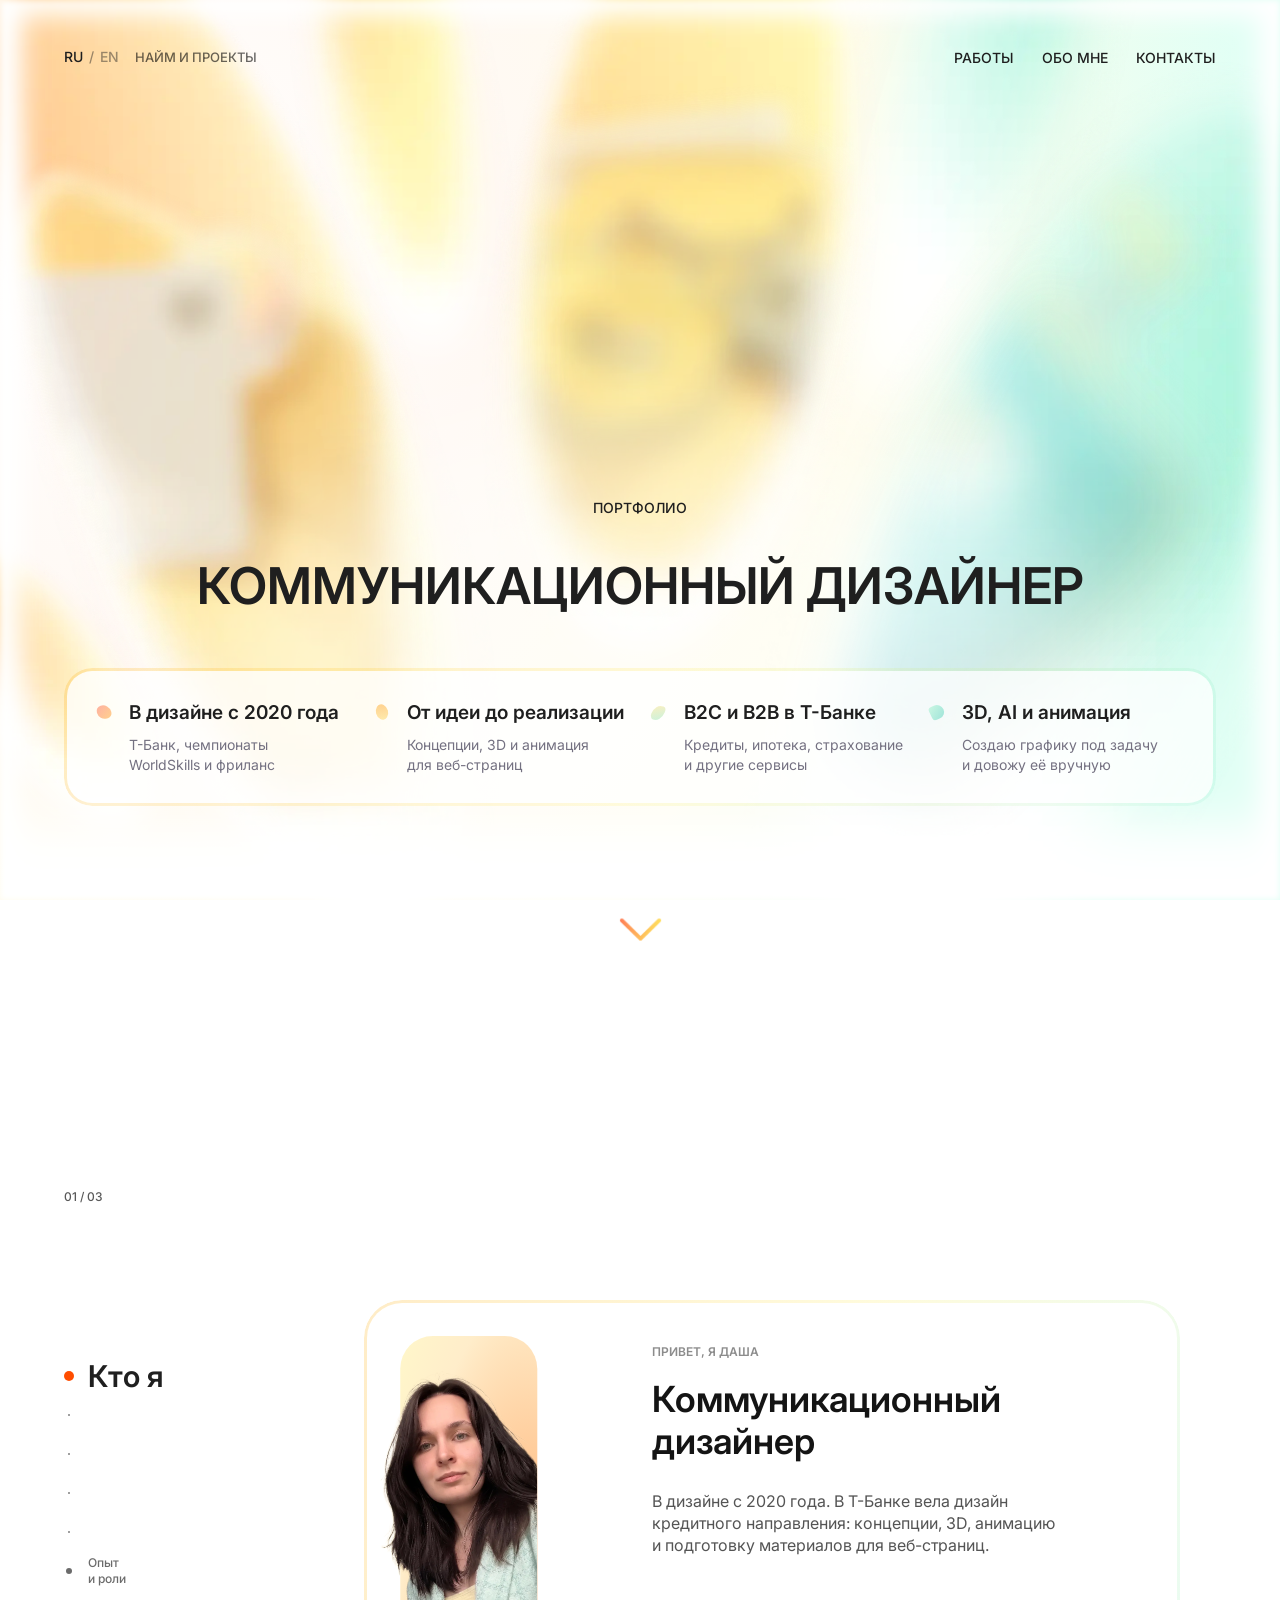
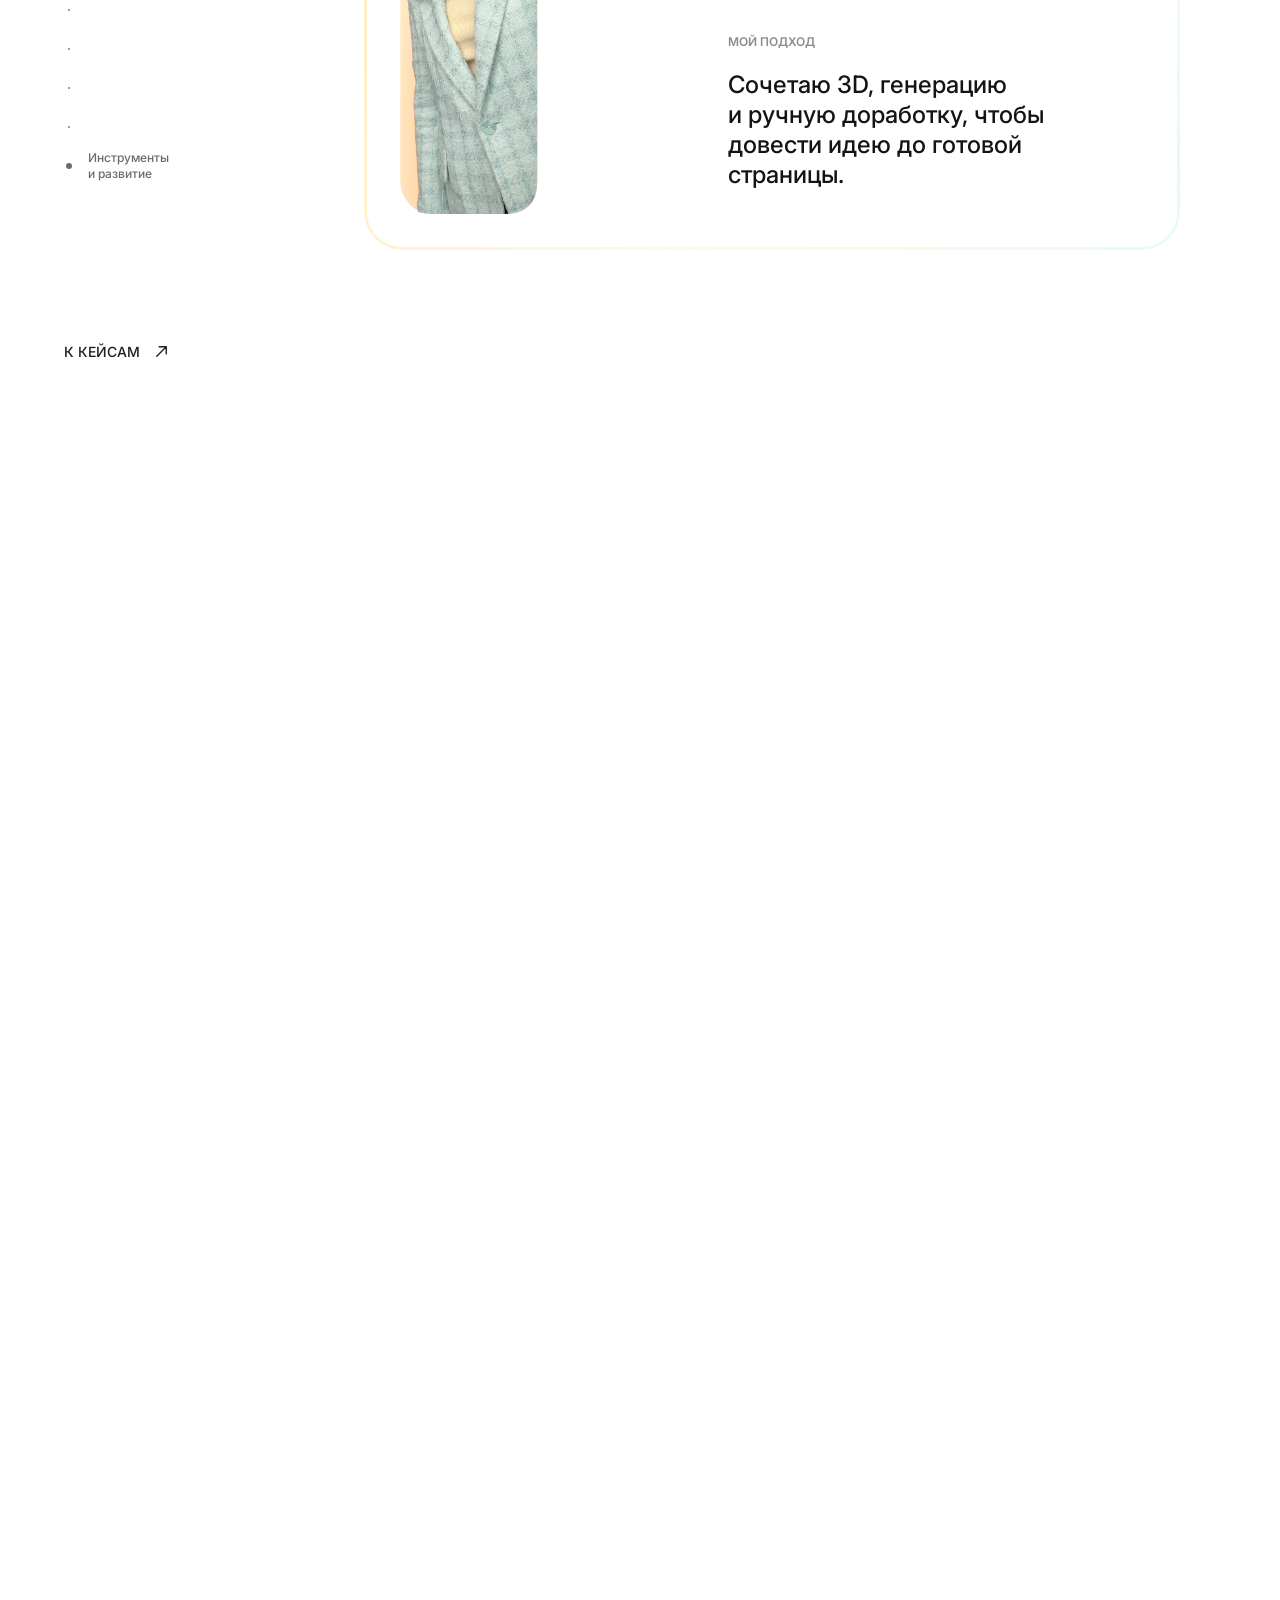
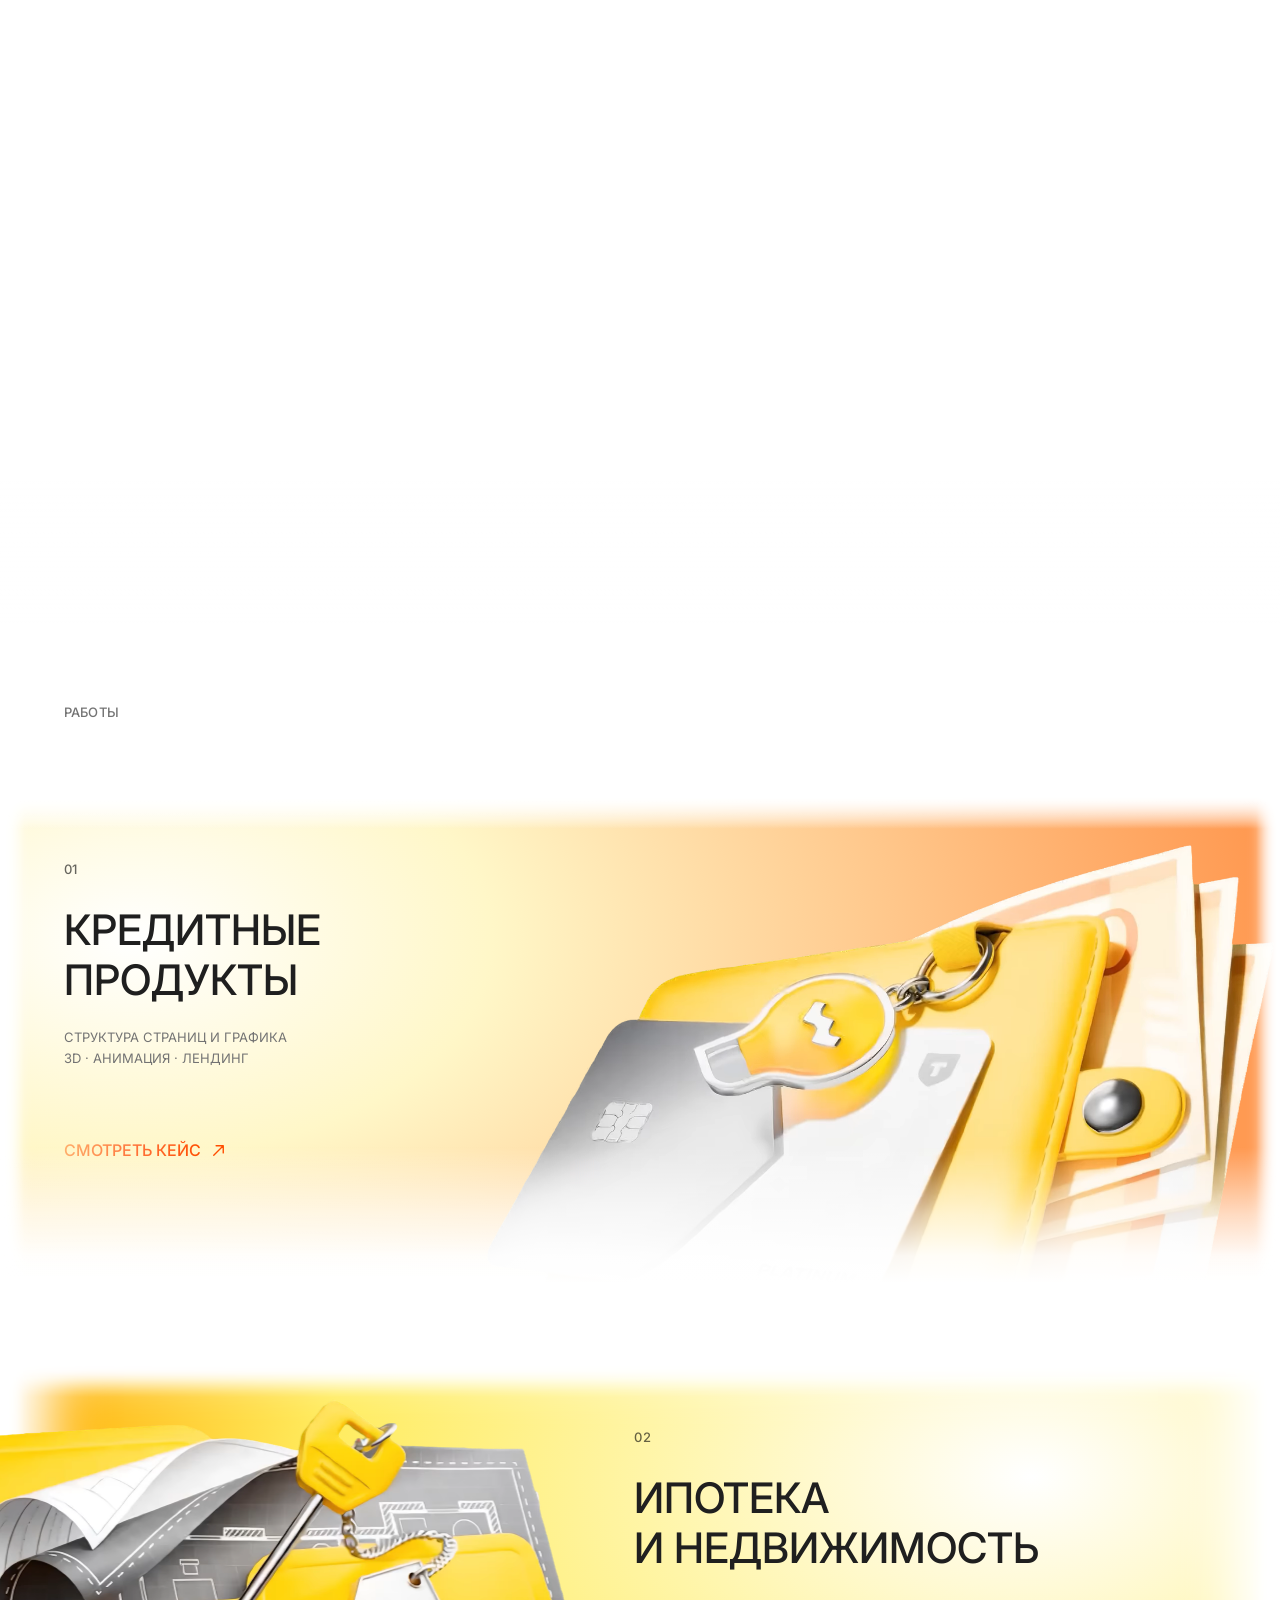
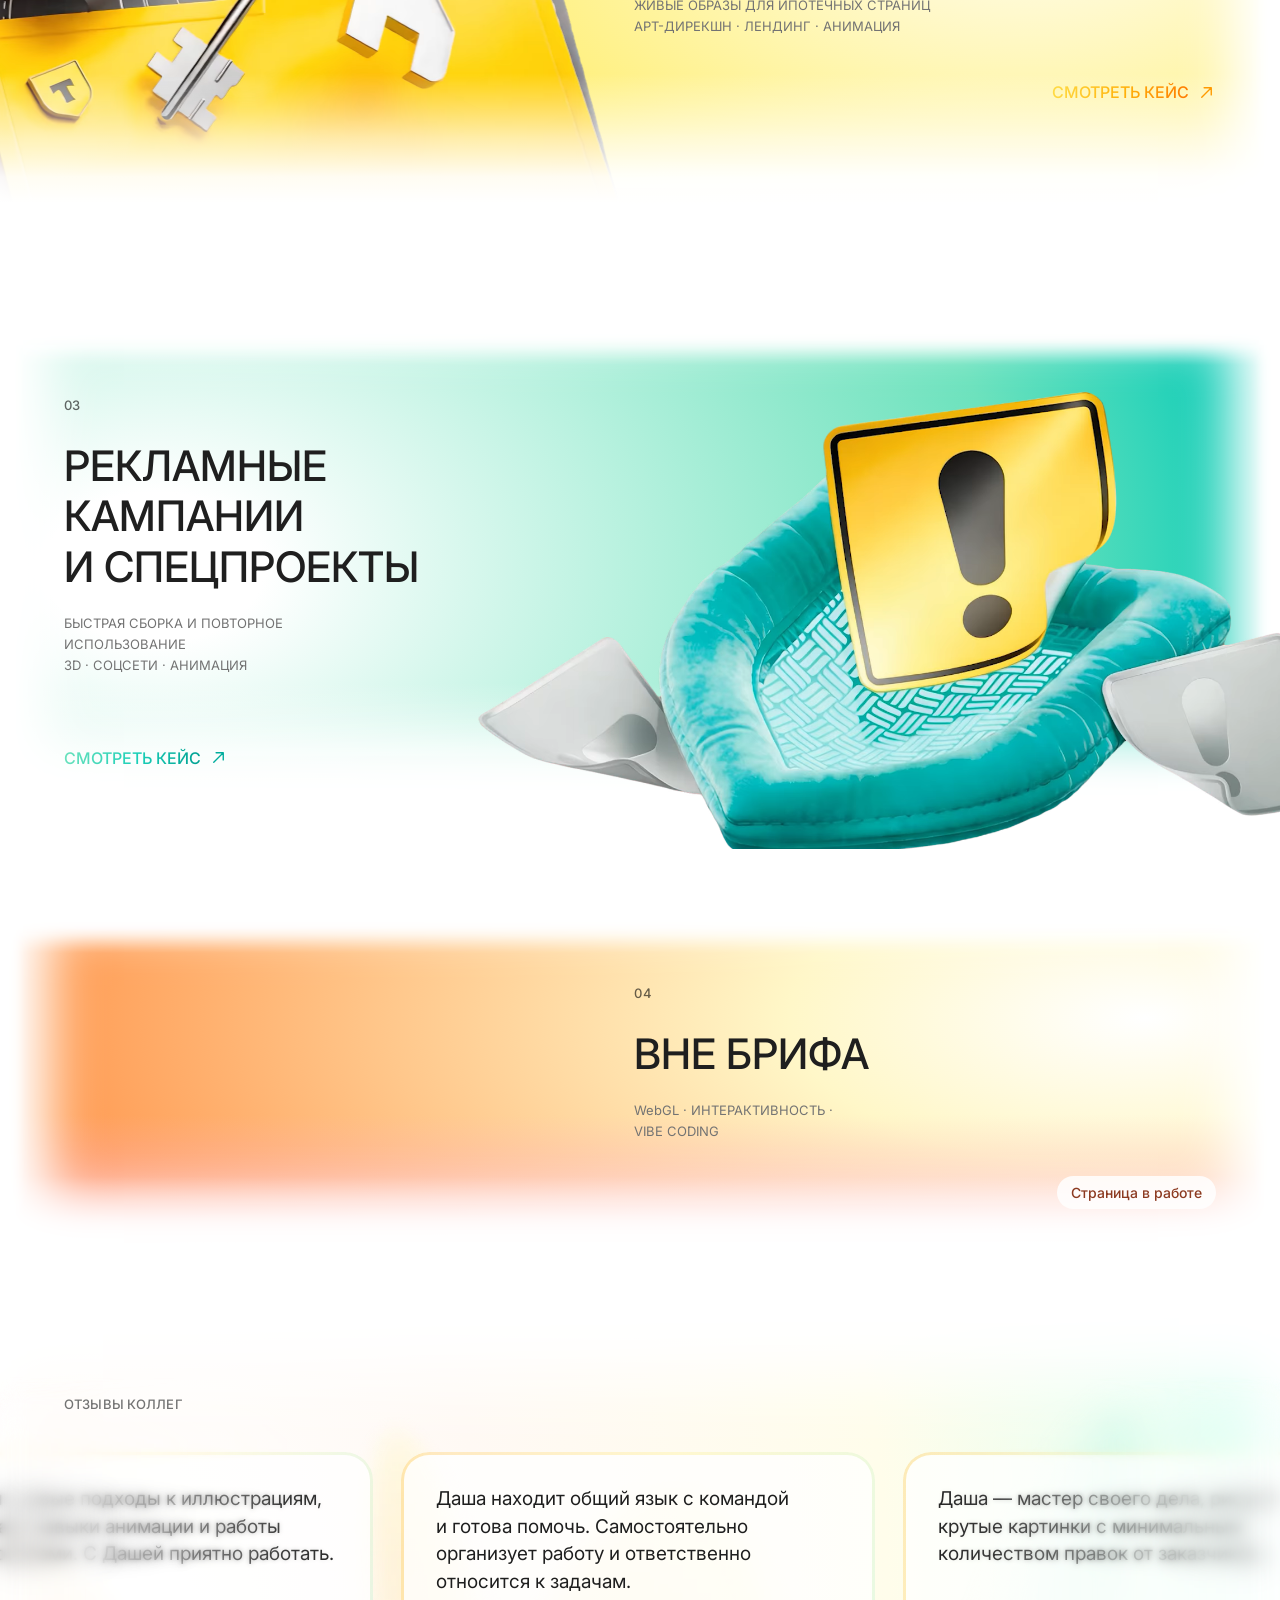
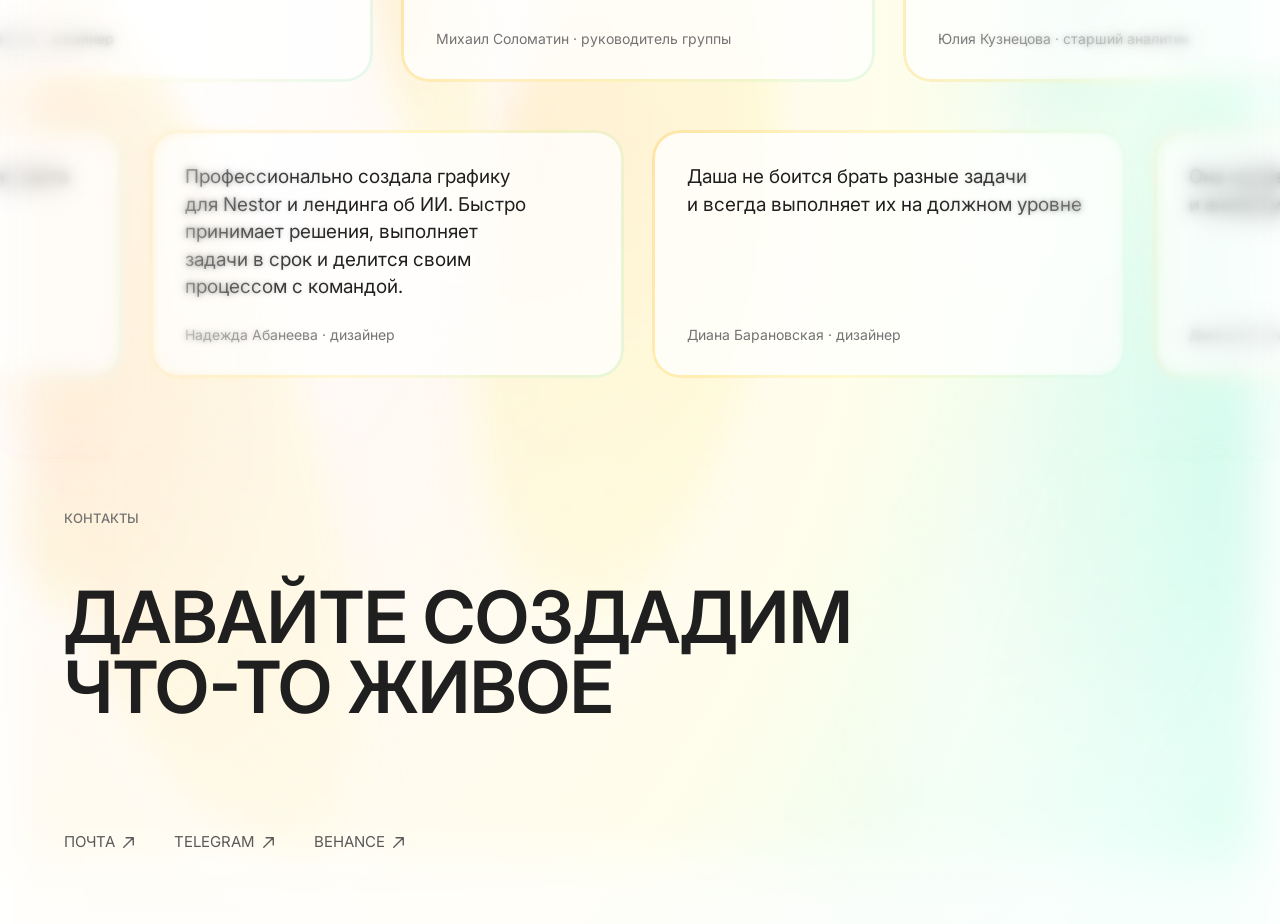
<file: index.html>
<!doctype html>
<html lang="ru">
<head>
  <meta charset="UTF-8">
  <meta name="viewport" content="width=device-width, initial-scale=1.0">
  <meta name="description" content="Дарья — коммуникационный дизайнер. Концепции, 3D и анимация для веб-страниц. Опыт с 2020 года; дизайн кредитного направления Т-Банка.">
  <title>Дарья — коммуникационный и графический дизайнер</title>
  <link rel="preconnect" href="https://fonts.googleapis.com">
  <link rel="preconnect" href="https://fonts.gstatic.com" crossorigin>
  <link href="https://fonts.googleapis.com/css2?family=Inter:wght@400;500;600;700&display=swap" rel="stylesheet">
  <link rel="stylesheet" href="portfolio.css?v=iphone-transparency-2">

</head>
<body class="portal-redesign">
  <svg aria-hidden="true" focusable="false" width="0" height="0" style="position:absolute;width:0;height:0;overflow:hidden">
    <defs>
      <filter id="about-frame-transition-blur" x="-10%" y="-20%" width="120%" height="140%" color-interpolation-filters="sRGB">
        <feGaussianBlur stdDeviation="0 0"></fegaussianblur>
      </filter>
    </defs>
  </svg>

  <main>
    <section class="hero portal-hero" id="top"><div class="portal-art" aria-hidden="true"><div class="portal-stage"><img decoding="async" class="portal-asset" src="assets/portals/full-hero-16-189-lossless.webp?v=portals-6" alt="" style="left:-100.62264251708984px;top:574.0911865234375px;width:310.7425231933594px;height:auto"><img decoding="async" class="portal-asset" src="assets/portals/full-hero-16-187-lossless.webp?v=portals-6" alt="" style="left:290.14019775390625px;top:-290.9948425292969px;width:297.49560546875px;height:auto"><img decoding="async" class="portal-asset" src="assets/portals/full-hero-16-188-lossless.webp?v=portals-6" alt="" style="left:871.2649536132812px;top:-390.8916320800781px;width:457.23284912109375px;height:auto"><img decoding="async" class="portal-asset" src="assets/portals/full-hero-14-114-lossless.webp?v=portals-6" alt="" style="left:-51.294349670410156px;top:-142.499755859375px;width:613.6721801757812px;height:auto"><img decoding="async" class="portal-asset" src="assets/portals/full-hero-14-115-lossless.webp?v=portals-6" alt="" style="left:526.8807373046875px;top:-217.9937286376953px;width:485.7744140625px;height:auto"><img decoding="async" class="portal-asset" src="assets/portals/full-hero-14-116-lossless.webp?v=portals-6" alt="" style="left:821.8921508789062px;top:34.669395446777344px;width:754.0818481445312px;height:auto"><img decoding="async" fetchpriority="high" class="portal-asset" src="assets/portals/full-hero-16-222-lossless.webp?v=portals-6" alt="" style="left:53px;top:314px;width:1333px;height:auto"></div></div><nav class="nav shell" aria-label="Основная навигация"><div class="language-switch" role="group" aria-label="Язык"><button type="button" data-language="ru" aria-pressed="true" lang="ru" aria-label="Русский">RU</button><span aria-hidden="true">/</span><button type="button" data-language="en" aria-pressed="false" lang="en" aria-label="English">EN</button></div><p class="nav__meta">НАЙМ И ПРОЕКТЫ</p><div class="nav__links"><a href="#work">РАБОТЫ</a><a href="#about">ОБО МНЕ</a><a href="#contact">КОНТАКТЫ</a></div></nav><p class="portal-eyebrow">ПОРТФОЛИО</p><h1 class="portal-title">КОММУНИКАЦИОННЫЙ ДИЗАЙНЕР</h1><ul class="hero-highlights" aria-label="Опыт и сильные стороны"><li><strong>В дизайне с 2020 года</strong><span>Т-Банк, чемпионаты WorldSkills и фриланс</span></li><li><strong>От идеи до реализации</strong><span>Концепции, 3D и анимация для веб-страниц</span></li><li><strong>B2C и B2B в Т-Банке</strong><span>Кредиты, ипотека, страхование и другие сервисы</span></li><li><strong>3D, AI и анимация</strong><span>Создаю графику под задачу и довожу её вручную</span></li></ul><a class="portal-down" href="#about" aria-label="Перейти к разделу обо мне"><svg class="portal-down-icon" viewBox="0 0 45 25" width="45" height="25" aria-hidden="true"><defs><linearGradient id="portal-arrow-gradient" x1="0" y1="0" x2="45" y2="16" gradientUnits="userSpaceOnUse"><stop stop-color="#ff7956"/><stop offset="1" stop-color="#ffec5f"/></lineargradient></defs><path d="M3 3 22.5 22 42 3" fill="none" stroke="url(#portal-arrow-gradient)" stroke-width="4" stroke-linecap="round" stroke-linejoin="round"/></svg></a></section>

    <section class="about shell portal-old-about" id="about-original">
      <p class="eyebrow">ABOUT</p>
      <div class="about__content">
        <h1 class="about__statement" aria-label="Я создаю визуальную коммуникацию для цифровых продуктов — от статичных кампаний до анимации, 3D и интерактивных веб-проектов"><span class="about-line">Я создаю визуальную</span><span class="about-line">коммуникацию для цифровых</span><span class="about-line">продуктов — от статичных</span><span class="about-line">кампаний до анимации, 3D</span><span class="about-line">и интерактивных веб-проектов</span></h1>
        <div class="about__experience"><p><strong>2 года 5 месяцев в Т-Банке</strong><br>Лендинги и графика в команде с продуктом, редакторами, SEO и разработкой</p><p>До этого — фриланс: айдентика, веб, презентации и иллюстрации</p><details><summary>Как со мной работали</summary><blockquote><p>Даша анализирует задачу и предлагает несколько вариантов решения, учитывая требования и ограничения</p><cite>Виктория Потапова · редактор интерфейсов</cite></blockquote></details></div>
        <a class="about__work-link" href="#work"><span class="about__work-content"><span class="about__work-label">К РАБОТАМ</span><svg class="about__arrow" viewBox="0 0 24 24" aria-hidden="true"><path d="M6 18 18 6M9 6h9v9"/></svg></span></a>
      </div>
    </section>

    <section class="inspiration shell">
      <p class="eyebrow">TOOLS &amp; CAPABILITIES</p>
      <h2 class="capabilities__title">FOUR DIRECTIONS<br>I WORK IN</h2>
      <div class="capabilities">
        <article tabindex="0"><span>01</span><h3>VISUAL<br>SYSTEMS</h3><p>Мастер-креативы и адаптации: от общего образа кампании до графики для отдельных страниц</p><div class="capability-tools" aria-label="Инструменты: AI, Figma, Adobe Creative Cloud"><img loading="lazy" decoding="async" src="assets/icons/tool-openai-figma.webp" alt="AI"><img loading="lazy" decoding="async" src="assets/icons/tool-figma-figma.webp" alt="Figma"><img loading="lazy" decoding="async" src="assets/icons/tool-cc-figma.webp" alt="Adobe Creative Cloud"></div></article>
        <article tabindex="0"><span>02</span><h3>3D / CGI</h3><p>Предметные и интерьерные сцены: моделирование, материалы, свет и финальная обработка</p><div class="capability-tools" aria-label="Инструменты: Blender, Photoshop, Adobe Creative Cloud"><img loading="lazy" decoding="async" src="assets/icons/tool-blender-figma.webp" alt="Blender"><img loading="lazy" decoding="async" src="assets/icons/tool-photoshop-figma.webp" alt="Photoshop"><img loading="lazy" decoding="async" src="assets/icons/tool-cc-figma.webp" alt="Adobe Creative Cloud"></div></article>
        <article tabindex="0"><span>03</span><h3>АНИМАЦИЯ<br>DESIGN</h3><p>Кинетическая типографика, микроанимация, объясняющие ролики и контент для соцсетей</p><div class="capability-tools" aria-label="Инструменты: Blender, AI, Codex"><img loading="lazy" decoding="async" src="assets/icons/tool-blender-figma.webp" alt="Blender"><img loading="lazy" decoding="async" src="assets/icons/tool-openai-figma.webp" alt="AI"><img loading="lazy" decoding="async" src="assets/icons/tool-codex-figma.webp" alt="Codex"></div></article>
        <article tabindex="0"><span>04</span><h3>INTERACTIVE<br>/ AI</h3><p>Интерактивные веб-прототипы и работа с AI-изображениями — от генерации до ручной доработки</p><div class="capability-tools" aria-label="Инструменты: Codex, AI, Figma"><img loading="lazy" decoding="async" src="assets/icons/tool-codex-figma.webp" alt="Codex"><img loading="lazy" decoding="async" src="assets/icons/tool-openai-figma.webp" alt="AI"><img loading="lazy" decoding="async" src="assets/icons/tool-figma-figma.webp" alt="Figma"></div></article>
      </div>
    </section>


    <section class="resume-desktop portal-resume" id="resume" aria-label="Обо мне">
      <article class="resume-chapter" data-chapter="0">
        <div class="resume-side"><p class="resume-count">01 / 03</p><div class="resume-nav"></div><div class="resume-side-title"><h2>КТО Я</h2><p>КОММУНИКАЦИОННЫЙ<br>ДИЗАЙНЕР</p></div><a class="resume-cases-link" href="#work"><span>К КЕЙСАМ</span><span class="resume-link-arrow">↗</span></a></div>
        <div class="resume-card resume-card--identity"><div class="resume-portrait-group" aria-label="Портрет дизайнера"><div class="resume-portrait resume-portrait--base"><img loading="lazy" decoding="async" src="assets/about-portrait-003-lossless.webp" alt=""></div><div class="resume-portrait resume-portrait--extension" aria-hidden="true"></div></div><p class="resume-kicker">ПРИВЕТ, Я ДАША</p><h3>Коммуникационный<br>дизайнер</h3><p class="resume-body">В дизайне с 2020 года. В Т-Банке вела дизайн кредитного направления: концепции, 3D, анимацию и подготовку материалов для веб-страниц.</p><div class="resume-principle"><p class="resume-principle__label">МОЙ ПОДХОД</p><p class="resume-principle__copy">Сочетаю 3D, генерацию и ручную доработку, чтобы довести идею до готовой страницы.</p></div></div>
      </article>
      <article class="resume-chapter" data-chapter="1">
        <div class="resume-side"><p class="resume-count">02 / 03</p><div class="resume-nav"></div><div class="resume-side-title"><h2>ОПЫТ<br>И РОЛИ</h2></div><a class="resume-cases-link" href="#work"><span>К КЕЙСАМ</span><span class="resume-link-arrow">↗</span></a></div>
        <div class="resume-card resume-card--experience"><svg class="experience-network" viewBox="0 0 816 550" aria-hidden="true" focusable="false"><path d="M256 188 C285 188 280 194 306 194"/><path d="M400 368 C426 368 420 390 446 390"/><path class="experience-network__journey" d="M132 240 C132 310 312 262 312 330"/></svg><h3>Опыт и профессиональный путь</h3><div class="experience-period experience-period--bank"><div class="experience-period__identity"><span class="experience-period__dot"></span><h4>Т‑Банк</h4><p>Май 2024 — сент. 2026</p></div><div class="experience-period__content"><p class="experience-period__summary">Дизайн кредитного направления</p><p class="experience-period__detail">Развивала концепции, создавала 3D и анимацию. Согласовывала решения с продуктом, маркетингом и разработчиками.</p></div></div><div class="experience-period experience-period--championships"><div class="experience-period__identity"><span class="experience-period__dot"></span><h4>WorldSkills</h4><p>Фев. 2023 — май 2024</p></div><div class="experience-period__content"><p class="experience-period__summary">Победительница WorldSkills — 2023</p><p class="experience-period__detail">Всероссийский этап, графический дизайн. Готовила участников, вела лекции по Blender; один стал призёром на городском уровне.</p></div></div><div class="experience-period experience-period--freelance"><div class="experience-period__identity"><span class="experience-period__dot"></span><h4>Фриланс</h4><p>Март 2020 — май 2024</p></div><div class="experience-period__content"><p class="experience-period__summary">Концепции, графика, 3D и анимация</p><p class="experience-period__detail">Разрабатывала концепции и графику по брифам: композицию, типографику, 3D, анимацию, иллюстрации и комиксы.</p></div></div></div>
      </article>

      <article class="resume-chapter" data-chapter="2">
        <div class="resume-side"><p class="resume-count">03 / 03</p><div class="resume-nav"></div><div class="resume-side-title"><h2>ИНСТРУМЕНТЫ<br>И РАЗВИТИЕ</h2></div><a class="resume-cases-link" href="#work"><span>К КЕЙСАМ</span><span class="resume-link-arrow">↗</span></a></div>
        <div class="resume-card resume-card--practice"><div class="practice-tool-column" aria-label="Основные инструменты. Прокручивайте вертикально"><div class="resume-stack"><button data-tool="Figma" data-description="Проектирую структуру страниц, собираю макеты и проверяю сценарии интерфейса"><img loading="lazy" decoding="async" src="assets/icons/tool-figma-figma.webp" alt="Figma"></button><button data-tool="Blender" data-description="Моделирую, настраиваю материалы и свет, подготавливаю сцены и рендеры"><img loading="lazy" decoding="async" src="assets/icons/tool-blender-figma.webp" alt="Blender"></button><button data-tool="Photoshop" data-description="Финализирую 3D-рендеры и AI-изображения: правлю детали, собираю композицию и готовлю графику для веба"><img loading="lazy" decoding="async" src="assets/icons/tool-photoshop-figma.webp" alt="Photoshop"></button><button data-tool="Adobe Creative Cloud" data-description="Создаю и финализирую анимацию в After Effects и Premiere Pro; готовлю видео для веба"><img loading="lazy" decoding="async" src="assets/icons/tool-cc-figma.webp" alt="Adobe Creative Cloud"></button><button data-tool="Codex" data-description="Готовлю и правлю промпты для визуальных генераций и прототипирую интерактивные сцены"><img loading="lazy" decoding="async" src="assets/icons/tool-codex-figma.webp" alt="Codex"></button><button data-tool="Claude Code" data-description="Оптимизирую код и создаю интерактивные сцены на WebGL"><img loading="lazy" decoding="async" src="assets/icons/tool-claude-code-figma.png" alt="Claude Code"></button><button data-tool="AI" data-description="Генерирую изображения в Nano Banana и анимацию в Seedance AI; дорабатываю материалы вручную"><img loading="lazy" decoding="async" src="assets/icons/tool-openai-figma.webp" alt="AI"></button></div></div><div class="practice-main"><p class="practice-overline">ПРАКТИКА И ВЕКТОР</p><h3>Инструменты под задачу</h3><div class="tool-description"><strong>PHOTOSHOP</strong><p>Финализирую 3D-рендеры и AI-изображения: правлю детали, собираю композицию и готовлю графику для веба</p></div></div><div class="practice-next"><p class="next-label">ОСВАИВАЮ ДАЛЬШЕ</p><h4>Интерактивность<br>и процедурная графика</h4><p class="next-copy">Framer — для интерактивных сценариев<br>Houdini — для сложной графики и 3D</p></div></div>
      </article>
    </section>

    <section class="cases" id="work" aria-label="Избранные проекты">
      <p class="eyebrow cases__heading shell">РАБОТЫ</p>
      <article class="case case--shared-fade">
<div class="case__copy"><p class="eyebrow">01</p><h2><span>КРЕДИТНЫЕ</span><span>ПРОДУКТЫ</span></h2><p class="case__meta">СТРУКТУРА СТРАНИЦ И ГРАФИКА<br>3D · АНИМАЦИЯ · ЛЕНДИНГ</p><button class="case__details" type="button" aria-controls="credit-products-case" aria-expanded="false"><span>СМОТРЕТЬ КЕЙС</span><svg class="about__arrow" viewBox="0 0 24 24" aria-hidden="true"><path d="M6 18 18 6M9 6h9v9"/></svg></button></div>
        <div class="case__media media-one"><video class="case__video" muted playsinline preload="none" aria-label="Видео кейса Кредитные продукты"><source src="assets/videos/credit-user-4567-alpha.webm" type="video/webm"></video></div>
      </article>
      <article class="case case--reverse">
        <div class="case__copy"><p class="eyebrow">02</p><h2><span>ИПОТЕКА</span><span>И НЕДВИЖИМОСТЬ</span></h2><p class="case__meta case__meta--mortgage">ЖИВЫЕ ОБРАЗЫ ДЛЯ ИПОТЕЧНЫХ СТРАНИЦ<br>АРТ-ДИРЕКШН · ЛЕНДИНГ · АНИМАЦИЯ</p></div>
        <div class="case__media media-two"><video class="case__video" muted playsinline preload="none" aria-label="Видео кейса Ипотека и недвижимость"><source src="assets/videos/mortgage-user-keyed-1080p.webm" type="video/webm"></video><video class="case__video-fade" muted playsinline preload="none" aria-hidden="true"><source src="assets/videos/mortgage-user-keyed-1080p.webm" type="video/webm"></video></div>
        <button class="case__details case__details--edge" type="button" aria-controls="real-estate-case" aria-expanded="false"><span>СМОТРЕТЬ КЕЙС</span><svg class="about__arrow" viewBox="0 0 24 24" aria-hidden="true"><path d="M6 18 18 6M9 6h9v9"/></svg></button>
      </article>
      <article class="case">
        <div class="case__copy"><p class="eyebrow">03</p><h2><span>РЕКЛАМНЫЕ</span><span>КАМПАНИИ</span><span>И СПЕЦПРОЕКТЫ</span></h2><p class="case__meta">БЫСТРАЯ СБОРКА И ПОВТОРНОЕ ИСПОЛЬЗОВАНИЕ<br>3D · СОЦСЕТИ · АНИМАЦИЯ</p><button class="case__details" type="button" aria-controls="special-projects-case" aria-expanded="false"><span>СМОТРЕТЬ КЕЙС</span><svg class="about__arrow" viewBox="0 0 24 24" aria-hidden="true"><path d="M6 18 18 6M9 6h9v9"/></svg></button></div>
        <div class="case__media media-three"><video class="case__video" muted playsinline preload="none" aria-label="Видео кейса Страхование"><source src="assets/videos/insurance-user-keyed-1080p.webm" type="video/webm"></video></div>
      </article>
      <article class="case case--reverse case--interactive">
        <div class="case__copy">
          <p class="eyebrow">04</p><h2>ВНЕ БРИФА</h2>
          <p class="case__meta">WebGL · ИНТЕРАКТИВНОСТЬ · VIBE CODING</p>
        </div>
        <div class="case__media"><iframe class="case__webgl" allowtransparency="true" src="jl-interactive.html?preview=ios-10" title="WebGL-превью JL Interactive" loading="lazy" tabindex="-1"></iframe></div>
        <span class="case__details case__details--edge case__status">Страница в работе</span>
      </article>
    </section>

    <footer class="contact shell footer-contact" id="contact">
<div class="footer-portals" aria-hidden="true"><img decoding="async" src="assets/portals/full-about-14-114-lossless.webp" alt="" style="left:-10%;top:180px;width:clamp(350px,43vw,620px)" loading="lazy"><img decoding="async" src="assets/portals/full-about-14-115-lossless.webp" alt="" style="left:32%;top:140px;width:clamp(270px,34vw,490px)" loading="lazy"><img decoding="async" src="assets/portals/full-about-14-116-lossless.webp" alt="" style="left:64%;top:290px;width:clamp(390px,53vw,760px)" loading="lazy"><img decoding="async" src="assets/portals/full-about-16-189-lossless.webp" alt="" style="left:-8%;top:700px;width:240px" loading="lazy"><img decoding="async" src="assets/portals/full-about-16-187-lossless.webp" alt="" style="left:25%;top:90px;width:220px" loading="lazy"><img decoding="async" src="assets/portals/full-about-16-188-lossless.webp" alt="" style="left:70%;top:50px;width:300px" loading="lazy"></div><section class="footer-reviews" id="reviews" aria-labelledby="footer-reviews-title"><h2 id="footer-reviews-title" class="footer-reviews__heading">Отзывы коллег</h2><div class="footer-reviews__row" tabindex="0" aria-label="Строка отзывов 1"><div class="footer-reviews__track"><article class="footer-review-card" tabindex="0"><blockquote><p>Даша находит общий язык с командой и готова помочь. Самостоятельно организует работу и ответственно относится к задачам.</p><cite>Михаил Соломатин · руководитель группы</cite></blockquote></article><article class="footer-review-card" tabindex="0"><blockquote><p>Даша — мастер своего дела, рисует крутые картинки с минимальным количеством правок от заказчиков.</p><cite>Юлия Кузнецова · старший аналитик</cite></blockquote></article><article class="footer-review-card" tabindex="0"><blockquote><p>Даша анализирует задачу и предлагает несколько вариантов решения, учитывая требования и ограничения</p><cite>Виктория Потапова · редактор интерфейсов</cite></blockquote></article><article class="footer-review-card" tabindex="0"><blockquote><p>Находит новые подходы к иллюстрациям, развивает навыки анимации и работы с материалами. С Дашей приятно работать.</p><cite>Анна Талапова · дизайнер</cite></blockquote></article></div></div><div class="footer-reviews__row" tabindex="0" aria-label="Строка отзывов 2"><div class="footer-reviews__track"><article class="footer-review-card" tabindex="0"><blockquote><p>Профессионально создала графику для Nestor и лендинга об ИИ. Быстро принимает решения, выполняет задачи в срок и делится своим процессом с командой.</p><cite>Надежда Абанеева · дизайнер</cite></blockquote></article><article class="footer-review-card" tabindex="0"><blockquote><p>Даша не боится брать разные задачи и всегда выполняет их на должном уровне</p><cite>Диана Барановская · дизайнер</cite></blockquote></article><article class="footer-review-card" tabindex="0"><blockquote><p>Она профессионально работает с графикой и анимацией, уделяя внимание деталям</p><cite>Дмитрий Богатырев · дизайнер</cite></blockquote></article><article class="footer-review-card" tabindex="0"><blockquote><p>Создаёт сильные визуалы, которые часто становятся примером для других дизайнеров. Отлично справляется с графическими задачами.</p><cite>Пётр Михайленко · дизайнер</cite></blockquote></article></div></div></section>
      <p class="eyebrow">КОНТАКТЫ</p>
      <h2>ДАВАЙТЕ СОЗДАДИМ<br>ЧТО-ТО ЖИВОЕ</h2>
      <div class="contact__links"><a href="mailto:koteikakarl@gmail.com">ПОЧТА ↗</a><a href="https://t.me/HeygoV" target="_blank" rel="noopener noreferrer">TELEGRAM ↗</a><a href="https://www.behance.net/karlkot" target="_blank" rel="noopener noreferrer">BEHANCE ↗</a></div>
    </footer>
  </main>

  <section class="case-study" id="credit-products-case" role="dialog" aria-modal="true" tabindex="-1" aria-label="Кейс «Кредитные продукты»" hidden>
    <div class="case-study__scroll">
      <header class="case-study__hero case-study__tracked" id="credit-overview">
        <div class="case-study__hero-copy">
          <h1>КРЕДИТНЫЕ<br>ПРОДУКТЫ</h1>
          <p class="case-study__lead">Вела дизайн кредитного направления: развивала концепции, создавала 3D и анимацию для веб-страниц. В автокредитах вместе с редактором обновила структуру.</p>
        </div>
        <div class="case-study__hero-media case__media media-one">
          <video class="case__video" muted playsinline preload="none" aria-label="Видео кейса Кредитные продукты"><source src="assets/videos/credit-user-4567-alpha.webm" type="video/webm"></video>
        </div>
      </header>

      <div class="case-study__body">
        <aside class="case-study__rail">
          <button class="case-study__close" type="button" aria-label="Закрыть кейс"><span>←</span> К КЕЙСАМ</button>
          <nav class="resume-nav case-study__nav" aria-label="Навигация по кейсу">
            <button class="is-active" type="button" data-target="credit-task">Контекст</button>
            <button type="button" data-target="credit-process">Процесс</button>
            <button type="button" data-target="credit-motion">Анимация</button>
            <button type="button" data-target="credit-gallery">Галерея</button>
          </nav>
        </aside>

        <div class="case-study__content">
        <section class="case-study__section case-study__tracked" id="credit-task">
          <div class="case-study__section-copy">
            <div class="case-context"><p><strong>Моя работа</strong> · Концепции, 3D-иллюстрации и анимация для кредитных страниц. Готовила материалы к интеграции и проверяла результат с разработчиками. Участвовала в A/B-тестированиях с продуктовой командой.</p><p><strong>Публикация</strong> · Страницы и материалы опубликованы. У завершённых кампаний контент по текущим ссылкам мог измениться.</p></div>
            <h2>Задача и исходные материалы</h2><ul class="case-highlights"><li><strong>Инициатива в структуре</strong><span>Пересобрала автокредиты вместе с редактором</span></li><li><strong>От макета до страницы</strong><span>Концепция, графика и подготовка к публикации</span></li><li><strong>Опубликованное решение</strong><span>Страница с переходом к форме заявки</span></li></ul>
            <p class="case-study__intro">Создавала собственные и развивала готовые концепции с учётом задачи, фирменного стиля и аудитории. Готовила 3D, анимацию и материалы для страниц; вместе с редактором уточняла структуру.</p>
            <div class="case-task-media" aria-label="Графические композиции для продуктовых страниц">
              <figure class="case-task-media__main"><img loading="lazy" decoding="async" src="assets/cases/credit-overview-main.webp" alt="Композиция со щитом и символами финансовых продуктов"></figure>
              <figure class="case-task-media__detail"><img loading="lazy" decoding="async" src="assets/cases/credit-overview-detail-lossless.webp" alt="Графическая деталь страницы"></figure>
              <figure class="case-task-media__motion"><img loading="lazy" decoding="async" src="assets/cases/credit-overview-motion.webp" alt="Кадр анимационной сцены"></figure>
            </div>
          </div>
        </section>

        <section class="case-study__section case-study__tracked" id="credit-process">
          <div class="case-study__section-copy">
            <h2>От задачи к готовой странице</h2>
              <p class="case-study__intro">В кредитной команде участвовала в A/B-тестированиях совместно с продуктовой командой. Подробности экспериментов защищены NDA.</p>
            <div class="case-process" aria-label="Процесс редизайна">
              <div class="case-process__plate" aria-hidden="true"></div>
              <svg class="case-process__network" aria-hidden="true"></svg>
              <article class="process-card process-card--audit" data-node="audit"><span>АУДИТ</span><h3>Уточнила задачу</h3><p>Контент и ограничения страницы</p></article>
              <article class="process-card process-card--composition" data-node="composition"><span>КОМПОЗИЦИЯ</span><h3>Собрала страницу</h3><p>Порядок блоков и визуальные акценты</p></article>
              <article class="process-card process-card--system" data-node="system"><span>ВИЗУАЛЬНАЯ СИСТЕМА</span><h3>Развила образ</h3><p>От исходного креатива к 3D-сценам</p></article>
              <article class="process-card process-card--implementation" data-node="implementation"><span>ПРОВЕРКА</span><h3>Подготовила анимацию</h3><p>Сценарий движения для страницы</p></article>
              <article class="process-chip process-chip--limits" data-node="limits"><span>ОГРАНИЧЕНИЯ</span><p>Что уже работает</p></article>
              <article class="process-chip process-chip--key" data-node="key"><span>ОБРАЗ КАМПАНИИ</span><p>Образ продукта</p></article>
              <article class="process-chip process-chip--motion" data-node="motion"><span>АНИМАЦИЯ</span><p>Сценарий движения</p></article>
              <span class="case-process__production" data-node="production">МАТЕРИАЛЫ</span>
            </div>
          <div class="case-outcome"><h3>Автокредиты: инициировала обновление структуры</h3><p>Задача началась с обновления графики, но я предложила пересмотреть и структуру страницы. Вместе с редактором убрали повторяющиеся иллюстрации, три неинформативные точки входа и лишние ссылки. Страница стала компактнее и сосредоточилась на подаче заявки.</p><p>Обновлённую страницу опубликовали. Заявку вынесли в отдельную форму продуктовой команды; на странице оставили переход к ней. В структуре чётче разделили виды автокредитов. Весной 2026 года после редизайна вырос переход к полной заявке. Конверсия в заявку по направлению автокредитов от производителей была на 52% выше, чем по остальным видам автокредитов.</p><a href="https://www.tbank.ru/loans/auto-loan/" target="_blank" rel="noopener noreferrer">Открыть страницу ↗</a></div>
</div>
        </section>

        <section class="case-study__section case-study__tracked" id="credit-motion">
          <div class="case-study__section-copy">
            <h2>Анимации для рекламных кампаний</h2><p class="case-study__intro">Создавала графику и анимацию для рекламных кампаний кредитных продуктов, в том числе для hero-секций веб-страниц. A/B-тест 2025 года показал рост конверсии в полную заявку; результат стал основанием для внедрения анимации в другие продукты. Согласовывала форматы с разработчиками и проверяла воспроизведение после интеграции.</p>
            <div class="case-motion" data-motion-slide="0">
              <div class="case-motion__node-backdrop" aria-hidden="true"><img loading="lazy" decoding="async" src="assets/cases/credit-motion-laptop.webp" alt=""></div>
              <div class="case-motion__viewport">
                <video class="case-motion__video is-active" muted loop playsinline preload="none"><source src="assets/videos/credit-case-hero.webm" type="video/webm"></video>
                <video class="case-motion__video" muted loop playsinline preload="none" aria-label="Кредитные карты с животными и светодиодами"><source src="assets/videos/credit-cards-diods.webm" type="video/webm"></video>
              </div>
              <div class="case-motion__controls" aria-label="Переключение анимаций">
                <button class="is-active" type="button" aria-label="Показать первую анимацию" aria-current="true"></button>
                <button type="button" aria-label="Показать карты с животными и светодиодами"></button>
              </div>
            </div>

          <p class="case-motion__caption">Вторая анимация с мерцающими картами использовалась в рекламной кампании на веб-страницах Т-Банка.</p>
          </div>
        </section>

        <section class="case-study__section case-study__section--gallery case-study__tracked" id="credit-gallery">
          <div class="case-study__section-copy">
            <h2>Опубликованные материалы кампаний</h2><p class="gallery-methods">Подбираю технику под задачу: собственное 3D или сочетание 3D и нейросетевой доработки. Летние креативы Platinum созданы для рекламной кампании 2025 года в комбинированной технике. Все работы использовались на веб-страницах Т-Банка, в том числе для рекламных и сезонных кампаний.</p>

            <div class="case-gallery scroll-gallery" style="--gallery-ratio:976/3309.998962" aria-label="Галерея графики кредитных продуктов">
              <div class="case-gallery__plate" aria-hidden="true"></div>
              <figure aria-describedby="gallery-caption-credit-1" class="case-gallery__item" style="--item-x:17.1107%;--item-y:0.000000%;--item-width:79.9403%;--item-ratio:780.217/393.355;--image-x:-11.64035%;--image-y:2.91594%;--image-width:133.03145%;--image-height:202.13242%;--image-rotation:0deg;--image-background:linear-gradient(157deg,#f8f8f8,#e7e7e7)"><img src="assets/cases/credit-gallery-6-figma.webp" alt="Автомобиль под жёлтым покрывалом со знаками процентов" width="780" height="393" loading="lazy" decoding="async"><figcaption class="case-gallery__caption" id="gallery-caption-credit-1">Автокредит</figcaption></figure>
              <figure aria-describedby="gallery-caption-credit-2" class="case-gallery__item" style="--item-x:0.1025%;--item-y:12.759881%;--item-width:62.2622%;--item-ratio:607.679/415;--image-x:0.00000%;--image-y:0.00000%;--image-width:100.00378%;--image-height:102.51108%;--image-rotation:0deg;--image-background:#f6f6f6"><img src="assets/cases/credit-gallery-beach.webp" alt="Кредитная карта в летней сцене" width="608" height="415" loading="lazy" decoding="async"><figcaption class="case-gallery__caption" id="gallery-caption-credit-2">Летняя рекламная кампания Platinum, 2025</figcaption></figure>
              <figure aria-describedby="gallery-caption-credit-3" class="case-gallery__item" style="--item-x:39.5492%;--item-y:26.173810%;--item-width:60.4331%;--item-ratio:589.827/522.023;--image-x:-11.14903%;--image-y:-13.00709%;--image-width:148.16870%;--image-height:128.85773%;--image-rotation:0deg;--image-background:linear-gradient(90deg,#fff29e,#ffdd2d)"><img src="assets/cases/credit-gallery-card-lossless.webp" alt="Композиция с кредитной картой" width="590" height="522" loading="lazy" decoding="async"><figcaption class="case-gallery__caption" id="gallery-caption-credit-3">Кредитная карта Platinum</figcaption></figure>
              <figure aria-describedby="gallery-caption-credit-4" class="case-gallery__item" style="--item-x:17.7254%;--item-y:42.821147%;--item-width:64.4467%;--item-ratio:629/429;--image-x:-20.93800%;--image-y:0.11189%;--image-width:162.31526%;--image-height:133.94662%;--image-rotation:0deg;--image-background:linear-gradient(118deg,#ffde83,#ff7f24)"><img src="assets/cases/credit-gallery-hero-lossless.webp" alt="Hero-композиция кредитной страницы" width="629" height="429" loading="lazy" decoding="async"><figcaption class="case-gallery__caption" id="gallery-caption-credit-4">Кредит наличными</figcaption></figure>
              <figure aria-describedby="gallery-caption-credit-5" class="case-gallery__item" style="--item-x:0.0000%;--item-y:56.658014%;--item-width:72.8484%;--item-ratio:711/456.011;--image-x:-17.29817%;--image-y:-10.10721%;--image-width:134.87159%;--image-height:115.91409%;--image-rotation:0deg;--image-background:linear-gradient(90deg,#ebf5ff,#94c2ff)"><img src="assets/cases/credit-gallery-cats.webp" alt="Иллюстрация платиновых карт" width="711" height="456" loading="lazy" decoding="async"><figcaption class="case-gallery__caption" id="gallery-caption-credit-5">Рекламная кампания Platinum</figcaption></figure>
              <figure aria-describedby="gallery-caption-credit-6" class="case-gallery__item" style="--item-x:35.1434%;--item-y:71.310884%;--item-width:64.0369%;--item-ratio:625/452;--image-x:-5.92000%;--image-y:0.00000%;--image-width:115.68000%;--image-height:111.50442%;--image-rotation:0deg;--image-background:linear-gradient(90deg,#ffedb8,#ff8c3d)"><img src="assets/cases/credit-gallery-water.webp" alt="Графика кредитного продукта у воды" width="625" height="452" loading="lazy" decoding="async"><figcaption class="case-gallery__caption" id="gallery-caption-credit-6">Летняя рекламная кампания Platinum, 2025</figcaption></figure>
              <figure aria-describedby="gallery-caption-credit-7" class="case-gallery__item" style="--item-x:0.1025%;--item-y:85.842641%;--item-width:68.4426%;--item-ratio:668/444.258;--image-x:-1.28892%;--image-y:-28.81434%;--image-width:101.28817%;--image-height:152.30001%;--image-rotation:0deg;--image-background:#f6f6f6"><img src="assets/cases/credit-gallery-phone.webp" alt="Синяя графическая сцена" width="668" height="444" loading="lazy" decoding="async"><figcaption class="case-gallery__caption" id="gallery-caption-credit-7">Заём до зарплаты</figcaption></figure>
              </div>
          </div>
        </section>
<nav class="case-next" aria-label="Другие работы"><h2>Другие работы</h2><div class="case-next__grid"><a class="case-next__link" href="#real-estate-case" data-next-case="real-estate-case"><span class="case-next__image case-next__image--mortgage"><span class="case-next__art"><img src="assets/cases/mortgage-navigation-source.webp" alt="" loading="lazy" decoding="async"></span></span><span class="case-next__caption"><span class="case-next__title">Ипотека и недвижимость</span><span class="case-next__arrow" aria-hidden="true">↗</span></span></a><a class="case-next__link" href="#special-projects-case" data-next-case="special-projects-case"><span class="case-next__image case-next__image--special"><span class="case-next__art"><img src="assets/cases/special-navigation-source.webp" alt="" loading="lazy" decoding="async"></span></span><span class="case-next__caption"><span class="case-next__title">Рекламные кампании и спецпроекты</span><span class="case-next__arrow" aria-hidden="true">↗</span></span></a></div></nav>
        </div>
      </div>
    </div>
  </section>

  <section class="case-study case-study--mortgage" id="real-estate-case" role="dialog" aria-modal="true" tabindex="-1" aria-label="Кейс «Ипотечные продукты и недвижимость»" hidden>
    <div class="case-study__scroll">
      <header class="case-study__hero case-study__tracked" id="mortgage-overview">
        <div class="case-study__hero-copy">
          <h1>ИПОТЕКА<br>И НЕДВИЖИМОСТЬ</h1>
          <p class="case-study__lead">Обновила графику и структуру ипотечных страниц: вместо пластиковых символов предложила живые домашние сцены и выделила приоритетные продукты.</p>
        </div>
        <div class="case-study__hero-media case__media media-two">
          <video class="case__video" muted playsinline preload="none" aria-label="Видео кейса Ипотека и недвижимость"><source src="assets/videos/mortgage-user-keyed-1080p.webm" type="video/webm"></video>
        </div>
      </header>

      <div class="case-study__body">
        <aside class="case-study__rail">
          <button class="case-study__close" type="button" aria-label="Закрыть кейс"><span>←</span> К КЕЙСАМ</button>
          <nav class="resume-nav case-study__nav" aria-label="Навигация по кейсу">
            <button class="is-active" type="button" data-target="mortgage-task">Контекст</button>
            <button type="button" data-target="mortgage-process">Процесс</button>
            <button type="button" data-target="mortgage-motion">Анимация</button>
            <button type="button" data-target="mortgage-gallery">Галерея</button>
          </nav>
        </aside>

        <div class="case-study__content">
          <section class="case-study__section case-study__tracked" id="mortgage-task">
            <div class="case-study__section-copy">
            <div class="case-context"><p><strong>Моя работа</strong> · Визуальное направление, 3D и анимация. Вместе с редактором перестроила блоки разводящей страницы и полностью обновила её графику. Участвовала в A/B-тестированиях с продуктовой командой.</p></div>
              <h2>От символа дома к жилому пространству</h2><ul class="case-highlights"><li><strong>Живые домашние сцены</strong><span>Новый визуальный подход для ипотечных продуктов</span></li><li><strong>Рост заявок</strong><span>После обновления ипотечных страниц</span></li><li><strong>Повторное использование</strong><span>Иллюстрации на ресурсах банка и в гайдах</span></li></ul>
              <p class="case-study__intro">Нужно было уйти от пластиковых 3D-объектов к более живой подаче, ориентированной на людей. Я предложила сцены со знакомыми домашними предметами: они связывали ипотечный продукт с реальным жильём и повседневной жизнью. Впоследствии A/B-тестирование показало значительный рост конверсии обновлённой страницы. Подробности и численные результаты защищены NDA.</p>
              <div class="mortgage-before-after" data-before-after style="--reveal:47.33%" aria-label="Сравнение иллюстраций до и после обновления">
                <img loading="lazy" decoding="async" class="mortgage-after-image" src="assets/cases/mortgage-after.webp" alt="Цельная интерьерная сцена после обновления">
                <div class="mortgage-before-layer" aria-hidden="true"><img loading="lazy" decoding="async" src="assets/cases/mortgage-before.webp" alt=""></div>
                <span class="comparison-handle" aria-hidden="true"><i></i></span>
                <input type="range" min="0" max="100" value="47.33" aria-label="Сравнить иллюстрации до и после">
              </div>
            <div class="case-outcome"><h3>Акценты под приоритеты продукта</h3><p>Вместе с редактором перестроила блоки разводящей страницы: выделили семейную ипотеку и ипотеку на вторичное жильё, дали им больше пространства как приоритетным направлениям продукта.</p><p>После редизайна время изучения страницы и глубина просмотра выросли по сравнению со старой версией. Также выросла конверсия в заявку на семейную ипотеку и вторичное жильё. Это результат обновления страниц в целом; вклад иллюстраций отдельно не измерялся. Иллюстрации повторно использовали на ресурсах банка и включили как примеры во внутренние гайды графики.</p><div class="case-publication-links"><a href="https://www.tbank.ru/mortgage/" target="_blank" rel="noopener noreferrer">После редизайна ↗</a><a href="https://web.archive.org/web/20241011113237/https://www.tbank.ru/mortgage/" target="_blank" rel="noopener noreferrer">До редизайна · архив ↗</a></div></div>
</div>
          </section>

          <section class="case-study__section case-study__tracked" id="mortgage-process">
            <div class="case-study__section-copy">
              <h2>Как развивала визуальное направление</h2>
              <p class="case-study__intro">В кредитной команде участвовала в A/B-тестированиях совместно с продуктовой командой. Подробности экспериментов защищены NDA.</p>
              <div class="case-process" aria-label="Процесс редизайна ипотечных продуктов">
                <div class="case-process__plate" aria-hidden="true"></div>
                <svg class="case-process__network" aria-hidden="true"></svg>
                <article class="process-card process-card--audit" data-node="audit"><span>ЗАДАЧА</span><h3>Выбрала новый подход</h3><p>Живые образы вместо пластиковых символов</p></article>
                <article class="process-card process-card--composition" data-node="composition"><span>КОМПОЗИЦИЯ</span><h3>Выбрала сюжеты</h3><p>Знакомые предметы и бытовые сцены</p></article>
                <article class="process-card process-card--system" data-node="system"><span>ВИЗУАЛЬНАЯ СИСТЕМА</span><h3>Связала продукты</h3><p>Объекты, 3D и единый ритм</p></article>
                <article class="process-card process-card--implementation" data-node="implementation"><span>ПРОВЕРКА</span><h3>Проверила на странице</h3><p>Адаптив, motion и продуктовый контекст</p></article>
                <article class="process-chip process-chip--limits" data-node="limits"><span>УСЛОВИЯ</span><p>Ставки и требования</p></article>
                <article class="process-chip process-chip--key" data-node="key"><span>ОБЪЕКТЫ</span><p>Образ недвижимости</p></article>
                <article class="process-chip process-chip--motion" data-node="motion"><span>АНИМАЦИЯ</span><p>Сценарий переходов</p></article>
                <span class="case-process__production" data-node="production">МАТЕРИАЛЫ</span>
              </div>
            </div>
          </section>

          <section class="case-study__section case-study__tracked" id="mortgage-motion">
            <div class="case-study__section-copy">
              <h2>Анимационный сценарий</h2>
              <div class="case-motion mortgage-motion" data-motion-slide="0" aria-label="Видео ипотечного продукта в макете ноутбука">
                <div class="case-motion__node-backdrop" aria-hidden="true"><img loading="lazy" decoding="async" src="assets/cases/credit-motion-laptop.webp" alt=""></div>
                <div class="case-motion__viewport">
                  <video class="case-motion__video is-active" muted loop playsinline preload="none"><source src="assets/videos/mortgage-motion-shield-alpha.webm" type="video/webm"></video>
                </div>
              </div>
              <p class="case-motion__caption">Анимационный вариант. На момент подготовки кейса его публикация не подтверждена.</p>
            </div>
          </section>

          <section class="case-study__section case-study__section--gallery case-study__tracked" id="mortgage-gallery">
            <div class="case-study__section-copy">
              <h2>Серия для ипотечных продуктов</h2><p class="gallery-methods">Для основной ипотечной страницы, вторичного жилья и новостроек создавала 3D-сцены с нуля: моделировала предметы и собирала композиции. Все работы использовались на веб-страницах Т-Банка.</p>

              <div class="case-gallery scroll-gallery mortgage-gallery" style="--gallery-ratio:976/3504.319947" aria-label="Галерея ипотечных продуктов и недвижимости">
              <div class="case-gallery__plate" aria-hidden="true"></div>
              <figure aria-describedby="gallery-caption-mortgage-1" class="case-gallery__item" style="--item-x:15.1639%;--item-y:0.000000%;--item-width:84.8101%;--item-ratio:827.747/321.031;--image-x:0.00000%;--image-y:0.00000%;--image-width:100.00000%;--image-height:100.00000%;--image-rotation:0deg;--image-background:linear-gradient(145deg,#fff9d8,#ffc928)"><img src="assets/cases/mortgage-gallery-2-lossless.webp" alt="Интерьерная сцена" width="828" height="321" loading="lazy" decoding="async"><figcaption class="case-gallery__caption" id="gallery-caption-mortgage-1">Ипотека</figcaption></figure>
              <figure aria-describedby="gallery-caption-mortgage-2" class="case-gallery__item" style="--item-x:0.0000%;--item-y:10.002366%;--item-width:67.4470%;--item-ratio:658.283/399;--image-x:0.00000%;--image-y:-5.72431%;--image-width:108.19101%;--image-height:122.90351%;--image-rotation:0deg;--image-background:linear-gradient(145deg,#fff,#e7e7e7)"><img src="assets/cases/mortgage-gallery-8.webp" alt="Интерьер и недвижимость" width="658" height="399" loading="lazy" decoding="async"><figcaption class="case-gallery__caption" id="gallery-caption-mortgage-2">Ипотека на вторичное жильё</figcaption></figure>
              <figure aria-describedby="gallery-caption-mortgage-3" class="case-gallery__item" style="--item-x:32.2234%;--item-y:22.230134%;--item-width:67.7766%;--item-ratio:661.5/364;--image-x:-0.04686%;--image-y:-24.68681%;--image-width:97.23341%;--image-height:176.70302%;--image-rotation:0deg;--image-background:linear-gradient(145deg,#fff,#e7e7e7)"><img src="assets/cases/mortgage-gallery-4-lossless.webp" alt="Предметная сцена покупки жилья" width="662" height="364" loading="lazy" decoding="async"><figcaption class="case-gallery__caption" id="gallery-caption-mortgage-3">Эскроу-счёт</figcaption></figure>
              <figure aria-describedby="gallery-caption-mortgage-4" class="case-gallery__item" style="--item-x:13.3197%;--item-y:33.459149%;--item-width:71.4076%;--item-ratio:696.938/405;--image-x:4.23998%;--image-y:-27.08642%;--image-width:91.52751%;--image-height:157.50370%;--image-rotation:0deg;--image-background:linear-gradient(145deg,#fff9d8,#ffc928)"><img src="assets/cases/mortgage-gallery-5.webp" alt="Финансовая иллюстрация" width="697" height="405" loading="lazy" decoding="async"><figcaption class="case-gallery__caption" id="gallery-caption-mortgage-4">Эскроу-счёт</figcaption></figure>
              <figure aria-describedby="gallery-caption-mortgage-5" class="case-gallery__item" style="--item-x:0.0000%;--item-y:45.858124%;--item-width:100.0000%;--item-ratio:976/330.084;--image-x:0.00000%;--image-y:0.00000%;--image-width:100.00000%;--image-height:100.00000%;--image-rotation:0deg;--image-background:linear-gradient(145deg,#fff,#e7e7e7)"><img src="assets/cases/mortgage-gallery-1-lossless.webp" alt="Ипотечная предметная сцена" width="976" height="330" loading="lazy" decoding="async"><figcaption class="case-gallery__caption" id="gallery-caption-mortgage-5">Сделка с недвижимостью</figcaption></figure>
              <figure aria-describedby="gallery-caption-mortgage-6" class="case-gallery__item" style="--item-x:34.8361%;--item-y:56.118105%;--item-width:59.8953%;--item-ratio:584.578/386.525;--image-x:6.21132%;--image-y:-25.31790%;--image-width:118.57939%;--image-height:179.33872%;--image-rotation:-12.82deg;--image-background:linear-gradient(145deg,#fff,#e7e7e7)"><img src="assets/cases/mortgage-gallery-9-lossless.webp" alt="Абстрактная сцена недвижимости" width="585" height="387" loading="lazy" decoding="async"><figcaption class="case-gallery__caption" id="gallery-caption-mortgage-6">Эскроу-счёт</figcaption></figure>
              <figure aria-describedby="gallery-caption-mortgage-7" class="case-gallery__item" style="--item-x:0.0000%;--item-y:67.982393%;--item-width:61.1117%;--item-ratio:596.45/332;--image-x:4.57876%;--image-y:-38.97892%;--image-width:91.08442%;--image-height:163.63645%;--image-rotation:0deg;--image-background:linear-gradient(145deg,#fff,#e7e7e7)"><img src="assets/cases/mortgage-gallery-3-lossless.webp" alt="Иллюстрация недвижимости" width="596" height="332" loading="lazy" decoding="async"><figcaption class="case-gallery__caption" id="gallery-caption-mortgage-7">Направление «Дом»</figcaption></figure>
              <figure aria-describedby="gallery-caption-mortgage-8" class="case-gallery__item" style="--item-x:34.9385%;--item-y:78.298210%;--item-width:63.8684%;--item-ratio:623.356/352;--image-x:0.00000%;--image-y:-6.89773%;--image-width:119.29716%;--image-height:128.26534%;--image-rotation:0deg;--image-background:linear-gradient(145deg,#fff,#e7e7e7)"><img src="assets/cases/mortgage-gallery-6-lossless.webp" alt="Сцена строительства" width="623" height="352" loading="lazy" decoding="async"><figcaption class="case-gallery__caption" id="gallery-caption-mortgage-8">Ипотека на новостройки</figcaption></figure>
              <figure aria-describedby="gallery-caption-mortgage-9" class="case-gallery__item" style="--item-x:14.5492%;--item-y:89.184767%;--item-width:70.8595%;--item-ratio:691.589/354;--image-x:-0.11568%;--image-y:-33.70056%;--image-width:100.23135%;--image-height:195.81610%;--image-rotation:4.63deg;--image-background:linear-gradient(145deg,#fff9d8,#ffc928)"><img src="assets/cases/mortgage-gallery-7.webp" alt="Ипотечная продуктовая сцена" width="692" height="354" loading="lazy" decoding="async"><figcaption class="case-gallery__caption" id="gallery-caption-mortgage-9">Направление «Дом»</figcaption></figure>
              </div>
          </div>
          </section>
<nav class="case-next" aria-label="Другие работы"><h2>Другие работы</h2><div class="case-next__grid"><a class="case-next__link" href="#credit-products-case" data-next-case="credit-products-case"><span class="case-next__image case-next__image--credit"><span class="case-next__art"><img src="assets/cases/credit-navigation-source.webp" alt="" loading="lazy" decoding="async"></span></span><span class="case-next__caption"><span class="case-next__title">Кредитные продукты</span><span class="case-next__arrow" aria-hidden="true">↗</span></span></a><a class="case-next__link" href="#special-projects-case" data-next-case="special-projects-case"><span class="case-next__image case-next__image--special"><span class="case-next__art"><img src="assets/cases/special-navigation-source.webp" alt="" loading="lazy" decoding="async"></span></span><span class="case-next__caption"><span class="case-next__title">Рекламные кампании и спецпроекты</span><span class="case-next__arrow" aria-hidden="true">↗</span></span></a></div></nav>
        </div>
      </div>
    </div>
  </section>

  <section class="case-study case-study--special" id="special-projects-case" role="dialog" aria-modal="true" tabindex="-1" aria-label="Кейс «Кампании и спецпроекты»" hidden>
    <div class="case-study__scroll">
      <header class="case-study__hero case-study__tracked" id="special-overview">
        <div class="case-study__hero-copy">
          <h1><span class="case-advertising-title">РЕКЛАМНЫЕ КАМПАНИИ</span><br>И СПЕЦПРОЕКТЫ</h1>
          <p class="case-study__lead">Графика для рекламных кампаний и спецпроектов: страхование, переводы в Китай и Junior. Креативы использовались на веб‑страницах и в промоматериалах.</p>
        </div>
        <div class="case-study__hero-media case__media media-three">
          <video class="case__video" muted playsinline preload="none" aria-label="Видео кейса Кампании и спецпроекты"><source src="assets/videos/insurance-user-keyed-1080p.webm" type="video/webm"></video>
        </div>
      </header>

      <div class="case-study__body">
        <aside class="case-study__rail">
          <button class="case-study__close" type="button" aria-label="Закрыть кейс"><span>←</span> К КЕЙСАМ</button>
          <nav class="resume-nav case-study__nav" aria-label="Направления спецпроектов">
            <button class="is-active" type="button" data-target="special-context">О проектах</button>
            <button type="button" data-target="special-insurance">Страхование</button>
            <button type="button" data-target="special-china"><span>Переводы<br>в Китай</span></button>
            <button type="button" data-target="special-junior">Junior</button>
          </nav>
        </aside>

        <div class="case-study__content">
          <section class="case-study__section case-study__tracked special-direction special-context" id="special-context">
            <div class="case-study__section-copy">
              <h2>Быстрое погружение в новую задачу</h2>
              <p class="case-study__intro special-context__intro">Подключалась к командам без выделенного дизайнера и брала на себя визуальную часть рекламных кампаний и спецпроектов. Развивала концепции, собирала сцены и адаптировала графику для веб-страниц и промоматериалов. Креативы использовались в рекламных размещениях; готовые материалы повторно применяли в других рекламных и промозадачах.</p>
            </div>
          </section>

          <section class="case-study__section case-study__tracked special-direction" id="special-insurance">
            <div class="case-study__section-copy">
              <h2>Кампания для страховых продуктов</h2><ul class="case-highlights"><li><strong>Концепт с нуля</strong><span>Единая основа для разных стран</span></li><li><strong>5 изображений за 2 дня</strong><span>1,5 дня на мастер-промпт, затем адаптации</span></li><li><strong>Метод для команды</strong><span>Мастер-промпты и подход описаны в гайдах</span></li></ul>
              <p class="case-study__intro">Нужно было создать с нуля универсальный визуальный концепт для страхования, который можно адаптировать под конкретную страну. Я разработала базовую композицию и мастер-промпт: он позволял менять детали под страну и сохранять единый стиль серии. На подготовку мастер-промпта ушло полтора дня. Первая серия из пяти изображений была готова к концу второго дня.</p>
              <div class="insurance-system" data-insurance-slider>
                <div class="insurance-flags" role="group" aria-label="Версии мастер-креатива">
                  <button type="button" aria-label="Кипр" aria-pressed="true" data-slide="assets/cases/insurance-cyprus-restored.webp"><img loading="lazy" decoding="async" src="assets/cases/insurance-flag-cyprus.webp" alt=""></button>
                  <button type="button" aria-label="Япония" aria-pressed="false" data-slide="assets/cases/insurance-frame-japan.webp"><img loading="lazy" decoding="async" src="assets/cases/insurance-flag-japan.webp" alt=""></button>
                  <button type="button" aria-label="Азербайджан" aria-pressed="false" data-slide="assets/cases/insurance-frame-azerbaijan.webp"><img loading="lazy" decoding="async" src="assets/cases/insurance-flag-azerbaijan.webp" alt=""></button>
                  <button type="button" aria-label="ОАЭ" aria-pressed="false" data-slide="assets/cases/insurance-frame-uae.webp"><img loading="lazy" decoding="async" src="assets/cases/insurance-flag-uae.webp" alt=""></button>
                  <button type="button" aria-label="Индонезия" aria-pressed="false" data-slide="assets/cases/insurance-slide-indonesia-web-lossless.webp"><img loading="lazy" decoding="async" src="assets/cases/insurance-flag-indonesia.webp" alt=""></button>
                </div>
                <figure class="insurance-visual"><img loading="lazy" decoding="async" src="assets/cases/insurance-cyprus-restored.webp" alt="Страховой мастер-креатив: Кипр"></figure>
              </div>
          <div class="case-outcome"><h3>Основа для новых адаптаций</h3><p>Первая серия из пяти изображений была подготовлена за два дня. Креативы получили положительную оценку заказчиков и повторно использовались на ресурсах банка. Метод работы с мастер-промптами и адаптацией изображений я описала в гайдах для дизайнеров Т-Банка, чтобы коллеги могли применять его в других задачах.</p><p>Позже другие авторы использовали этот подход для адаптаций под дополнительные страны.</p></div>
</div>
          </section>

          <section class="case-study__section case-study__tracked special-direction" id="special-china">
            <div class="case-study__section-copy">
              <h2>Переводы в Китай</h2><ul class="case-highlights"><li><strong>Визуальный ресерч</strong><span>Выбор образов и цветов под аудиторию</span></li><li><strong>Единая кампания</strong><span>Графика страницы согласована с размещениями</span></li><li><strong>Опубликовано и переиспользовано</strong><span>Материалы для страницы, промо и гайдов</span></li></ul><p class="case-publication">Опубликованная кампания · контент по текущей ссылке мог измениться</p>
              <p class="case-study__intro">Провела визуальный ресерч для страницы, рассчитанной в том числе на китайскую аудиторию. В графике использовала больше красного и золотого вместо привычного жёлтого. Развила направление кампании в материалы для лендинга.</p>
              <div class="china-exploration">
                <p class="special-kicker">Промежуточные направления</p>
                <p>Получив черновой креатив, по своей инициативе предложила альтернативные варианты развития визуальной идеи</p>
                <div class="china-variants">
                  <figure class="china-variant-frame"><img loading="lazy" decoding="async" src="assets/cases/china-variant-source-1-lossless.webp" alt="Первый вариант узла в форме юаня"></figure>
                  <figure class="china-variant-frame"><img loading="lazy" decoding="async" src="assets/cases/china-variant-source-2-lossless.webp" alt="Второй вариант узла в форме юаня"></figure>
                  <figure class="china-variant-frame"><img loading="lazy" decoding="async" src="assets/cases/china-variant-source-3-lossless.webp" alt="Третий вариант узла в форме юаня"></figure>
                </div>
                <p class="special-kicker">Выбранное направление</p>
                <p>Решила развивать лендинг в том же направлении, которое команда готовила для других размещений. Так сохранили единое оформление рекламной кампании; мой вклад — адаптация и развитие графики для страницы.</p>
                <img decoding="async" class="china-selected" loading="lazy" src="assets/cases/china-draft-1.webp" alt="Выбранный образ: красный узел юаня и смартфон">
              </div>
              <p class="special-caption">Итоговые материалы для лендинга</p>
              <div class="china-results">
                <figure><img decoding="async" loading="lazy" src="assets/cases/china-result-highres-1-lossless.webp" alt="Итоговый креатив переводов в Китай"></figure>
                <figure><img decoding="async" loading="lazy" src="assets/cases/china-result-highres-2-lossless.webp" alt="Дополнительная сцена с юанем"></figure>
                  <a class="special-landing" href="https://www.tbank.ru/payments-and-transfers/cross-border/china-transfers/" target="_blank" rel="noopener noreferrer"><span class="special-landing__label">Смотреть на лендинге</span><span class="special-landing__arrow" aria-hidden="true">↗</span></a>
              </div>
            <div class="case-outcome"><h3>Графика для страницы и промоматериалов</h3><p>Подготовила графику страницы и варианты с китайскими надписями. Материалы опубликовали и повторно использовали в других проморазмещениях. Кейс стал основой для гайдов, которые я написала для дизайнеров Т-Банка: передала команде приёмы развития и адаптации графики вместе с подходами из Junior.</p></div>
</div>
          </section>

          <section class="case-study__section case-study__tracked special-direction" id="special-junior">
            <div class="case-study__section-copy">
              <h2>Платёжный брелок Junior</h2><ul class="case-highlights"><li><strong>Из 3 фотографий</strong><span>Полноценная серия с помощью AI и 3D</span></li><li><strong>Повторное использование</strong><span>Промоматериалы, новая страница и статья</span></li><li><strong>Отклик взрослой аудитории</strong><span>Интерес к похожим платёжным шармам</span></li></ul><p class="case-publication">Опубликованная кампания · контент по текущей ссылке мог измениться</p>
              <p class="case-study__intro">Нужно было подготовить графику для Junior в кратчайшие сроки. В распоряжении были только три фотографии платёжных шармов — без готовых иллюстраций, дополнительных ракурсов и сцен. Поэтому я выбрала нейросети и сочетала генерацию, 3D и ручную доработку, чтобы создать недостающие изображения и собрать единую визуальную серию.</p>
              <div class="junior-nodeboard">
                <canvas class="junior-connections" aria-hidden="true"></canvas>
                <div class="junior-references">
                  <button type="button" data-junior-node="ref1" aria-label="Референс: кейс с брелоками"><img decoding="async" loading="lazy" src="assets/cases/junior-draft-2.webp" alt="Кейс с брелоками"></button>
                  <button type="button" data-junior-node="ref2" aria-label="Референс: фотография продукта"><img decoding="async" loading="lazy" src="assets/cases/junior-figma-product.webp" alt="Фотография брелока"></button>
                  <button type="button" data-junior-node="ref3" aria-label="Увеличить третий референс"><img decoding="async" loading="lazy" src="assets/cases/junior-figma-close.webp" alt="Детали брелока"></button>
                </div>
                <div class="junior-nodebranches">
                  <div><article class="junior-node" data-junior-node="generation"><h3>Генерация</h3><p>Добавила детали по фотографиям продукта</p></article><button type="button" class="junior-nodeimage junior-media-node" data-junior-node="case" aria-label="Сгенерированный кейс"><img decoding="async" loading="lazy" src="assets/cases/junior-case-source-a-lossless.webp" alt="Сгенерированный закрытый кейс"></button></div>
                  <div><article class="junior-node" data-junior-node="blender"><h3>Blender</h3><p>Собрала форму, перспективу и композицию сцены</p></article><button type="button" class="junior-nodeimage junior-media-node" data-junior-node="scene" aria-label="Подготовленная 3D-сцена"><img decoding="async" loading="lazy" src="assets/cases/junior-draft-4-lossless.webp" alt="Подготовленная 3D-сцена"></button></div>
                </div>
                <button type="button" class="junior-merged junior-media-node" data-junior-node="merged" aria-label="Детализированный кейс в общей сцене"><img decoding="async" loading="lazy" src="assets/cases/junior-draft-6-lossless.webp" alt="Детализированный кейс в общей сцене"></button>
                <article class="junior-node junior-node--final" data-junior-node="shading"><h3>Финальная обработка</h3><p>Уточнила изображение генерацией и доработала детали в Photoshop</p></article>
              </div>
              <p class="special-kicker junior-comparison-label">От сборки сцены к финальному визуалу</p>

              <div class="junior-before-after" data-before-after style="--reveal:49.1%">
                  <div class="junior-after-layer"><div class="junior-source-window"><div class="junior-source-crop"><img loading="lazy" decoding="async" src="assets/cases/junior-figma-hero-lossless.webp" alt="Финальная версия визуала"></div></div></div>
                  <div class="junior-before-layer"><div class="junior-source-window"><img loading="lazy" decoding="async" src="assets/cases/junior-draft-4-lossless.webp" alt="Промежуточная версия визуала"></div></div>
                  <span class="comparison-handle" aria-hidden="true"><i></i></span>
                  <input type="range" min="0" max="100" value="49.1" aria-label="Сравнить промежуточную и финальную версии визуала">
              </div>
              <div class="junior-process" data-process-slider>
                <div class="junior-process__head">
                  <div><h3>Доработка изображения</h3></div>
                </div>
                <figure class="junior-process__stage">
                  <img decoding="async" loading="lazy" src="assets/cases/junior-draft-8.webp" alt="Сборка сцены">
                  <img decoding="async" loading="lazy" src="assets/cases/junior-draft-9.webp" alt="Свет и детали">
                  <img decoding="async" loading="lazy" src="assets/cases/junior-draft-7-lossless.webp" alt="Финальная обработка">
                </figure>
                <div class="junior-refinement-footer">
                  <div class="junior-refinement-control">
                    <div class="junior-refinement-stops">
                      <button type="button" data-stage="0" aria-label="Сборка"><img loading="lazy" decoding="async" src="assets/cases/thumbs/junior-draft-8.webp" width="160" height="160" alt=""></button>
                      <button type="button" data-stage="1" aria-label="Свет и детали"><img loading="lazy" decoding="async" src="assets/cases/thumbs/junior-draft-9.webp" width="160" height="160" alt=""></button>
                      <button type="button" data-stage="2" aria-label="Финал"><img loading="lazy" decoding="async" src="assets/cases/thumbs/junior-draft-7-lossless.webp" width="160" height="160" alt=""></button>
                    </div>
                    <input type="range" min="0" max="2" step="0.01" value="0" aria-label="Этап доработки изображения">
                  </div>
                  <a class="special-landing" href="https://www.tbank.ru/cards/debit-cards/tinkoff-black/junior/promo/form/present-boxes/" target="_blank" rel="noopener noreferrer"><span class="special-landing__label">Смотреть на лендинге</span><span class="special-landing__arrow" aria-hidden="true">↗</span></a>
                </div>
              </div>
          <div class="case-outcome"><h3>От страницы розыгрыша к другим размещениям</h3><p>Собрала страницу розыгрыша; изображения затем использовали в промоматериалах и на следующей веб-странице. Работу показали в дизайнерском Telegram-канале Т-Банка и посвятили ей отдельную статью. Подход к сборке сцен описала в гайдах для дизайнеров.</p><p>Материалы получили много положительных откликов от коллег. Взрослая аудитория также выражала желание получить похожие платёжные шармы. По моим сведениям, этот интерес стал одной из предпосылок дальнейшей разработки подобной концепции для взрослых.</p><a href="https://t.me/ffdd2d/1662" target="_blank" rel="noopener noreferrer">Статья с моими креативами ↗</a></div>
</div>
          </section>
<nav class="case-next" aria-label="Другие работы"><h2>Другие работы</h2><div class="case-next__grid"><a class="case-next__link" href="#credit-products-case" data-next-case="credit-products-case"><span class="case-next__image case-next__image--credit"><span class="case-next__art"><img src="assets/cases/credit-navigation-source.webp" alt="" loading="lazy" decoding="async"></span></span><span class="case-next__caption"><span class="case-next__title">Кредитные продукты</span><span class="case-next__arrow" aria-hidden="true">↗</span></span></a><a class="case-next__link" href="#real-estate-case" data-next-case="real-estate-case"><span class="case-next__image case-next__image--mortgage"><span class="case-next__art"><img src="assets/cases/mortgage-navigation-source.webp" alt="" loading="lazy" decoding="async"></span></span><span class="case-next__caption"><span class="case-next__title">Ипотека и недвижимость</span><span class="case-next__arrow" aria-hidden="true">↗</span></span></a></div></nav>
        </div>
      </div>
    </div>
  </section>

  <script src="about-photo-mask.js?v=performance-1"></script>
  <script src="responsive.js?v=touch-tools-2"></script>
  <script src="safari-video.js?v=media-loading-1"></script>
  <script src="script.js?v=video-recovery-3"></script>
  <script src="translations.js?v=jl-interactive-36"></script>
  <script src="language.js?v=ru-typography-2"></script>
<script src="portal-masks.js?v=performance-1"></script><script src="portal-layout.js?v=performance-1"></script><script src="case-polish.js?v=comparison-smooth-2"></script><script src="usp-layout.js?v=1"></script><script src="footer-reviews.js?v=performance-1"></script><script src="tools-autoplay.js?v=tools-drag-1"></script><script src="scene-editor.js?v=7" defer></script></body>
</html>
</file>
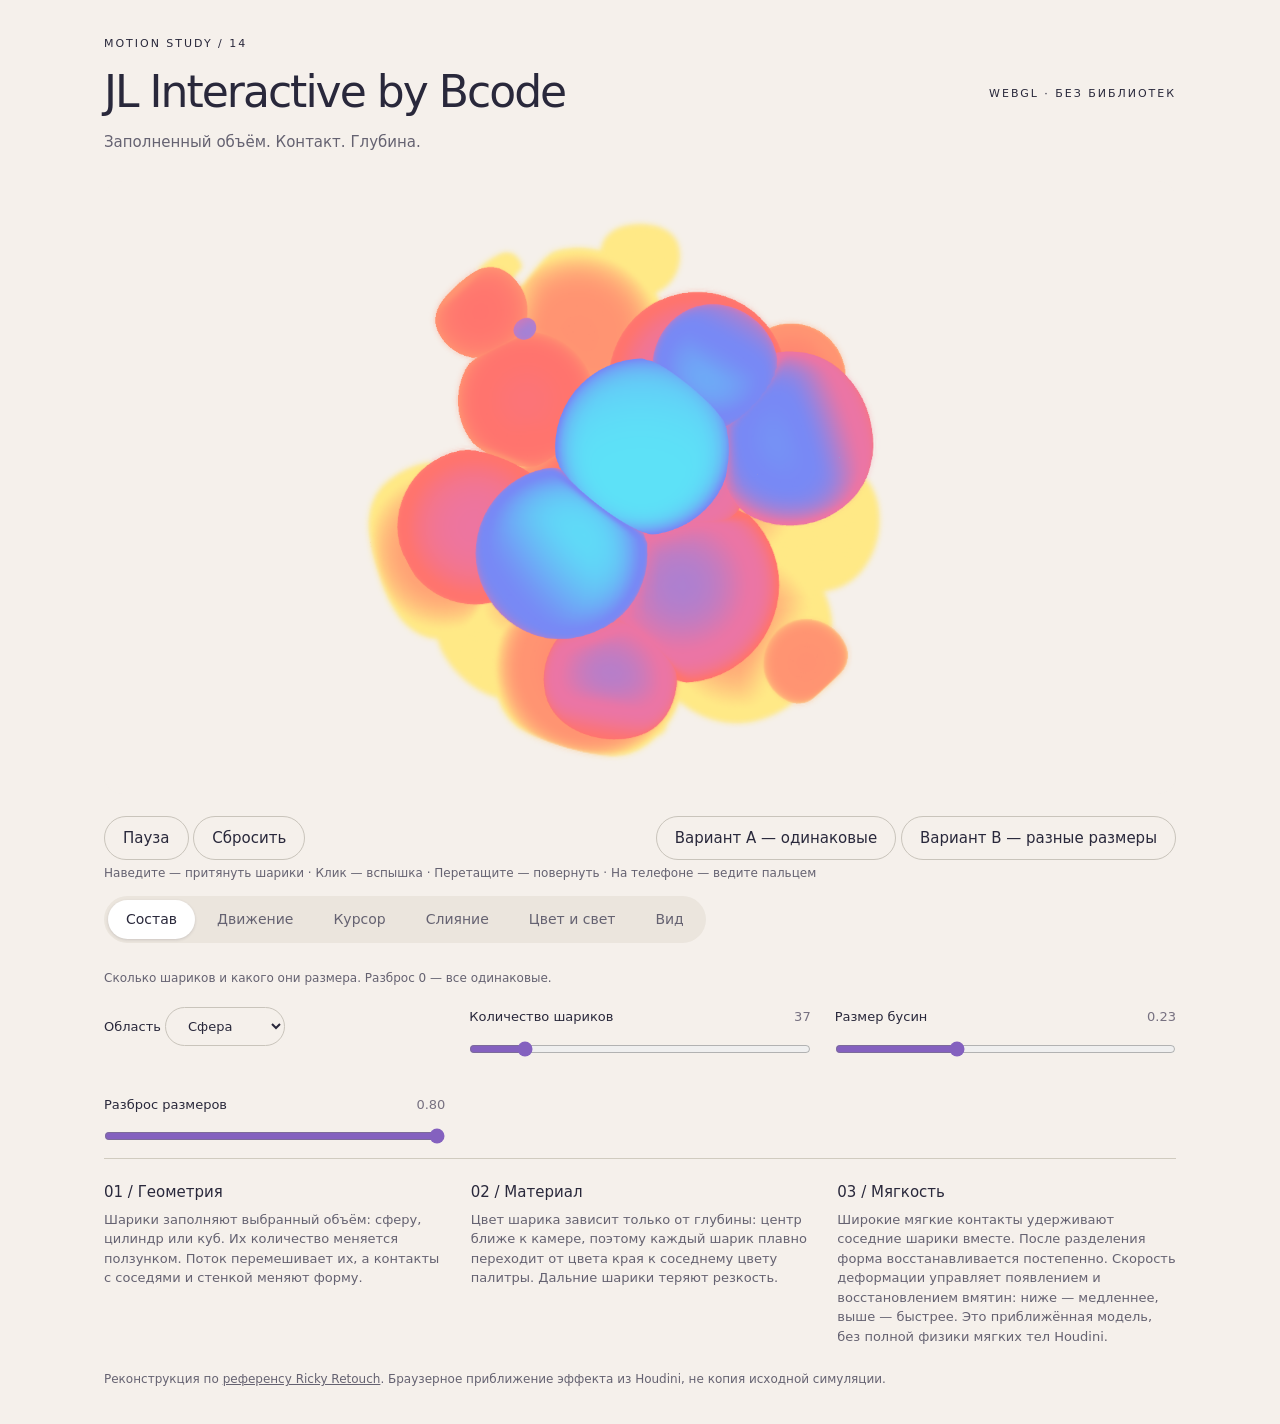
<file: jl-interactive.html>
<!doctype html>
<html lang="ru">
<meta charset="utf-8"><meta name="viewport" content="width=device-width,initial-scale=1">
<title>JL Interactive by Bcode</title>
<script>if(new URLSearchParams(location.search).has('preview'))document.documentElement.classList.add('preview');</script>
<style>
*{box-sizing:border-box}body{margin:0;background:#f5f0eb;color:#29283b;font:15px/1.5 system-ui,sans-serif}main{max-width:1120px;margin:auto;padding:36px 24px}header{display:flex;justify-content:space-between;align-items:center;gap:20px}h1{font-size:clamp(26px,4vw,44px);letter-spacing:-.045em;font-weight:500;margin:6px 0}p{margin:0;color:#656271}.eyebrow{font-size:11px;letter-spacing:.18em;text-transform:uppercase}.stage{position:relative;aspect-ratio:1.75/1;margin:28px 0 22px;overflow:hidden;background:#e6dfcc;border-radius:18px;touch-action:none;cursor:grab}.stage:active{cursor:grabbing}canvas{width:100%;height:100%;display:block}.controls{display:grid;grid-template-columns:repeat(3,1fr);gap:24px}label{display:block;font-size:13px}label span{float:right;color:#777181}input{display:block;width:100%;accent-color:#8461bf;margin:14px 0}button,select{font:inherit;color:inherit;border:1px solid #c9c4bb;background:transparent;border-radius:30px;padding:10px 18px;cursor:pointer}button:focus-visible,select:focus-visible,input:focus-visible{outline:3px solid #8461bf;outline-offset:4px}.row{display:flex;align-items:center;justify-content:space-between;gap:12px;flex-wrap:wrap;margin:24px 0}.hint{font-size:12px}.notes{border-top:1px solid #d0cbbf;padding-top:22px;display:grid;grid-template-columns:repeat(3,1fr);gap:28px}.notes strong{font-weight:500}.notes p{font-size:13px;margin-top:6px}#error{position:absolute;inset:20px;color:#922;display:none}a{color:inherit}@media(max-width:640px){main{padding:20px 16px}.controls{grid-template-columns:repeat(2,1fr);gap:14px}.notes{grid-template-columns:1fr;gap:16px}.stage{aspect-ratio:1.35}header .eyebrow:last-child{display:none}}
input[type="color"]{height:38px;padding:2px;border:1px solid #c9c4bb;border-radius:8px;cursor:pointer}.actions{margin:22px 0 4px}.hint{font-size:12px}.lead{margin:0 0 20px}
.tabs{display:flex;gap:4px;flex-wrap:wrap;margin:14px 0 26px;padding:4px;background:#ebe5dd;border-radius:32px;width:fit-content;max-width:100%}
.tab{border:0;padding:9px 18px;font-size:14px;color:#656271}.tab:hover{color:#29283b}
.tab[aria-selected="true"]{background:#fff;color:#29283b;box-shadow:0 1px 3px rgba(41,40,59,.16)}
.panel[hidden]{display:none}.panel .controls+.row,.panel .row+.controls,.panel .controls+.controls{margin-top:8px}
@media(max-width:640px){.tabs{border-radius:20px}.tab{padding:8px 13px}}
html.preview{background:transparent!important;color-scheme:normal}
.preview body,.preview main{width:100%;height:100vh;margin:0;padding:0;background:transparent}
.preview main > :not(.stage){display:none}
.preview .stage{width:100%;height:100%;aspect-ratio:auto;margin:0;border-radius:0;background:transparent}
#scene{opacity:0;transition:opacity .6s cubic-bezier(.22,.68,.16,1)}#scene.ready{opacity:1}
@media(prefers-reduced-motion:reduce){#scene{transition:none}}
</style>
<main>
<header><div><div class="eyebrow">Motion study / 14</div><h1>JL Interactive by Bcode</h1><p>Заполненный объём. Контакт. Глубина.</p></div><div class="eyebrow">WebGL · без библиотек</div></header>
<div class="stage" aria-label="Объём, заполненный движущимися мягкими шариками. Можно вращать перетаскиванием."><canvas id="scene" role="img" aria-label="Анимация объёмных бусин"></canvas><div id="error" role="alert"></div></div>
<div class="row actions"><div><button id="pause">Пауза</button> <button id="reset">Сбросить</button></div><div><button id="variantA">Вариант A — одинаковые</button> <button id="variantB">Вариант B — разные размеры</button></div></div>
<p class="hint">Наведите — притянуть шарики · Клик — вспышка · Перетащите — повернуть · На телефоне — ведите пальцем</p>
<div class="tabs" role="tablist" aria-label="Группы настроек">
<button class="tab" role="tab" id="tab-mix" data-tab="mix" aria-controls="panel-mix">Состав</button>
<button class="tab" role="tab" id="tab-motion" data-tab="motion" aria-controls="panel-motion">Движение</button>
<button class="tab" role="tab" id="tab-cursor" data-tab="cursor" aria-controls="panel-cursor">Курсор</button>
<button class="tab" role="tab" id="tab-fusion" data-tab="fusion" aria-controls="panel-fusion">Слияние</button>
<button class="tab" role="tab" id="tab-color" data-tab="color" aria-controls="panel-color">Цвет и свет</button>
<button class="tab" role="tab" id="tab-view" data-tab="view" aria-controls="panel-view">Вид</button>
</div>

<section class="panel" role="tabpanel" id="panel-mix" aria-labelledby="tab-mix" hidden>
<p class="lead hint">Сколько шариков и какого они размера. Разброс 0 — все одинаковые.</p>
<div class="controls">
<label>Область <select id="shape"><option value="0">Сфера</option><option value="1">Цилиндр</option><option value="2">Куб</option></select></label>
<label>Количество шариков <span id="countValue"></span><input id="count" type="range" min="16" max="160" value="37" step="1"></label>
<label>Размер бусин <span id="sizeValue"></span><input id="size" type="range" min="0.17" max="0.34" value="0.23" step="0.005"></label>
<label>Разброс размеров <span id="spreadValue"></span><input id="spread" type="range" min="0" max="0.8" value="0.8" step="0.01"></label>
</div>
</section>

<section class="panel" role="tabpanel" id="panel-motion" aria-labelledby="tab-motion" hidden>
<p class="lead hint">Как шарики течут, сминаются и держатся друг за друга.</p>
<div class="controls">
<label>Скорость <span id="speedValue"></span><input id="speed" type="range" min="0" max="2" value="1" step="0.01"></label>
<label>Мягкость <span id="softnessValue"></span><input id="softness" type="range" min="0" max="2" value="1" step="0.01"></label>
<label>Скорость деформации, × <span id="deformationSpeedValue"></span><input id="deformationSpeed" type="range" min="0.1" max="4" step="0.05" value="1"></label>
<label>Сцепление <span id="adhesionValue"></span><input id="adhesion" type="range" min="0" max="1.5" value="0.25" step="0.05"></label>
</div>
</section>

<section class="panel" role="tabpanel" id="panel-cursor" aria-labelledby="tab-cursor" hidden>
<p class="lead hint">Как шарики и свет реагируют на курсор.</p>
<div class="controls">
<label>Влияние курсора <span id="attractionValue"></span><input id="attraction" type="range" min="0" max="3" value="3" step="0.05"></label>
<label>Радиус курсора <span id="cursorRadiusValue"></span><input id="cursorRadius" type="range" min="0.2" max="1.5" value="0.6" step="0.05"></label>
<label>Глубина воздействия <span id="penetrationValue"></span><input id="penetration" type="range" min="0.15" max="3" value="0.55" step="0.05"></label>
<label>Циркуляция при наведении <span id="circulationValue"></span><input id="circulation" type="range" min="0" max="1.5" value="0.45" step="0.05"></label>
<label>Свет у курсора <span id="cursorLightValue"></span><input id="cursorLight" type="range" min="0" max="2" value="0.35" step="0.05"></label>
</div>
</section>

<section class="panel" role="tabpanel" id="panel-fusion" aria-labelledby="tab-fusion" hidden>
<p class="lead hint">Шарики у курсора сливаются в один и снова разделяются. Лимит группы применяется к следующему слиянию, начатое разделение всегда завершается полностью.</p>
<div class="row"><label style="display:flex;align-items:center;gap:10px"><input id="fusion" type="checkbox" checked style="width:auto;margin:0">Слияние у курсора</label></div>
<div class="controls">
<label>Скорость слияния, × <span id="mergeSpeedValue"></span><input id="mergeSpeed" type="range" min="0.25" max="3" step="0.05" value="1"></label>
<label>Скорость разделения, × <span id="splitSpeedValue"></span><input id="splitSpeed" type="range" min="0.25" max="3" step="0.05" value="1"></label>
<label>Толщина перемычки, × <span id="neckThicknessValue"></span><input id="neckThickness" type="range" min="0.25" max="2.5" step="0.05" value="1"></label>
<label>Шариков в группе, максимум <span id="mergeCountValue"></span><input id="mergeCount" type="range" min="2" max="5" step="1" value="5"></label>
</div>
</section>

<section class="panel" role="tabpanel" id="panel-color" aria-labelledby="tab-color" hidden>
<p class="lead hint">Цвет шарика зависит от глубины. Один ползунок «Оттенок» поворачивает весь градиент сразу.</p>
<div class="controls">
<label>Оттенок всего градиента, ° <span id="gradientHueValue"></span><input id="gradientHue" type="range" min="0" max="360" value="0" step="1"></label>
<label>Перелив <span id="hueValue"></span><input id="hue" type="range" min="0" max="1" value="0" step="0.01"></label>
<label>Влияние глубины <span id="depthValue"></span><input id="depth" type="range" min="0" max="1" value="1" step="0.01"></label>
<label>Свечение <span id="glowValue"></span><input id="glow" type="range" min="0" max="1.5" value="0.25" step="0.01"></label>
<label>Фон<input id="background" type="color" value="#f5f0eb"></label>
</div>
<div class="row"><label>Палитра <select id="palette"><option value="ref">Референс: голубой → красный → жёлтый</option><option value="refb">Референс наоборот: жёлтый → красный → голубой</option><option value="aether">Эфир</option><option value="original">Фиолетовый / бирюза</option><option value="orchid">Орхидея</option><option value="ocean">Океан</option><option value="custom">Свой</option></select></label></div>
<div id="gradientPreview" style="height:16px;border-radius:12px;margin-bottom:16px" role="img" aria-label="Текущий цветовой градиент"></div>
<div class="controls"><label>1 · дальние<input id="color0" type="color" value="#f6cd69"></label><label>2<input id="color1" type="color" value="#f78e67"></label><label>3<input id="color2" type="color" value="#f66865"></label><label>4<input id="color3" type="color" value="#ae6daa"></label><label>5<input id="color4" type="color" value="#6678d4"></label><label>6 · ближние<input id="color5" type="color" value="#5bcae1"></label></div>
</section>

<section class="panel" role="tabpanel" id="panel-view" aria-labelledby="tab-view" hidden>
<p class="lead hint">Материал, резкость дальних шариков и разрез объёма.</p>
<div class="controls">
<label>Материал <select id="material"><option value="0">Матовый градиент — как в референсе</option><option value="1">Серый свет</option><option value="2">Нормали — направление поверхности</option><option value="3">Карта глубины</option></select></label>
<label>Расфокус дальних бусин, px <span id="depthBlurValue"></span><input id="depthBlur" type="range" min="0" max="16" value="2.5" step="0.25"></label>
</div>
<div class="row"><label style="display:flex;align-items:center;gap:10px"><input id="cutaway" type="checkbox" style="width:auto;margin:0">Убрать передние шарики — показать заполнение</label></div>
</section>
<div class="notes"><div><strong>01 / Геометрия</strong><p>Шарики заполняют выбранный объём: сферу, цилиндр или куб. Их количество меняется ползунком. Поток перемешивает их, а контакты с соседями и стенкой меняют форму.</p></div><div><strong>02 / Материал</strong><p>Цвет шарика зависит только от глубины: центр ближе к камере, поэтому каждый шарик плавно переходит от цвета края к соседнему цвету палитры. Дальние шарики теряют резкость.</p></div><div><strong>03 / Мягкость</strong><p>Широкие мягкие контакты удерживают соседние шарики вместе. После разделения форма восстанавливается постепенно. Скорость деформации управляет появлением и восстановлением вмятин: ниже — медленнее, выше — быстрее. Это приближённая модель, без полной физики мягких тел Houdini.</p></div></div>
<p class="hint" style="margin-top:24px">Реконструкция по <a href="https://x.com/rickyretouch/status/2116316404622434544" target="_blank" rel="noopener">референсу Ricky Retouch</a>. Браузерное приближение эффекта из Houdini, не копия исходной симуляции.</p>
</main>
<script id="baseSettings" type="application/json">{"speed":1,"size":0.23,"hue":0,"glow":0.25,"softness":1,"depth":1,"material":0,"count":37,"attraction":3,"spread":0.8,"adhesion":0.25,"circulation":0.45,"cursorRadius":0.6,"penetration":0.55,"shape":0,"background":"#f5f0eb","depthBlur":2.5,"mergeSpeed":1,"splitSpeed":1,"neckThickness":1,"mergeCount":5,"deformationSpeed":1,"cursorLight":0.35,"gradientHue":0}</script>
<script>
// Embedded with SoftWorld and Fusion in a Blob: also works from a local file URL.
function physicsWorkerMain(){
 'use strict';
 let world=null,fusion=null,config=null,cursor=null,generation=-1,topology=0;
 let previous=performance.now(),accumulator=0,dirty=false,inFlight=false,steps=0,cost=0;
 const pool=[],capacity=160*36,step=1/60;
 function publish(){
  if(!world||inFlight||!dirty)return;
  const data=pool.pop()||new Float32Array(capacity);
  world.balls.forEach((b,i)=>{const offset=i*36;data.set(b.p,offset);data[offset+3]=b.r;data.set(b.contacts,offset+4);});
  const g=fusion.group;
  const group=g?{id:g.id,amount:g.amount,phase:g.phase,center:g.center,radius:g.radius,neckThickness:g.neckThickness,members:g.members.map(b=>world.balls.indexOf(b))}:null;
  postMessage({data,count:world.balls.length,time:world.time,shape:world.shape,generation,topology,group,steps,cost,paused:config.paused},[data.buffer]);
  inFlight=true;dirty=false;
 }
 onmessage=({data:d})=>{
  if(d.type==='ack'){
   if(d.buffer)pool.push(new Float32Array(d.buffer));
   inFlight=false;return;
  }
  if(d.type!=='input')return;
  const c=d.config;
  if(generation!==d.generation){
   generation=d.generation;world=new SoftWorld(c.count);fusion=new Fusion();config=null;topology++;accumulator=0;
  }
  const was=config;
  if(!was||c.shape!==was.shape){world.setShape(c.shape);fusion.group=null;topology++;}
  world.setCount(c.count,c.size,c.softness);
  if(!was||c.count!==was.count)topology++;
  world.maxRadius=c.maxRadius;world.spread=c.spread;world.adhesion=c.adhesion;world.circulation=c.circulation;world.deformationSpeed=c.deformationSpeed;
  if(!was||c.size!==was.size||c.spread!==was.spread){
   for(const b of world.balls)b.r=world.radius(c.size,b.variation);
   world.solve(c.softness,12);world.contacts();topology++;
  }
  fusion.mergeSpeed=c.mergeSpeed;fusion.splitSpeed=c.splitSpeed;fusion.neckThickness=c.neckThickness;fusion.maxMembers=c.mergeCount;
  cursor=d.cursor;
  const front=world.frontDepth(cursor.point,cursor.axis);cursor.front=front??0;if(front===null)cursor.strength=0;
  // Don't accumulate elapsed time across pause, reset, or a hidden tab.
  if(!was||c.paused!==was.paused){previous=performance.now();accumulator=0;}
  config=c;
  // Keep controls and group validity live while paused, but do not advance time.
  if(fusion.group)fusion.update(world,0,cursor,c.fusion);
  dirty=true;
 };
 function tick(){
  const now=performance.now(),elapsed=Math.max(0,Math.min(.05,(now-previous)/1000));previous=now;
  if(world&&config){
   const started=performance.now();
   if(!config.paused){
    accumulator=Math.min(accumulator+elapsed*config.speed,step*4);
    while(accumulator>=step){world.step(step,config.size,config.softness,cursor);fusion.update(world,step,cursor,config.fusion);accumulator-=step;steps++;dirty=true;}
   }
   cost=performance.now()-started;publish();
  }
  setTimeout(tick,Math.max(1,1000/60-(performance.now()-now)));
 }
 tick();
}

</script>
<script>
// A smooth implicit surface, meshed only for the small group under the cursor.
class LiquidSurface {
 static field(group,world){
  const t=group.amount*group.amount*(3-2*group.amount),parts=[];
  for(const b of group.members)if(t<.99999)parts.push({p:b.p.map((x,k)=>x*(1-t)+group.center[k]*t),r:b.r*Math.cbrt(1-t)});
  if(t>0)parts.push({p:group.center,r:group.radius*Math.cbrt(t)});
  const wave=t>0&&t<1?Math.sin(Math.PI*t):0;
  const blend=.10*Math.pow(wave,.7);
  const neck=group.radius*.18*(group.neckThickness??1)*Math.pow(wave,.8);
  const capsules=parts.map(b=>{const a=group.center,v=b.p.map((x,k)=>x-a[k]);return{a,v,len:v.reduce((s,x)=>s+x*x,0)};}).filter(c=>c.len>1e-6);
  const smooth=(a,b)=>{if(blend<1e-5)return Math.min(a,b);const h=Math.max(blend-Math.abs(a-b),0)/blend;return Math.min(a,b)-h*h*blend*.25;};
  const sdf=(x,y,z)=>{
   let d=10;
   for(const b of parts){const dx=x-b.p[0],dy=y-b.p[1],dz=z-b.p[2];d=smooth(d,Math.sqrt(dx*dx+dy*dy+dz*dz)-b.r);}
   if(neck>.002)for(const {a,v,len} of capsules){
    const h=Math.max(0,Math.min(1,((x-a[0])*v[0]+(y-a[1])*v[1]+(z-a[2])*v[2])/len));
    // A thinner middle forms a liquid neck before the two lobes separate.
    const radius=neck*(.55+.45*Math.abs(2*h-1));
    const dx=x-a[0]-v[0]*h,dy=y-a[1]-v[1]*h,dz=z-a[2]-v[2]*h;d=smooth(d,Math.sqrt(dx*dx+dy*dy+dz*dz)-radius);
   }
   const e=world.extent();
   const boundary=world.shape===0?Math.hypot(x,y,z)-e:world.shape===1?Math.max(Math.hypot(x,z)-e,Math.abs(y)-e):Math.max(Math.abs(x),Math.abs(y),Math.abs(z))-e;
   return Math.max(d,boundary);
  };
  return {parts,sdf,blend,neck};
 }
 static mesh(group,world){
  const {parts,sdf,blend}=this.field(group,world),lo=[0,1,2].map(k=>Math.min(...parts.map(b=>b.p[k]-b.r))-blend-.04),hi=[0,1,2].map(k=>Math.max(...parts.map(b=>b.p[k]+b.r))+blend+.04);
  const step=Math.max(.025,Math.max(...hi.map((x,k)=>x-lo[k]))/25),size=hi.map((x,k)=>Math.ceil((x-lo[k])/step)+1);
  const [nx,ny,nz]=size,index=(x,y,z)=>x+nx*(y+ny*z),values=new Float32Array(nx*ny*nz),out=[];
  for(let z=0;z<nz;z++)for(let y=0;y<ny;y++)for(let x=0;x<nx;x++)values[index(x,y,z)]=sdf(lo[0]+x*step,lo[1]+y*step,lo[2]+z*step);
  const corners=[[0,0,0],[1,0,0],[1,1,0],[0,1,0],[0,0,1],[1,0,1],[1,1,1],[0,1,1]],tetra=[[0,5,1,6],[0,1,2,6],[0,2,3,6],[0,3,7,6],[0,7,4,6],[0,4,5,6]];
  const edgeCache=new Map();
  const normal=p=>{if(p.normal)return p.normal;const e=.002,n=[sdf(p[0]+e,p[1],p[2])-sdf(p[0]-e,p[1],p[2]),sdf(p[0],p[1]+e,p[2])-sdf(p[0],p[1]-e,p[2]),sdf(p[0],p[1],p[2]+e)-sdf(p[0],p[1],p[2]-e)],len=Math.hypot(...n)||1;return p.normal=n.map(x=>x/len);};
  function triangle(a,b,c){
   const na=normal(a),nb=normal(b),nc=normal(c),u=b.map((x,k)=>x-a[k]),v=c.map((x,k)=>x-a[k]),cross=[u[1]*v[2]-u[2]*v[1],u[2]*v[0]-u[0]*v[2],u[0]*v[1]-u[1]*v[0]];
   if(cross.reduce((s,x,k)=>s+x*(na[k]+nb[k]+nc[k]),0)<0){[b,c]=[c,b];out.push(...a,...na,...b,...nc,...c,...nb);}else out.push(...a,...na,...b,...nb,...c,...nc);
  }
  for(let z=0;z<nz-1;z++)for(let y=0;y<ny-1;y++)for(let x=0;x<nx-1;x++){
   const val=corners.map(c=>values[index(x+c[0],y+c[1],z+c[2])]);if(val.every(v=>v>0)||val.every(v=>v<=0))continue;
   const p=corners.map(c=>[lo[0]+(x+c[0])*step,lo[1]+(y+c[1])*step,lo[2]+(z+c[2])*step]);
   const ids=corners.map(c=>index(x+c[0],y+c[1],z+c[2]));
   const cut=(a,b)=>{const key=Math.min(ids[a],ids[b])*values.length+Math.max(ids[a],ids[b]);if(edgeCache.has(key))return edgeCache.get(key);const t=val[a]/(val[a]-val[b]),point=p[a].map((v,k)=>v+(p[b][k]-v)*t);edgeCache.set(key,point);return point;};
   for(const tet of tetra){const inside=tet.filter(i=>val[i]<=0),outside=tet.filter(i=>val[i]>0);
    if(inside.length===1)triangle(...outside.map(i=>cut(inside[0],i)));
    else if(inside.length===3)triangle(...inside.map(i=>cut(outside[0],i)));
    else if(inside.length===2){const a=cut(inside[0],outside[0]),b=cut(inside[0],outside[1]),c=cut(inside[1],outside[0]),d=cut(inside[1],outside[1]);triangle(a,b,c);triangle(b,d,c);}
   }
  }
  return new Float32Array(out);
 }
}
if(typeof module!=='undefined'&&module.exports)module.exports=LiquidSurface;

</script>
<script>
(() => {
'use strict';
// Position-based particles with compliant contacts; the mesh is deformed separately.
class SoftWorld {
 constructor(count=92){this.R=1.22;this.shape=0;this.time=0;this.seed=27183;this.balls=[];this.spread=.35;this.adhesion=.65;this.circulation=.8;this.deformationSpeed=1;
  for(let i=0;i<count;i++){
   let p;do{p=[this.rand()*2-1,this.rand()*2-1,this.rand()*2-1];}while(Math.hypot(...p)>.98);
   const variation=this.rand()*2-1;
   this.balls.push({p,v:[0,0,0],r:.23*(1+this.spread*variation),variation,contacts:new Float32Array(32)});
  }
  for(let i=0;i<160;i++)this.solve(.65,5);
  this.contacts(1);
 }
 rand(){this.seed=(1664525*this.seed+1013904223)>>>0;return this.seed/4294967296;}
 extent(){return this.R*[1,.874,.806][this.shape];}
 reach(p){const n=Math.hypot(...p);if(n<1e-8)return this.extent();return this.extent()*n/(this.shape===0?n:this.shape===1?Math.max(Math.hypot(p[0],p[2]),Math.abs(p[1])):Math.max(...p.map(Math.abs)));}
 inside(p){const e=this.extent();return this.shape===0?Math.hypot(...p)<=e:this.shape===1?Math.hypot(p[0],p[2])<=e&&Math.abs(p[1])<=e:p.every(x=>Math.abs(x)<=e);}
 radius(size,variation){return Math.min(size*(1+this.spread*variation),this.maxRadius??Infinity);}
 setShape(shape){if(shape===this.shape)return;const previous=this.balls.map(b=>this.reach(b.p));this.shape=shape;this.balls.forEach((b,i)=>{const scale=this.reach(b.p)/previous[i];b.p=b.p.map(x=>x*scale);b.memory=[];});this.solve(.65,16);this.contacts(1);}
 frontDepth(point,axis){
  const at=t=>point.map((x,k)=>x+t*axis[k]);let outside=2.2*this.R;
  for(let i=1;i<=96;i++){const t=2.2*this.R-i*4.4*this.R/96;if(this.inside(at(t))){let lo=t,hi=outside;for(let j=0;j<16;j++){const mid=(lo+hi)/2;if(this.inside(at(mid)))lo=mid;else hi=mid;}return lo;}outside=t;}return null;
 }
 cursorWeight(p,attractor){
  const delta=attractor.point.map((x,k)=>x-p[k]),along=delta.reduce((s,x,k)=>s+x*attractor.axis[k],0);
  const distance2=Math.max(0,delta.reduce((s,x)=>s+x*x,0)-along*along);
  const radius=attractor.radius??Math.sqrt(.52),plane=Math.exp(-distance2/(radius*radius));
  const depth=Math.max(0,(attractor.front??0)+along),penetration=attractor.penetration??1;
  return plane*Math.exp(-depth*depth/(penetration*penetration));
 }
 setCount(count,size=.23,softness=.65){
  count=Math.max(16,Math.min(160,Math.round(count)));
  if(count===this.balls.length)return;
  this.balls.length=Math.min(count,this.balls.length);
  while(this.balls.length<count){
   let p;do{p=[this.rand()*2-1,this.rand()*2-1,this.rand()*2-1];}while(Math.hypot(...p)>.95);
   const variation=this.rand()*2-1;
   this.balls.push({p,v:[0,0,0],r:this.radius(size,variation),variation,contacts:new Float32Array(32)});
  }
  this.solve(softness,18);this.contacts();
 }
 solve(softness,iterations=4){
  softness=Math.max(0,Math.min(2,softness));
  const a=this.balls;
  for(let iter=0;iter<iterations;iter++){
   for(let i=0;i<a.length;i++)for(let j=i+1;j<a.length;j++){
    const b=a[i],c=a[j],dx=c.p[0]-b.p[0],dy=c.p[1]-b.p[1],dz=c.p[2]-b.p[2];
    const target=(b.r+c.r)*(1-.24*softness);
    const distance2=dx*dx+dy*dy+dz*dz;if(distance2>=target*target)continue;const len=Math.sqrt(distance2)||1e-7;
    if(len<target){const move=(target-len)*.46/len;b.p[0]-=dx*move;b.p[1]-=dy*move;b.p[2]-=dz*move;c.p[0]+=dx*move;c.p[1]+=dy*move;c.p[2]+=dz*move;}
   }
   for(const b of a){const limit=this.extent()-b.r*(1-.22*softness);if(this.shape===0){const len=Math.hypot(...b.p);if(len>limit)for(let k=0;k<3;k++)b.p[k]*=limit/len;}else if(this.shape===1){const len=Math.hypot(b.p[0],b.p[2]);if(len>limit){b.p[0]*=limit/len;b.p[2]*=limit/len;}b.p[1]=Math.max(-limit,Math.min(limit,b.p[1]));}else{for(let k=0;k<3;k++)b.p[k]=Math.max(-limit,Math.min(limit,b.p[k]));}}
  }
 }
 step(dt,size,softness,attractor=null){
  this.time+=dt;const t=this.time;
  for(const b of this.balls){b.previous??=[0,0,0];for(let k=0;k<3;k++)b.previous[k]=b.p[k];}
  // Short-range cohesive force: neighbouring patches stay together but can release.
  for(let i=0;i<this.balls.length;i++)for(let j=i+1;j<this.balls.length;j++){
   const b=this.balls[i],c=this.balls[j],dx=c.p[0]-b.p[0],dy=c.p[1]-b.p[1],dz=c.p[2]-b.p[2],sum=b.r+c.r,distance2=dx*dx+dy*dy+dz*dz;
   if(distance2<1e-12||distance2>(sum*1.12)**2)continue;
   const len=Math.sqrt(distance2),d=[dx,dy,dz];
   const band=Math.max(0,1-Math.abs(len-sum*.97)/(sum*.15));
   const tension=Math.max(0,len-sum*.88)*this.adhesion*5*band;
   for(let k=0;k<3;k++){
    const force=d[k]/len*tension+(c.v[k]-b.v[k])*this.adhesion*.35*band;
    b.v[k]+=force*dt;c.v[k]-=force*dt;
   }
  }
  this.balls.forEach((b,i)=>{
   b.r+=(this.radius(size,b.variation)-b.r)*Math.min(1,dt*9);
   const [x,y,z]=b.p;
   // A circulating flow plus individual forcing continuously rearranges neighbours.
   const flow=[.20*z+.11*Math.sin(t*.45+i*2.13+y*2),.11*Math.sin(t*.37+i*1.77+x*2),-.20*x+.11*Math.cos(t*.41+i*1.31+y*2)];
   if(attractor&&attractor.strength>0){
    // Pull toward the cursor ray in the view plane, without pushing toward the camera.
    const delta=attractor.point.map((v,k)=>v-b.p[k]);
    const along=delta.reduce((sum,v,k)=>sum+v*attractor.axis[k],0);
    for(let k=0;k<3;k++)delta[k]-=along*attractor.axis[k];
    const distance2=delta.reduce((sum,v)=>sum+v*v,0);
    // Local capture, periodic release and outward circulation prevent a frozen clump.
    const local=this.cursorWeight(b.p,attractor);
    const cycle=Math.max(.12,1-.85*this.circulation*(.5+.5*Math.sin(t*.65+i*2.399)));
    const pull=attractor.strength*3.8*local*cycle;
    for(let k=0;k<3;k++)flow[k]+=delta[k]*pull;
    const radius=Math.hypot(x,y,z)||.001,weak=1-local*cycle;
    const desiredRadius=this.reach(b.p)*(.52+.34*(.5+.5*Math.sin(i*1.618)));
    const radial=(desiredRadius-radius)*1.1;
    const axis=attractor.axis,swirl=[axis[1]*z-axis[2]*y,axis[2]*x-axis[0]*z,axis[0]*y-axis[1]*x];
    const depthWeight=this.cursorWeight(b.p,{...attractor,radius:10});
    const strength=this.circulation*weak*Math.min(1,attractor.strength)*depthWeight;
    for(let k=0;k<3;k++)flow[k]+=strength*(b.p[k]/radius*radial+swirl[k]*.48+axis[k]*.12*Math.sin(t*.6+i*1.9));
   }
   for(let k=0;k<3;k++){const acceleration=Math.max(-1.2,Math.min(1.2,(flow[k]-b.v[k])*1.5));b.v[k]+=acceleration*dt;b.p[k]+=b.v[k]*dt;}
  });
  this.solve(softness);
  this.balls.forEach(b=>{for(let k=0;k<3;k++){const corrected=Math.max(-1,Math.min(1,(b.p[k]-b.previous[k])/dt));b.v[k]+=(corrected-b.v[k])*(1-Math.exp(-dt*10));}});
  this.contacts(dt);
 }
 contacts(dt=0){
  dt*=Math.max(.1,Math.min(4,this.deformationSpeed));
  for(const b of this.balls){
   const targets=b.targets??(b.targets=new Map());targets.clear();
   for(const c of this.balls){if(b===c)continue;const dx=c.p[0]-b.p[0],dy=c.p[1]-b.p[1],dz=c.p[2]-b.p[2],sum=b.r+c.r,distance2=dx*dx+dy*dy+dz*dz;if(distance2>=sum*sum||distance2<1e-12)continue;const len=Math.sqrt(distance2);
    // Both contact planes meet halfway through the overlap (no carved-out gap).
    const overlap=sum-len;targets.set(c,{dir:[dx/len,dy/len,dz/len],amplitude:Math.min(.45,overlap*.49/b.r)});
   }
   const wall=(key,dir,overlap)=>{if(overlap>0)targets.set(key,{dir,amplitude:Math.min(.38,overlap*.9/b.r)});};
   const extent=this.extent();
   if(this.shape===0){const radius=Math.hypot(...b.p);if(radius>1e-6)wall('wall',b.p.map(x=>x/radius),radius+b.r-extent);}
   else if(this.shape===1){const radial=Math.hypot(b.p[0],b.p[2]);if(radial>1e-6)wall('side',[b.p[0]/radial,0,b.p[2]/radial],radial+b.r-extent);wall('cap',[0,Math.sign(b.p[1]),0],Math.abs(b.p[1])+b.r-extent);}
   else for(let k=0;k<3;k++){const dir=[0,0,0];dir[k]=Math.sign(b.p[k]);wall('wall'+k,dir,Math.abs(b.p[k])+b.r-extent);}
   // Stable slots retain dents after separation instead of changing direction when sorted.
   b.memory??=[];
   for(const m of b.memory){
    const target=targets.get(m.key),amplitude=target?.amplitude||0;
    const tau=amplitude>m.amplitude ? .13 : 1.15;
    m.amplitude+=(amplitude-m.amplitude)*(1-Math.exp(-dt/tau));
    if(target){const blend=1-Math.exp(-dt/.12);for(let k=0;k<3;k++)m.dir[k]+=(target.dir[k]-m.dir[k])*blend;const norm=Math.hypot(...m.dir)||1;for(let k=0;k<3;k++)m.dir[k]/=norm;}
   }
   b.memory=b.memory.filter(m=>targets.has(m.key)||m.amplitude>.001);
   const candidates=[...targets.entries()].filter(([key])=>!b.memory.some(m=>m.key===key)).sort((a,b)=>b[1].amplitude-a[1].amplitude);
   for(const [key,target] of candidates){
    if(b.memory.length>=8)break;
    b.memory.push({key,dir:target.dir.slice(),amplitude:target.amplitude*(1-Math.exp(-dt/.13))});
   }
   b.contacts.fill(0);b.memory.forEach((m,i)=>b.contacts.set([...m.dir,m.amplitude],i*4));
  }
 }
}
class Fusion {
 constructor(){this.group=null;this.serial=0;this.empty=new Float32Array(32);this.mergeSpeed=1;this.splitSpeed=1;this.neckThickness=1;this.maxMembers=5;}
 update(world,dt,cursor,enabled=true){
  if(this.group&&!this.group.members.every(b=>world.balls.includes(b)))this.group=null;
  if(!this.group&&enabled&&cursor?.strength>.15){
   const candidates=world.balls.map(b=>({b,w:world.cursorWeight(b.p,cursor)})).filter(x=>x.w>.075).sort((a,b)=>b.w-a.w);
   if(candidates.length>1){
    const seed=candidates[0].b,members=[seed];
    for(const {b} of candidates.slice(1)){if(members.length>=Math.max(2,Math.min(5,this.maxMembers)))break;if(members.some(c=>Math.hypot(...b.p.map((x,k)=>x-c.p[k]))<(b.r+c.r)*1.65))members.push(b);}
    if(members.length>1)this.group={id:++this.serial,members,amount:0,phase:'merging'};
   }
  }
  const g=this.group;if(!g)return;
  const influence=cursor?g.members.reduce((sum,b)=>sum+world.cursorWeight(b.p,cursor),0)/g.members.length:0;
  const active=enabled&&cursor?.strength>.12&&influence>.035;
  if(!active)g.phase='splitting';
  const splitting=g.phase==='splitting';
  g.neckThickness=this.neckThickness;
  g.amount=Math.max(0,Math.min(1,g.amount+dt*(splitting?-this.splitSpeed/3.4:this.mergeSpeed/2.4)));
  if(g.amount===0&&splitting){this.group=null;return;}
  const volume=g.members.reduce((s,b)=>s+b.r**3,0);
  g.center=[0,1,2].map(k=>g.members.reduce((s,b)=>s+b.p[k]*b.r**3,0)/volume);
  g.radius=Math.cbrt(volume);
  // Keep the resulting large bead inside the selected volume, including at its edges.
  const limit=Math.max(.05,world.extent()-g.radius);
  if(world.shape===0){const d=Math.hypot(...g.center);if(d>limit)g.center=g.center.map(x=>x*limit/d);}
  else if(world.shape===1){const d=Math.hypot(g.center[0],g.center[2]);if(d>limit){g.center[0]*=limit/d;g.center[2]*=limit/d;}g.center[1]=Math.max(-limit,Math.min(limit,g.center[1]));}
  else g.center=g.center.map(x=>Math.max(-limit,Math.min(limit,x)));
  // A growing collision proxy keeps unrelated beads out of the merged volume.
  const t=g.amount*g.amount*(3-2*g.amount),radius=g.radius*Math.cbrt(t);
  for(const b of world.balls){if(g.members.includes(b))continue;const d=b.p.map((x,k)=>x-g.center[k]),length=Math.hypot(...d)||.001;
   const overlap=radius+b.r*.85-length;if(overlap>0){const shift=Math.min(overlap,dt*.8);for(let k=0;k<3;k++)b.p[k]+=d[k]/length*shift;}
   const edge=world.extent()-b.r*.8;if(world.shape===0){const distance=Math.hypot(...b.p);if(distance>edge)b.p=b.p.map(x=>x*edge/distance);}else if(world.shape===1){const distance=Math.hypot(b.p[0],b.p[2]);if(distance>edge){b.p[0]*=edge/distance;b.p[2]*=edge/distance;}b.p[1]=Math.max(-edge,Math.min(edge,b.p[1]));}else b.p=b.p.map(x=>Math.max(-edge,Math.min(edge,x)));
  }
 }
 bodies(world){
  const g=this.group;if(!g||!g.center)return world.balls;
  const t=g.amount*g.amount*(3-2*g.amount),result=world.balls.filter(b=>!g.members.includes(b));
  // Cubic radii partition the source volume throughout the morph.
  if(t<1)for(const b of g.members)result.push({p:b.p.map((x,k)=>x*(1-t)+g.center[k]*t),r:b.r*Math.cbrt(1-t),contacts:b.contacts});
  if(t>0)result.push({p:g.center,r:g.radius*Math.cbrt(t),contacts:this.empty});
  return result;
 }
}
if(typeof module!=='undefined'&&module.exports){SoftWorld.Fusion=Fusion;module.exports=SoftWorld;return;}
const $=id=>document.getElementById(id),canvas=$('scene'),stage=canvas.parentElement;
const preview=document.documentElement.classList.contains('preview');
const VIEW_SCALE=[1.34,1.52,1.62]; // camera half-height per volume; the reference cluster fills ~85% of the frame
const DEFAULTS=JSON.parse($('baseSettings').textContent);
function fail(message){$('error').style.display='block';$('error').textContent=message;}
window.addEventListener('error',e=>fail('Ошибка: '+e.message));
// WebGL2 gives multisampled render targets (smooth bead edges); WebGL1 remains a fallback.
const contextOptions={alpha:preview,premultipliedAlpha:true,antialias:false,depth:false,stencil:false,powerPreference:'high-performance'};
const gl2=canvas.getContext('webgl2',contextOptions);
const gl=gl2||canvas.getContext('webgl',contextOptions);
if(!gl){fail('WebGL недоступен. Откройте пример в браузере с поддержкой WebGL.');return;}
const samples=gl2?Math.min(4,gl.getParameter(gl.MAX_SAMPLES)||0):0;
const maxSize=Math.min(gl.getParameter(gl.MAX_TEXTURE_SIZE),gl.getParameter(gl.MAX_RENDERBUFFER_SIZE),gl.getParameter(gl.MAX_VIEWPORT_DIMS)[0]);

// ───────── Cached UI state: nothing reads the DOM inside the frame loop ─────────
const hex=h=>[1,3,5].map(k=>parseInt(h.slice(k,k+2),16)/255);
const physicsIds=['speed','size','softness','deformationSpeed','count','spread','adhesion','circulation','mergeSpeed','splitSpeed','neckThickness','mergeCount','shape'];
const S={config:{},material:0,hue:0,depth:1,glow:0,blur:0,gradientHue:0,cursorRadius:.6,penetration:.55,attraction:3,cutaway:false,fusion:true,bg:[0,0,0],colors:[[0,0,0],[0,0,0],[0,0,0],[0,0,0],[0,0,0],[0,0,0]],cursorLight:.35};
function readState(){
 for(const id of physicsIds)S.config[id]=Number($(id).value);
 S.material=Number($('material').value);S.hue=Number($('hue').value);S.depth=Number($('depth').value);
 S.glow=Number($('glow').value);S.blur=Number($('depthBlur').value);S.gradientHue=Number($('gradientHue').value)*Math.PI/180;
 S.cursorRadius=Number($('cursorRadius').value);S.penetration=Number($('penetration').value);S.attraction=Number($('attraction').value);
 S.cutaway=$('cutaway').checked;S.fusion=$('fusion').checked;
 S.bg=hex($('background').value);stage.style.background=preview?'transparent':$('background').value;
 for(let i=0;i<6;i++)S.colors[i]=hex($('color'+i).value);
 S.cursorLight=Number($('cursorLight').value);
}

// ───────── Shaders ─────────
const vs=`
precision highp float;
attribute vec3 aPosition;
attribute vec3 aNormal;
uniform vec3 uCenter;
uniform vec4 uContacts[8];
uniform float uRadius,uBoundary,uAspect,uYaw,uPitch,uShape,uViewScale,uLiquid,uPressure,uActive;
varying vec3 vNormal,vPosition;
mat3 ry(float a){float c=cos(a),s=sin(a);return mat3(c,0.,-s,0.,1.,0.,s,0.,c);}
mat3 rx(float a){float c=cos(a),s=sin(a);return mat3(1.,0.,0.,0.,c,s,0.,-s,c);}
vec3 surface(vec3 n){
 float radial=1.+min(.065,uPressure*.035);
 for(int i=0;i<8;i++){
  if(float(i)>=uActive)break;
  float amplitude=uContacts[i].w;
  float facing=dot(n,uContacts[i].xyz);
  if(amplitude>.0001&&facing>.05){
   float plane=(1.-amplitude)/facing;
   // Rounded plane clipping creates a broad cushion, not a concave dent.
   float width=.08*smoothstep(0.,.06,amplitude);
   float blend=max(width-abs(radial-plane),0.)/max(width,.0001);
   radial=min(radial,plane)-blend*blend*width*.25;
  }
 }
 vec3 p=uCenter+n*uRadius*radial;
 // Clip against the same volume used by the collision solver.
 if(uShape<.5){float d=length(p);float blend=max(.09-abs(d-uBoundary),0.)/.09;float clipped=min(d,uBoundary)-blend*blend*.09*.25;p*=clipped/max(d,.001);}
 else if(uShape<1.5){float d=length(p.xz);float blend=max(.06-abs(d-uBoundary),0.)/.06;p.xz*=(min(d,uBoundary)-blend*blend*.015)/max(d,.001);p.y=clamp(p.y,-uBoundary,uBoundary);}
 else p=clamp(p,vec3(-uBoundary),vec3(uBoundary));
 return p;
}
void main(){
 mat3 rot=rx(uPitch)*ry(uYaw);
 float hh=uAspect<1.?uViewScale/uAspect:uViewScale;
 vec3 pos;
 if(uLiquid>.5){
  vNormal=normalize(rot*aNormal);pos=aPosition;
 }else{
  vec3 n=normalize(aPosition);
  if(uActive<.5){
   // Free bead: a plain sphere, no finite-difference normals needed.
   vNormal=normalize(rot*n);pos=uCenter+n*uRadius;
  }else{
   vec3 tangent=normalize(cross(n,abs(n.y)<.9?vec3(0.,1.,0.):vec3(1.,0.,0.)));
   vec3 bitangent=cross(n,tangent);
   vec3 du=surface(normalize(n+tangent*.012))-surface(normalize(n-tangent*.012));
   vec3 dv=surface(normalize(n+bitangent*.012))-surface(normalize(n-bitangent*.012));
   vNormal=normalize(rot*cross(du,dv));
   pos=surface(n);
  }
 }
 vPosition=rot*pos;
 gl_Position=vec4(vPosition.x/(hh*uAspect),vPosition.y/hh,-vPosition.z*.3,1.);
}`;
const fs=`
#ifdef GL_FRAGMENT_PRECISION_HIGH
precision highp float;
#else
precision mediump float;
#endif
uniform float uHue,uPaletteHue,uDepth,uMaterial,uLightAmt,uLightRadius,uEncodeDepth;
uniform vec3 uColor0,uColor1,uColor2,uColor3,uColor4,uColor5,uLightPos;
varying vec3 vNormal,vPosition;
// Six evenly spaced stops, far -> near. Eased between stops so each colour holds its plateau.
vec3 ramp(float t){
 t=clamp(t,0.,1.)*5.;
 float f=fract(t);f=f*f*(3.-2.*f);
 if(t<1.)return mix(uColor0,uColor1,f);
 if(t<2.)return mix(uColor1,uColor2,f);
 if(t<3.)return mix(uColor2,uColor3,f);
 if(t<4.)return mix(uColor3,uColor4,f);
 return mix(uColor4,uColor5,t>=5.?1.:f);
}
// Rotates the hue of a colour around the grey axis: one control turns the whole gradient.
vec3 hueRotate(vec3 c,float a){const vec3 k=vec3(.57735);float ca=cos(a);return clamp(c*ca+cross(k,c)*sin(a)+k*dot(k,c)*(1.-ca),0.,1.);}
void main(){
 if(uMaterial>3.5){gl_FragColor=vec4(1.);return;} // coverage pass: antialiased silhouette for the transparent preview
 vec3 n=normalize(vNormal);
 float depth=clamp((vPosition.z+1.22)/2.44,0.,1.);
 float outA=mix(1.,.04+.96*depth,uEncodeDepth);   // alpha carries depth for the focus pass
 float facing=clamp(n.z,0.,1.);
 float visibility=mix(1.,.3+.7*pow(depth,1.3),uDepth);
 if(uMaterial>2.5){gl_FragColor=vec4(vec3(depth),outA);return;}
 if(uMaterial>1.5){gl_FragColor=vec4(n*.5+.5,outA);return;}
 if(uMaterial>.5){float l=.93+.07*max(dot(n,normalize(vec3(-.35,.6,1.4))),0.);gl_FragColor=vec4(vec3((.32+.68*facing)*visibility*l),outA);return;}
 // Matte reference look: colour is a pure function of the surface depth, so every bead
 // is a soft disc that turns from its rim colour to the next colour at its centre.
 float t=mix(.5,clamp((vPosition.z+.05)/1.25,0.,1.),uDepth);
 if(uHue>.001)t=fract(t*.999+uHue);
 vec3 col=hueRotate(ramp(t),uPaletteHue);
 // light that follows the cursor
 vec3 toL=uLightPos-vPosition;
 float fall=exp(-dot(toL,toL)/(uLightRadius*uLightRadius))*uLightAmt;
 float lam=.35+.65*max(dot(n,normalize(toL)),0.);
 col=mix(col,vec3(1.),clamp(fall*lam*.4,0.,.5));
 gl_FragColor=vec4(col,outA);
}`;
// Shaders are compiled once per source (the fullscreen vertex shader is shared) and checked lazily:
// reading COMPILE_STATUS right away would force each compile to finish before the next one starts.
const shaderCache=new Map();
function shader(type,source){const key=type+source;if(!shaderCache.has(key)){const s=gl.createShader(type);gl.shaderSource(s,source);gl.compileShader(s);shaderCache.set(key,s);}return shaderCache.get(key);}
function makeProgram(vsrc,fsrc,attribs,names){
 const p=gl.createProgram(),parts=[shader(gl.VERTEX_SHADER,vsrc),shader(gl.FRAGMENT_SHADER,fsrc)];
 parts.forEach(s=>gl.attachShader(p,s));
 attribs.forEach((a,i)=>gl.bindAttribLocation(p,i,a));
 gl.linkProgram(p);p.parts=parts;p.names=names;return p;
}
function finishProgram(p){
 if(!gl.getProgramParameter(p,gl.LINK_STATUS))throw Error(p.parts.map(s=>gl.getShaderInfoLog(s)).filter(Boolean).join(' ')||gl.getProgramInfoLog(p));
 p.u={};for(const n of p.names)p.u[n]=gl.getUniformLocation(p,n);
}
const QV='attribute vec2 aQuad;varying vec2 uv;void main(){uv=aQuad*.5+.5;gl_Position=vec4(aQuad,0.,1.);}';
const brightFs=`precision mediump float;varying vec2 uv;uniform sampler2D uSrc;uniform vec2 uTexel;uniform vec3 uBg;
vec3 s(vec2 o){return max(texture2D(uSrc,uv+o*uTexel).rgb-uBg,0.);}
void main(){vec3 c=(s(vec2(-.5,-.5))+s(vec2(.5,-.5))+s(vec2(-.5,.5))+s(vec2(.5,.5)))*.25;float m=max(max(c.r,c.g),c.b);gl_FragColor=vec4(c*smoothstep(.25,.7,m),1.);}`;
const blurFs=`precision mediump float;varying vec2 uv;uniform sampler2D uSrc;uniform vec2 uStep;
void main(){vec3 c=texture2D(uSrc,uv).rgb*.2270270270;
c+=(texture2D(uSrc,uv+uStep*1.3846153846).rgb+texture2D(uSrc,uv-uStep*1.3846153846).rgb)*.3162162162;
c+=(texture2D(uSrc,uv+uStep*3.2307692308).rgb+texture2D(uSrc,uv-uStep*3.2307692308).rgb)*.0702702703;
gl_FragColor=vec4(c,1.);}`;
const downFs=`precision mediump float;varying vec2 uv;uniform sampler2D uSrc;uniform vec2 uTexel;
void main(){gl_FragColor=(texture2D(uSrc,uv+uTexel*vec2(-1.,-1.))+texture2D(uSrc,uv+uTexel*vec2(1.,-1.))+texture2D(uSrc,uv+uTexel*vec2(-1.,1.))+texture2D(uSrc,uv+uTexel*vec2(1.,1.)))*.25;}`;
// Scatter-as-gather focus blur. Every sample spreads by ITS OWN blur radius (from its depth in alpha),
// so a defocused bead glows softly outward onto the empty background, while an in-focus bead (radius ~0)
// leaks nothing. Taps are about one texel apart (stride 1.4-1.5 with bilinear filtering): sparser taps print
// copies of the edge ("stairs") on contrasty backgrounds.
const dofSource=(N,step,maxSigma)=>`precision highp float;varying vec2 uv;uniform sampler2D uSource;uniform vec2 uDirection;uniform float uBlur;
float sig(float a){return max(min(uBlur*(1.-smoothstep(.42,.62,a)),${maxSigma.toFixed(1)}),.4);}
void main(){vec4 center=texture2D(uSource,uv);vec3 color=vec3(0.);float total=0.;
for(int i=-${N};i<=${N};i++){float d=float(i)*${step.toFixed(2)};vec4 s=texture2D(uSource,uv+uDirection*d);float g=sig(s.a);float w=exp(-d*d/(2.*g*g))/g;color+=s.rgb*w;total+=w;}
gl_FragColor=vec4(color/max(total,.0001),center.a);}`;
const compFs=`precision highp float;varying vec2 uv;uniform sampler2D uScene,uSoft,uSoftQ,uB0,uB1,uB2,uCov;uniform float uGlow,uDof,uAmount,uCovOn;uniform vec3 uBg;
void main(){
 vec4 sharp=texture2D(uScene,uv);vec3 c=sharp.rgb;float depthA=sharp.a;
 // Multisampled coverage: edge pixels are a mix of bead and the clear colour, so un-mix them
 // and hand the coverage to the page as alpha (no jagged cut-out silhouette).
 float cov=uCovOn>.5?texture2D(uCov,uv).r:step(.001,sharp.a);
 if(uCovOn>.5&&cov>.002){c=clamp((c-(1.-cov)*uBg)/cov,0.,1.);depthA=sharp.a/cov;}
 if(uDof>.5){float radius=uAmount*(1.-smoothstep(.42,.62,depthA));
  // small radii come from the half-resolution layer, large ones from the quarter-resolution layer
  c=mix(mix(c,texture2D(uSoft,uv).rgb,smoothstep(.3,1.5,radius)),texture2D(uSoftQ,uv).rgb,smoothstep(5.,11.,radius));}
 vec3 bl=texture2D(uB0,uv).rgb*.55+texture2D(uB1,uv).rgb*.85+texture2D(uB2,uv).rgb*1.1;
 c=1.-(1.-c)*(1.-clamp(bl*uGlow,0.,1.));
 // dither hides 8-bit banding in the soft gradients
 float n=fract(sin(dot(gl_FragCoord.xy,vec2(12.9898,78.233)))*43758.5453);
 gl_FragColor=vec4((c+(n-.5)/255.)*${preview ? "cov" : "1."},${preview ? "cov" : "1."});
}`;
let main,bright,blur,comp,down,dofH,dofQ;
try{
 // All programs are queued before any status is read, so the driver can compile them in parallel.
 main=makeProgram(vs,fs,['aPosition','aNormal'],['uCenter','uContacts[0]','uRadius','uBoundary','uAspect','uYaw','uPitch','uShape','uViewScale','uLiquid','uPressure','uActive','uHue','uPaletteHue','uDepth','uMaterial','uLightAmt','uLightRadius','uEncodeDepth','uColor0','uColor1','uColor2','uColor3','uColor4','uColor5','uLightPos']);
 bright=makeProgram(QV,brightFs,['aQuad'],['uSrc','uTexel','uBg']);
 blur=makeProgram(QV,blurFs,['aQuad'],['uSrc','uStep']);
 comp=makeProgram(QV,compFs,['aQuad'],['uScene','uSoft','uSoftQ','uB0','uB1','uB2','uCov','uGlow','uDof','uAmount','uCovOn','uBg']);
 down=makeProgram(QV,downFs,['aQuad'],['uSrc','uTexel']);
 dofH=makeProgram(QV,dofSource(10,1.4,4.5),['aQuad'],['uSource','uDirection','uBlur']);
 dofQ=makeProgram(QV,dofSource(16,1.5,1000),['aQuad'],['uSource','uDirection','uBlur']);
 [main,bright,blur,comp,down,dofH,dofQ].forEach(finishProgram);
}catch(e){fail('Не удалось запустить материал: '+e.message);return;}

// ───────── Geometry ─────────
const vertices=[],indices=[],stacks=28,segments=48;
for(let i=0;i<=stacks;i++)for(let j=0;j<=segments;j++){const a=i*Math.PI/stacks,b=j*2*Math.PI/segments;vertices.push(Math.sin(a)*Math.cos(b),Math.cos(a),Math.sin(a)*Math.sin(b));}
for(let i=0;i<stacks;i++)for(let j=0;j<segments;j++){const a=i*(segments+1)+j,b=(i+1)*(segments+1)+j;indices.push(a,b,a+1,a+1,b,b+1);}
const indexBuffer=gl.createBuffer();gl.bindBuffer(gl.ELEMENT_ARRAY_BUFFER,indexBuffer);gl.bufferData(gl.ELEMENT_ARRAY_BUFFER,new Uint16Array(indices),gl.STATIC_DRAW);
const sphereBuffer=gl.createBuffer();gl.bindBuffer(gl.ARRAY_BUFFER,sphereBuffer);gl.bufferData(gl.ARRAY_BUFFER,new Float32Array(vertices),gl.STATIC_DRAW);
const quad=gl.createBuffer();gl.bindBuffer(gl.ARRAY_BUFFER,quad);gl.bufferData(gl.ARRAY_BUFFER,new Float32Array([-1,-1,1,-1,-1,1,-1,1,1,-1,1,1]),gl.STATIC_DRAW);
const liquidBuffer=gl.createBuffer();let liquidVertices=new Float32Array(),meshStamp=-1,meshGroup=null;
let liquidCapacity=1024*1024;gl.bindBuffer(gl.ARRAY_BUFFER,liquidBuffer);gl.bufferData(gl.ARRAY_BUFFER,liquidCapacity,gl.DYNAMIC_DRAW);
let meshWorker=null,meshPending=false,meshDirty=false;
try{const source=LiquidSurface.toString()+';onmessage=e=>{const d=e.data;const vertices=LiquidSurface.mesh(d.group,{shape:d.shape,extent:()=>d.extent});postMessage(vertices,[vertices.buffer]);};';const url=URL.createObjectURL(new Blob([source],{type:'text/javascript'}));meshWorker=new Worker(url);URL.revokeObjectURL(url);}catch(e){meshWorker=null;}

// ───────── Render targets: scene + a 3-level bloom pyramid, all inside GL ─────────
function makeTarget(depth){
 const t={tex:gl.createTexture(),fbo:gl.createFramebuffer(),rb:depth?gl.createRenderbuffer():null,w:1,h:1};
 gl.bindTexture(gl.TEXTURE_2D,t.tex);
 gl.texParameteri(gl.TEXTURE_2D,gl.TEXTURE_MIN_FILTER,gl.LINEAR);gl.texParameteri(gl.TEXTURE_2D,gl.TEXTURE_MAG_FILTER,gl.LINEAR);
 gl.texParameteri(gl.TEXTURE_2D,gl.TEXTURE_WRAP_S,gl.CLAMP_TO_EDGE);gl.texParameteri(gl.TEXTURE_2D,gl.TEXTURE_WRAP_T,gl.CLAMP_TO_EDGE);
 return t;
}
function sizeTarget(t,w,h){
 t.w=Math.max(1,w|0);t.h=Math.max(1,h|0);
 gl.bindTexture(gl.TEXTURE_2D,t.tex);gl.texImage2D(gl.TEXTURE_2D,0,gl.RGBA,t.w,t.h,0,gl.RGBA,gl.UNSIGNED_BYTE,null);
 gl.bindFramebuffer(gl.FRAMEBUFFER,t.fbo);gl.framebufferTexture2D(gl.FRAMEBUFFER,gl.COLOR_ATTACHMENT0,gl.TEXTURE_2D,t.tex,0);
 if(t.rb){gl.bindRenderbuffer(gl.RENDERBUFFER,t.rb);gl.renderbufferStorage(gl.RENDERBUFFER,gl.DEPTH_COMPONENT16,t.w,t.h);gl.framebufferRenderbuffer(gl.FRAMEBUFFER,gl.DEPTH_ATTACHMENT,gl.RENDERBUFFER,t.rb);}
 if(gl.checkFramebufferStatus(gl.FRAMEBUFFER)!==gl.FRAMEBUFFER_COMPLETE)throw Error('Недоступен буфер кадра');
 gl.bindFramebuffer(gl.FRAMEBUFFER,null);
}
// WebGL2: the scene is drawn into 4× multisampled renderbuffers and resolved into sceneT,
// so the beads get true geometric antialiasing before the focus and glow passes.
function makeMsaa(depth){return{fbo:gl.createFramebuffer(),color:gl.createRenderbuffer(),depth:depth?gl.createRenderbuffer():null,w:1,h:1};}
function sizeMsaa(t,w,h){
 t.w=w;t.h=h;
 gl.bindRenderbuffer(gl.RENDERBUFFER,t.color);gl.renderbufferStorageMultisample(gl.RENDERBUFFER,samples,gl.RGBA8,w,h);
 gl.bindFramebuffer(gl.FRAMEBUFFER,t.fbo);gl.framebufferRenderbuffer(gl.FRAMEBUFFER,gl.COLOR_ATTACHMENT0,gl.RENDERBUFFER,t.color);
 if(t.depth){gl.bindRenderbuffer(gl.RENDERBUFFER,t.depth);gl.renderbufferStorageMultisample(gl.RENDERBUFFER,samples,gl.DEPTH_COMPONENT24,w,h);gl.framebufferRenderbuffer(gl.FRAMEBUFFER,gl.DEPTH_ATTACHMENT,gl.RENDERBUFFER,t.depth);}
 if(gl.checkFramebufferStatus(gl.FRAMEBUFFER)!==gl.FRAMEBUFFER_COMPLETE)throw Error('msaa');
 gl.bindFramebuffer(gl.FRAMEBUFFER,null);
}
let msaa=samples>1?makeMsaa(true):null,msaaCov=samples>1&&preview?makeMsaa(false):null;
const hA=makeTarget(),hB=makeTarget(),dofA=makeTarget(),dofB=makeTarget(),sceneT=makeTarget(!msaa),covT=makeTarget(),A=[makeTarget(),makeTarget(),makeTarget()],B=[makeTarget(),makeTarget(),makeTarget()];
function allocate(w,h){
 try{
  sizeTarget(sceneT,w,h);sizeTarget(hA,w/2,h/2);sizeTarget(hB,w/2,h/2);sizeTarget(dofA,w/4,h/4);sizeTarget(dofB,w/4,h/4);
  for(let i=0;i<3;i++){const d=2<<i;sizeTarget(A[i],w/d,h/d);sizeTarget(B[i],w/d,h/d);}
 }catch(e){fail(e.message);}
 if(msaa)try{sizeMsaa(msaa,w,h);if(msaaCov){sizeTarget(covT,w,h);sizeMsaa(msaaCov,w,h);}}catch(e){
  // Multisampling unavailable at this size: fall back to the plain single-sample path.
  msaa=null;msaaCov=null;sceneT.rb=gl.createRenderbuffer();sizeTarget(sceneT,w,h);
 }
}

// ───────── Layout, quality, input ─────────
let cssW=Math.max(1,stage.clientWidth),cssH=Math.max(1,stage.clientHeight);
new ResizeObserver(es=>{const r=es[0].contentRect;cssW=Math.max(1,r.width);cssH=Math.max(1,r.height);}).observe(stage);
// Render at the real number of device pixels the canvas covers. On the home page the iframe is
// enlarged with a CSS transform, so its own devicePixelRatio alone would leave the picture upscaled and soft.
const PIXEL_BUDGET=preview?4.5e6:6e6;
function targetScale(){
 let s=devicePixelRatio||1;
 if(preview&&window.frameElement){try{const f=window.frameElement,r=f.getBoundingClientRect();if(f.offsetWidth>0&&r.width>0)s*=r.width/f.offsetWidth;}catch(e){}}
 if(!preview)s=Math.max(s,1.5); // light supersampling on 1× screens
 return Math.max(.5,Math.min(s,Math.sqrt(PIXEL_BUDGET/(cssW*cssH)),maxSize/Math.max(cssW,cssH)));
}
// quality: share of the target resolution the GPU sustains; it only backs off, never creeps above a failed level.
let quality=1,qualityCap=1,scale=targetScale(),frameAvg=16.7,frameCount=0;

// Rendering owns only a lightweight view of worker snapshots, never a solver.
let world=Object.assign(Object.create(SoftWorld.prototype),{R:1.22,shape:DEFAULTS.shape,time:0,balls:[]}),fusion=new Fusion(),last=0,yaw=0,pitch=.13,drag=null,autoYaw=0,tiltX=0,tiltY=0,pulse=0;
let paused=matchMedia('(prefers-reduced-motion: reduce)').matches;
const pointer={active:false,x:0,y:0,nx:0,ny:0,sx:0,sy:0,weight:0};
const controlIds=['speed','size','hue','glow','softness','deformationSpeed','depth','count','attraction','spread','adhesion','circulation','cursorRadius','penetration','depthBlur','mergeSpeed','splitSpeed','neckThickness','mergeCount','cursorLight','gradientHue'];
let physicsWorker,generation=0,previousSnapshot=null,currentSnapshot=null,receivedAt=0,snapshotInterval=1000/60,ackPending=false,recycleBuffer=null,inputStamp=-Infinity;
let currentAttractor={point:[0,0,0],axis:[0,0,1],strength:0,radius:DEFAULTS.cursorRadius,penetration:DEFAULTS.penetration};
function sendPhysicsInput(force=false){
 const now=performance.now();if(!physicsWorker||(!force&&now-inputStamp<1000/60))return;inputStamp=now;
 physicsWorker.postMessage({type:'input',generation,config:Object.assign({},S.config,{paused:paused||document.hidden||!inView,fusion:S.fusion,maxRadius:preview ? .46 : undefined}),cursor:currentAttractor});
}
function receivePhysics({data:s}){
 if(s.generation!==generation){physicsWorker.postMessage({type:'ack',buffer:s.data.buffer},[s.data.buffer]);return;}
 // One outstanding snapshot bounds the queue even when rendering temporarily stalls.
 recycleBuffer=previousSnapshot?.data.buffer||null;
 previousSnapshot=currentSnapshot;currentSnapshot=s;
 const now=performance.now();
 // A smoothed interval keeps interpolation steady when snapshots arrive unevenly.
 snapshotInterval+=(Math.max(8,Math.min(50,now-receivedAt))-snapshotInterval)*.15;receivedAt=now;ackPending=true;
 canvas.dataset.physics='worker';canvas.dataset.physicsSteps=String(s.steps);canvas.dataset.physicsMs=s.cost.toFixed(2);canvas.dataset.physicsPaused=String(s.paused);
}
function interpolatePhysics(now){
 if(ackPending){const message={type:'ack',buffer:recycleBuffer};physicsWorker.postMessage(message,recycleBuffer?[recycleBuffer]:[]);recycleBuffer=null;ackPending=false;}
 const b=currentSnapshot;if(!b)return;
 const a=previousSnapshot,compatible=a&&a.generation===b.generation&&a.topology===b.topology;
 const t=compatible&&!paused?Math.min(1,Math.max(0,(now-receivedAt)/snapshotInterval)):1;
 const lerp=(x,y)=>x+(y-x)*t;
 world.shape=b.shape;world.time=compatible?lerp(a.time,b.time):b.time;
 world.balls.length=Math.min(world.balls.length,b.count);
 while(world.balls.length<b.count)world.balls.push({p:[0,0,0],r:0,contacts:new Float32Array(32)});
 for(let i=0;i<b.count;i++){
  const bead=world.balls[i],offset=i*36;
  for(let k=0;k<3;k++)bead.p[k]=compatible?lerp(a.data[offset+k],b.data[offset+k]):b.data[offset+k];
  bead.r=compatible?lerp(a.data[offset+3],b.data[offset+3]):b.data[offset+3];
  for(let k=0;k<32;k++)bead.contacts[k]=compatible?lerp(a.data[offset+4+k],b.data[offset+4+k]):b.data[offset+4+k];
 }
 const g=b.group;
 if(!g)fusion.group=null;
 else{
  if(!fusion.group||fusion.group.id!==g.id||fusion.group.topology!==b.topology)fusion.group={id:g.id,topology:b.topology};
  const view=fusion.group,old=compatible&&a.group?.id===g.id?a.group:null;
  view.amount=old?lerp(old.amount,g.amount):g.amount;view.center=g.center.map((x,k)=>old?lerp(old.center[k],x):x);view.radius=old?lerp(old.radius,g.radius):g.radius;
  view.members=g.members.map(i=>world.balls[i]);view.phase=g.phase;view.neckThickness=g.neckThickness;
 }
}
try{
 const source=SoftWorld.toString()+'\n'+Fusion.toString()+'\n('+physicsWorkerMain.toString()+')();';
 const url=URL.createObjectURL(new Blob([source],{type:'text/javascript'}));physicsWorker=new Worker(url);URL.revokeObjectURL(url);
 physicsWorker.onmessage=receivePhysics;physicsWorker.onerror=()=>{physicsWorker.terminate();physicsWorker=null;fail('Не удалось продолжить расчёт физики. Перезагрузите страницу.');};
}catch(e){fail('Не удалось запустить отдельный поток физики: '+e.message);return;}
let inView=!preview||!window.frameElement;
let frameId=0;
function syncActivity(){
 sendPhysicsInput(true);
 if(inView&&!document.hidden){
  if(!frameId)frameId=requestAnimationFrame(frame);
  return;
 }
 cancelAnimationFrame(frameId);
 frameId=0;
 last=0;
}
if(preview&&window.frameElement){
 new parent.IntersectionObserver(([entry])=>{
  inView=entry.isIntersecting;
  syncActivity();
 }).observe(window.frameElement);
}
document.addEventListener('visibilitychange',syncActivity);
window.addEventListener('pagehide',()=>{physicsWorker?.terminate();meshWorker?.terminate();});
const wholeNumbers=['count','mergeCount','gradientHue'];
function updateLabels(){for(const id of controlIds)$(id+'Value').textContent=wholeNumbers.includes(id)?$(id).value:Number($(id).value).toFixed(2);}
// One listener keeps the cached state, the labels and the worker in sync.
function onControl(){readState();updateLabels();updateGradient();sendPhysicsInput(true);}
document.addEventListener('input',onControl);document.addEventListener('change',onControl);
$('neckThickness').addEventListener('input',()=>{meshStamp=-1;});
const h2a=h=>[1,3,5].map(k=>parseInt(h.slice(k,k+2),16));
const a2h=a=>'#'+a.map(v=>Math.round(Math.max(0,Math.min(255,v))).toString(16).padStart(2,'0')).join('');
const sm=(a,b,x)=>{const t=Math.max(0,Math.min(1,(x-a)/(b-a)));return t*t*(3-2*t);};
// Four-stop palettes from the first version are resampled to the six-stop ramp.
function expand4(c){const [c0,c1,c2,c3]=c.map(h2a),mix=(a,b,t)=>a.map((v,i)=>v+(b[i]-v)*t);return [0,.2,.4,.6,.8,1].map(t=>a2h(t<.7?mix(c0,c1,sm(0,.7,t)):t<.9?mix(c1,c2,sm(.7,.9,t)):mix(c2,c3,sm(.9,1,t))));}
const REF=['#ffe986','#ff9472','#ff746e','#eb75a5','#7889f5','#5de1f7']; // default colors, far to near
const palettes={ref:REF,refb:REF.slice().reverse(),aether:expand4(['#4a3bff','#63c4ff','#c8fff1','#ffc4f2']),original:expand4(['#7519ff','#00cde0','#54ffd0','#ff86c6']),orchid:expand4(['#4615cb','#b22bff','#ff65c9','#ffd3a4']),ocean:expand4(['#2522ba','#008bfa','#00e6dd','#b2ffe5'])};
// Same hue rotation as the shader, so the preview shows exactly what the beads get.
function rotateHex(h,deg){const c=h2a(h).map(v=>v/255),a=deg*Math.PI/180,ca=Math.cos(a),sa=Math.sin(a),q=Math.sqrt(1/3),d=q*(c[0]+c[1]+c[2]);
 const cross=[q*c[2]-q*c[1],q*c[0]-q*c[2],q*c[1]-q*c[0]];return a2h(c.map((v,i)=>(v*ca+cross[i]*sa+q*d*(1-ca))*255));}
function updateGradient(){
 const colors=[0,1,2,3,4,5].map(i=>rotateHex($('color'+i).value,Number($('gradientHue').value)));
 $('gradientPreview').style.background='linear-gradient(90deg,'+colors.map((c,i)=>c+' '+i*20+'%').join(',')+')';
}
function applyPalette(name){palettes[name]?.forEach((v,i)=>$('color'+i).value=v);updateGradient();readState();}
$('palette').addEventListener('change',()=>applyPalette($('palette').value));
for(let i=0;i<6;i++)$('color'+i).addEventListener('input',()=>{$('palette').value='custom';updateGradient();});
function updatePause(){$('pause').textContent=paused?'Продолжить':'Пауза';$('pause').setAttribute('aria-pressed',String(paused));}
$('pause').onclick=()=>{paused=!paused;updatePause();sendPhysicsInput(true);};
$('reset').onclick=()=>{for(const [id,v] of Object.entries(DEFAULTS))$(id).value=v;generation++;previousSnapshot=null;currentSnapshot=null;fusion=new Fusion();meshGroup=null;meshStamp=-1;yaw=0;pitch=.13;pointer.active=false;pointer.weight=0;currentAttractor.strength=0;$('cutaway').checked=false;$('fusion').checked=true;$('palette').value='ref';applyPalette('ref');updateLabels();sendPhysicsInput(true);};
// Two compositions from the reference: A uniform beads, B mixed sizes with the palette reversed.
function variant(v){const set={A:{spread:0,count:80,size:.27,palette:'ref'},B:{spread:.8,count:40,size:.28,palette:'refb'}}[v];for(const k of ['spread','count','size'])$(k).value=set[k];$('palette').value=set.palette;applyPalette(set.palette);updateLabels();sendPhysicsInput(true);}
$('variantA').onclick=()=>variant('A');$('variantB').onclick=()=>variant('B');
function trackPointer(e){
 const rect=stage.getBoundingClientRect(),aspect=rect.width/rect.height,viewScale=VIEW_SCALE[world.shape],halfHeight=aspect<1?viewScale/aspect:viewScale;
 pointer.nx=(e.clientX-rect.left)/rect.width*2-1;pointer.ny=1-(e.clientY-rect.top)/rect.height*2;
 pointer.x=pointer.nx*halfHeight*aspect;pointer.y=pointer.ny*halfHeight;
 pointer.active=e.clientX>=rect.left&&e.clientX<=rect.right&&e.clientY>=rect.top&&e.clientY<=rect.bottom;
}
stage.addEventListener('pointerenter',trackPointer);
stage.addEventListener('pointerdown',e=>{trackPointer(e);pulse=1;if(e.pointerType!=='touch')drag=[e.clientX,e.clientY];stage.setPointerCapture(e.pointerId);});
stage.addEventListener('pointermove',e=>{trackPointer(e);if(!drag)return;yaw+=(e.clientX-drag[0])*.008;pitch=Math.max(-1.45,Math.min(1.45,pitch+(e.clientY-drag[1])*.008));drag=[e.clientX,e.clientY];});
stage.addEventListener('pointerleave',()=>{pointer.active=false;});
stage.addEventListener('pointerup',e=>{drag=null;if(e.pointerType==='touch')pointer.active=false;});
for(const event of ['pointercancel','lostpointercapture'])stage.addEventListener(event,()=>{drag=null;pointer.active=false;});
window.addEventListener('blur',()=>{pointer.active=false;drag=null;});
canvas.addEventListener('webglcontextlost',e=>{e.preventDefault();fail('Графический контекст потерян. Страница перезагрузится.');});
canvas.addEventListener('webglcontextrestored',()=>location.reload());

// ───────── Frame ─────────

function bindQuad(){gl.bindBuffer(gl.ARRAY_BUFFER,quad);gl.enableVertexAttribArray(0);gl.vertexAttribPointer(0,2,gl.FLOAT,false,0,0);gl.disableVertexAttribArray(1);}
function fullscreen(dst,src,width,height){
 gl.bindFramebuffer(gl.FRAMEBUFFER,dst?dst.fbo:null);gl.viewport(0,0,dst?dst.w:width,dst?dst.h:height);
 gl.activeTexture(gl.TEXTURE0);gl.bindTexture(gl.TEXTURE_2D,src.tex);gl.drawArrays(gl.TRIANGLES,0,6);
}
function blurPass(src,dst,dx,dy,spread){gl.uniform2f(blur.u.uStep,dx/src.w*spread,dy/src.h*spread);fullscreen(dst,src);}
function frame(now){
 frameId=0;
 if(!inView||document.hidden)return;
 // Full display rate in the preview too: physics snapshots are interpolated, so every frame is new motion.
 const dt=last?Math.min((now-last)/1000,.05):0;last=now;
 // Adaptive resolution: back off if the GPU cannot hold the display rate, never creep back above a failed level.
 if(dt>0){frameAvg+=(dt*1000-frameAvg)*.05;if(++frameCount%90===0){
  const target=targetScale(),floor=Math.min(1,1/target);
  if(frameAvg>24&&quality>floor){quality=Math.max(floor,quality*.85);qualityCap=quality;}
  else if(frameAvg<18.5&&quality<qualityCap)quality=Math.min(qualityCap,quality*1.1);
  scale=target*quality;
 }}
 else if(frameCount===0)scale=targetScale()*quality;
 const ease=1-Math.exp(-dt*10),slow=1-Math.exp(-dt*3);
 pointer.weight+=((pointer.active&&!drag?1:0)-pointer.weight)*ease;
 pointer.sx+=(pointer.x-pointer.sx)*ease;pointer.sy+=(pointer.y-pointer.sy)*ease;
 pulse*=Math.exp(-dt*2.6);
 if(!drag&&!paused)autoYaw+=dt*.0175;
 // The whole volume leans gently toward the cursor.
 tiltX+=(pointer.nx*.16*pointer.weight-tiltX)*slow;tiltY+=(-pointer.ny*.09*pointer.weight-tiltY)*slow;
 const vyaw=yaw+autoYaw+tiltX,vpitch=pitch+tiltY;
 // Inverse of the shader's camera rotation: pointer attraction follows any viewing angle.
 const cy=Math.cos(vyaw),sy=Math.sin(vyaw),cp=Math.cos(vpitch),sp=Math.sin(vpitch);
 currentAttractor={point:[cy*pointer.sx+sy*sp*pointer.sy,cp*pointer.sy,sy*pointer.sx-cy*sp*pointer.sy],axis:[-sy*cp,sp,cy*cp],strength:pointer.weight*S.attraction,radius:S.cursorRadius,penetration:S.penetration};
 sendPhysicsInput();interpolatePhysics(now);

 const w=Math.max(1,Math.round(cssW*scale)),h=Math.max(1,Math.round(cssH*scale));
 if(canvas.width!==w||canvas.height!==h){canvas.width=w;canvas.height=h;allocate(w,h);}
 const dof=S.blur>0,viewScale=VIEW_SCALE[world.shape],aspect=w/h,hh=aspect<1?viewScale/aspect:viewScale;

 // Merged group: surface meshed in a worker.
 const wantLiquid=fusion.group&&fusion.group.amount>.005&&fusion.group.amount<.995;
 if(wantLiquid&&!meshPending&&(meshGroup!==fusion.group||world.time-meshStamp>1/30)){
  const requested=fusion.group;meshStamp=world.time;
  if(meshWorker){meshPending=true;meshWorker.onmessage=e=>{meshPending=false;if(fusion.group===requested){liquidVertices=e.data;meshGroup=requested;meshDirty=true;}};meshWorker.onerror=()=>{meshPending=false;meshWorker.terminate();meshWorker=null;};meshWorker.postMessage({group:{amount:requested.amount,neckThickness:requested.neckThickness,center:requested.center,radius:requested.radius,members:requested.members.map(b=>({p:b.p,r:b.r}))},shape:world.shape,extent:world.extent()});}
  else{liquidVertices=LiquidSurface.mesh(requested,world);meshGroup=requested;meshDirty=true;}
 }
 if(meshDirty){gl.bindBuffer(gl.ARRAY_BUFFER,liquidBuffer);if(liquidVertices.byteLength>liquidCapacity){while(liquidCapacity<liquidVertices.byteLength)liquidCapacity*=2;gl.bufferData(gl.ARRAY_BUFFER,liquidCapacity,gl.DYNAMIC_DRAW);}gl.bufferSubData(gl.ARRAY_BUFFER,0,liquidVertices);meshDirty=false;}
 const liquid=wantLiquid&&meshGroup===fusion.group&&liquidVertices.length>0;
 const bodies=liquid?world.balls.filter(b=>!fusion.group.members.includes(b)):fusion.bodies(world);
 const sy1=Math.sin(vyaw),cy1=Math.cos(vyaw),cp1=Math.cos(vpitch),sp1=Math.sin(vpitch);
 const ordered=bodies.map(b=>({b,z:(-sy1*b.p[0]+cy1*b.p[2])*cp1+b.p[1]*sp1})).filter(({z})=>!S.cutaway||z<=0).sort((a,b)=>b.z-a.z); // near to far: the depth test then discards hidden fragments early

 // ── Scene pass ──
 const u=main.u;
 gl.bindFramebuffer(gl.FRAMEBUFFER,msaa?msaa.fbo:sceneT.fbo);gl.viewport(0,0,w,h);
 gl.depthMask(true);gl.clearColor(S.bg[0],S.bg[1],S.bg[2],0);gl.clear(gl.COLOR_BUFFER_BIT|gl.DEPTH_BUFFER_BIT);
 // Flat background; alpha 0 means infinitely far for the focus pass.
 gl.useProgram(main);gl.enable(gl.DEPTH_TEST);gl.disable(gl.BLEND);
 gl.enable(gl.CULL_FACE);gl.cullFace(gl.BACK);
 const lightAmt=(pointer.weight*.8+pulse*.9)*S.cursorLight;
 gl.uniform1f(u.uBoundary,world.extent());gl.uniform1f(u.uShape,world.shape);gl.uniform1f(u.uViewScale,viewScale);gl.uniform1f(u.uAspect,aspect);
 gl.uniform1f(u.uYaw,vyaw);gl.uniform1f(u.uPitch,vpitch);gl.uniform1f(u.uHue,S.hue);gl.uniform1f(u.uDepth,S.depth);gl.uniform1f(u.uMaterial,S.material);
 gl.uniform1f(u.uEncodeDepth,dof?1:0);gl.uniform1f(u.uPaletteHue,S.gradientHue);
 gl.uniform1f(u.uLightAmt,lightAmt);gl.uniform1f(u.uLightRadius,.45+S.cursorRadius*.9);gl.uniform3f(u.uLightPos,pointer.sx,pointer.sy,.75);
 for(let i=0;i<6;i++)gl.uniform3fv(u['uColor'+i],S.colors[i]);
 const liquidShown=liquid&&(!S.cutaway||(-sy1*fusion.group.center[0]+cy1*fusion.group.center[2])*cp1+fusion.group.center[1]*sp1<=0);
 function drawBodies(){
  // Spheres
  gl.frontFace(gl.CW);gl.uniform1f(u.uLiquid,0);
  gl.bindBuffer(gl.ARRAY_BUFFER,sphereBuffer);gl.enableVertexAttribArray(0);gl.vertexAttribPointer(0,3,gl.FLOAT,false,0,0);gl.disableVertexAttribArray(1);gl.vertexAttrib3f(1,0,0,1);
  gl.bindBuffer(gl.ELEMENT_ARRAY_BUFFER,indexBuffer);
  for(const {b} of ordered){
   const c=b.contacts;let pressure=0,active=0;
   for(let i=0;i<8;i++){const a=c[i*4+3];pressure+=a;if(a>.0001)active=i+1;}
   gl.uniform3fv(u.uCenter,b.p);gl.uniform4fv(u['uContacts[0]'],c);gl.uniform1f(u.uRadius,b.r);gl.uniform1f(u.uPressure,pressure);gl.uniform1f(u.uActive,active);
   gl.drawElements(gl.TRIANGLES,indices.length,gl.UNSIGNED_SHORT,0);
  }
  // Merged liquid bead
  if(liquidShown){
   gl.uniform1f(u.uLiquid,1);gl.frontFace(gl.CCW);gl.bindBuffer(gl.ARRAY_BUFFER,liquidBuffer);
   gl.vertexAttribPointer(0,3,gl.FLOAT,false,24,0);gl.enableVertexAttribArray(1);gl.vertexAttribPointer(1,3,gl.FLOAT,false,24,12);
   gl.drawArrays(gl.TRIANGLES,0,liquidVertices.length/6);
  }
 }
 drawBodies();
 if(msaa){
  // Coverage of all beads (no depth test needed: it is a union), resolved to an antialiased alpha mask.
  if(msaaCov){
   gl.disable(gl.DEPTH_TEST);gl.bindFramebuffer(gl.FRAMEBUFFER,msaaCov.fbo);gl.clearColor(0,0,0,0);gl.clear(gl.COLOR_BUFFER_BIT);
   gl.uniform1f(u.uMaterial,4);drawBodies();
   gl.bindFramebuffer(gl.READ_FRAMEBUFFER,msaaCov.fbo);gl.bindFramebuffer(gl.DRAW_FRAMEBUFFER,covT.fbo);gl.blitFramebuffer(0,0,w,h,0,0,w,h,gl.COLOR_BUFFER_BIT,gl.NEAREST);
  }
  gl.bindFramebuffer(gl.READ_FRAMEBUFFER,msaa.fbo);gl.bindFramebuffer(gl.DRAW_FRAMEBUFFER,sceneT.fbo);gl.blitFramebuffer(0,0,w,h,0,0,w,h,gl.COLOR_BUFFER_BIT,gl.NEAREST);
  gl.bindFramebuffer(gl.READ_FRAMEBUFFER,null);gl.bindFramebuffer(gl.DRAW_FRAMEBUFFER,null);
 }
 gl.disable(gl.BLEND);gl.disable(gl.DEPTH_TEST);gl.disable(gl.CULL_FACE);gl.depthMask(true);

 // ── Bloom pyramid (half, quarter, eighth resolution) ──
 bindQuad();
 const glow=S.material===0?S.glow:0;
 if(dof){
  // half-resolution layer: small radii
  gl.useProgram(down);gl.uniform1i(down.u.uSrc,0);gl.uniform2f(down.u.uTexel,.5/w,.5/h);fullscreen(hA,sceneT);
  gl.useProgram(dofH);gl.uniform1i(dofH.u.uSource,0);gl.uniform1f(dofH.u.uBlur,S.blur*scale/2);
  gl.uniform2f(dofH.u.uDirection,1/hA.w,0);fullscreen(hB,hA);
  gl.uniform2f(dofH.u.uDirection,0,1/hA.h);fullscreen(hA,hB);
  // quarter-resolution layer: large radii
  gl.useProgram(down);gl.uniform2f(down.u.uTexel,1/w,1/h);fullscreen(dofA,sceneT);
  gl.useProgram(dofQ);gl.uniform1i(dofQ.u.uSource,0);gl.uniform1f(dofQ.u.uBlur,S.blur*scale/4);
  gl.uniform2f(dofQ.u.uDirection,1/dofA.w,0);fullscreen(dofB,dofA);
  gl.uniform2f(dofQ.u.uDirection,0,1/dofA.h);fullscreen(dofA,dofB);
 }
 if(glow>0){
  gl.useProgram(bright);gl.uniform1i(bright.u.uSrc,0);gl.uniform2f(bright.u.uTexel,1/w,1/h);gl.uniform3f(bright.u.uBg,S.bg[0],S.bg[1],S.bg[2]);
  fullscreen(A[0],sceneT);
  gl.useProgram(blur);gl.uniform1i(blur.u.uSrc,0);
  blurPass(A[0],B[0],1,0,1);blurPass(B[0],A[0],0,1,1);   // level 0 result: A[0]
  blurPass(A[0],A[1],1,0,1.3);blurPass(A[1],B[1],0,1,1.3); // level 1 result: B[1]
  blurPass(B[1],A[2],1,0,1.6);blurPass(A[2],B[2],0,1,1.6); // level 2 result: B[2]
 }
 // ── Composite to the screen ──
 gl.useProgram(comp);
 gl.uniform1i(comp.u.uScene,0);gl.uniform1i(comp.u.uSoft,1);gl.uniform1i(comp.u.uSoftQ,5);gl.uniform1i(comp.u.uB0,2);gl.uniform1i(comp.u.uB1,3);gl.uniform1i(comp.u.uB2,4);gl.uniform1f(comp.u.uDof,dof?1:0);gl.uniform1f(comp.u.uAmount,S.blur*scale);
 const l0=glow>0?A[0]:sceneT,l1=glow>0?B[1]:sceneT,l2=glow>0?B[2]:sceneT;
 gl.activeTexture(gl.TEXTURE1);gl.bindTexture(gl.TEXTURE_2D,(dof?hA:sceneT).tex);gl.activeTexture(gl.TEXTURE5);gl.bindTexture(gl.TEXTURE_2D,(dof?dofA:sceneT).tex);gl.activeTexture(gl.TEXTURE2);gl.bindTexture(gl.TEXTURE_2D,l0.tex);gl.activeTexture(gl.TEXTURE3);gl.bindTexture(gl.TEXTURE_2D,l1.tex);gl.activeTexture(gl.TEXTURE4);gl.bindTexture(gl.TEXTURE_2D,l2.tex);
 gl.activeTexture(gl.TEXTURE6);gl.bindTexture(gl.TEXTURE_2D,(msaaCov?covT:sceneT).tex);
 gl.uniform1i(comp.u.uCov,6);gl.uniform1f(comp.u.uCovOn,msaaCov?1:0);gl.uniform3f(comp.u.uBg,S.bg[0],S.bg[1],S.bg[2]);
 gl.uniform1f(comp.u.uGlow,glow);
 fullscreen(null,sceneT,w,h);
 gl.activeTexture(gl.TEXTURE0);

 canvas.dataset.rendered=String(ordered.length);canvas.dataset.time=world.time.toFixed(2);canvas.dataset.scale=scale.toFixed(2);canvas.dataset.msaa=String(msaa?samples:0);
 if(ordered.length&&!canvas.classList.contains('ready'))canvas.classList.add('ready');
 frameId=requestAnimationFrame(frame);
}
// ───────── Settings tabs ─────────
const tabs=[...document.querySelectorAll('.tab')],panels=[...document.querySelectorAll('.panel')];
function selectTab(id,focus){
 tabs.forEach(t=>{const on=t.dataset.tab===id;t.setAttribute('aria-selected',String(on));t.tabIndex=on?0:-1;if(on&&focus)t.focus();});
 panels.forEach(p=>{p.hidden=p.id!=='panel-'+id;});
 try{localStorage.setItem('beads-tab',id);}catch(e){}
}
tabs.forEach((t,i)=>{t.onclick=()=>selectTab(t.dataset.tab);t.onkeydown=e=>{if(e.key==='ArrowRight'||e.key==='ArrowLeft'){selectTab(tabs[(i+(e.key==='ArrowRight'?1:tabs.length-1))%tabs.length].dataset.tab,true);e.preventDefault();}};});
let savedTab=null;try{savedTab=localStorage.getItem('beads-tab');}catch(e){}
selectTab(tabs.some(t=>t.dataset.tab===savedTab)?savedTab:'mix');
readState();applyPalette('ref');updateLabels();updatePause();syncActivity();
})();


</script>
</html>
</file>
<file: portfolio.css>
/* styles.css */
:root{--ink:#1f1f1f;--muted:#737373;--accent:#ff4d00;--line:#d1d1d1;--paper:#fbfbfb;--gutter:5vw;--credit-case-gradient:radial-gradient(ellipse 88% 132% at 10.5% 28%,#fff 0%,#fff7c8 31.731%,#ffc78b 67.441%,#ffb06e 83.72%,#ff9a52 100%)}
*{box-sizing:border-box}html{scroll-behavior:smooth;overflow-x:hidden}body{margin:0;overflow-x:hidden;background:#fff;color:var(--ink);font-family:Inter,Arial,sans-serif}main{width:100%;max-width:1440px;margin-right:auto;margin-left:auto;overflow:visible}a{color:inherit;text-decoration:none}p,h1,h2,h3{margin:0}.shell{padding-left:var(--gutter);padding-right:var(--gutter)}.eyebrow{color:var(--muted);font-size:13px;font-weight:500;letter-spacing:.01em}.hint,.tech-note{color:var(--accent);font-size:11px;font-weight:500}.tech-note{display:inline-flex;align-items:center;min-height:58px;padding:0 18px;border-radius:999px;background:#f0f0f0}
.hero{position:relative;height:980px;overflow:hidden;background:var(--paper)}.nav{position:absolute;z-index:3;top:36px;display:flex;width:100%;justify-content:space-between;font-size:14px;font-weight:500}.nav__links{display:flex;gap:36px}.hero__role{position:absolute;z-index:2;top:204px;right:4.5vw;text-align:right;font-size:36px;line-height:1.1}.hero__meta{position:absolute;z-index:2;top:312px;left:var(--gutter);color:var(--muted);font-size:13px}.hero__field{position:absolute;left:0;bottom:0;width:100%;height:480px;overflow:hidden;border-radius:320px;background:rgba(255,227,214,.65)}.hero__name-art{position:absolute;z-index:1;top:413px;right:4.5%;left:5%;height:236px;overflow:hidden;transform:translate(var(--mx,0),var(--my,0));transition:transform .18s ease-out}.hero__name-art .letter{position:absolute;top:0;height:100%;max-width:none}.letter-d{left:0;width:21.94%}.letter-a{left:20.38%;width:24.99%}.letter-r{left:46.18%;width:21.16%}.letter-i{left:68.49%;width:5.69%}.letter-a-final{left:74.24%;width:24.99%}
.hero{position:relative!important;top:auto;z-index:0}
.hero__parallax-layer{position:absolute;inset:0}
.about{position:relative;z-index:3;margin-top:-72px}
.about:before{content:"";position:absolute;z-index:0;top:-48px;right:0;left:0;height:96px;pointer-events:none;background:linear-gradient(to bottom,rgba(255,255,255,0),rgba(255,255,255,.72) 54%,#fff 100%);-webkit-backdrop-filter:blur(32px);backdrop-filter:blur(32px);-webkit-mask-image:linear-gradient(to bottom,transparent,#000 45%,#000);mask-image:linear-gradient(to bottom,transparent,#000 45%,#000)}
.about>*{position:relative;z-index:1}
.about{display:grid;grid-template-columns:288px 1fr;min-height:560px;padding-top:72px;background:#fff}.about__content{padding-top:48px}.about h1{max-width:930px;font-size:42px;font-weight:500;line-height:1.2}.about__content>p{margin-top:72px;color:#666;font-size:14px}
.cases{display:grid;gap:48px;padding:24px;background:#fff}.case{position:relative;display:grid;grid-template-columns:32% 68%;height:520px;overflow:hidden;border:1px solid rgba(31,31,31,.16);border-radius:8px;background:#fff;box-shadow:0 0 20px rgba(255,154,82,.12)}.case:before{content:"";position:absolute;inset:-16px;pointer-events:none;filter:blur(5px)}.case:after{content:"";position:absolute;z-index:1;inset:0;pointer-events:none;border-radius:inherit;box-shadow:inset 0 0 44px 22px rgba(255,255,255,.96),inset 0 -72px 54px 6px rgba(255,255,255,.94)}.case:nth-child(1):before{background:radial-gradient(ellipse 88% 132% at 21% 38%,#fff 0%,#fffef2 18%,#fff8ce 39%,#ffd09b 67%,#ff9a52 100%)}.case:nth-child(2):before{background:radial-gradient(ellipse 88% 132% at 79% 38%,#fff 0%,#faf8ff 18%,#eeeaff 39%,#d5cdff 67%,#9f91f2 100%)}.case:nth-child(3):before{background:radial-gradient(ellipse 88% 132% at 21% 38%,#fff 0%,#f6fcfa 18%,#dcf5ed 39%,#a9e3d5 67%,#64cbb4 100%)}.case--reverse{grid-template-columns:68% 32%}.case--reverse .case__copy{order:2}.case--reverse .case__media{order:1}.case__copy{position:relative;z-index:2;padding:48px 5vw}.case__copy h2{margin-top:48px;font-size:42px;font-weight:500;line-height:1.2}.case__meta{margin-top:42px;color:var(--muted);font-size:13px}.case__media{position:relative;z-index:2;height:100%;overflow:hidden;background:transparent}.case__media img,.case__media video{width:100%;height:100%;display:block;object-fit:cover;object-position:center}.media-one img{object-position:center bottom;filter:saturate(1.04)}
.more-work{min-height:420px;padding-top:48px}.more-work__grid{display:grid;grid-template-columns:repeat(3,1fr);gap:40px;margin-top:59px}.thumb{height:200px;border-radius:16px;background:#e8e8e8}.thumb-two{background:#e2e2e2}.thumb-three{background:#dbdbdb}.more-work h3{margin:16px 20px 0;font-size:20px;font-weight:500}
.tools{position:relative;min-height:1200px;padding-top:72px;background:#f5f5f5}.tools:before{content:"";position:absolute;inset:0 50% 0 50%;z-index:-1;width:100vw;transform:translateX(-50%);background:#f5f5f5}.tools>h2{margin-top:34px;font-size:54px;font-weight:500}.tool-row{display:flex;gap:24px;margin-top:43px}.tool{display:grid;width:150px;height:170px;place-items:center;align-content:start;padding-top:36px;border-radius:20px;background:var(--wash);transition:transform .25s ease,box-shadow .25s ease}.tool:hover{transform:translateY(-8px);box-shadow:0 18px 36px rgba(0,0,0,.07)}.tool b{display:grid;width:68px;height:68px;place-items:center;border-radius:50%;background:color-mix(in srgb,var(--tool) 13%,white);color:var(--tool);font-size:34px}.tool span{margin-top:14px;font-size:12px;text-align:center}.capabilities{display:grid;grid-template-columns:repeat(4,1fr);gap:24px;margin-top:70px}.capabilities article{display:flex;min-height:500px;flex-direction:column;padding:27px;border:1px solid #e0e0e0;border-radius:32px;background:#fff;transition:transform .3s ease}.capabilities article:nth-child(even){transform:translateY(50px);background:#f5f5f5}.capabilities article:hover{transform:translateY(-10px)}.capabilities article:nth-child(even):hover{transform:translateY(40px)}.capabilities span{color:var(--accent);font-size:12px}.capabilities h3{margin-top:48px;font-size:30px;font-weight:500;line-height:1.05}.capabilities p{margin-top:auto;font-size:17px;line-height:1.3;color:#424242}.tools__note{position:absolute;left:var(--gutter);bottom:42px}
.contact{min-height:620px;padding-top:72px;background:var(--paper)}.contact h2{margin-top:70px;font-size:72px;font-weight:600;line-height:.97}.contact__links{display:flex;gap:36px;margin-top:190px;color:#595959;font-size:15px}
@media(max-width:900px){:root{--gutter:24px}.hero{height:760px}.nav__links{gap:16px}.hero__role{top:150px;right:24px;font-size:24px}.hero__meta{top:240px}.hero__field{height:360px;border-radius:180px}.hero__name-art{top:340px;right:24px;left:24px;height:150px}.about{grid-template-columns:1fr;min-height:auto;padding-top:48px;padding-bottom:72px}.about__content{padding-top:36px}.about h1{font-size:32px}.about__content>p{margin-top:48px}.case,.case--reverse{grid-template-columns:1fr;height:auto}.case--reverse .case__copy{order:1}.case--reverse .case__media{order:2}.case__copy{min-height:336px;padding:48px 24px}.case__media{height:360px}.case__link{right:24px}.case:nth-child(1):before{background:linear-gradient(180deg,#fff 7%,#fff7c8 44%,#ffb26f 100%)}.case:nth-child(2):before{background:linear-gradient(180deg,#fff 7%,#f2eeff 46%,#b9adff 100%)}.case:nth-child(3):before{background:linear-gradient(180deg,#fff 7%,#effaf5 46%,#71d8c2 100%)}.more-work{padding-top:48px;padding-bottom:72px}.more-work__grid{grid-template-columns:1fr;gap:36px}.tools{padding-bottom:120px}.tools>h2{font-size:42px}.tool-row{overflow-x:auto;padding-bottom:16px}.tool{flex:0 0 150px}.capabilities{grid-template-columns:repeat(2,1fr)}.contact h2{font-size:54px}}
@media(max-width:560px){.nav__links a:nth-child(2){display:none}.hero__role{font-size:18px}.hero__name-art{top:350px;height:110px}.about h1{font-size:27px}.case__copy h2{font-size:36px}.case__meta{max-width:240px;line-height:1.5}.more-work h3{margin-left:0}.tools>h2{font-size:36px}.capabilities{grid-template-columns:1fr}.capabilities article,.capabilities article:nth-child(even){min-height:420px;transform:none}.capabilities article:hover,.capabilities article:nth-child(even):hover{transform:translateY(-6px)}.tools{padding-bottom:140px}.contact{min-height:520px}.contact h2{font-size:42px}.contact__links{flex-wrap:wrap;margin-top:140px}}
@media(max-width:900px){.about{margin-top:-48px}.about:before{top:-40px;height:80px}}

/* The name is a fixed graphic mark constrained by the content grid. */
.hero__name-art{height:auto!important;aspect-ratio:1303/236;transform:none!important;transition:none!important}

@media(max-width:560px){
  .hero{height:100svh;min-height:700px}
  .nav{top:20px;padding-right:20px;padding-left:20px}
  .nav__links{gap:16px}
  .nav__links a:first-child,.nav__links a:nth-child(2){display:none}
  .hero__role{top:200px;right:20px;left:28%;font-size:24px;line-height:1.12;text-align:left}
  .hero__meta{top:auto;bottom:174px;left:20px;max-width:180px;line-height:1.4}
  .hero__field{height:55%;border-radius:180px 180px 0 0}
  .hero__name-art{top:auto;right:20px;bottom:24px;left:20px;height:auto;aspect-ratio:1303/236}
  .hero__name-art .letter{height:100%}
}

@media(prefers-reduced-motion:reduce){
  .impact-grid>div{opacity:1;transform:none;transition:none}
}

/* Desktop resume story imported from the approved Figma wireframe. */
.resume-desktop{display:none}
@media(min-width:901px){
  body{font-family:Gilroy,Inter,Arial,sans-serif}
  .about,.inspiration{display:none!important}
  .resume-desktop{position:relative;z-index:3;display:block;background:transparent}
  .resume-desktop:before{content:none}
  .resume-chapter{position:relative;display:grid;height:900px;grid-template-columns:39.1667% 60.8333%;overflow:hidden;background:transparent}
  .resume-side{position:relative;height:100%}.resume-count{position:absolute;top:max(12px,calc(var(--content-top) - 72px));left:8.51%;color:#595959;font-size:12px;line-height:16px}.resume-side-title{display:none}.resume-cases-link{position:absolute;bottom:max(12px,calc(var(--content-top) - 72px));left:8.51%;display:flex;align-items:center;gap:12px;font-size:14px;font-weight:500;opacity:1;transition:color .7s ease,opacity .48s ease,transform .48s cubic-bezier(.22,.68,.16,1)}.resume-cases-link.is-hidden{visibility:hidden;pointer-events:none;opacity:0;transform:translateY(12px);transition:visibility 0s linear .48s,color .7s ease,opacity .48s ease,transform .48s cubic-bezier(.22,.68,.16,1)}.resume-link-arrow{display:inline-block;font-size:25px;line-height:1;transition:transform .45s cubic-bezier(.22,.68,.16,1)}.resume-cases-link:hover .resume-link-arrow{transform:translate(5px,-5px)}
  .resume-nav{--nav-progress:0;position:absolute;top:var(--content-top);left:8.51%;width:300px;height:var(--nav-height)}.resume-nav:before,.resume-nav:after{content:"";position:absolute;z-index:0;top:8px;bottom:16px;left:0;width:10px;background:radial-gradient(circle at 5px 1px,currentColor 0 1.25px,transparent 1.75px) 0 0/10px calc(100%/15) repeat-y;color:rgba(0,0,0,.5)}.resume-nav:after{bottom:auto;height:calc((100% - 24px)*var(--nav-progress));overflow:hidden;color:#ff4d00;transition:height .38s cubic-bezier(.22,.68,.16,1)}.resume-nav button{position:absolute;z-index:1;left:0;width:292px;padding-left:24px;border:0;background:none;color:rgba(0,0,0,.58);font:500 12px/16px Gilroy,Inter,sans-serif;text-align:left;cursor:pointer;transition:color .35s ease,font-size .45s cubic-bezier(.22,.68,.16,1),line-height .45s ease,transform .45s cubic-bezier(.22,.68,.16,1)}.resume-nav button:before{content:"";position:absolute;top:5px;left:3px;width:4px;height:4px;border-radius:50%;background:rgba(0,0,0,.58);transition:left .35s ease,width .35s ease,height .35s ease,background .35s ease}.resume-nav button.is-active{color:#1f1f1f;font-size:30px;font-weight:600;line-height:32px;pointer-events:none;transform:translateY(-8px)}.resume-nav button.is-active:before{top:9px;left:0;width:10px;height:10px;background:#ff4d00}.resume-nav button:nth-child(1){top:0}.resume-nav button:nth-child(2){top:33.333%}.resume-nav button:nth-child(3){top:66.666%}.resume-nav button:nth-child(4){top:calc(100% - 32px)}
  .resume-card{position:absolute;top:120px;right:4.1667%;width:56.6667%;height:550px;overflow:visible;background:#fff}.resume-card h3{font-size:32px;font-weight:600;line-height:40px}.resume-card--identity .resume-portrait{position:absolute;top:36px;left:36px;width:168px;height:500px;overflow:hidden;background:linear-gradient(156deg,#ddd 0 55%,#c9c9c9 55%)}.resume-portrait span{position:absolute;top:72px;left:48px;width:72px;height:72px;border-radius:50%;background:#fff}.resume-kicker{position:absolute;top:60px;left:41.18%;color:#616161;font-size:14px;font-weight:500;line-height:18px}.resume-card--identity h3{position:absolute;top:108px;left:41.18%}.resume-body{position:absolute;top:400px;left:41.18%;width:51.5%;color:#3d3d3d;font-size:18px;line-height:24px}.resume-facts{position:absolute;top:560px;left:36px;font-size:14px;font-weight:500;line-height:18px}
  .resume-overline{position:absolute;top:48px;left:48px;color:#616161;font-size:12px}.resume-card--experience h3{position:absolute;top:108px;left:48px}.process-label{position:absolute;top:240px;left:48px;color:#616161;font-size:12px}.process-lines{position:absolute;inset:0;width:calc(100% + 60px);height:100%;overflow:visible;pointer-events:none}.process-lines path{fill:none;stroke:url(#processFade);stroke-width:1.5}.process-node{position:absolute;z-index:2;width:144px;height:108px;padding:12px;background:#f2f2f2;cursor:grab;user-select:none;touch-action:none}.process-node:active{cursor:grabbing}.process-node--one{top:300px;left:48px;background:#fff5ed}.process-node--two{top:336px;left:216px}.process-node--three{top:276px;left:384px}.process-node--four{top:324px;left:552px}.process-node small,.process-node strong,.process-node span{display:block}.process-node small{color:#666;font-size:12px;line-height:16px}.process-node strong{margin-top:4px;font-size:16px;font-weight:500;line-height:20px}.process-node span{margin-top:4px;color:#666;font-size:12px;line-height:16px}.resume-freelance-label{position:absolute;top:540px;left:48px;color:#616161;font-size:12px}.resume-freelance{position:absolute;top:540px;left:36.76%;width:48.53%;color:#3d3d3d;font-size:18px;line-height:24px}
  .resume-card--impact{padding:48px}.impact-grid{display:grid;grid-template-columns:repeat(3,1fr);gap:36px;margin-top:60px}.impact-grid small{color:#7a7a7a;font-size:12px}.impact-grid p{margin-top:20px;font-size:18px;line-height:24px}.review-slider{position:absolute;right:96px;bottom:72px;left:48px;height:180px;overflow:hidden;background:#f0f0f0}.review-track{transition:transform .7s cubic-bezier(.22,.68,.16,1)}.review-track blockquote{height:180px;margin:0;padding:24px 72px 24px 24px;font-size:18px;line-height:24px}.review-track cite{display:block;margin-top:24px;color:#737373;font-size:12px;font-style:normal;line-height:16px}.review-dots{position:absolute;top:30px;right:20px;display:flex;flex-direction:column;color:#595959;font-size:12px;line-height:16px;text-align:center}.review-dots span,.review-dots b{height:16px;font-weight:400}
  .resume-card--practice{padding:48px}.stack-label{margin-top:32px;color:#737373;font-size:14px}.resume-stack{display:flex;gap:24px;margin-top:18px}.resume-stack button{position:relative;width:72px;height:72px;padding:0;border:0;background:transparent;cursor:pointer;transition:transform .45s cubic-bezier(.22,.68,.16,1)}.resume-stack button:hover,.resume-stack button.is-active{transform:translateY(-6px) scale(1.05)}.resume-stack img{display:block;width:72px;height:67px}.tool-description{display:grid;grid-template-columns:132px 1fr;gap:36px;margin-top:36px;padding-top:24px;border-top:1px solid #c7c7c7}.tool-description:before{content:"";position:absolute;width:72px;height:3px;margin-top:-25px;border-radius:2px;background:#ff400d}.tool-description strong{font-size:12px;font-weight:500}.tool-description p{font-size:18px;line-height:24px}.next-label{margin-top:48px;color:#737373;font-size:14px;font-weight:500}.next-copy{margin-top:18px;font-size:18px;line-height:24px}
}
@media(max-width:900px){.resume-desktop{display:none!important}}

/* The Work area gets an opaque full-bleed white backdrop over the sticky Hero. */
.cases{isolation:isolate;background:#fff;box-shadow:none;clip-path:none}
.cases:before{content:"";position:absolute;z-index:-1;inset:0 auto 0 50%;width:100vw;transform:translateX(-50%);background:#fff;pointer-events:none}
.cases:after{content:"";position:absolute;z-index:0;top:-144px;left:50%;width:100vw;height:144px;transform:translateX(-50%);background:linear-gradient(to bottom,rgba(255,255,255,0) 0%,rgba(255,255,255,.18) 28%,rgba(255,255,255,.68) 68%,#fff 100%);pointer-events:none}
.cases__heading,.cases>.case{position:relative;z-index:1}

@media(min-width:901px){
  .resume-desktop.about-gallery{width:100%;height:400svh;margin-right:auto;margin-left:auto;background:transparent}
  .about-gallery-stage{position:sticky;z-index:1;top:0;width:100%;max-width:1440px;height:100svh;min-height:0;margin-right:auto;margin-left:auto;overflow:hidden;background:transparent}
  .about-composition{--content-height:min(550px,100%);--panel-render-height:550px;--nav-height:min(352px,64%);--nav-outer-gap:108px;--content-top:max(0px,calc((100% - 550px)/2));--composition-x:24px;--panel-y:24px;--card-shift-x:-84px;--side-width:312px;--column-gap:72px;position:absolute;top:50%;left:50%;width:min(1200px,calc(100% - 48px));height:min(900px,calc(100svh - 48px));transform:translate(-50%,-50%)}
  .about-composition>.resume-side{position:absolute;inset:0 auto 0 calc(50% - 50vw + var(--gutter));width:var(--side-width);height:100%}
  .about-content-viewport{position:absolute;top:calc(var(--content-top) + var(--panel-y));right:0;bottom:auto;left:calc(var(--side-width) + var(--column-gap) + var(--composition-x) + var(--card-shift-x));height:var(--content-height);overflow:visible;background:transparent;transform:none}
  .about-content-rail{position:relative;isolation:isolate;width:816px;height:550px;overflow:hidden;border-radius:12px;transform:scale(var(--about-scale,1));transform-origin:top left}
  .about-content-rail:before{content:"";position:absolute;z-index:0;inset:0;border-radius:inherit;background:#fff;filter:url(#about-frame-transition-blur);will-change:filter}
  .about-content-rail:after{content:none}
  .about-content-rail>.resume-card{position:absolute;z-index:1;inset:0;width:816px;height:550px;margin:0;background:transparent;opacity:0;will-change:transform,filter,opacity}
.about-composition.is-direct-jump .about-content-rail>.resume-card{transition:transform .78s cubic-bezier(.25,.75,.25,1),filter .58s cubic-bezier(.25,.75,.25,1) .12s,opacity .64s cubic-bezier(.25,.75,.25,1) .06s}
  .about-composition.is-direct-jump .resume-nav:after{transition:none}
  .about-composition.is-direct-jump .resume-nav button{transition:color .25s ease,font-size .25s ease,line-height .25s ease,opacity .25s ease,transform .25s ease}
  .about-composition .resume-count,.about-composition .resume-cases-link,.about-composition .resume-nav{left:0}
  .about-composition .resume-count{top:0;margin:0}
  .about-composition .resume-nav{top:calc(var(--content-top) + var(--panel-y));width:288px}
  .about-composition .resume-cases-link{top:0;bottom:auto;margin:0}
  .about-composition .resume-nav button{width:276px;max-width:276px;text-wrap:balance;transform:translateY(-50%)}
  .about-composition .resume-nav button:before{top:50%;transform:translateY(-50%)}
  .about-composition .resume-nav button.is-active{max-width:264px;white-space:normal;transform:translateY(-50%)}
  .about-composition .resume-nav button.is-active:before{top:50%}
  .about-composition .resume-nav button:nth-child(1){top:8px}
  .about-composition .resume-nav button:nth-child(2){top:33.333%}
  .about-composition .resume-nav button:nth-child(3){top:66.666%}
  .about-composition .resume-nav button:nth-child(4){top:calc(100% - 16px)}
  .about-composition .resume-nav button:nth-child(4).is-active{max-width:228px;font-size:28px;line-height:30px}
  .about-composition .resume-nav:before,.about-composition .resume-nav button:not(.is-active),.about-composition .resume-nav button:not(.is-active):before{mix-blend-mode:multiply}
}
@media(min-width:901px) and (max-width:1247px){
  .about-composition{--side-width:216px;--column-gap:36px;--card-shift-x:-24px}
  .about-composition .resume-nav{width:216px}
  .about-composition .resume-nav button,.about-composition .resume-nav button.is-active{width:204px;max-width:204px}
  .about-composition .resume-nav button:nth-child(4).is-active{width:180px;max-width:180px;font-size:26px;line-height:28px}
}
@media(min-width:1441px){
  .about-composition>.resume-side{left:calc(var(--gutter) - 120px)}
}
@media(max-width:900px){.about-gallery-stage,.about-composition,.about-content-viewport,.about-content-rail{display:contents}}

/* 1440px is a maximum, not a minimum: the approved desktop composition scales down fluidly. */
@media(min-width:901px) and (max-width:1439px){
  .resume-desktop{width:100%;zoom:1}
  .case:nth-of-type(2) .case__copy{transform:translateX(-25%)}
}

/* Case panels: full-bleed sides with only vertical separation. */
.cases{padding:0}
.case{border:0;border-radius:0;box-shadow:none}

/* Hero and About share one fixed background scene; only their foreground content changes. */
body{position:relative;background:#fff}
body:before{content:none}
body:after{content:"";position:fixed;z-index:30;inset:0;pointer-events:none;box-shadow:inset 0 0 24px 16px rgba(255,255,255,.96),inset 0 -68px 48px 8px rgba(255,255,255,.96);filter:blur(3px);opacity:1;transition:opacity .35s ease}
body.journey-frame-dim:after{opacity:.1}
body.journey-frame-off:after{opacity:0}
.about-composition .resume-count{transition:color .7s ease,opacity .48s ease,transform .48s cubic-bezier(.22,.68,.16,1)}
.about-composition .resume-nav button{transition:color .45s ease,font-size .6s cubic-bezier(.22,.68,.16,1),line-height .6s cubic-bezier(.22,.68,.16,1),opacity .48s ease,transform .6s cubic-bezier(.22,.68,.16,1)}
.about-composition .resume-nav:before{transition:border-color .7s ease}
.resume-nav:before,.resume-nav:after{background-size:10px 6.6667%}
.resume-nav:before,.resume-nav:after{background-image:radial-gradient(circle at 5px 0,currentColor 0 1.25px,transparent 1.75px)}
.resume-nav:after{bottom:16px;height:auto;overflow:visible;clip-path:inset(0 0 var(--nav-clip,100%) 0);transition:clip-path .38s cubic-bezier(.22,.68,.16,1)}
.about-composition .resume-nav button:before{left:2px;width:6px;height:6px;background:rgba(0,0,0,.58);opacity:1}
.about-composition .resume-nav button.is-passed:before{background:#ff4d00}
.about-composition .resume-nav button.is-active:before{left:0;width:10px;height:10px;background:#ff4d00;opacity:1}
.about-composition .resume-nav:before,.about-composition .resume-nav:after{display:none}
.resume-nav-dot{position:absolute;z-index:0;left:4px;width:2px;height:2px;border-radius:50%;background:rgba(0,0,0,.5);transform:translateY(-50%);transition:background .28s ease}
.resume-nav-dot.is-passed{background:#ff4d00}
.resume-stack button{width:61px;height:61px;transition:transform .72s cubic-bezier(.2,.72,.2,1)}
.resume-stack img{width:61px;height:auto}
.resume-stack button.is-active{transform:none}
.resume-stack button:hover,.resume-stack button.is-active:hover,.resume-stack button:focus-visible{transform:translateY(-5px) scale(1.04)}
.about-content-viewport{transform:translate3d(0,var(--about-frame-lift,0),0) scale(var(--about-frame-scale,1));transform-origin:center center;will-change:transform}
.about-composition.is-direct-jump .about-content-viewport{animation:about-frame-flip .78s cubic-bezier(.25,.75,.25,1)}
.resume-card--practice .next-copy{margin-top:144px}
@keyframes about-frame-flip{0%,100%{transform:translate3d(0,0,0) scale(1)}50%{transform:translate3d(0,-12px,0) scale(1.014)}}
main{position:relative;z-index:1}
.hero:before{background:transparent!important}
.hero:after{display:none!important}
.hero__gradient-canvas{-webkit-mask-image:none;mask-image:none}
.resume-desktop,.about-gallery-stage{background:transparent!important}
@media(max-width:900px){body:before,body:after{display:none}.hero:before{background:radial-gradient(ellipse 86% 150% at 10.47% 27.92%,#fff 0%,#fff7c8 31.731%,#ffc78b 67.441%,#ffb06e 83.72%,#ff9a52 100%)!important}.hero:after{display:block!important}.hero__gradient-canvas{-webkit-mask-image:none;mask-image:none}}

/* Final desktop About cards: one 12px-based grid and one type hierarchy. */
@media(min-width:901px){
  .about-content-rail,.about-content-rail:before,.about-content-rail>.resume-card{border-radius:38px}
  .about-content-rail{overflow:visible}
  .about-content-rail>.resume-card{overflow:hidden;color:#141414}
  .about-content-rail>.resume-card--identity{--identity-frame-radius:38px;--identity-inset:36px;--identity-photo-radius:24px;overflow:visible}
  .resume-card h3{margin:0;font-size:36px;font-weight:600;line-height:42px;letter-spacing:0}
  .resume-card h4{margin:0;font-size:16px;font-weight:600;line-height:22px}
  .resume-card p{margin-bottom:0}

  .resume-card--identity .resume-portrait-group{position:absolute;z-index:2;top:0;left:var(--identity-inset);width:168px;height:550px;pointer-events:none}
  .resume-card--identity .resume-portrait{position:absolute;overflow:hidden;background:transparent}
  .resume-card--identity .resume-portrait--base{border-radius:var(--identity-frame-radius)}
  .resume-card--identity .resume-portrait--base{top:var(--identity-inset);left:-118px;width:286px;height:478px;z-index:1;border-radius:0;clip-path:path("M 38 0 H 262 Q 286 0 286 24 V 454 Q 286 478 262 478 H 142 Q 118 478 118 454 V 452 H 38 Q 0 452 0 414 V 38 Q 0 0 38 0 Z")}
  .resume-card--identity .resume-portrait--extension{top:var(--identity-inset);bottom:var(--identity-inset);left:0;width:168px;height:auto;border-radius:var(--identity-photo-radius);background:radial-gradient(ellipse 112% 76% at 42% 82%,#4fcffd 48%,#74d9fe 62%,#99e3fe 75%,#e4f8ff 100%)}
  .resume-card--identity .resume-portrait img{position:absolute;top:300px;width:708.4px;height:708.4px;max-width:none;object-fit:contain;transform:translate(-50%,-50%) rotate(-20.3deg);transform-origin:center;pointer-events:none}
  .resume-card--identity .resume-portrait--base img{left:286px}
  .resume-card--identity .resume-portrait--extension img{left:168px}
  .resume-card--identity .resume-kicker{top:44px;left:288px;width:480px;color:rgba(46,46,46,.55);font-size:12px;font-weight:600;line-height:16px}
  .resume-card--identity h3{top:78px;left:288px;width:480px;background:linear-gradient(105deg,#c94710 0%,#f06a16 52%,#dc4012 100%);-webkit-background-clip:text;background-clip:text;color:transparent;-webkit-text-fill-color:transparent;text-align:left}
  .resume-card--identity .resume-body{top:190px;left:288px;width:432px;color:rgba(46,46,46,.82);font-size:16px;line-height:22px}
  .resume-principle{position:absolute;top:334px;left:336px;display:block;width:432px;padding-left:28px}
  .resume-card--identity .resume-principle__label{width:126px;color:rgba(46,46,46,.55);font-family:inherit;font-size:12px;font-style:normal;font-weight:600;line-height:16px;letter-spacing:normal}
  .resume-principle__copy{width:336px;margin-top:20px;font-size:24px;font-weight:500;line-height:30px}

  .resume-card--experience{padding:0}
  .resume-card--experience>h3{position:absolute;top:48px;left:48px;width:720px}
  .experience-period{position:absolute;display:grid;grid-template-columns:188px minmax(0,1fr);column-gap:30px}
  .experience-period--bank{top:142px;left:72px;width:672px}
  .experience-period--freelance{top:330px;left:244px;width:500px;grid-template-columns:156px minmax(0,1fr)}
  .experience-period__identity{position:relative;display:flex;flex-direction:column;align-items:flex-start;gap:8px}
  .experience-period__dot{position:absolute;top:9px;left:-22px;width:8px;height:8px;border-radius:50%;background:#ff450d}
  .experience-period__identity h4{font-size:24px;line-height:30px}
  .experience-period__identity p{color:rgba(20,20,20,.48);font-size:12px;font-weight:500;line-height:16px}
  .experience-period__content{position:relative;margin-top:2px}
  .experience-period__summary,.experience-period__detail{font-size:16px;font-weight:500;line-height:22px}
  .experience-period__summary{color:#141414}
  .experience-period__detail{position:static;width:100%;margin-top:14px;color:rgba(20,20,20,.68);opacity:1;filter:none;transform:none}

  .resume-card--impact{padding:36px 48px}
  .resume-card--impact>h3{width:472px}
  .impact-grid{display:grid;grid-template-columns:repeat(3,minmax(0,1fr));gap:28px;margin-top:30px}
  .impact-grid>div{min-width:0;opacity:0;transform:translate3d(0,10px,0);transition:opacity .42s ease,transform .54s cubic-bezier(.22,.68,.16,1)}
  .resume-card--impact.is-current .impact-grid>div{opacity:1;transform:translate3d(0,0,0)}
  .resume-card--impact.is-current .impact-grid>div:nth-child(1){transition-delay:.06s}
  .resume-card--impact.is-current .impact-grid>div:nth-child(3){transition-delay:.14s}
  .resume-card--impact.is-current .impact-grid>div:nth-child(2){transition-delay:.22s}
  .impact-grid>div:nth-child(1){order:1}
  .impact-grid>div:nth-child(2){order:3;padding-top:72px}
  .impact-grid>div:nth-child(3){order:2}
  .impact-grid h4{font-size:16px;line-height:22px}
  .impact-grid p{margin-top:8px;color:rgba(20,20,20,.72);font-size:16px;line-height:20px}
  .review-slider{--review-footer-top:108px;right:48px;bottom:0;left:48px;height:160px;overflow:hidden;background:transparent;cursor:grab;touch-action:pan-y}
  .review-slider:before{content:'“';position:absolute;z-index:3;top:-8px;left:0;color:#ff6b4a;font-size:48px;font-weight:600;line-height:48px;pointer-events:none}
  .review-track{position:relative;width:100%;height:100%}
  .review-track blockquote{position:absolute;inset:0;width:100%;height:160px;margin:0;padding:0 0 0 48px;color:#141414;font-size:22px;font-weight:500;line-height:28px;text-align:left;opacity:0;transform:translateX(10px);pointer-events:none;transition:opacity .42s ease,transform .48s cubic-bezier(.22,.68,.16,1)}
  .review-track blockquote.is-active{z-index:2;opacity:1;transform:translateX(0);pointer-events:auto}
  .review-track blockquote.is-leaving{z-index:1;opacity:0;transform:translateX(-12px)}
  .review-track blockquote>p{width:100%;margin:0}
  .review-track blockquote:before{content:none}
  .review-track cite{position:absolute;top:var(--review-footer-top);right:0;display:block;height:16px;margin:0;color:rgba(20,20,20,.5);font-size:12px;font-weight:600;font-style:normal;line-height:16px;text-align:right;text-transform:none;transform:translateY(16px)}
  .review-dots{position:absolute;top:var(--review-footer-top)!important;right:auto;bottom:auto;left:48px;display:flex!important;flex-direction:row!important;align-items:flex-end;gap:10px;height:16px;transform:translateY(16px)}
  .review-dots button{width:8px;height:8px;padding:0;border:0;border-radius:50%;background:rgba(20,20,20,.26);cursor:pointer;transition:width .3s ease,background .3s ease,transform .3s ease}
  .review-dots button[aria-current="true"]{width:18px;border-radius:5px;background:#ff4d00}
  .review-dots button:hover{transform:scale(1.18)}

  .resume-card--practice{padding:0}
  .practice-tool-column{position:absolute;isolation:isolate;top:24px;left:36px;width:120px;height:502px;overflow:hidden;overscroll-behavior:contain;touch-action:pan-y;-webkit-mask-image:linear-gradient(to bottom,transparent 0%,rgba(0,0,0,.12) 3%,rgba(0,0,0,.62) 8%,#000 14%,#000 82%,rgba(0,0,0,.62) 90%,rgba(0,0,0,.12) 97%,transparent 100%);mask-image:linear-gradient(to bottom,transparent 0%,rgba(0,0,0,.12) 3%,rgba(0,0,0,.62) 8%,#000 14%,#000 82%,rgba(0,0,0,.62) 90%,rgba(0,0,0,.12) 97%,transparent 100%)}
  .practice-tool-column:before{content:none}
  .practice-tool-column:after{content:none}
  .practice-tool-column .resume-stack{position:relative;top:4px;z-index:1;display:flex;flex-direction:column;align-items:center;gap:12px;margin:0;will-change:transform;transition:transform .62s cubic-bezier(.22,.68,.16,1)}
  .practice-tool-column .resume-stack button{display:grid;width:72px;height:72px;outline:0;place-items:start center;flex:0 0 72px}
  .practice-tool-column .resume-stack img{width:58px;height:auto;border-radius:24%;opacity:1;transition:width .7s cubic-bezier(.2,.72,.2,1),filter .55s ease,opacity .55s ease,transform .7s cubic-bezier(.2,.72,.2,1)}
  .practice-tool-column .resume-stack.is-instant,.practice-tool-column .resume-stack.is-instant button,.practice-tool-column .resume-stack.is-instant img{transition:none!important}
  .practice-tool-column .resume-stack button{transform:none!important}
  .practice-tool-column .resume-stack button.is-active img{width:72px;opacity:1;transform:none}
  .practice-tool-column .resume-stack button:focus-visible img{border-radius:24%;box-shadow:0 0 0 2px rgba(255,77,0,.72)}
  .practice-tool-column .resume-stack button.is-above-active{transform:translateY(-12px)!important}
  .practice-tool-column .resume-stack button.is-below-active{transform:translateY(12px)!important}
  .practice-main{position:absolute;top:36px;left:204px;width:564px}
  .practice-overline{color:rgba(20,20,20,.5);font-size:12px;font-weight:600;line-height:16px}
  .practice-main h3{margin-top:18px}
  .practice-main .tool-description{position:absolute;top:128px;left:-48px;display:block;width:564px;margin:-14px 0 0 12px;padding:21px 0 0;border:0}
  .practice-main .tool-description:before{content:none}
  .practice-main .tool-description strong{display:block;font-size:24px;font-weight:600;line-height:30px}
  .practice-main .tool-description p{margin-top:12px;padding-right:72px;color:rgba(20,20,20,.7);font-size:16px;line-height:22px}
  .practice-next{position:absolute;top:314px;left:204px;width:468px;margin-top:7px;margin-left:110px;padding-left:0}
  .practice-next .next-label{margin:0;color:rgba(20,20,20,.5);font-size:12px;font-weight:600;line-height:16px}
  .practice-next h4{margin-top:20px;font-size:24px;line-height:30px}
  .resume-card--practice .practice-next .next-copy{margin-top:12px;color:rgba(20,20,20,.7);font-size:16px;line-height:22px}

  /* One weight per typographic role. */
  .resume-card h3,.resume-card h4,.experience-period__identity h4{font-weight:600}
  .resume-count,.resume-kicker,.resume-disciplines,.resume-principle__label,.experience-period__identity p,.practice-overline,.practice-next .next-label,.review-track cite{font-weight:500}
  .resume-body,.experience-period__summary,.experience-period__detail,.impact-grid p,.practice-main .tool-description p,.practice-next .next-copy{font-weight:400}
  .resume-principle__copy,.review-track blockquote{font-weight:500}
}

/* One uninterrupted animated background and one fixed frame for Hero + About. */
body>.hero__gradient-canvas{position:fixed!important;z-index:0!important;inset:0!important;width:100vw!important;height:100svh!important;pointer-events:none;filter:blur(14px) saturate(1.1);transform:none!important;transition:filter .9s cubic-bezier(.22,.68,.16,1)}
body.journey-frame-dim>.hero__gradient-canvas{filter:blur(14px) saturate(1.1)}
.hero{background:transparent!important}
.hero__mesh-canvas,.hero__mesh-blur{mix-blend-mode:normal!important}
.hero__mesh-canvas{filter:grayscale(1) brightness(1.35) blur(3px) drop-shadow(0 -8px 12px rgba(255,255,255,.34))!important}
.hero__role,.hero__meta{z-index:5;isolation:isolate;mix-blend-mode:multiply}
.hero__meta{color:rgba(0,0,0,.6);mix-blend-mode:normal}
body.has-left-hero .hero__mesh-canvas,body.has-left-hero .hero__mesh-blur,body.has-left-hero .hero__name-art{opacity:0!important}
.hero__mesh-canvas,.hero__mesh-blur,.hero__name-art{transition:opacity .8s cubic-bezier(.22,.68,.16,1)!important}
.case:before{filter:blur(3.5px)}
.case:nth-child(1):before{background:radial-gradient(ellipse 88% 132% at 10.5% 28%,#fff 0%,#fff7c8 31.731%,#ffc78b 67.441%,#ffb06e 83.72%,#ff9a52 100%)}
.case:nth-child(2):before{background:radial-gradient(ellipse 82% 126% at 80.6% 22.2%,#fff 0%,#fffad7 16.86%,#fff6af 33.72%,#fff187 50.58%,#ffec5f 67.441%,#ffdc47 75.58%,#ffcb2f 83.72%,#ffbb18 91.86%,#ffb20c 95.93%,#ffaa00 100%)}
.case:nth-child(3):before{background:radial-gradient(ellipse 90% 152% at 12.05% 45.86%,#fff 0%,#fff 9.5177%,#b6f1de 42.05%,#91e9cd 58.317%,#6ce2bd 74.583%,#51dcbb 80.937%,#36d6ba 87.292%,#1bcfb8 93.646%,#0eccb8 96.823%,#00c9b7 100%)}
.case:after{border-radius:0;box-shadow:inset 16px 0 16px 0 #fff,inset -16px 0 16px 0 #fff,inset 0 16px 16px 0 #fff,inset 0 -44px 52px 50px #fff}
.case:nth-child(2) .case__copy{transform:translateX(-25vw)}
.case__video{width:100%;height:100%;display:block;background:rgba(35,116,216,.28);object-fit:cover;object-position:center;-webkit-mask-image:linear-gradient(to bottom,#000 0%,#000 62%,rgba(0,0,0,.92) 70%,rgba(0,0,0,.62) 80%,rgba(0,0,0,.2) 91%,transparent 100%);mask-image:linear-gradient(to bottom,#000 0%,#000 62%,rgba(0,0,0,.92) 70%,rgba(0,0,0,.62) 80%,rgba(0,0,0,.2) 91%,transparent 100%)}
.case__copy h2 span{display:block;white-space:nowrap;word-break:normal;overflow-wrap:normal}
.cases__heading{display:flex;height:120px;align-items:flex-end;padding-bottom:24px;background:#fff}
.case:nth-of-type(1):before{background:var(--credit-case-gradient)}
.case:nth-of-type(2):before{background:radial-gradient(ellipse 82% 126% at 80.6% 22.2%,#fff 0%,#fffad7 16.86%,#fff6af 33.72%,#fff187 50.58%,#ffec5f 67.441%,#ffdc47 75.58%,#ffcb2f 83.72%,#ffbb18 91.86%,#ffb20c 95.93%,#ffaa00 100%)}
.case:nth-of-type(2):before{bottom:15%;-webkit-mask-image:linear-gradient(to bottom,#000 0%,#000 84%,rgba(0,0,0,.72) 90%,rgba(0,0,0,.28) 96%,transparent 100%);mask-image:linear-gradient(to bottom,#000 0%,#000 84%,rgba(0,0,0,.72) 90%,rgba(0,0,0,.28) 96%,transparent 100%)}
.case:nth-of-type(3):before{background:radial-gradient(ellipse 90% 152% at 12.05% 45.86%,#fff 0%,#fff 9.5177%,#b6f1de 42.05%,#91e9cd 58.317%,#6ce2bd 74.583%,#51dcbb 80.937%,#36d6ba 87.292%,#1bcfb8 93.646%,#0eccb8 96.823%,#00c9b7 100%)}
.case:nth-of-type(1) .case__copy,.case:nth-of-type(3) .case__copy{transform:none}
.case:nth-of-type(2) .case__copy{transform:translateX(-25vw)}
@media(max-width:900px){:root{--credit-case-gradient:linear-gradient(180deg,#fff 7%,#fff7c8 44%,#ffb26f 100%)}.case:nth-of-type(2) .case__copy{transform:none}}
@media(max-width:1100px){
 .cases>.case:nth-of-type(1):before{background:linear-gradient(180deg,#fff 7%,#fff7c8 44%,#ffb26f 100%)}
 .cases>.case:nth-of-type(2):before{background:linear-gradient(180deg,#fff 7%,#fff6af 46%,#ffaa00 100%)}
 .cases>.case:nth-of-type(3):before{background:linear-gradient(180deg,#fff 7%,#effaf5 46%,#71d8c2 100%)}
}

@media(max-width:900px){.case:nth-child(2) .case__copy{transform:none}}
@media(max-width:560px){.case__copy h2{font-size:clamp(26px,9vw,36px)}}

/* Tool icons echo the soft radial fields used by the case panels. */
.tool{height:168px;padding-top:24px;background:transparent}
.tool b{position:relative;width:84px;height:84px;overflow:hidden;border-radius:26px;background:radial-gradient(circle at 25% 22%,#fff 0%,var(--wash) 48%,color-mix(in srgb,var(--tool) 30%,white) 100%);box-shadow:inset 10px 0 14px rgba(255,255,255,.9),inset -10px 0 14px rgba(255,255,255,.35),inset 0 10px 14px rgba(255,255,255,.9),inset 0 -18px 22px rgba(255,255,255,.5),0 12px 30px color-mix(in srgb,var(--tool) 16%,transparent);font-size:30px;font-weight:600}
.tool b:after{content:"";position:absolute;inset:0;pointer-events:none;background:radial-gradient(circle at 30% 24%,rgba(255,255,255,.9),transparent 42%);mix-blend-mode:screen}
.tool span{margin-top:16px;color:#595959}
.tool:hover{transform:translateY(-6px);box-shadow:none}
.tool b.app-icon{display:grid;width:84px;height:84px;place-items:center;border-radius:24px;background:#1f1f1f;box-shadow:none}
.tool b.app-icon:after{display:none}
.app-icon img{display:block;width:48px;height:48px;filter:invert(1)}
.tool b.app-icon--figma{background:#242424}
.tool b.app-icon--blender{background:#e87d0d}
.tool b.app-icon--cc{background:#e5484d}
.tool b.app-icon--photoshop{background:#001e36}
.tool b.app-icon--ai{background:#d97706}
.tool b.app-icon--codex{background:#111}
.tool b.app-icon--codex img{width:54px;height:54px;filter:none}

/* Hero interaction field prepared from the Figma direction. */
.hero{--hero-info-top:clamp(150px,20.8vh,204px);height:100svh;min-height:560px;background:#fff}
.hero:before{content:"";position:absolute;z-index:0;inset:-4px;pointer-events:none;background:radial-gradient(ellipse 86% 150% at 10.47% 27.92%,#fff 0%,#fff7c8 31.731%,#ffc78b 67.441%,#ffb06e 83.72%,#ff9a52 100%);filter:blur(4px)}
.hero:after{content:"";position:absolute;z-index:1;inset:0;pointer-events:none;box-shadow:inset 0 0 51px 0 #fff,inset 0 -72px 52px 0 #fff}
.hero__field{z-index:0;height:100%;border-radius:0;background:transparent}
.hero__role{top:var(--hero-info-top);right:64px;bottom:auto}
.hero__meta{top:calc(var(--hero-info-top) + 66px);bottom:auto}
.hero__name-art{top:auto;right:clamp(20px,4.5vw,65px);bottom:clamp(24px,4.7vh,46px);left:clamp(20px,5vw,72px);filter:blur(4px)}
.hero__name-art .letter{filter:brightness(0) invert(1);opacity:.92}
.hero__gradient-canvas{position:absolute;z-index:0;inset:-3%;width:106%;height:106%;pointer-events:none;filter:blur(14px) saturate(1.1);transform:translateZ(0)}
.hero__name-art .letter{filter:brightness(0) invert(1);transform:none}
.hero__name-art{overflow:visible;mix-blend-mode:screen;transform:none!important;filter:blur(4px)}
.hero__name-art.is-mesh-ready{opacity:0}
/* Safari uses the white alpha gradient painted directly into the mesh. */
html.is-apple-webkit .hero__mesh-canvas{filter:none!important;mix-blend-mode:normal!important;-webkit-mask-image:none!important;mask-image:none!important}
html.is-apple-webkit .hero__mesh-blur{display:none!important}
html.is-apple-webkit .hero__name-art{mix-blend-mode:normal!important;filter:none!important}
.hero__mesh-canvas,.hero__mesh-blur{position:absolute;z-index:2;inset:0;width:100%;height:100%;pointer-events:none;mix-blend-mode:screen;transform-origin:50% 100%;transform:translateZ(0)}
.hero__mesh-canvas{-webkit-mask-image:linear-gradient(to top,#000 0%,#000 36%,rgba(0,0,0,.72) 52%,transparent 74%);mask-image:linear-gradient(to top,#000 0%,#000 36%,rgba(0,0,0,.72) 52%,transparent 74%);filter:blur(3px) drop-shadow(0 -8px 12px rgba(255,255,255,.28)) drop-shadow(-3px 0 5px rgba(105,169,255,.2)) drop-shadow(3px 0 5px rgba(255,83,66,.17));transform:scaleY(1.015) translateZ(0)}
.hero__mesh-blur--mid{-webkit-mask-image:linear-gradient(to top,transparent 10%,rgba(0,0,0,.3) 26%,#000 55%,rgba(0,0,0,.44) 78%,transparent 97%);mask-image:linear-gradient(to top,transparent 10%,rgba(0,0,0,.3) 26%,#000 55%,rgba(0,0,0,.44) 78%,transparent 97%);filter:blur(60px) drop-shadow(0 -15px 24px rgba(255,255,255,.22));transform:scaleY(1.045) translateZ(0)}
.hero__mesh-blur--top{opacity:.72;-webkit-mask-image:linear-gradient(to top,transparent 30%,rgba(0,0,0,.16) 49%,rgba(0,0,0,.72) 73%,#000 90%,rgba(0,0,0,.14) 100%);mask-image:linear-gradient(to top,transparent 30%,rgba(0,0,0,.16) 49%,rgba(0,0,0,.72) 73%,#000 90%,rgba(0,0,0,.14) 100%);filter:blur(150px) drop-shadow(0 -44px 64px rgba(255,255,255,.32));transform:scaleY(1.15) translateZ(0)}
.inspiration{grid-column:1/-1;padding-top:108px;padding-bottom:120px}.inspiration>h2{max-width:820px;font-size:54px;font-weight:500;line-height:1.05}.inspiration .capabilities{margin-top:60px}.tools{min-height:620px}
.contact{position:relative;isolation:isolate;overflow:hidden;background:#fff8dc}
.contact:before{content:"";position:absolute;z-index:-2;inset:-10%;background:radial-gradient(ellipse 62% 105% at 11% 22%,#fff 0%,#fff9cf 31%,rgba(255,213,139,.78) 58%,transparent 82%),radial-gradient(ellipse 66% 108% at 91% 26%,rgba(255,95,43,.92) 0%,rgba(255,146,65,.82) 42%,rgba(255,199,112,.48) 68%,transparent 88%),radial-gradient(ellipse 48% 80% at 55% 82%,rgba(255,238,170,.82),rgba(206,176,255,.22) 52%,transparent 84%),#fff8dc;filter:blur(18px) saturate(1.08)}
.contact:after{content:"";position:absolute;z-index:-1;inset:0;pointer-events:none;box-shadow:inset 0 0 44px 18px rgba(255,255,255,.82),inset 0 -64px 58px rgba(255,255,255,.72)}
.contact>*{position:relative;z-index:1}
.tools,.tools:before{background:#fff}
.contact{margin-top:-1px}
.contact:after{box-shadow:inset 0 72px 64px 12px #fff,inset 0 0 44px 18px rgba(255,255,255,.82),inset 0 -64px 58px rgba(255,255,255,.72)}

/* Decorative gradients are full-bleed; the content grid remains capped at 1440px. */
@media(min-width:1441px){
  .hero{width:100%;margin-left:0;overflow:visible;background:transparent;isolation:isolate}
  .hero:before{content:"";display:block;position:absolute;z-index:0;top:0;bottom:0;left:50%;width:100vw;transform:translateX(-50%);background:#fff8dc}
  .hero__parallax-layer{z-index:1;overflow:visible;clip-path:inset(0 -100vw 0 -100vw)}
  .hero__gradient-canvas{right:auto;left:50%;width:100vw;transform:translateX(-50%) translateZ(0)}
  .hero .nav{left:0;width:100%;transform:none;padding-right:72px;padding-left:72px}
  .hero__role{right:65px}.hero__meta{left:72px}
  .hero__name-art{right:65px;left:72px}.hero__field{left:0;width:100%;transform:none}
  /* Keep the full-width decoration inside the footer's vertical bounds. */
  .contact{width:100%;margin-left:0;padding-right:72px;padding-left:72px;overflow:visible;background:transparent;clip-path:inset(0 -100vw)}
  .contact:before{z-index:0;top:0;bottom:0;left:50%;width:100vw;transform:translateX(-50%)}
  .contact:after{z-index:0;top:0;bottom:0;left:50%;width:100vw;transform:translateX(-50%);background:linear-gradient(to bottom,#fff 0,rgba(255,255,255,0) 96px,rgba(255,255,255,0) calc(100% - 96px),#fff 100%)}
  .contact>*{z-index:1}
}
.inspiration .capabilities{align-items:start}
.inspiration .capabilities article{position:relative;height:225px;min-height:225px;overflow:hidden;padding:28px;border:0;border-radius:0;outline:0;background:transparent;transform:none!important;transition:height .62s cubic-bezier(.2,.72,.18,1),filter .45s ease}
.inspiration .capabilities article:before{content:"";position:absolute;z-index:0;inset:-8px;background:radial-gradient(ellipse 86% 115% at 12% 42%,#fff 8%,#f5f6f7 46%,#dfe2e4 100%);filter:blur(4px);transition:background .55s ease,filter .55s ease}
.inspiration .capabilities article:after{content:"";position:absolute;z-index:1;inset:0;pointer-events:none;box-shadow:inset 0 4px 4px #fff,inset 0 0 51px #fff,inset 0 -72px 52px #fff}
.inspiration .capabilities article>*{position:relative;z-index:2}
.inspiration .capabilities article span{color:#a4a4a4;transition:color .4s ease}
.inspiration .capabilities article h3{margin-top:48px}
.inspiration .capabilities article p{opacity:0;transform:translateY(24px);transition:opacity .38s ease .06s,transform .5s cubic-bezier(.2,.72,.18,1) .04s}
.inspiration .capabilities article:hover,.inspiration .capabilities article:focus{height:500px;filter:saturate(1.03)}
.inspiration .capabilities article:hover span,.inspiration .capabilities article:focus span{color:#ff4d00}
.inspiration .capabilities article:hover p,.inspiration .capabilities article:focus p{opacity:1;transform:translateY(0)}
.inspiration .capabilities article:nth-child(1):hover:before,.inspiration .capabilities article:nth-child(1):focus:before{background:radial-gradient(ellipse 105% 122% at 28% 20%,#fff 0%,#fff7c8 24%,#ffc78b 58%,#ff9a52 100%)}
.inspiration .capabilities article:nth-child(2):hover:before,.inspiration .capabilities article:nth-child(2):focus:before{background:radial-gradient(ellipse 105% 122% at 72% 20%,#fff 0%,#fff6af 30%,#ffdc47 67%,#ffaa00 100%)}
.inspiration .capabilities article:nth-child(3):hover:before,.inspiration .capabilities article:nth-child(3):focus:before{background:radial-gradient(ellipse 105% 122% at 28% 20%,#fff 0%,#dcf5ed 32%,#6ce2bd 70%,#00c9b7 100%)}
.inspiration .capabilities article:nth-child(4):hover:before,.inspiration .capabilities article:nth-child(4):focus:before{background:radial-gradient(ellipse 105% 122% at 72% 20%,#fff 0%,#eeeaff 32%,#c6bbff 70%,#8f7bea 100%)}
.inspiration .capabilities{min-height:548px;align-items:start}
.inspiration .capabilities article{transition:height 1.05s cubic-bezier(.22,.68,.16,1),filter .7s ease}
.inspiration .capabilities article:nth-child(even){transform:translateY(48px)!important}
.inspiration .capabilities article:before{top:-8px;right:-8px;bottom:auto;left:-8px;height:516px;transition:background .85s ease,filter .85s ease,transform 1.2s ease;transform-origin:50% 40%}
.inspiration .capabilities article p{transition:opacity .62s ease .18s,transform .82s cubic-bezier(.22,.68,.16,1) .12s}
.inspiration .capabilities article:hover:before,.inspiration .capabilities article:focus:before{background:radial-gradient(ellipse 105% 122% at 28% 20%,#fff 0%,#fff7c8 24%,#ffc78b 58%,#ff9a52 100%)!important;animation:inspiration-gradient-drift 7s ease-in-out infinite alternate}
@keyframes inspiration-gradient-drift{0%{transform:translate3d(-2%,1%,0) scale(1.04)}50%{transform:translate3d(2%,-2%,0) scale(1.08)}100%{transform:translate3d(-1%,3%,0) scale(1.05)}}
.inspiration .capabilities article:nth-child(even){margin-top:48px;transform:none!important}
.inspiration .capabilities article:before{inset:-18px;height:536px;opacity:0;background:radial-gradient(ellipse 155% 105% at 30% 18%,#fff 0%,#fff8cf 26%,#ffd09a 60%,#ff9a52 100%)!important;filter:blur(4px);transition:opacity 1.15s cubic-bezier(.22,.68,.16,1),filter 1.15s ease,transform 1.6s ease}
.inspiration .capabilities article:after{box-shadow:inset 0 8px 12px rgba(255,255,255,.98),inset 0 0 76px 30px rgba(255,255,255,.92),inset 0 -92px 72px 12px rgba(255,255,255,.9)}
.inspiration .capabilities article:hover:before,.inspiration .capabilities article:focus:before{opacity:1;animation:inspiration-gradient-drift 12s cubic-bezier(.45,0,.55,1) infinite alternate}
@keyframes inspiration-gradient-drift{0%{transform:translate3d(-3%,1%,0) scale(1.08)}50%{transform:translate3d(3%,-2%,0) scale(1.13)}100%{transform:translate3d(-1%,2%,0) scale(1.1)}}

/* Restore the quieter tile palette while retaining the wider, smoother light field. */
.inspiration .capabilities article{background:radial-gradient(ellipse 115% 105% at 14% 40%,#fff 3%,#f4f5f5 43%,#dfe2e4 100%)}
.inspiration .capabilities article:before{filter:blur(4px) saturate(.78)}
.inspiration .capabilities article:hover,.inspiration .capabilities article:focus{filter:none}

/* Visible layered transition: About scrolls over a genuinely pinned Hero. */
html,body{overflow-x:clip}
main{position:relative;isolation:isolate}
.hero{position:relative!important;top:auto;z-index:0}
.about{position:relative;z-index:2;margin-top:0!important;background:#fff;box-shadow:none}
.about:before{content:"";display:block!important;position:absolute;z-index:0;top:-72px;right:0;left:0;height:72px;pointer-events:none;background:linear-gradient(to top,#fff 0%,rgba(255,255,255,.82) 32%,rgba(255,255,255,.24) 72%,transparent 100%);-webkit-backdrop-filter:blur(32px);backdrop-filter:blur(32px);-webkit-mask-image:linear-gradient(to top,#000 0%,#000 42%,transparent 100%);mask-image:linear-gradient(to top,#000 0%,#000 42%,transparent 100%)}
.about>*{position:relative;z-index:1}
.about,.inspiration,.cases,.more-work,.tools,.contact{position:relative;z-index:2;transform:translateZ(0)}
.inspiration,.cases,.more-work{background:#fff}
.hero .nav,.hero__role,.hero__meta{opacity:calc(1 - var(--hero-exit,0));transform:translate3d(0,calc(var(--hero-exit,0) * -96px),0);will-change:transform,opacity}
.hero__mesh-canvas,.hero__mesh-blur,.hero__name-art{opacity:calc(1 - var(--hero-exit,0));transition:opacity .22s linear}
.hero__name-art.is-mesh-ready{opacity:0}
.hero[data-animation-paused] .hero__mesh-canvas,.hero[data-animation-paused] .hero__mesh-blur,.hero[data-animation-paused] .hero__name-art{opacity:0;visibility:hidden}
@media(prefers-reduced-motion:reduce){.hero .nav,.hero__role,.hero__meta{transform:none}}

/* About adapted from Figma 53:151 on the existing 12px grid. */
.about{display:grid;grid-template-columns:288px minmax(0,1fr);min-height:660px;padding-top:72px;padding-bottom:72px}
.about__content{padding-top:48px}
.about h1{max-width:1008px;font-size:clamp(42px,4.45vw,64px);font-weight:600;line-height:1.08}
.about__work-link{display:inline-block;margin-top:72px;color:var(--accent);font-size:20px;font-weight:500}
.inspiration{padding-top:108px;padding-bottom:120px}
.inspiration>.eyebrow{margin-bottom:0}
.inspiration .capabilities{margin-top:72px}
.inspiration .capabilities{min-height:600px}
.inspiration .capabilities article{background:radial-gradient(ellipse 105% 100% at 16% 38%,#fcfcfc 0%,#e9ebec 42%,#cdd1d4 100%)}
.inspiration .capabilities article:nth-child(even){margin-top:96px}
.inspiration .capabilities article:after{background:linear-gradient(to top,#fff 0%,rgba(255,255,255,.94) 20%,rgba(255,255,255,.58) 46%,transparent 100%) bottom/100% 45% no-repeat;box-shadow:inset 0 5px 7px 3px #fff,inset 0 0 24px 10px #fff,inset 0 -44px 24px 8px #fff}
.case__media{--video-x:50%;--video-y:50%}.case__video{object-position:var(--video-x) var(--video-y);background:transparent}.media-one{--video-x:50%;--video-y:50%}.media-two{--video-x:50%;--video-y:50%}.media-three{--video-x:50%;--video-y:50%}
.case__media{display:grid;place-items:center;overflow:hidden;clip-path:inset(0);contain:paint;isolation:isolate;-webkit-mask-image:linear-gradient(to bottom,#000 0%,#000 68%,rgba(0,0,0,.9) 76%,rgba(0,0,0,.56) 86%,rgba(0,0,0,.18) 95%,transparent 100%);mask-image:linear-gradient(to bottom,#000 0%,#000 68%,rgba(0,0,0,.9) 76%,rgba(0,0,0,.56) 86%,rgba(0,0,0,.18) 95%,transparent 100%)}
.case__media.media-two{-webkit-mask-image:none;mask-image:none}
.case__media .case__video{width:82%;height:86%;margin:auto;object-fit:contain;-webkit-mask-image:none;mask-image:none}
.case__media:after{content:"";position:absolute;z-index:3;right:0;bottom:0;left:0;height:24%;pointer-events:none;background:linear-gradient(to top,#fff 0%,rgba(255,255,255,.98) 18%,rgba(255,255,255,.78) 42%,rgba(255,255,255,.34) 70%,transparent 100%)}
.case__media.media-two:after{content:none}
.case__media.media-one .case__video{transform:translate3d(30px,50px,0) scale(1.4);transform-origin:center}
.case__media.media-two .case__video{width:78%;height:86%;transform:translate3d(-185px,-50px,0) scale(1.2075);transform-origin:center}
.case__media.media-two .case__video-fade{position:absolute;z-index:2;width:78%;height:86%;pointer-events:none;object-fit:contain;transform:translate3d(-185px,-50px,0) scale(1.2075);transform-origin:center;filter:brightness(0) invert(1);-webkit-mask-image:linear-gradient(to bottom,transparent 0%,transparent 58%,rgba(0,0,0,.08) 66%,rgba(0,0,0,.38) 74%,rgba(0,0,0,.8) 86%,#000 96%,#000 100%);mask-image:linear-gradient(to bottom,transparent 0%,transparent 58%,rgba(0,0,0,.08) 66%,rgba(0,0,0,.38) 74%,rgba(0,0,0,.8) 86%,#000 96%,#000 100%)}
.case__media.media-three .case__video{transform:translate3d(50px,45px,0) scale(1.5);transform-origin:center}

/* More Work uses the closed Method-tile language without changing its layout on hover. */
.more-work{padding-top:72px;padding-bottom:108px}
.more-work__grid{gap:24px;margin-top:48px}
.more-work__grid article{outline:0}
.more-work .thumb{position:relative;height:300px;overflow:hidden;border-radius:0;background:radial-gradient(ellipse 170% 118% at 12% 38%,#fcfcfc 0%,#f1f2f3 32%,#e2e5e7 68%,#cdd1d4 100%);box-shadow:inset 0 5px 7px 3px #fff,inset 0 0 24px 10px #fff,inset 0 -44px 24px 8px rgba(255,255,255,.92);isolation:isolate;transition:filter .7s ease}
.more-work .thumb:before{content:"";position:absolute;z-index:0;inset:0;opacity:0;background-size:145% 118%;filter:blur(4px) saturate(1.08);box-shadow:inset 0 6px 8px 3px #fff,inset 0 0 30px 12px rgba(255,255,255,.94),inset 0 -52px 34px 10px rgba(255,255,255,.9);transition:opacity .9s cubic-bezier(.22,.68,.16,1),filter .9s ease}
.more-work .thumb:after{content:"";position:absolute;z-index:1;top:20%;left:27%;width:46%;aspect-ratio:1;border:1px solid rgba(255,255,255,.74);background:linear-gradient(135deg,rgba(255,255,255,.96),rgba(255,255,255,.16));box-shadow:inset 0 0 26px rgba(255,255,255,.72);transform:rotate(-8deg) translate3d(0,0,0);transition:transform 1.1s cubic-bezier(.2,.72,.18,1),filter .9s ease}
.more-work .thumb-one:before,.more-work .thumb-two:before,.more-work .thumb-three:before{background-image:radial-gradient(ellipse 92% 112% at 6% 22%,#fff 0%,#fff9cf 34%,rgba(255,213,139,.78) 66%,transparent 94%),radial-gradient(ellipse 96% 116% at 96% 26%,rgba(255,95,43,.92) 0%,rgba(255,146,65,.82) 46%,rgba(255,199,112,.48) 76%,transparent 100%),radial-gradient(ellipse 72% 88% at 52% 84%,rgba(255,238,170,.82),rgba(206,176,255,.22) 62%,transparent 96%);background-color:#fff8dc}
.more-work .thumb-two:after{left:30%;border-radius:50%;transform:scale(.88)}
.more-work .thumb-three:after{top:24%;left:24%;width:52%;clip-path:polygon(50% 0,100% 82%,16% 100%);transform:rotate(7deg)}
.more-work article:hover .thumb:before,.more-work article:focus .thumb:before{opacity:1;animation:more-work-gradient 8s ease-in-out infinite alternate}
.more-work article:hover .thumb:after,.more-work article:focus .thumb:after{filter:blur(.3px);animation:more-work-object 3.8s ease-in-out infinite alternate}
.more-work h3{margin:18px 0 0;font-size:20px;font-weight:500}
@keyframes more-work-gradient{0%{background-position:0% 48%}50%{background-position:56% 42%}100%{background-position:100% 54%}}
@keyframes more-work-object{0%{transform:rotate(-8deg) translate3d(-5px,4px,0) scale(.96)}50%{transform:rotate(3deg) translate3d(9px,-8px,0) scale(1.04)}100%{transform:rotate(-3deg) translate3d(-2px,6px,0) scale(1)}}
@media(prefers-reduced-motion:reduce){.more-work article:hover .thumb:before,.more-work article:focus .thumb:before,.more-work article:hover .thumb:after,.more-work article:focus .thumb:after{animation:none}}

/* Soft program-color tool icons. */
.tool b.app-icon{position:relative;isolation:isolate;overflow:hidden;background:var(--icon-base,#222);box-shadow:none}
.tool b.app-icon:before{content:"";position:absolute;z-index:0;inset:-18%;background:var(--icon-gradient);filter:blur(8px) saturate(1.12);transform:scale(1.08)}
.tool b.app-icon:after{content:"";display:block;position:absolute;z-index:1;inset:0;pointer-events:none;background:radial-gradient(circle at 26% 20%,rgba(255,255,255,.46),transparent 42%);box-shadow:inset 0 5px 8px rgba(255,255,255,.48),inset 0 0 15px rgba(255,255,255,.2),inset 0 -12px 18px rgba(0,0,0,.12)}
.tool b.app-icon img{position:relative;z-index:2;width:46px;height:46px;filter:invert(1);opacity:.96;transform:translateZ(0)}
.tool b.app-icon--figma{--icon-base:#242424;--icon-gradient:radial-gradient(circle at 25% 22%,#ff7262 0 20%,transparent 46%),radial-gradient(circle at 76% 22%,#a259ff 0 22%,transparent 48%),radial-gradient(circle at 72% 75%,#1abcfe 0 20%,transparent 47%),radial-gradient(circle at 28% 78%,#0acf83 0 22%,transparent 50%),#f24e1e}
.tool b.app-icon--blender{--icon-base:#f28c28;--icon-gradient:radial-gradient(circle at 70% 28%,#55b8ff,transparent 40%),radial-gradient(circle at 28% 72%,#ffad32,transparent 52%),#e76500}
.tool b.app-icon--cc{--icon-base:#ed3249;--icon-gradient:radial-gradient(circle at 28% 25%,#ff8a48,transparent 48%),radial-gradient(circle at 74% 70%,#d71964,transparent 54%),#f33b45}
.tool b.app-icon--photoshop{--icon-base:#001e36;--icon-gradient:radial-gradient(circle at 68% 26%,#31a8ff,transparent 48%),radial-gradient(circle at 22% 78%,#075985,transparent 52%),#001e36}
.tool b.app-icon--ai{--icon-base:#0b8f72;--icon-gradient:radial-gradient(circle at 28% 22%,#78f0c6,transparent 46%),radial-gradient(circle at 76% 76%,#087f67,transparent 54%),#10a37f}
.tool b.app-icon--codex{--icon-base:#1f183c;--icon-gradient:radial-gradient(circle at 26% 24%,#b7a6ff,transparent 46%),radial-gradient(circle at 76% 72%,#38d9c5,transparent 54%),#31245d}
.tool b.app-icon--ai img{width:42px;height:42px;filter:invert(1);image-rendering:auto}
.tool b.app-icon--codex img{width:58px;height:58px;filter:none;transform:translateY(-2px)}

/* Exact Figma 57:247 exports with cursor-responsive light. */
.tool-row{align-items:flex-start}
.tool{--icon-x:50%;--icon-y:50%;--icon-pull-x:0px;--icon-pull-y:0px;height:156px;padding-top:12px;border-radius:0;background:transparent;box-shadow:none;overflow:visible;transition:none}
.tool:hover{transform:none;box-shadow:none}
.tool b.app-icon{width:108px;height:101px;overflow:visible;border-radius:14px;background:transparent;box-shadow:none;transform:translate3d(0,0,0) scale(1);transition:transform .72s cubic-bezier(.2,.72,.18,1),filter .72s ease}
.tool b.app-icon:before,.tool b.app-icon:after{content:none;display:none}
.tool b.app-icon img,.tool b.app-icon--ai img,.tool b.app-icon--codex img{z-index:2;width:100%;height:100%;border-radius:14px;object-fit:fill;filter:none;opacity:1;transform:none}
.tool span{max-width:132px;margin-top:12px;opacity:0;transform:translateY(8px);transition:opacity .5s ease .08s,transform .65s cubic-bezier(.2,.72,.18,1) .04s}
.tool:hover b.app-icon,.tool:focus-within b.app-icon{transform:translate3d(var(--icon-pull-x),calc(-8px + var(--icon-pull-y)),0) scale(1.065);filter:saturate(1.04)}
.tool:hover span,.tool:focus-within span{opacity:1;transform:translateY(0)}
@media(prefers-reduced-motion:reduce){.tool b.app-icon,.tool b.app-icon:before,.tool span{transition:none}.tool:hover b.app-icon,.tool:focus-within b.app-icon{transform:none}}

/* About statement: large first-line indent and line-based scroll reveal. */
.about__statement{max-width:1080px}
.about .about__statement{font-size:clamp(38px,3.9vw,56px);line-height:1.04}
.about-line{position:relative;display:block;width:max-content;max-width:100%}
.about-line:first-child{margin-left:24%}
.about--motion-ready .about-line{--line-opacity:0;--line-black:0;--line-blur:18px;--line-y:34px;color:transparent;background:linear-gradient(100deg,#fff7c8 0%,#ffb06e 42%,#ff7138 72%,#c6bbff 100%);-webkit-background-clip:text;background-clip:text;opacity:var(--line-opacity);filter:blur(var(--line-blur));transform:translate3d(0,var(--line-y),0);transition:opacity .18s linear,filter .18s linear,transform .18s linear;will-change:transform,filter,opacity}
.about--motion-ready .about-line:after{content:attr(data-text);position:absolute;inset:0;color:#1f1f1f;opacity:var(--line-black);transition:opacity .2s linear;pointer-events:none}
@media(max-width:900px){.about-line{display:inline;width:auto}.about-line:not(:last-child):after{content:none}.about-line:not(:last-child){margin-right:.24em}.about-line:first-child{margin-left:0}.about--motion-ready .about-line:after{display:none}.about--motion-ready .about-line{color:#1f1f1f;background:none;opacity:1;filter:none;transform:none}}
@media(prefers-reduced-motion:reduce){.about--motion-ready .about-line{color:#1f1f1f;background:none;opacity:1;filter:none;transform:none}.about--motion-ready .about-line:after{display:none}}
.about__work-link{transform-origin:left center}
.about--motion-ready .about__work-link{--button-opacity:0;--button-blur:14px;--button-y:24px;opacity:var(--button-opacity);filter:blur(var(--button-blur));transform:translate3d(0,var(--button-y),0);transition:opacity .2s linear,filter .2s linear,transform .2s linear}
.about__work-content{display:inline-flex;align-items:center;gap:8px;transform-origin:left center;transition:transform .65s cubic-bezier(.2,.72,.18,1)}
.about__work-label{background:linear-gradient(100deg,#ffb06e 0%,#ff7138 54%,#ff4d00 100%);-webkit-background-clip:text;background-clip:text;color:transparent}
.portfolio-arrow{display:inline-block;width:19px;height:19px;flex-shrink:0;vertical-align:middle;overflow:visible;fill:none;stroke:currentColor;stroke-width:1.75;stroke-linecap:round;stroke-linejoin:round}
.resume-link-arrow,.special-landing__arrow,.case-study__close span{display:inline-flex;align-items:center;justify-content:center;line-height:1}
.about__arrow{width:19px;height:19px;overflow:visible;fill:none;stroke:#ff4d00;stroke-width:1.75;stroke-linecap:round;stroke-linejoin:round;transition:transform .68s linear,stroke-width .65s ease;transform-origin:center}
.about__work-link:hover .about__work-content,.about__work-link:focus-visible .about__work-content{transform:scale(1.075)}
.about__work-link:hover .about__arrow,.about__work-link:focus-visible .about__arrow,.case__details:hover .about__arrow,.case__details:focus-visible .about__arrow{transform:translate3d(9px,-9px,0)}
.case__copy{display:flex;flex-direction:column;align-items:flex-start}.case__details{display:inline-flex;align-items:center;gap:8px;margin-top:36px;padding:0;border:0;background:none;color:var(--accent);font:inherit;font-size:16px;font-weight:500;cursor:pointer}.case__details span{background:linear-gradient(100deg,#ffb06e 0%,#ff7138 54%,#ff4d00 100%);-webkit-background-clip:text;background-clip:text;color:transparent}.case__details .about__arrow{transition:transform .68s linear}.case:nth-of-type(2) .case__details{margin-left:auto}
.case__details{margin-top:72px}.case__details--edge{position:absolute;z-index:4;top:342px;right:5vw;margin:0}.case:nth-of-type(2) .case__details span{background:linear-gradient(100deg,#ffdc47 0%,#ffb20c 52%,#ff7a00 100%);-webkit-background-clip:text;background-clip:text;color:transparent}.case:nth-of-type(2) .case__details .about__arrow{stroke:#ff9a00}.case:nth-of-type(3) .case__details span{background:linear-gradient(100deg,#6ce2bd 0%,#1bcfb8 54%,#009f91 100%);-webkit-background-clip:text;background-clip:text;color:transparent}.case:nth-of-type(3) .case__details .about__arrow{stroke:#00ad9d}
@media(max-width:900px){.about .about__statement{font-size:clamp(32px,7vw,46px);line-height:1.08}.about--motion-ready .about__work-link{opacity:1;filter:none;transform:none}}
@media(prefers-reduced-motion:reduce){.about--motion-ready .about__work-link{opacity:1;filter:none;transform:none}.about__work-content,.about__arrow{transition:none}}
@media(min-width:901px){.case:nth-of-type(2) .case__copy{transform:translateX(-25vw)}}
.inspiration .capabilities article:before{filter:blur(4px) saturate(1.18);transition:opacity .82s cubic-bezier(.22,.68,.16,1),filter .72s ease,transform 1.05s ease}
.inspiration .capabilities article:nth-child(1):before{background:radial-gradient(ellipse 150% 118% at 32% 24%,#fff 0%,#fff7c8 24%,#ffc78b 58%,#ff9a52 100%)!important}.inspiration .capabilities article:nth-child(2):before{background:radial-gradient(ellipse 150% 118% at 68% 24%,#fff 0%,#fff6af 28%,#ffdc47 66%,#ffaa00 100%)!important}.inspiration .capabilities article:nth-child(3):before{background:radial-gradient(ellipse 150% 118% at 32% 24%,#fff 0%,#dcf5ed 30%,#6ce2bd 68%,#00c9b7 100%)!important}.inspiration .capabilities article:nth-child(4):before{background:radial-gradient(ellipse 150% 118% at 68% 24%,#fff 0%,#eeeaff 30%,#c6bbff 68%,#8f7bea 100%)!important}
.inspiration .capabilities article:before{background:radial-gradient(ellipse 150% 118% at 32% 24%,#fff 0%,#fff3a4 20%,#ffc05f 50%,#ff7a32 76%,#ff4d00 100%)!important}
.inspiration .capabilities article:nth-child(1):before,.inspiration .capabilities article:nth-child(2):before,.inspiration .capabilities article:nth-child(3):before,.inspiration .capabilities article:nth-child(4):before{background:radial-gradient(ellipse 150% 118% at 32% 24%,#fff 0%,#fff4e8 14%,#ffd0ad 38%,#ff9a61 68%,#ff5b2e 100%)!important}
.tools{min-height:0;padding-top:60px;padding-bottom:60px}.tools>h2{margin-top:24px}.tool-row{margin-top:36px}.inspiration{padding-top:72px}
@media(max-width:900px){.tools{min-height:0;padding-top:48px;padding-bottom:60px}}
.tools .tool-row{display:grid;min-height:204px;grid-template-columns:repeat(6,150px);justify-content:space-between;gap:24px}.tools .tool:nth-child(even){transform:translateY(48px)}.tools .tool:nth-child(even):hover{transform:translateY(48px)}.capabilities__title{max-width:720px;margin-left:auto;text-align:right;font-size:54px;font-weight:500;line-height:1.02}.inspiration .capabilities{margin-top:48px}
@media(max-width:1100px){.tools .tool-row{overflow-x:auto;grid-auto-flow:column;grid-auto-columns:150px;grid-template-columns:none;justify-content:start;padding-bottom:16px}}
@media(max-width:900px){.capabilities__title{font-size:42px}}
@media(max-width:560px){.capabilities__title{font-size:36px}}
.inspiration{padding-top:60px}.inspiration>.eyebrow{text-align:center}.inspiration .capabilities__title{max-width:none;margin:24px auto 0;text-align:center;font-size:54px}.inspiration .capabilities{margin-top:48px}.capability-tools{display:flex;min-height:58px;align-items:center;gap:12px;margin-top:24px;opacity:0;transform:translateY(22px);transition:opacity .5s ease .2s,transform .72s cubic-bezier(.22,.68,.16,1) .14s}.capability-tools img{width:54px;height:54px;border-radius:8px;object-fit:fill}.inspiration .capabilities article:hover .capability-tools,.inspiration .capabilities article:focus .capability-tools{opacity:1;transform:translateY(0)}
@media(max-width:900px){.inspiration .capabilities__title{font-size:42px}.capability-tools{opacity:1;transform:none}}
@media(max-width:560px){.inspiration .capabilities__title{font-size:36px}}
.inspiration>.eyebrow{text-align:left}.inspiration .capabilities__title{margin-right:0;margin-left:0;text-align:left}
.inspiration>.eyebrow{text-align:left}.inspiration .tools__title{margin-top:24px;text-align:left;font-size:54px;font-weight:500;line-height:1.02}.inspiration .capabilities__title{max-width:720px;margin-top:72px;margin-left:auto;text-align:right;font-size:54px}.inspiration .capabilities{margin-top:48px}.capability-tools{justify-content:center;width:100%}.capability-preview{position:absolute!important;z-index:3!important;top:25px;left:50%;display:flex;gap:7px;transform:translateX(-50%);transition:opacity .32s ease,transform .5s ease}.capability-preview img{width:30px;height:30px;border-radius:5px;object-fit:fill}.inspiration .capabilities article:hover .capability-preview,.inspiration .capabilities article:focus .capability-preview{opacity:0;transform:translateX(-50%) translateY(-8px)}
@media(max-width:900px){.inspiration .tools__title,.inspiration .capabilities__title{font-size:42px}.capability-preview{opacity:1}.inspiration .capabilities article:hover .capability-preview,.inspiration .capabilities article:focus .capability-preview{opacity:1;transform:translateX(-50%)}}
@media(max-width:560px){.inspiration .tools__title,.inspiration .capabilities__title{font-size:36px}}
.inspiration>.eyebrow{text-align:center}.inspiration .capabilities__title{max-width:none;margin:24px auto 0;text-align:center;font-size:54px}
@media(max-width:900px){.inspiration .capabilities__title{font-size:42px}}
@media(max-width:560px){.inspiration .capabilities__title{font-size:36px}}
.inspiration .capabilities article:hover:before,.inspiration .capabilities article:focus:before{opacity:1;filter:blur(4px) saturate(1.18);transition:opacity 1.05s cubic-bezier(.22,.68,.16,1) .28s,filter 1.05s ease .28s,transform 1.45s cubic-bezier(.22,.68,.16,1) .28s;animation:inspiration-gradient-drift 12s cubic-bezier(.45,0,.55,1) .28s infinite alternate}

@media(max-width:900px){
 .about{grid-template-columns:1fr;min-height:auto;padding-top:60px;padding-bottom:84px}.about__content{padding-top:36px}.about h1{font-size:clamp(34px,7vw,48px)}.about__work-link{margin-top:48px;font-size:17px}
}

@media(max-width:900px){.case__media .case__video{width:90%;height:82%}.case__media.media-two .case__video,.case__media.media-two .case__video-fade{width:90%;height:82%;transform:translate3d(0,0,0) scale(1.134)}}

@media(max-width:900px){.inspiration{padding-top:72px;padding-bottom:96px}.inspiration>h2{font-size:42px}}
@media(max-width:560px){.inspiration>h2{font-size:36px}}

@media(max-width:900px){
  .hero{--hero-info-top:150px}
  .hero__role{top:var(--hero-info-top);right:24px;bottom:auto}
  .hero__meta{top:calc(var(--hero-info-top) + 36px);bottom:auto}
  .hero__name-art{right:24px;bottom:36px;left:24px}
}

@media(max-width:560px){
  .hero{--hero-info-bottom:170px;min-height:560px}
  .hero__role{top:auto;right:20px;bottom:var(--hero-info-bottom);left:auto;width:210px;font-size:18px;text-align:right}
  .hero__meta{top:auto;bottom:var(--hero-info-bottom);left:20px;width:96px;max-width:none}
  .hero__name-art{right:20px;bottom:24px;left:20px;filter:blur(2px)}
}
/* Credit products case wireframe */
body.case-study-open{overflow:hidden}
.case-study[hidden]{display:none}
.case-study{position:fixed;inset:0;z-index:1000;display:grid;grid-template-columns:clamp(220px,22vw,320px) minmax(0,1fr);background:#fff;color:#171717;opacity:0;visibility:hidden;transform:translateY(18px);transition:opacity .38s ease,transform .5s cubic-bezier(.22,1,.36,1),visibility .38s}
.case-study.is-open{opacity:1;visibility:visible;transform:none}
.case-study__rail{position:relative;z-index:5;height:100svh;padding:clamp(28px,4vw,58px) clamp(24px,3vw,44px);display:flex;flex-direction:column;background:#fff;border-right:1px solid #ece8e2}
.case-study__close{display:inline-flex;align-items:center;gap:10px;width:max-content;padding:0;border:0;background:none;color:#242424;font:inherit;font-size:14px;letter-spacing:.02em;cursor:pointer}
.case-study__close span{font-size:20px;transition:transform .25s ease}.case-study__close:hover span,.case-study__close:focus-visible span{transform:translateX(-5px)}
.case-study__count{margin:clamp(64px,11vh,116px) 0 0;color:#787878;font-size:14px}
.case-study__nav{margin-top:clamp(46px,8vh,82px);display:grid;gap:20px}
.case-study__nav a{position:relative;width:max-content;color:#8a8a8a;font-size:15px;text-decoration:none;transition:color .25s ease,transform .25s ease}
.case-study__nav a::before{content:"";position:absolute;left:-18px;top:.55em;width:6px;height:6px;border-radius:50%;background:#ff5a1f;opacity:0;transform:scale(0);transition:opacity .25s ease,transform .25s ease}
.case-study__nav a:hover,.case-study__nav a:focus-visible,.case-study__nav a.is-active{color:#171717;transform:translateX(5px)}
.case-study__nav a.is-active::before{opacity:1;transform:scale(1)}
.case-study__rail-meta{margin-top:auto;color:#858585;font-size:13px;line-height:1.45}.case-study__rail-meta span{font-size:11px}.case-study__rail-meta p{margin:7px 0 0;color:#333}
.case-study__scroll{height:100svh;overflow-y:auto;overflow-x:hidden;scroll-behavior:smooth;background:#fff;overscroll-behavior:contain}
.case-study__hero{position:relative;min-height:100svh;overflow:hidden;padding:clamp(58px,8vw,112px) clamp(42px,8vw,118px);display:flex;align-items:center;background:radial-gradient(circle at 72% 20%,rgba(255,112,72,.72),transparent 34%),radial-gradient(circle at 28% 30%,rgba(255,225,157,.9),transparent 48%),linear-gradient(135deg,#fff4d9 0%,#ffc17f 56%,#ff7848 100%)}
.case-study__hero::after{content:"";position:absolute;inset:auto 0 0;height:19%;z-index:2;background:linear-gradient(to bottom,rgba(255,255,255,0),#fff)}
.case-study__hero-copy{position:relative;z-index:4;width:min(56%,690px)}
.case-study__overline{margin:0 0 25px;color:#676767;font-size:12px;font-weight:600;letter-spacing:.08em}
.case-study__hero h1{margin:0;font-size:clamp(52px,7vw,108px);font-weight:600;line-height:.94;letter-spacing:-.055em}
.case-study__lead{width:min(600px,95%);margin:38px 0 0;color:#4f4f4f;font-size:clamp(18px,1.5vw,24px);line-height:1.45}
.case-study__facts{display:flex;flex-wrap:wrap;gap:25px 52px;margin:50px 0 0}.case-study__facts div{min-width:110px}.case-study__facts dt{color:#777;font-size:11px;text-transform:uppercase}.case-study__facts dd{margin:8px 0 0;font-size:15px}
.case-study__hero-media{position:absolute;z-index:1;right:-7%;bottom:2%;width:min(63vw,980px);height:86%;display:flex;align-items:flex-end;justify-content:flex-end;pointer-events:none}
.case-study__hero-media video{width:100%;height:100%;object-fit:contain;object-position:right bottom;mix-blend-mode:multiply;filter:saturate(1.05)}
.case-study__down{position:absolute;z-index:4;left:clamp(42px,8vw,118px);bottom:48px;display:flex;gap:15px;color:#333;font-size:12px;text-decoration:none;letter-spacing:.06em}.case-study__down span{font-size:17px}
.case-study__content{position:relative;z-index:3;background:#fff}
.case-study__section{min-height:100svh;padding:clamp(72px,10vw,144px) clamp(42px,8vw,118px);display:grid;grid-template-columns:minmax(110px,.34fr) minmax(0,1fr);gap:clamp(28px,6vw,92px);align-items:start;border-bottom:1px solid #ece8e2;background:#fff}
.case-study__section-no{position:sticky;top:52px;margin:5px 0 0;color:#8a8a8a;font-size:12px;letter-spacing:.05em}
.case-study__section-copy{max-width:980px}.case-study__section h2{margin:0;font-size:clamp(42px,5.4vw,80px);font-weight:540;line-height:1;letter-spacing:-.045em}.case-study__intro{width:min(760px,100%);margin:42px 0 0;color:#555;font-size:clamp(18px,1.45vw,23px);line-height:1.55}
.case-study__two-col{margin-top:clamp(72px,10vw,140px);display:grid;grid-template-columns:repeat(2,minmax(0,1fr));gap:22px}.case-study__two-col article,.case-study__steps article{padding:28px;border:1px solid #dfdfdf;border-radius:24px;background:#fff}.case-study__two-col span,.case-study__steps span{color:#888;font-size:11px;text-transform:uppercase;letter-spacing:.06em}.case-study__two-col h3,.case-study__steps h3{margin:40px 0 14px;font-size:clamp(23px,2vw,31px);font-weight:560;line-height:1.08}.case-study__two-col p,.case-study__steps p{margin:0;color:#5d5d5d;font-size:16px;line-height:1.5}
.case-study__steps{margin-top:clamp(70px,9vw,124px);display:grid;grid-template-columns:repeat(3,minmax(0,1fr));gap:18px}.case-study__steps article:nth-child(2){transform:translateY(44px)}.case-study__steps article:nth-child(3){transform:translateY(88px)}
.case-study__section--visual{padding-bottom:80px}.case-study__visual{position:relative;margin:70px 0 0;overflow:hidden;border-radius:30px;background:linear-gradient(135deg,#fff6dc,#ffb36f)}.case-study__visual img{display:block;width:100%;min-height:480px;object-fit:cover;mix-blend-mode:multiply}.case-study__visual figcaption{position:absolute;left:26px;bottom:22px;padding:9px 13px;border-radius:999px;background:rgba(255,255,255,.8);backdrop-filter:blur(12px);font-size:12px}
.case-study__section--result{min-height:92svh;align-items:center}.case-study__section--result .case-study__section-copy{align-self:center}.case-study__section--result .case-study__intro{max-width:710px}.case-study__close--bottom{margin-top:60px;font-size:13px}

@media (max-width:800px){.case-study{display:block}.case-study__rail{position:fixed;top:0;left:0;right:0;width:auto;height:64px;padding:0 20px;flex-direction:row;align-items:center;border-right:0;border-bottom:1px solid #ece8e2}.case-study__count{margin:0 0 0 auto}.case-study__nav,.case-study__rail-meta{display:none}.case-study__scroll{padding-top:64px;height:100svh}.case-study__hero{min-height:calc(100svh - 64px);padding:64px 24px 90px;align-items:flex-start}.case-study__hero-copy{width:100%}.case-study__hero h1{font-size:clamp(48px,14vw,72px)}.case-study__lead{margin-top:28px}.case-study__facts{margin-top:34px;gap:18px 30px}.case-study__hero-media{right:-34%;bottom:-8%;width:110vw;height:55%}.case-study__down{left:24px;bottom:25px}.case-study__section{min-height:auto;padding:80px 24px;display:block}.case-study__section-no{position:static;margin-bottom:38px}.case-study__two-col,.case-study__steps{grid-template-columns:1fr;margin-top:58px}.case-study__steps article:nth-child(2),.case-study__steps article:nth-child(3){transform:none}.case-study__visual{margin-top:50px;border-radius:22px}.case-study__visual img{min-height:360px}}

/* Credit products case — assembled from the current Figma draft */
.case-study{grid-template-columns:clamp(240px,22.222vw,320px) minmax(0,1fr)}
.case-study__rail{padding:54px 48px;border-right:0}
.case-study__close{font-size:13px;font-weight:500;text-transform:uppercase}
.case-study__nav{margin-top:146px;gap:0}
.case-study__nav a{display:flex;align-items:center;height:90px;padding-left:24px;color:#7a7a7a;font-size:12px;font-weight:500;text-transform:uppercase}
.case-study__nav a::before{left:0;top:calc(50% - 2px);width:4px;height:4px;background:#8b817b;opacity:1;transform:none}
.case-study__nav a.is-active::before{left:-3px;top:calc(50% - 5px);width:10px;height:10px;background:#ff4f0e}
.case-study__nav a:hover,.case-study__nav a:focus-visible,.case-study__nav a.is-active{transform:none;color:#1f1f1f}
.case-study__scroll{background:#fff}
.case-study__hero{min-height:0;height:480px;padding:54px 72px 46px;align-items:flex-start;overflow:hidden;background:linear-gradient(90deg,#fff6db 0%,#ffb26e 52%,#ff5733 100%)}
.case-study__hero::after{inset:0;z-index:2;height:auto;background:linear-gradient(to bottom,rgba(255,255,255,.1),rgba(255,255,255,0) 45%,rgba(255,255,255,.92) 100%);box-shadow:inset 0 -31px 111px #fff,inset 0 0 53px 28px #fff}
.case-study__hero-copy{z-index:4;width:min(52%,650px)}
.case-study__overline{margin:0 0 18px;color:#403833;font-size:11px;font-weight:500;letter-spacing:.02em}
.case-study__hero h1{margin:0;font-size:clamp(38px,3.55vw,52px);font-weight:600;line-height:1.08;letter-spacing:-.013em}
.case-study__lead{width:min(570px,100%);margin:34px 0 0;color:#3d3833;font-size:18px;line-height:1.4}
.case-study__hero-media{z-index:1;left:58.84%;right:auto;top:32px;bottom:auto;width:66.8%;height:400px;overflow:hidden;border-radius:36px}
.case-study__hero-media video{width:100%;height:100%;object-fit:cover;object-position:center;mix-blend-mode:multiply}
.case-study__content{background:#fff}
.case-study__section{min-height:0;padding:72px;display:block;border-bottom:0;background:#fff}
.case-study__section-copy{width:100%;max-width:none}
.case-study__section h2{width:min(860px,100%);margin:0;font-size:clamp(38px,4vw,48px);font-weight:600;line-height:1.23;letter-spacing:-.018em}
.case-study__intro{width:min(800px,100%);margin:24px 0 0;color:#4d4d4d;font-size:clamp(18px,1.8vw,22px);line-height:1.24}
#credit-task{min-height:960px}
#credit-process{min-height:1040px}
#credit-motion{min-height:930px}
.case-task-media{position:relative;width:100%;aspect-ratio:976/520;margin-top:60px}
.case-task-media figure{position:absolute;margin:0;overflow:hidden;background:#f1f1f1}
.case-task-media img{display:block;width:100%;height:100%;object-fit:cover;transition:transform .7s cubic-bezier(.22,1,.36,1)}
.case-task-media figure:hover img{transform:scale(1.04)}
.case-task-media__main{inset:0 auto 0 0;width:48.77%;border-radius:28px}
.case-task-media__main img{object-position:center}
.case-task-media__detail{left:51.23%;top:0;width:23.16%;height:45.77%;border-radius:24px}
.case-task-media__motion{right:0;bottom:0;width:23.16%;height:66.54%;border-radius:28px}
.case-process{position:relative;width:100%;aspect-ratio:976/640;margin-top:60px;overflow:visible}
.case-process__plate{position:absolute;left:4.1%;top:3.75%;width:91.8%;height:92.5%;border:1px solid rgba(247,125,51,.16);border-radius:32px;background:radial-gradient(circle,rgba(232,89,26,.18) 1.15px,transparent 1.3px) 0 0/22px 22px,linear-gradient(102deg,#fffbf4 0%,#ffecd1 53%,#ffc794 100%)}
.case-process__network{position:absolute;left:0;top:0;width:107.38%;height:100%;object-fit:fill;pointer-events:none}
.process-card,.process-chip{position:absolute;z-index:2;box-sizing:border-box;margin:0;border:1px solid rgba(232,89,26,.25);color:#1a1716}
.process-card{padding:clamp(13px,2.25vw,22px);border-radius:22px;background:rgba(255,255,255,.9);box-shadow:0 8px 11px rgba(184,64,13,.1)}
.process-card span,.process-chip span{display:block;color:#e5400b;font-size:clamp(8px,.85vw,10px);font-weight:500;line-height:1.2}
.process-card h3{margin:7px 0 5px;font-size:clamp(15px,1.75vw,20px);font-weight:600;line-height:1.2}
.process-card p,.process-chip p{margin:0;color:#574f4a;font-size:clamp(10px,1.15vw,13px);line-height:1.3}
.process-card--audit{left:-.41%;top:15.63%;width:25%;min-height:19.38%}
.process-card--composition{left:28.89%;top:55.31%;width:24.59%;min-height:23.13%}
.process-card--system{left:54.92%;top:9.06%;width:24.8%;min-height:16.72%}
.process-card--implementation{left:75.61%;top:61.88%;width:22.75%;min-height:23.13%}
.process-chip{width:17%;min-height:10.31%;padding:clamp(10px,1.65vw,16px) clamp(12px,2.05vw,20px);border-radius:22px;background:linear-gradient(90deg,#ffc99e,#ffe5cc);box-shadow:0 5px 16px rgba(199,71,15,.09)}
.process-chip p{margin-top:6px}
.process-chip--limits{left:10.66%;top:44.22%}
.process-chip--key{left:39.14%;top:26.41%;background:linear-gradient(90deg,#ffb07a,#ffdbb8)}
.process-chip--motion{left:58.2%;top:63.91%;background:linear-gradient(90deg,#f2b8b0,#ffe0cc)}
.case-process__production{position:absolute;z-index:2;left:101.95%;top:52.66%;color:rgba(219,64,11,.72);font-size:10px;font-weight:500;white-space:nowrap}
.case-motion{position:relative;width:100%;aspect-ratio:976/610;margin-top:64px;overflow:hidden;border-radius:28px;background:linear-gradient(135deg,#fff0dc,#ffb06b)}
.case-motion__video{position:absolute;inset:0;width:100%;height:100%;object-fit:cover;opacity:0;visibility:hidden;transform:scale(1.02);transition:transform .8s cubic-bezier(.22,1,.36,1);mix-blend-mode:multiply}
.case-motion__video.is-active{opacity:1;visibility:visible;transform:scale(1)}
/* Transparent slides must switch exclusively, including the Safari canvas. */
.case-motion__video:not(.is-active) + .safari-video-surface{visibility:hidden!important;opacity:0!important}
.case-motion__controls{position:absolute;z-index:3;right:30px;top:28px;display:flex;gap:8px}
.case-motion__controls button{width:46px;height:44px;padding:0;border:1px solid rgba(235,89,26,.28);border-radius:22px;background:rgba(255,255,255,.86);color:#db400b;font-family:inherit;font-size:12px;font-weight:600;line-height:1;cursor:pointer;transition:background .25s,color .25s,transform .25s}
.case-motion__controls button:hover{transform:translateY(-2px)}
.case-motion__controls button.is-active{border-color:#ff4f0e;background:#ff4f0e;color:#fff}
.case-motion__caption{width:min(700px,100%);margin:24px 0 0;color:#7a7a7a;font-size:16px;line-height:1.25}
.case-study__section--gallery{padding-bottom:90px}
.case-gallery{position:relative;width:100%;aspect-ratio:976/1775;margin-top:64px;overflow:visible}
.case-gallery__plate{position:absolute;left:4.1%;top:1.8%;width:91.8%;height:96.4%;border:1px solid rgba(148,161,168,.18);border-radius:40px;background:radial-gradient(circle,rgba(145,155,163,.2) 1px,transparent 1.15px) 0 0/28px 28px,linear-gradient(94deg,rgba(249,250,251,.56),rgba(235,238,241,.56))}
.case-gallery__item{position:absolute;margin:0;overflow:hidden;border-radius:24px;background:#f2f3f4;transition:transform .6s cubic-bezier(.22,1,.36,1),box-shadow .6s ease;transform-origin:center}
.case-gallery__item:hover{z-index:4;transform:scale(1.08);box-shadow:0 22px 56px rgba(70,58,48,.16)}
.case-gallery__item img{display:block;width:100%;height:100%;object-fit:cover}
.case-gallery__item--one{left:40.78%;top:56.79%;width:38.83%;height:15.44%}
.case-gallery__item--two{left:51.02%;top:0;width:28.59%;height:19.04%}
.case-gallery__item--three{left:0;top:12.45%;width:38.73%;height:18.08%}
.case-gallery__item--four{left:0;top:44.17%;width:28.48%;height:13.86%}
.case-gallery__item--five{left:61.27%;top:29.18%;width:38.73%;height:13.41%}
.case-gallery__item--six{left:0;top:78.82%;width:48.77%;height:13.52%}
.case-gallery__item--seven{left:59.53%;top:88.68%;width:30.23%;height:10.99%}
.case-study__close--bottom{margin-top:56px}

@media (max-width:1000px){
  .case-study{grid-template-columns:220px minmax(0,1fr)}
  .case-study__rail{padding:42px 28px}
  .case-study__nav{margin-top:110px}
  .case-study__section{padding:60px 48px}
  .case-study__hero{padding:48px 48px 42px}
  .case-study__hero-copy{width:58%}
  .case-study__hero-media{left:56%;width:76%}
  .process-card{padding:14px}
  .process-chip{padding:10px 12px}
}

@media (max-width:800px){
  .case-study__rail{padding:0 20px}
  .case-study__scroll{padding-top:64px}
  .case-study__hero{height:620px;min-height:0;padding:44px 24px 36px}
  .case-study__hero-copy{width:100%}
  .case-study__hero h1{font-size:clamp(40px,11vw,58px)}
  .case-study__lead{width:82%;margin-top:25px;font-size:17px}
  .case-study__hero-media{left:24%;top:300px;width:92%;height:300px;border-radius:26px}
  .case-study__section{padding:64px 24px}
  .case-study__section h2{font-size:clamp(34px,9vw,46px)}
  .case-study__intro{font-size:18px;line-height:1.35}
  #credit-task,#credit-process,#credit-motion{min-height:0}
  .case-task-media,.case-process,.case-motion,.case-gallery{margin-top:48px}
  .case-process{min-width:700px;transform-origin:left top}
  .case-study__section:has(.case-process){overflow-x:auto}
  .case-gallery__item{border-radius:16px}
  .case-gallery__plate{border-radius:28px;background-size:20px 20px,auto}
  .case-motion__controls{right:16px;top:16px}
  .case-motion__controls button{width:42px;height:40px}
}

/* Credit case — full-width hero, About-style rail and interactive media */
.case-study{display:block;background:#fff;overflow:hidden}
.case-study__scroll{height:100svh;overflow-y:auto;overflow-x:hidden;scroll-behavior:smooth;background:#fff;overscroll-behavior:contain}
.case-study__body{display:grid;grid-template-columns:clamp(240px,22.222vw,320px) minmax(0,1fr);align-items:stretch;background:#fff}
.case-study__hero{width:100%;height:clamp(340px,36vw,420px);padding:44px 5vw;align-items:center;overflow:visible;isolation:isolate;background:#fff}
.case-study__hero::before{content:"";position:absolute;z-index:0;inset:-16px;pointer-events:none;background:var(--credit-case-gradient);filter:blur(3.5px)}
.case-study__hero-close{position:absolute;z-index:6;top:30px;left:5vw;color:#29231f}
.case-study__hero-copy{width:min(43%,610px)}
.case-study__hero h1{font-size:clamp(40px,4.2vw,60px);font-weight:500;line-height:1.2;letter-spacing:normal}
.case-study__lead{width:min(520px,100%);margin-top:30px;font-size:16px;line-height:1.48}
.case-study__hero-media{left:min(40vw,720px);right:auto;top:0;width:68%;height:100%;overflow:visible;clip-path:none;contain:none;border-radius:0;pointer-events:auto;cursor:pointer;-webkit-mask-image:none;mask-image:none}
.case-study__hero-media .case__video{position:static;width:82%;height:86%;margin:auto;object-fit:contain;object-position:var(--video-x) var(--video-y);transform:translate3d(30px,50px,0) scale(1.4);transform-origin:center;pointer-events:none}
.case-study__hero::after{inset:0;z-index:2;height:auto;border-radius:0;background:none;box-shadow:inset 16px 0 16px 0 #fff,inset -16px 0 16px 0 #fff,inset 0 16px 16px 0 #fff,inset 0 -44px 52px 50px #fff;pointer-events:none}
.case-study__rail{position:sticky;top:0;height:100svh;padding:48px 4vw;background:#fff;border:0}
.case-study__nav{--case-nav-progress:0;position:relative;height:min(470px,62vh);margin-top:clamp(90px,16vh,150px);display:block}
.case-study__nav::before,.case-study__nav::after{content:"";position:absolute;z-index:0;top:8px;bottom:16px;left:0;width:10px;background:radial-gradient(circle at 5px 1px,currentColor 0 1.25px,transparent 1.75px) 0 0/10px calc(100%/16) repeat-y;color:rgba(0,0,0,.48);pointer-events:none}
.case-study__nav::after{bottom:auto;height:calc((100% - 24px)*var(--case-nav-progress));overflow:hidden;color:#ff4d00;transition:height .38s cubic-bezier(.22,.68,.16,1)}
.case-study__nav::before,.case-study__nav::after{display:none}
.case-study__nav button{position:absolute;z-index:2;left:0;width:100%;max-width:276px;height:auto;padding:0 0 0 24px;border:0;background:none;color:rgba(0,0,0,.58);font:500 12px/16px Gilroy,Inter,sans-serif;text-align:left;cursor:pointer;transform:translateY(-50%);transition:color .45s ease,font-size .6s cubic-bezier(.22,.68,.16,1),line-height .6s cubic-bezier(.22,.68,.16,1),opacity .48s ease,transform .6s cubic-bezier(.22,.68,.16,1)}
.case-study__nav button:nth-of-type(1){top:8px}.case-study__nav button:nth-of-type(2){top:33.333%}.case-study__nav button:nth-of-type(3){top:66.666%}.case-study__nav button:nth-of-type(4){top:calc(100% - 16px)}
.case-study__nav button::before{content:"";position:absolute;top:50%;left:3px;width:4px;height:4px;border-radius:50%;background:rgba(0,0,0,.58);transform:translateY(-50%);transition:left .35s ease,width .35s ease,height .35s ease,background .35s ease}
.case-study__nav button.is-passed{color:#5b5049}.case-study__nav button.is-passed::before{background:#ff4d00}
.case-study__nav button.is-active{max-width:264px;color:#1f1f1f;font-size:26px;font-weight:600;line-height:29px;pointer-events:none;transform:translateY(-50%)}
.case-study__nav button.is-active::before{left:0;width:10px;height:10px;background:#ff4d00}
.case-study__nav-dot{position:absolute;z-index:1;left:4px;width:2px;height:2px;border-radius:50%;background:rgba(0,0,0,.48);transform:translateY(-50%);pointer-events:none}
.case-study__nav-dot.is-passed{background:#ff4d00}
.case-study__content{min-width:0;background:#fff}
.case-study__section{padding:56px 6.4vw 56px clamp(48px,5vw,72px)}
.case-study__section h2{width:min(780px,100%);font-size:clamp(32px,3.35vw,42px);line-height:1.18;letter-spacing:-.014em}
.case-study__intro{width:min(720px,100%);margin-top:30px;font-size:clamp(16px,1.35vw,19px);line-height:1.45}
#credit-task,#credit-process,#credit-motion{min-height:0}
.case-task-media figure{isolation:isolate}
.case-task-media figure::before{content:"";position:absolute;z-index:0;inset:0}
.case-task-media__main::before{background:linear-gradient(196.8316689651deg,#fff6b2 13.973%,#ffb11f 102%)}
.case-task-media__detail::before{background:linear-gradient(90deg,#f0f5ff 0%,#b8d1ff 100%)}
.case-task-media__motion::before{background:linear-gradient(90deg,#ffedb8 0%,#ff9147 100%)}
.case-task-media img{position:absolute;z-index:1;max-width:none;object-fit:cover}
.case-task-media__main img{left:-68.7%;top:9.81%;width:234.87%;height:80.19%}
.case-task-media__detail img{left:-38.05%;top:-8.4%;width:149.56%;height:108.4%}
.case-task-media__motion img{left:5.07%;top:1.29%;width:154.43%;height:100.87%;transform:scale(1);transition:transform 1.1s cubic-bezier(.45,0,.2,1)}
.case-task-media .case-task-media__motion:hover img{transform:scale(1.04)}
.case-process{height:760px;aspect-ratio:auto;min-width:0;user-select:none}
.case-process__plate{inset:24px 4.1%;width:auto;height:auto}
.case-process__network{position:absolute;z-index:1;inset:0;width:100%;height:100%;overflow:visible;pointer-events:none}
.case-process__network path{fill:none;stroke:#eb591a;stroke-width:2;stroke-linecap:round;opacity:.58;vector-effect:non-scaling-stroke}
.process-card,.process-chip{cursor:grab;touch-action:none;user-select:none;transition:box-shadow .22s ease}
.process-card:active,.process-chip:active{cursor:grabbing;box-shadow:0 16px 36px rgba(184,64,13,.18)}
.process-card{width:230px;min-height:0;padding:20px}
.process-chip{width:160px;min-height:0;padding:14px 16px}
.process-card--audit,.process-card--composition,.process-card--system,.process-card--implementation,.process-chip--limits,.process-chip--key,.process-chip--motion{left:0;top:0}
.case-process__production{left:50%;right:auto;top:auto;bottom:8px;padding:9px 14px;border:1px solid rgba(229,64,11,.32);border-radius:999px;background:#ff4d00;color:#fff;box-shadow:0 8px 20px rgba(184,64,13,.18);font-size:10px;font-weight:600;letter-spacing:.04em;transform:translateX(-50%)}
.case-motion{isolation:isolate;overflow:visible;margin-top:40px;background:transparent}
.case-motion__node-backdrop{position:absolute;z-index:0;left:-4.3%;top:5.57%;width:108.6%;height:94.43%;overflow:visible;border:0;border-radius:0;background:transparent;pointer-events:none}
.case-motion__node-backdrop img{display:block;width:100%;height:100%;object-fit:fill;opacity:1}
.case-motion__viewport{position:absolute;z-index:1;left:18.55%;top:22.62%;width:60.25%;height:54.59%;overflow:hidden;border-radius:10px;background:#fff;box-shadow:none}
.case-motion__video{inset:0;object-fit:contain;object-position:center;mix-blend-mode:multiply}
.case-motion__controls{z-index:4;right:3.08%;top:4.59%}
.case-gallery{height:auto;aspect-ratio:976/1775;margin-top:40px}
.case-gallery__plate{inset:24px 7%;width:auto;height:auto}
.case-gallery__item{--gallery-pull-x:0px;--gallery-pull-y:0px;--gallery-scale:1;--gallery-inset:27%;clip-path:inset(var(--gallery-inset) round 18px);transform:translate3d(var(--gallery-pull-x),var(--gallery-pull-y),0) scale(var(--gallery-scale));will-change:transform,clip-path;transition:transform .5s cubic-bezier(.2,.72,.18,1),clip-path .55s cubic-bezier(.2,.72,.18,1),box-shadow .5s ease}
.case-gallery__item.is-near{z-index:4;box-shadow:0 22px 56px rgba(70,58,48,.16)}
.case-gallery__item:hover{clip-path:inset(0 round 24px);transform:translate3d(var(--gallery-pull-x),var(--gallery-pull-y),0) scale(var(--gallery-scale))}
.case-gallery__item--one{left:40.78%;top:56.79%;width:38.83%;height:15.44%}
.case-gallery__item--two{left:51.02%;top:0;width:28.59%;height:19.04%}
.case-gallery__item--three{left:0;top:12.45%;width:38.73%;height:18.08%}
.case-gallery__item--four{left:3.5%;top:44.17%;width:28.48%;height:13.86%}
.case-gallery__item--five{left:61.27%;top:29.18%;width:38.73%;height:13.41%}
.case-gallery__item--six{left:0;top:78.82%;width:48.77%;height:13.52%}
.case-gallery__item--seven{left:59.53%;top:88.68%;width:30.23%;height:10.99%}
.case-gallery__item img{position:absolute;max-width:none;object-fit:fill}
.case-gallery__item--one img{left:0;top:0;width:117.68%;height:113.5%}
.case-gallery__item--two img{left:-89.64%;top:-10.11%;width:254.73%;height:115.93%}
.case-gallery__item--three img{left:-22.49%;top:4.36%;width:174.34%;height:115.58%}
.case-gallery__item--four img{left:-11.15%;top:-13.01%;width:148.17%;height:128.86%}
.case-gallery__item--five img{left:0;top:-6.72%;width:108.47%;height:120.59%}
.case-gallery__item--six img{left:3.78%;top:2.92%;width:103.99%;height:156.67%;object-fit:cover;object-position:center}
.credit-gallery-car-crop{position:absolute;left:3.78%;top:2.92%;width:103.99%;height:156.67%;overflow:hidden;pointer-events:none}
.case-gallery__item--six .credit-gallery-car-crop img{position:absolute;left:-14.83%;top:0;width:127.93%;height:129.02%;max-width:none;object-fit:fill}
.case-gallery__item--seven img{left:-14.4%;top:-14.36%;width:145.22%;height:170.87%}
.case-gallery__item--one{background:linear-gradient(90deg,#ffedb8 0%,#ff8c3d 100%)}
.case-gallery__item--two{background:linear-gradient(90deg,#ebf5ff 0%,#94c2ff 100%)}
.case-gallery__item--three{background:linear-gradient(109.5485487142deg,#ffde83 9.4502%,#ff7f24 88.416%)}
.case-gallery__item--four{background:linear-gradient(90deg,#fff29e 0%,#ffdd2d 100%)}
.case-gallery__item--five{background:linear-gradient(90deg,#ede5ff 0%,#9478f2 100%)}
.case-gallery__item--six{background:linear-gradient(140.5217350699deg,#f8f8f8 26.499%,#e7e7e7 72.439%)}
.case-gallery__item--seven{background:linear-gradient(90deg,#dbf2ff 0%,#33ade5 100%)}

.case-study--mortgage{--mortgage-accent:#f4a300}
.case-study--mortgage .case-study__hero{height:clamp(374px,39.6vw,462px)}
.case-study--mortgage .case-study__hero::before{background:radial-gradient(ellipse 82% 126% at 80.6% 22.2%,#fff 0%,#fffad7 16.86%,#fff6af 33.72%,#fff187 50.58%,#ffec5f 67.441%,#ffdc47 75.58%,#ffcb2f 83.72%,#ffbb18 91.86%,#ffb20c 95.93%,#ffaa00 100%)}
.case-study--mortgage .case-study__hero-media .case__video{width:90%;height:94%;transform:translate3d(-18px,22px,0) scale(1.25)}
.case-study--mortgage .case-study__nav button.is-passed::before,.case-study--mortgage .case-study__nav-dot.is-passed{background:var(--mortgage-accent)}
.case-study--mortgage .case-study__nav button.is-active::before{background:var(--mortgage-accent)}
.mortgage-task-media figure{display:flex;align-items:center;justify-content:center;background:linear-gradient(145deg,#fffbe2,#ffd14c);color:#785500;font-size:14px;font-weight:600;letter-spacing:.02em;text-align:center}
.mortgage-task-media figure:nth-child(2){background:linear-gradient(145deg,#fff,#e9e6ff);color:#5a5580}.mortgage-task-media figure:nth-child(3){background:linear-gradient(145deg,#fff4c7,#ffad37);color:#754200}
.mortgage-task-media video{width:100%;height:100%;object-fit:cover;mix-blend-mode:multiply}.mortgage-task-media figcaption{position:absolute;left:20px;bottom:18px;padding:8px 11px;border-radius:999px;background:rgba(255,255,255,.82);color:#493f26;font-size:11px;backdrop-filter:blur(10px)}
.mortgage-before-after{--reveal:47.33%;position:relative;width:100%;aspect-ratio:617/373;margin-top:60px;overflow:hidden;border-radius:16px;background:linear-gradient(136.06deg,#fff4df 36.76%,#ffe5a4 97.01%);cursor:ew-resize;touch-action:none;user-select:none}
.mortgage-after-image{position:absolute;left:1.62%;top:-62.47%;width:100%;max-width:none;aspect-ratio:1;object-fit:fill;pointer-events:none}
.mortgage-before-layer{position:absolute;inset:0;overflow:hidden;background:#eaecee;clip-path:polygon(0 0,calc(var(--reveal) + 1px) 0,calc(var(--reveal) + 1px) 100%,0 100%);transition:clip-path 260ms cubic-bezier(.16,1,.3,1);pointer-events:none}
.mortgage-before-layer img{position:absolute;left:.53%;top:-.97%;width:94.65%;height:108.5%;max-width:none;object-fit:fill}
.mortgage-before-after input{position:absolute;inset:0;width:100%;height:100%;margin:0;opacity:0;cursor:ew-resize}
.mortgage-before-after:focus-within{outline:none}
.comparison-handle{position:absolute;z-index:4;left:var(--reveal);top:0;width:2px;height:100%;background:rgba(255,255,255,.92);box-shadow:0 0 0 1px rgba(17,17,17,.12);transform:translateX(-50%);pointer-events:none;transition:left 260ms cubic-bezier(.16,1,.3,1)}
.comparison-handle i{position:absolute;left:50%;top:50%;width:22px;height:22px;border-radius:4px;background:rgba(255,255,255,.97);box-shadow:0 5px 16px rgba(20,20,20,.18);transform:translate(-50%,-50%) rotate(45deg);transition:transform 260ms cubic-bezier(.16,1,.3,1),box-shadow 260ms ease}
.comparison-handle i::before{content:none}
.comparison-handle i::after{content:"";position:absolute;inset:4px;border:1px solid rgba(17,17,17,.09);border-radius:2px}
.mortgage-before-after:hover .comparison-handle i{transform:translate(-50%,-50%) rotate(45deg) scale(1.08);box-shadow:0 10px 27px rgba(20,20,20,.22)}
.mortgage-before-after:active .comparison-handle,.mortgage-before-after:active .mortgage-before-layer{transition:none}
.mortgage-before-after:active .comparison-handle i{transform:translate(-50%,-50%) rotate(45deg) scale(.94)}
.case-study--mortgage .case-process__plate{border-color:rgba(210,151,0,.2);background:radial-gradient(circle,rgba(191,137,0,.2) 1.15px,transparent 1.3px) 0 0/22px 22px,linear-gradient(102deg,#fffdf4 0%,#fff5c9 53%,#ffd666 100%)}
.case-study--mortgage .case-process__network path{stroke:#d99a00}.case-study--mortgage .process-card,.case-study--mortgage .process-chip{border-color:rgba(210,151,0,.28)}
.case-study--mortgage .process-card span,.case-study--mortgage .process-chip span{color:#b77a00}.case-study--mortgage .process-chip{background:linear-gradient(90deg,#ffe071,#fff2bd)}
.case-study--mortgage .case-process__production{border-color:#e1a000;background:#f4a300;box-shadow:0 8px 20px rgba(196,139,0,.2)}
.mortgage-motion{overflow:visible;border-radius:0;background:transparent}
.case-study--mortgage .case-motion__viewport{overflow:visible;background:transparent}
.case-study--mortgage .case-motion__video{object-fit:contain;object-position:center;background:transparent;mix-blend-mode:multiply;transform:translateX(10px) scale(1.45)}
.mortgage-before-after .comparison-handle,.mortgage-before-after .mortgage-before-layer{transition:none}
.mortgage-gallery .case-gallery__plate{border-color:rgba(210,151,0,.16);background:radial-gradient(circle,rgba(184,134,0,.18) 1px,transparent 1.15px) 0 0/28px 28px,linear-gradient(105deg,rgba(255,253,241,.72),rgba(245,239,218,.72))}
.mortgage-gallery .case-gallery__item{display:block;padding:0;background:linear-gradient(145deg,#fff9d8,#ffc928)}
.mortgage-gallery .case-gallery__item img{inset:0;width:100%;height:100%;object-fit:cover;object-position:center}
.mortgage-gallery .case-gallery__item:nth-of-type(3n){background:linear-gradient(145deg,#f8f8f8,#dedfe1);color:#555}.mortgage-gallery .case-gallery__item:nth-of-type(3n+1){background:linear-gradient(145deg,#fff,#e7e7e7);color:#555}
.mortgage-gallery .case-gallery__item--eight{left:18%;top:68%;width:24%;height:11%}
.mortgage-gallery .case-gallery__item--nine{left:67%;top:72%;width:25%;height:13%}
.mortgage-gallery{container-type:inline-size}
/* Keep each image's native frame throughout the reveal; only the outer mask moves. */
.mortgage-gallery .case-gallery__item{height:auto}
.mortgage-gallery .case-gallery__item img{position:relative;display:block;inset:auto;width:100%;height:auto;object-fit:contain}
/* Preserve the centres of the existing scattered composition. */
.mortgage-gallery .case-gallery__item--one{margin-top:7.49cqw}
.mortgage-gallery .case-gallery__item--two{margin-top:11.78cqw}
.mortgage-gallery .case-gallery__item--one:hover,
.mortgage-gallery .case-gallery__item--two:hover{
  z-index:6;
  border-radius:12px;
  clip-path:inset(0 round 12px);
  transform:translate3d(calc(var(--gallery-pull-x) - 10cqw),var(--gallery-pull-y),0) scale(calc(var(--gallery-scale) * 2));
}
.mortgage-gallery .case-gallery__item--three{margin-top:-2.93cqw}
.mortgage-gallery .case-gallery__item--four{margin-top:-1.64cqw}
.mortgage-gallery .case-gallery__item--five{margin-top:-7.17cqw}
.mortgage-gallery .case-gallery__item--six{margin-top:-2.52cqw}
.mortgage-gallery .case-gallery__item--seven{margin-top:-5.12cqw}
.mortgage-gallery .case-gallery__item--eight{margin-top:1.74cqw}
.mortgage-gallery .case-gallery__item--nine{margin-top:-.68cqw}

.case-study--special{--special-accent:#00ad9d}
.case-study--special .case-study__hero{height:clamp(420px,42vw,500px)}
.case-study--special .case-study__hero::before{background:radial-gradient(ellipse 92% 138% at 18% 42%,#fff 0%,#effcf7 25%,#b8f2df 52%,#62dfc5 78%,#00c9b7 100%)}
.case-study--special .case-study__hero-copy{width:min(48%,680px)}
.case-study--special .case-study__hero h1{font-size:clamp(36px,3.8vw,56px)}
.case-study--special .case-study__hero-media .case__video{width:92%;height:96%;transform:translate3d(26px,32px,0) scale(1.34)}
.case-study--special .case-study__nav button.is-passed::before,.case-study--special .case-study__nav-dot.is-passed{background:var(--special-accent)}
.case-study--special .case-study__nav button.is-active::before{background:var(--special-accent)}
.special-direction{min-height:0}
.special-media{display:grid;grid-template-columns:repeat(12,1fr);gap:18px;margin-top:54px;padding:34px;border:1px solid rgba(0,173,157,.12);border-radius:34px;background:radial-gradient(circle,rgba(0,158,143,.16) 1px,transparent 1.2px) 0 0/24px 24px,linear-gradient(120deg,#f8fffc,#e9faf4)}
.special-media figure{position:relative;margin:0;overflow:hidden;border-radius:22px;background:#fff;box-shadow:0 16px 38px rgba(37,92,78,.1)}
.special-media img{display:block;width:100%;height:100%;object-fit:cover}
.special-media__hero{grid-column:1/9;aspect-ratio:16/10}
.special-media figure:nth-child(2){grid-column:9/13;aspect-ratio:4/5;margin-top:52px}
.special-media figure:nth-child(3){grid-column:2/7;aspect-ratio:4/3}
.special-media figure:nth-child(4){grid-column:7/12;aspect-ratio:4/3;margin-top:42px}
.special-media__wide{grid-column:1/13!important;aspect-ratio:16/7!important;margin-top:18px!important}
.special-media--junior .special-media__hero{grid-column:1/10}
.special-media--junior figure:nth-child(2){grid-column:10/13;aspect-ratio:3/4}
.special-media--junior figure:nth-child(3){grid-column:2/6}.special-media--junior figure:nth-child(4){grid-column:7/12}

.special-context{min-height:640px;background:#fff}.special-context__intro{max-width:800px}
#special-insurance,#special-china,#special-junior{background:#fff}
.insurance-system{display:grid;grid-template-columns:180px minmax(0,1fr);gap:36px;align-items:center;margin-top:52px}
.insurance-flags{display:grid;grid-template-columns:repeat(2,1fr);gap:12px}
.insurance-flags button{position:relative;aspect-ratio:1;border:0;border-radius:0;background:transparent;cursor:pointer;transition:transform .25s ease,opacity .25s ease}
.insurance-flags button:hover{transform:translateY(-3px)}
.insurance-flags button::after{content:"";position:absolute;right:20%;bottom:8%;left:20%;height:2px;background:#00ad9d;transform:scaleX(0);transition:transform .25s ease}
.insurance-flags button[aria-selected="true"]::after{transform:scaleX(1)}
.insurance-flags button:not([aria-selected="true"]){opacity:.56}.insurance-flags button:hover{opacity:1}
.insurance-flags img{width:54%;height:54%;object-fit:contain}
.insurance-visual{margin:0;overflow:hidden;border-radius:24px;background:#effcfa}
.insurance-visual img{display:block;width:100%;aspect-ratio:16/10;object-fit:contain;transition:opacity .18s ease,transform .35s cubic-bezier(.2,.7,.2,1)}
.insurance-visual img.is-changing{opacity:.25;transform:scale(.985)}
.special-workflow{display:grid;grid-template-columns:repeat(12,1fr);gap:44px 24px;margin-top:52px}
.special-workflow figure{grid-column:span 6;margin:0}
.special-workflow figcaption,.special-kicker{margin:0 0 14px;color:#d34b1b;font-size:12px;font-weight:600;text-transform:uppercase;letter-spacing:.07em}
.special-workflow img{display:block;width:100%;height:300px;object-fit:contain;border-radius:18px;background:#fff2d7}
.special-workflow figure:nth-child(1),.special-workflow figure:nth-child(4){grid-column:1/8}.special-workflow figure:nth-child(2),.special-workflow figure:nth-child(3){grid-column:8/13}
.special-workflow figure:nth-child(2){margin-top:72px}.special-workflow figure:nth-child(4){margin-top:-28px}.special-workflow figure:nth-child(4) img{height:auto;aspect-ratio:16/7}
.junior-sources{display:grid;grid-template-columns:repeat(3,1fr);gap:18px;margin-top:48px}
.junior-sources figure{margin:0;overflow:hidden;border-radius:20px;background:#eee9ff}
.junior-sources img{display:block;width:100%;aspect-ratio:4/3;object-fit:cover;transition:transform .35s ease}
.junior-sources figure:hover img{transform:scale(1.04)}
.junior-comparison-label{margin-top:72px}.junior-comparison-label,.junior-process .special-kicker{color:#6855b4}
.junior-before-after{--reveal:49.1%;position:relative;width:100%;aspect-ratio:845/448;overflow:hidden;border-radius:20px;background:#fff;cursor:ew-resize;touch-action:none;user-select:none}
.junior-after-layer,.junior-before-layer{position:absolute;inset:0;overflow:hidden;pointer-events:none}
.junior-after-layer img,.junior-before-layer img{position:absolute;inset:0;width:100%;height:100%;max-width:none;object-fit:fill}
.junior-before-layer{z-index:2;clip-path:polygon(0 0,var(--reveal) 0,var(--reveal) 100%,0 100%)}
.junior-before-after .comparison-handle{z-index:3;left:var(--reveal)}
.junior-before-after input{position:absolute;z-index:4;inset:0;width:100%;height:100%;margin:0;opacity:0;cursor:ew-resize}
.junior-process{margin-top:76px}
.junior-process__head{display:flex;align-items:flex-end;justify-content:space-between;gap:28px;margin-bottom:22px}
.junior-process h3{margin:0;font-size:28px;line-height:1.12}
.junior-process__tabs{display:flex;align-items:center;gap:9px}
.junior-process__tabs button{padding:8px 13px;border:1px solid rgba(104,85,180,.2);border-radius:99px;background:#fff;color:#615b70;cursor:pointer}
.junior-process__tabs button[aria-selected="true"]{background:#6d58bd;color:#fff;border-color:#6d58bd}
.junior-process__stage{margin:0;overflow:hidden;border-radius:22px;background:#f3efff}
.junior-process__stage img{display:block;width:100%;aspect-ratio:16/10;object-fit:contain;transition:opacity .18s ease,transform .35s ease}
.junior-process__stage img.is-changing{opacity:.25;transform:scale(.985)}

@media(max-width:1100px){
  .case-study__body{grid-template-columns:220px minmax(0,1fr)}
  .case-study__rail{padding:42px 28px}
  .case-study__nav button.is-active{font-size:23px;line-height:26px}
  .case-study__section{padding-right:48px;padding-left:48px}
  .case-process{height:900px}
  .process-card{width:210px}.process-chip{width:150px}
}

@media(max-width:800px){
  .case-study__scroll{padding-top:0}
  .case-study__hero{height:500px;padding:56px 24px 24px}
  .case-study__hero-close{top:24px;left:24px}
  .case-study__hero-media{left:18%;right:auto;top:260px;width:104%;height:220px;border-radius:0;clip-path:none}
  .case-study__body{display:block}
  .case-study__rail{position:sticky;z-index:8;top:0;width:100%;height:64px;padding:0 20px;display:flex;background:rgba(255,255,255,.9);backdrop-filter:blur(16px);border-bottom:1px solid #ece8e2}
  .case-study__rail>.case-study__close{display:none}
  .case-study__nav{width:100%;height:auto;margin:0;display:flex;align-items:center;justify-content:space-between;gap:8px}
  .case-study__nav::before,.case-study__nav::after,.case-study__nav-dot{display:none}
  .case-study__nav button,.case-study__nav button:nth-of-type(n){position:static;width:auto;padding:0;font-size:11px;line-height:1;transform:none}
  .case-study__nav button::before{display:none}.case-study__nav button.is-active{font-size:14px;line-height:1;transform:none}
  .case-study__section{padding:48px 24px}
  .case-study__hero h1{font-size:clamp(36px,10vw,50px)}
  .case-study__lead{margin-top:24px;font-size:15px;line-height:1.45}
  .case-study__section h2{font-size:clamp(30px,8vw,40px);line-height:1.16}
  .case-study__intro{margin-top:22px;font-size:16px;line-height:1.45}
  .case-process{height:1080px;min-width:0}
  .case-motion__viewport{inset:11% 5%}.case-motion__controls{right:7%;top:13%}
  .case-motion,.case-gallery{margin-top:36px}
  .mortgage-before-after{margin-top:36px;border-radius:14px}
  .case-study--mortgage .case-study__hero{height:550px}
  .case-gallery{height:auto}
  .case-study--special .case-study__hero{height:550px}
  .case-study--special .case-study__hero-copy{width:100%}
  .case-study--special .case-study__hero h1{font-size:clamp(34px,9vw,48px)}
  .case-study--special .case-study__hero-media{top:300px}
  .special-direction{min-height:auto}
  .special-media{gap:12px;margin-top:36px;padding:18px;border-radius:24px}
  .special-media__hero,.special-media--junior .special-media__hero{grid-column:1/13}
  .special-media figure:nth-child(2),.special-media--junior figure:nth-child(2){grid-column:1/7;margin-top:0}
  .special-media figure:nth-child(3),.special-media--junior figure:nth-child(3){grid-column:7/13}
  .special-media figure:nth-child(4),.special-media--junior figure:nth-child(4){grid-column:2/12;margin-top:0}
  .special-context{min-height:auto}
  .insurance-system{grid-template-columns:1fr;gap:22px}.insurance-flags{grid-template-columns:repeat(6,1fr)}.insurance-flags button{border-radius:12px}
  .special-workflow{gap:28px}.special-workflow figure,.special-workflow figure:nth-child(n){grid-column:1/13;margin-top:0}.special-workflow img{height:auto;aspect-ratio:4/3}
  .junior-sources{gap:10px}.junior-comparison-label{margin-top:48px}.junior-process{margin-top:52px}.junior-process__head{display:block}.junior-process__tabs{flex-wrap:wrap;margin-top:22px}
}

/* Special projects: composition from the current Figma draft. */
.case-study--special .special-direction{min-height:0;padding-top:64px;padding-bottom:70px}
.case-study--special .special-context{padding-top:80px;padding-bottom:92px}
.case-study--special .case-study__intro{font-size:clamp(16px,1.65vw,21px);max-width:850px}
.special-caption{font-size:clamp(14px,1.4vw,18px);line-height:1.5;color:#757575;margin:28px 0}
.special-landing{border:0;background:none;padding:14px 0;color:#222;font:inherit;font-size:15px;text-align:left;white-space:nowrap}
.special-landing:disabled{opacity:.65;cursor:not-allowed}
.case-study--special .insurance-system{display:grid;grid-template-columns:1fr auto;gap:22px 28px;margin-top:48px}
.case-study--special .insurance-visual{grid-column:1/-1;grid-row:1;aspect-ratio:850/409;border:1px solid #7ce5db69;border-radius:28px;background:linear-gradient(151deg,#fff 14%,#a2fff0 85%)}
.case-study--special .insurance-visual img{width:100%;height:100%;aspect-ratio:auto;object-fit:contain}
.case-study--special .insurance-flags{display:flex;align-items:center;gap:8px;grid-row:2}
.case-study--special .insurance-flags button{width:clamp(32px,4.7vw,64px);padding:0;flex-shrink:0}
.case-study--special .insurance-flags img{width:80%;height:80%}
.china-exploration{margin-top:48px;padding:38px 4.5% 0;overflow:hidden;border:1px solid #ebebeb;border-radius:28px;background:linear-gradient(148deg,#fbfbfb 10%,#ededed 121%)}
.china-exploration>p:not(.special-kicker){font-size:clamp(14px,1.45vw,19px);line-height:1.5;max-width:650px;margin:0 0 32px;color:#606060}
.china-exploration .special-kicker{color:#888;font-weight:400;margin-bottom:18px}
.china-variants{display:grid;grid-template-columns:repeat(3,minmax(0,1fr));gap:3%;padding-bottom:76px}
.china-variants img{width:100%;border-radius:22px;display:block}
.china-variants img:nth-child(2){transform:translateY(28px)}
.china-selected{display:block;width:100%;height:auto;margin-top:-12%;margin-bottom:-6%;transform:rotate(12.6deg) scale(1.18);pointer-events:none}
.china-results{display:grid;grid-template-columns:1fr 1fr;gap:5%;align-items:start;margin:44px 0 8px}
.china-results figure{margin:0;overflow:hidden;border-radius:24px;aspect-ratio:1.05;background:#fff0b7}
.china-results figure:nth-child(2){margin-top:92px;aspect-ratio:1.15}
.china-results img{display:block;width:100%;height:100%;object-fit:cover}
.junior-nodeboard{position:relative;isolation:isolate;margin:60px 0 120px;padding:40px 6% 0;border:1px solid #d9e7f2;border-radius:28px;background:linear-gradient(-36deg,#fafafa,#fff 90%)}
.junior-connections{position:absolute;inset:0;width:100%;height:100%;z-index:-1;pointer-events:none}
.junior-references{display:flex;justify-content:space-around;align-items:start;gap:12%;min-height:190px;padding:0 6%}
.junior-references button{position:relative;width:clamp(58px,7vw,90px);aspect-ratio:87/107;border:0;padding:0;border-radius:14px;background:#eee;transition:transform .25s;cursor:zoom-in;z-index:2}
.junior-references button:nth-child(2){margin-top:30px}.junior-references button:nth-child(3){margin-top:-15px}
.junior-references img{width:100%;height:100%;object-fit:cover;border-radius:inherit}
.junior-references button:hover,.junior-references button:focus-visible,.junior-references button.is-expanded{transform:scale(1.65);z-index:5}
.junior-nodebranches{display:grid;grid-template-columns:1fr 1fr;gap:22%;align-items:start}
.junior-node{position:relative;padding:22px 24px;border:1px solid #e1e1e1;border-radius:18px;background:#fff;box-shadow:0 4px 15px #00000004}
.junior-node h3{font-size:clamp(16px,1.7vw,22px);line-height:1.2;margin:0 0 10px;font-weight:500}
.junior-node p{font-size:clamp(13px,1.15vw,16px);line-height:1.45;margin:0;color:#777}
.junior-nodeimage{display:block;width:100%;aspect-ratio:1.2;object-fit:contain;margin-top:50px}
.junior-merged{display:block;width:42%;aspect-ratio:1.2;object-fit:contain;margin:68px auto 0}
.junior-node--final{width:40%;margin:46px auto -52px;min-width:210px}
.case-study--special .junior-comparison-label{font-size:clamp(22px,2.2vw,30px);font-weight:500;letter-spacing:0;text-transform:none;color:#222;margin-bottom:16px}
.case-study--special .junior-before-after{background:#ebedef;border-radius:24px}
.case-study--special .junior-before-layer{background:#ebedef}
.case-study--special .junior-process{margin-top:68px}
.case-study--special .junior-process__head{display:block}
.case-study--special .junior-process__head h3{font-size:clamp(22px,2.2vw,30px);font-weight:500}
.case-study--special .junior-process__stage{position:relative;aspect-ratio:850/439;height:auto;background:none;border-radius:0;overflow:hidden;margin:30px 0}
.case-study--special .junior-process__stage img{position:absolute;inset:0;width:100%;height:100%;object-fit:cover;object-position:center 55%;opacity:0}
.case-study--special .junior-process__stage img:first-child{opacity:1}
.junior-refinement-footer{display:flex;align-items:center;justify-content:space-between;gap:32px}
.junior-refinement-control{position:relative;width:300px;max-width:65%}
.junior-refinement-stops{display:flex;justify-content:space-between;align-items:center;background:radial-gradient(circle,#ccc 1.6px,transparent 2px) center/16px 5px repeat-x}
.junior-refinement-stops button{border:3px solid white;width:48px;height:48px;padding:0;border-radius:50%;background:#eee;cursor:pointer}
.junior-refinement-stops button[aria-pressed="true"]{outline:2px solid #ff551a}
.junior-refinement-stops img{width:100%;height:100%;object-fit:cover;border-radius:50%}
.junior-refinement-control input{width:100%;margin:18px 0 0;accent-color:#ff551a;cursor:ew-resize}
@media(max-width:800px){
 .case-study--special .special-direction{padding:48px 24px}.case-study--special .special-context{padding-bottom:64px}
 .case-study--special .insurance-system{gap:16px;grid-template-columns:1fr}.case-study--special .insurance-flags{justify-content:space-between}.case-study--special .insurance-flags button{width:44px}
 .china-exploration{padding-top:28px}.china-variants{padding-bottom:60px}.china-variants img{border-radius:14px}.china-results figure:nth-child(2){margin-top:48px}
 .junior-nodeboard{padding:36px 4% 0}.junior-nodebranches{gap:10%}.junior-node{padding:18px 16px}.junior-references{min-height:165px;gap:12%}.junior-nodeimage{margin-top:36px}.junior-merged{width:48%;margin-top:52px}
 .junior-refinement-footer{gap:18px;flex-wrap:wrap}.junior-refinement-control{max-width:100%}
}
@media(prefers-reduced-motion:reduce){.junior-references button{transition:none}}

/* Shared dotted plates, transparent artwork and direct thumbnail scrubbing. */
.case-study--special .insurance-visual{position:relative;background:radial-gradient(circle,#409f9233 1px,transparent 1.2px) 0 0/24px 24px,linear-gradient(151deg,#fff 14%,#a2fff0 85%)}
.case-study--special .insurance-visual img{position:absolute;width:115%;height:145%;max-width:none;left:-7.5%;top:0;object-fit:contain;object-position:center top}
.case-study--special .insurance-flags{gap:14px;justify-content:space-between}
.case-study--special .insurance-flags button{border-radius:16px;box-shadow:inset 0 0 0 1px #b8b8b850;background:#f5f5f526}
.special-landing{display:inline-flex;align-items:center;gap:12px;cursor:pointer}
.special-landing span{display:inline-block;transition:transform .28s ease}
.special-landing:hover{background:linear-gradient(100deg,#00bba7,#ffbd22 55%,#ff551a);background-clip:text;-webkit-background-clip:text;color:transparent}
.special-landing:hover span{transform:translate(4px,-4px)}
.case-study--special .case-study__nav button{max-width:100%;white-space:normal}
.china-exploration,.junior-nodeboard{background:radial-gradient(circle,#95959530 1px,transparent 1.2px) 0 0/24px 24px,linear-gradient(110deg,#fcfcfc,#f0f0f0);border-color:#d9d9d970}
.china-selected{height:clamp(280px,42vw,550px);object-fit:cover;object-position:center 65%;margin:30px 0 -55px;transform:rotate(12.6deg) scale(1.2)}
.china-results img{object-fit:cover}.china-results figure:nth-child(2) img{object-fit:contain;transform:scale(1.15)}
.junior-nodeboard [data-junior-node]{transition:scale .25s,box-shadow .25s;transform-origin:center;position:relative}
.junior-nodeimage,.junior-merged{cursor:zoom-in;border-radius:18px}
.junior-nodeimage:hover,.junior-merged:hover,.junior-nodeimage:focus-visible,.junior-merged:focus-visible,.junior-nodeboard img.is-expanded{scale:1.2;z-index:6}
.junior-before-after .comparison-handle{transition:none}
.case-study--special .junior-process__stage{border-radius:24px}
.junior-refinement-footer{margin-top:46px;margin-bottom:38px}
.junior-refinement-control{width:390px}
.junior-refinement-stops{height:90px;touch-action:none;cursor:ew-resize}
.junior-refinement-stops button{width:64px;height:64px;flex-shrink:0;transition:width .25s,height .25s,border-radius .25s;overflow:hidden}
.junior-refinement-stops button[aria-pressed="true"]{width:104px;height:78px;border-radius:18px;outline:none;border:1px solid #ddd}
.junior-refinement-stops button img{border-radius:inherit;pointer-events:none}
.junior-refinement-control input{position:absolute;width:1px;height:1px;opacity:0;overflow:hidden;margin:0}
.junior-refinement-control:focus-within{outline:1px solid #ff551a;outline-offset:8px;border-radius:18px}
@media(max-width:600px){.junior-refinement-control{max-width:100%;width:100%}.junior-nodebranches{gap:8%}.case-study--special .insurance-flags{gap:8px}.china-selected{height:300px}}
@media(prefers-reduced-motion:reduce){.junior-nodeboard [data-junior-node],.junior-refinement-stops button,.special-landing span{transition:none}}

/* Calm controls: no persistent hover zoom or nested selection frames. */
.case-study--special .insurance-visual img,.case-study--special .insurance-visual img.is-changing{background:transparent;box-shadow:none;filter:none;opacity:1;animation:none;transition:none;transform:none}
.case-study--special .insurance-flags{gap:clamp(14px,2vw,28px);justify-content:flex-start;flex-wrap:wrap}
.case-study--special .insurance-flags button{flex:0 0 64px;width:64px;height:44px;aspect-ratio:auto;padding:0;overflow:hidden;border:0;border-radius:13px;background:transparent;box-shadow:none;opacity:1;transition:transform .5s cubic-bezier(.16,.8,.22,1),filter .5s ease}
.case-study--special .insurance-flags button::after{inset:0;height:auto;border-radius:inherit;background:none;box-shadow:inset 0 0 0 4px #e1e1e138;transform:none}
.case-study--special .insurance-flags img{display:block;width:100%;height:100%;object-fit:cover;border-radius:inherit}
.case-study--special .insurance-flags button:hover{transform:translateY(-2px)}
.case-study--special .insurance-flags button[aria-selected="true"]{filter:saturate(1.04)}
.china-exploration{background:radial-gradient(circle,#919ba333 1px,transparent 1.15px) 0 0/28px 28px,linear-gradient(94deg,#f9fafb8f,#ebeef18f);border:1px solid #94a1a82e}
.junior-nodeboard{background:radial-gradient(circle,#b889002e 1px,transparent 1.2px) 0 0/24px 24px,linear-gradient(105deg,#fffdf1b8,#f5efdab8);border-color:#d2970029}
.junior-node{border:1px solid #d2970047;border-radius:22px;background:#ffffffe6;box-shadow:0 8px 11px #b8400d14;padding:20px}
.junior-node--final{background:linear-gradient(90deg,#ffe071,#fff2bd)}
.junior-nodeboard [data-junior-node],.junior-nodeboard [data-junior-node]:hover,.junior-nodeboard [data-junior-node]:focus-visible,.junior-nodeboard [data-junior-node].is-expanded{scale:1;transform:none;cursor:grab;touch-action:none;user-select:none}
.junior-nodeboard [data-junior-node].is-dragging{cursor:grabbing;z-index:8}
.junior-before-after .comparison-handle i{transition:transform .48s cubic-bezier(.16,.8,.22,1),box-shadow .48s ease}
.junior-before-after:hover .comparison-handle i{transform:translate(-50%,-50%) rotate(45deg) scale(1.06)}
.junior-refinement-control{width:480px;max-width:100%}
.junior-refinement-footer{margin-top:60px;gap:42px;flex-wrap:wrap}
.junior-refinement-stops{display:grid;grid-template-columns:68px 68px 68px;justify-content:space-between;height:64px}
.junior-refinement-stops button{justify-self:center;position:relative;width:36px;height:36px;border:0;outline:0;box-shadow:none;border-radius:50%;transition:width .55s cubic-bezier(.16,.8,.22,1),height .55s cubic-bezier(.16,.8,.22,1),border-radius .55s ease}
.junior-refinement-stops button[aria-pressed="true"]{width:65px;height:35px;border:0;outline:0;box-shadow:none;border-radius:12px}
.junior-refinement-stops button img{position:absolute;width:238px;height:238px;max-width:none;left:calc(50% - 110px);top:calc(50% - 119px);object-fit:cover;border-radius:0}
.junior-refinement-control:focus-within{outline:none}
.junior-refinement-stops button:focus-visible{outline:2px dotted #777;outline-offset:5px}
.special-landing{position:relative;color:#e85a2a;background:none;transition:color .55s ease}
#special-insurance .special-landing{color:#00ad9d}
.special-landing span{transition:transform .55s cubic-bezier(.16,.8,.22,1)}
.special-landing:hover{background:linear-gradient(110deg,#ffbf63,#ff551a);background-clip:text;-webkit-background-clip:text;color:transparent}
@media(prefers-reduced-motion:reduce){.case-study--special .insurance-flags button,.junior-refinement-stops button,.special-landing,.special-landing span,.junior-before-after .comparison-handle i{transition:none}}
.china-selected{display:block;width:131%;height:auto;max-width:none;object-fit:initial;margin-left:-4%;margin-top:-28%;margin-bottom:-50%;transform:rotate(12.6deg)}
.china-results{grid-template-columns:325fr 440fr;gap:9%}
.china-results figure{aspect-ratio:325/265;background:none;border-radius:0}
.china-results figure:nth-child(2){aspect-ratio:440/343;margin-top:49px;background:none;border-radius:0}
.china-results figure img,.china-results figure:nth-child(2) img{width:100%;height:100%;object-fit:contain;transform:none}
.junior-before-after .junior-before-layer{transition:none}

/* Flag row, bounded media nodes and dedicated spaces between slider steps. */
.case-study--special .insurance-flags{flex-wrap:nowrap;gap:clamp(8px,1.2vw,16px);min-width:0}
.case-study--special .insurance-flags button{flex:0 0 48px;width:48px;height:33px;border-radius:10px;opacity:1;filter:none;transition:transform .5s cubic-bezier(.16,.8,.22,1)}
.case-study--special .insurance-flags button[aria-selected="true"],.case-study--special .insurance-flags button:not([aria-selected="true"]){opacity:1;filter:none}
.case-study--special .insurance-flags button::after{box-shadow:inset 0 0 0 2.5px rgba(225,225,225,.198);transition:none}
.case-study--special .insurance-flags button[aria-label="США"] img{transform:scale(1.29);border-radius:0}
.case-study--special .insurance-flags button{clip-path:inset(0 round 10px)}
.case-study--special .special-landing,.case-study--special .special-landing:hover{background:none;color:#e85a2a}
.case-study--special #special-insurance .special-landing{color:#00ad9d}
.special-landing::before,.special-landing::after,.special-landing span::before,.special-landing span::after{content:none!important}
.special-landing .special-landing__label{background:linear-gradient(90deg,#f19864,#ffc548);background-clip:text;-webkit-background-clip:text;color:inherit;transform:none;transition:color .5s ease}
#special-insurance .special-landing__label{background-image:linear-gradient(110deg,#63d8c4,#00ad9d)}
.special-landing:hover .special-landing__label{color:transparent;transform:none}
.special-landing .special-landing__arrow{background:none;color:inherit;transform:translate(0,0);transition:transform .5s cubic-bezier(.16,.8,.22,1)}
.special-landing:hover .special-landing__arrow{transform:translate(4px,-4px)}
.junior-nodeboard .junior-references button{background:transparent;border:1px solid #b8b8b86b;overflow:hidden;padding:0;box-sizing:border-box}
.junior-nodeboard .junior-references img{display:block;width:100%;height:100%;object-fit:contain;aspect-ratio:auto;transform:scale(1.08);transition:transform .55s cubic-bezier(.16,.8,.22,1)}
.junior-nodeboard .junior-references button[data-junior-node="ref2"]{background:rgba(243,244,245,.62)}
.junior-nodeboard .junior-media-node{padding:8px;box-sizing:border-box;overflow:hidden;border:1px solid rgba(173,178,181,.48);border-radius:18px;background:rgba(243,244,245,.62);isolation:isolate}
.junior-media-node img{display:block;width:100%;height:100%;aspect-ratio:auto;object-fit:contain;pointer-events:none;transform:scale(1.08);transition:transform .55s cubic-bezier(.16,.8,.22,1)}
.junior-nodeboard .junior-media-node,.junior-nodeboard .junior-references button{transition:scale .55s cubic-bezier(.16,.8,.22,1),box-shadow .55s ease}
.junior-nodeboard .junior-media-node:hover,.junior-nodeboard .junior-media-node:focus-visible,.junior-nodeboard .junior-references button:hover,.junior-nodeboard .junior-references button:focus-visible{scale:1.18;z-index:6;box-shadow:0 8px 22px #0000000c}
.junior-nodeboard .junior-media-node:hover img,.junior-nodeboard .junior-media-node:focus-visible img,.junior-nodeboard .junior-references button:hover img,.junior-nodeboard .junior-references button:focus-visible img{transform:scale(1)}
.junior-nodeboard .junior-media-node.is-dragging,.junior-nodeboard .junior-references button.is-dragging{scale:1;z-index:8}
.junior-refinement-stops{grid-template-columns:68px minmax(20px,1fr) 68px minmax(20px,1fr) 68px;column-gap:18px;background:none}
.junior-step-dots{display:flex;align-items:center;justify-content:space-evenly;gap:6px;height:4px;pointer-events:none}
.junior-step-dots i{display:block;flex:0 0 2px;width:2px;height:2px;border-radius:50%;background:rgba(0,0,0,.35);transition:background-color .35s ease}
.junior-step-dots i.is-passed{background:#ff551a}
.junior-refinement-stops button:hover,.junior-refinement-stops button:focus-visible{width:65px;height:35px;border-radius:12px;border:0;box-shadow:none}
@media(max-width:1150px){.case-study--special .insurance-system{grid-template-columns:1fr}.case-study--special .insurance-flags{grid-column:1;grid-row:2}.case-study--special .insurance-system .special-landing{grid-row:3}}
@media(max-width:480px){.case-study--special .insurance-flags{gap:8px}.case-study--special .insurance-flags button{flex-basis:40px;width:40px;height:28px}.junior-refinement-stops{column-gap:8px}}
@media(prefers-reduced-motion:reduce){.junior-nodeboard .junior-media-node,.junior-nodeboard .junior-references button,.junior-media-node img,.junior-nodeboard .junior-references img,.special-landing .special-landing__label,.special-landing .special-landing__arrow,.case-study--special .insurance-flags button{transition:none}}

/* Comparison controls share the same vertical capsule throughout the portfolio. */
[data-before-after] .comparison-handle i{width:18px;height:38px;border-radius:10px;transform:translate(-50%,-50%);box-shadow:0 4px 14px #14141424;transition:transform .45s cubic-bezier(.16,.8,.22,1),box-shadow .45s ease}
[data-before-after] .comparison-handle i::after{inset:8px 6px;border:0;border-left:1px solid #aaa7;border-right:1px solid #aaa7;border-radius:2px}
[data-before-after]:hover .comparison-handle i{transform:translate(-50%,-50%) scale(1.06)}
[data-before-after]:active .comparison-handle i{transform:translate(-50%,-50%) scale(.98)}
.case-motion__controls button{border-radius:999px}
.case-motion .case-motion__controls{top:-8px;bottom:auto;left:50%;right:auto;transform:translateX(-50%);align-items:center;gap:12px;height:24px}
.case-motion .case-motion__controls button{position:relative;width:8px;height:8px;min-width:0;padding:0;border:0;border-radius:999px;background:rgba(20,20,20,.26);transition:width .3s ease,background .3s ease,transform .3s ease}
.case-motion .case-motion__controls button::before{content:"";position:absolute;inset:-8px -4px}
.case-motion .case-motion__controls button.is-active{width:20px;background:#ff4d00}
.case-motion .case-motion__controls button:hover{transform:scale(1.18)}
.case-motion .case-motion__controls button:focus-visible{outline:2px solid #ff4d00;outline-offset:4px}
@media(prefers-reduced-motion:reduce){.case-motion .case-motion__controls button{transition:none}}
.junior-refinement-stops button:focus-visible{outline:none}
.junior-refinement-stops button:focus-visible img{filter:brightness(1.08)}
.case-study--special .insurance-flags{width:100%;justify-content:space-between;gap:clamp(16px,2.4vw,32px)}
.case-study--special .insurance-system{grid-template-columns:1fr}
.case-study--special .insurance-system .special-landing{grid-row:3}
.china-results{grid-template-rows:auto 1fr;row-gap:24px;align-items:start}
.china-results figure:first-child{grid-column:1;grid-row:1}
.china-results figure:nth-child(2){grid-column:2;grid-row:1/3}
.china-results .special-landing{grid-column:1;grid-row:2;align-self:end;justify-self:start;padding:0;line-height:1.3;white-space:normal}
.junior-nodeboard{--node-wire:#b3a16b}
.junior-nodeboard .junior-references button[data-junior-node="ref1"]{width:105px;aspect-ratio:1/1;background:rgba(243,244,245,.45)}
.junior-nodeboard .junior-references button[data-junior-node="ref2"]{width:76px;aspect-ratio:3/4;background:transparent}
.junior-nodeboard .junior-references button[data-junior-node="ref3"]{width:94px;aspect-ratio:5/4;background:transparent}
.junior-nodeboard [data-junior-node="case"]{aspect-ratio:232/150;padding:0;background:rgba(243,244,245,.45)}
.junior-nodeboard [data-junior-node="scene"]{aspect-ratio:285/139;padding:10px 8px;margin-top:65px}
.junior-nodeboard [data-junior-node="merged"]{aspect-ratio:287/160;width:48%;padding:10px}
.junior-nodeboard .junior-media-node img{object-fit:contain;height:100%;width:100%}
@media(max-width:600px){.case-study--special .insurance-flags{gap:clamp(8px,2vw,16px)}.china-results{column-gap:6%;row-gap:16px}.china-results .special-landing{font-size:13px}.junior-references{gap:8%}.junior-nodeboard .junior-references button[data-junior-node]{max-width:26%}}
@media(prefers-reduced-motion:reduce){[data-before-after] .comparison-handle i{transition:none}}

/* Shared spacing rhythm and selection-free thumbnail scrubbing. */
.case-study--special .special-direction{padding-top:72px;padding-bottom:72px}
.case-study--special .special-context{padding-top:72px;padding-bottom:72px}
.case-study--special .case-study__intro{margin-top:24px}
.case-study--special .insurance-system{margin-top:48px;gap:24px}
.china-exploration{margin-top:48px;padding-top:36px}
.special-caption{margin:24px 0}
.china-results{margin-top:48px}
.china-results figure:nth-child(2){margin-top:48px}
.case-study--special .junior-process{margin-top:72px}
.case-study--special .junior-process__stage{margin:36px 0}
.junior-refinement-footer{margin-top:48px;margin-bottom:36px;gap:36px}
.junior-refinement-stops,.junior-refinement-stops *{user-select:none;-webkit-user-select:none;-webkit-user-drag:none}
.junior-refinement-stops button{cursor:ew-resize;touch-action:none;background-image:none}
.junior-refinement-stops button[aria-pressed="true"],.junior-refinement-stops button:hover,.junior-refinement-stops button:focus-visible{width:64px;height:36px}
.case-study--special .junior-process.is-scrubbing .junior-process__stage img{transition:none}
.junior-nodeboard{--node-wire:#dfbc48;margin-top:48px;margin-bottom:120px;padding-top:36px}
.junior-references{min-height:192px}
.junior-references button:nth-child(2){margin-top:32px}
.junior-references button:nth-child(3){margin-top:-16px}
.junior-nodeboard .junior-references button[data-junior-node="ref1"]{width:80px}
.junior-nodeboard .junior-references button[data-junior-node="ref2"]{width:60px}
.junior-nodeboard .junior-references button[data-junior-node="ref3"]{width:72px}
.junior-nodeboard .junior-media-node{width:72%;margin-left:auto;margin-right:auto;padding:8px}
.junior-nodeboard [data-junior-node="case"]{margin-top:48px}
.junior-nodeboard [data-junior-node="scene"]{margin-top:64px}
.junior-nodeboard [data-junior-node="merged"]{width:36%;margin-top:72px}
.junior-nodeboard .junior-media-node,.junior-nodeboard .junior-references button[data-junior-node]{background:rgba(255,255,255,.78);border:1px solid rgba(220,179,48,.48);border-radius:16px}
.junior-nodeboard .junior-media-node:hover,.junior-nodeboard .junior-media-node:focus-visible,.junior-nodeboard .junior-references button:hover,.junior-nodeboard .junior-references button:focus-visible{scale:1.4;z-index:6;box-shadow:0 8px 24px #a1831614}
.junior-nodeboard .junior-media-node.is-dragging,.junior-nodeboard .junior-references button.is-dragging{scale:1;z-index:8}
.junior-node--final{margin-top:48px;margin-bottom:-48px}
@media(max-width:800px){.case-study--special .special-direction,.case-study--special .special-context{padding-top:48px;padding-bottom:48px}.junior-nodeboard{margin-bottom:96px}.junior-refinement-footer{margin-top:36px}}

/* Crop the resting frame, not the artwork; reveal the full image on hover. */
.junior-nodeboard .junior-media-node[data-junior-node],
.junior-nodeboard .junior-references button[data-junior-node]{position:relative;scale:.8;background:rgba(255,255,255,.86);border-color:rgba(220,179,48,.48);padding:0;flex-shrink:0}
.junior-nodeboard .junior-media-node[data-junior-node] img,
.junior-nodeboard .junior-references button[data-junior-node] img{position:absolute;inset:0;display:block;width:100%;height:100%;object-fit:contain;border-radius:0;transform:scale(1.5);pointer-events:none}
.junior-nodeboard .junior-media-node[data-junior-node]:hover,
.junior-nodeboard .junior-media-node[data-junior-node]:focus-visible{scale:1.9;z-index:6}
.junior-nodeboard .junior-references button[data-junior-node]:hover,
.junior-nodeboard .junior-references button[data-junior-node]:focus-visible{scale:2.4;z-index:6}
.junior-nodeboard .junior-media-node[data-junior-node]:hover img,
.junior-nodeboard .junior-media-node[data-junior-node]:focus-visible img,
.junior-nodeboard .junior-references button[data-junior-node]:hover img,
.junior-nodeboard .junior-references button[data-junior-node]:focus-visible img{transform:scale(.96)}
.junior-nodeboard [data-junior-node].is-dragging{z-index:8}
@media(min-width:801px){
 .case-study--special .case-study__nav button,.case-study--special .case-study__nav button.is-active{height:64px;display:flex;align-items:flex-start;max-width:100%;padding-top:0;line-height:32px;transform:translateY(-16px);text-align:left}
 .case-study--special .case-study__nav button::before{top:16px;left:5px;transform:translate(-50%,-50%);transition:width .35s ease,height .35s ease,background .35s ease}
}

.cases > .case{cursor:pointer}
.case-study > .case-study__close--floating{position:absolute;z-index:20;top:48px;left:calc(5vw - 3px);display:inline-flex}
/* Reserve the previous button's space so the desktop navigation stays put. */
@media(min-width:801px){.case-study__rail:has(+ .case-study__content)::before{content:"";display:block;height:24px;flex-shrink:0}}
@media(min-width:801px){
  .case-study .case-study__hero{height:clamp(420px,42vw,500px);padding:clamp(128px,12vw,152px) 5vw 44px;align-items:flex-start}
  .case-study .case-study__hero-copy{width:min(48%,680px)}
  .case-study .case-study__hero h1{font-size:clamp(36px,3.8vw,56px);line-height:1.2}
  .case-study .case-study__lead{margin-top:32px}
  #credit-products-case .case-study__hero-media .case__video{transform:translate3d(30px,24px,0) scale(1.4)}
  .case-study--mortgage .case-study__hero-media .case__video{transform:translate3d(-18px,10px,0) scale(1.25)}
}
.case-study--special .case-study__hero-media .case__video{transform:translate3d(26px,32px,0) scale(1.23)}
@media(max-width:800px){.case-study > .case-study__close--floating{top:20px;left:21px}.case-study__rail{top:56px}.case-study__hero{padding-top:80px}}
.cases > .case{--case-white-start:68%;--case-white-end:94%}
.cases > .case:nth-of-type(2){--case-white-start:60%;--case-white-end:85%}
.cases > .case::after{background:linear-gradient(to bottom,transparent var(--case-white-start),rgba(255,255,255,.65) calc(var(--case-white-start) + (var(--case-white-end) - var(--case-white-start)) * .5),rgba(255,255,255,.95) calc(var(--case-white-start) + (var(--case-white-end) - var(--case-white-start)) * .8),#fff var(--case-white-end))}
.cases .case__media,.cases .case__media .case__video{-webkit-mask-image:none;mask-image:none}
.cases .case__video-fade{display:none}
.cases .case__media.is-composited .case__video{opacity:0}
.cases .case__composited-video{position:absolute;inset:0;width:100%;height:100%;pointer-events:none}
.cases > .case .case__copy > .eyebrow{position:relative;top:20px;color:rgba(0,0,0,.6)}
@media(min-width:901px) and (max-width:1440px){.hero__role{right:var(--gutter)}}
@media(min-width:1441px){.hero__role{right:72px}}

/* Real frame dimensions keep a 1px border and 16px corners in both states. */
.junior-media-slot{position:relative;width:72%;aspect-ratio:232/150;margin:48px auto 0}
.junior-references{padding:72px 8% 0;min-height:288px}
.junior-media-slot[data-slot="ref1"]{width:80px;aspect-ratio:1;margin:0;flex:none}
.junior-media-slot[data-slot="ref2"]{width:60px;aspect-ratio:3/4;margin:32px 0 0;flex:none}
.junior-media-slot[data-slot="ref3"]{width:72px;aspect-ratio:5/4;margin:0;flex:none}
.junior-media-slot[data-slot="scene"]{aspect-ratio:285/139;margin-top:64px}
.junior-media-slot[data-slot="merged"]{width:36%;aspect-ratio:287/160;margin-top:72px}
.junior-nodeboard .junior-media-slot > button[data-junior-node],
.junior-nodeboard .junior-media-slot > button[data-junior-node]:hover,
.junior-nodeboard .junior-media-slot > button[data-junior-node]:focus-visible{position:absolute;left:50%;top:50%;margin:0;max-width:none;width:80%;height:80%;aspect-ratio:auto;scale:1;transform:translate(-50%,-50%);padding:0;border:1px solid #dcb3307a;border-radius:16px;background:rgba(255,255,255,.86);transition:width .55s cubic-bezier(.16,.8,.22,1),height .55s cubic-bezier(.16,.8,.22,1),box-shadow .55s ease}
.junior-nodeboard .junior-media-slot > button[data-junior-node]:hover,
.junior-nodeboard .junior-media-slot > button[data-junior-node]:focus-visible{width:var(--expanded-width);height:var(--expanded-height);z-index:6}
.junior-nodeboard .junior-media-slot > button[data-junior-node] img{object-fit:contain;transform:scale(1.5)}
.junior-nodeboard .junior-media-slot > button[data-junior-node]:hover img,
.junior-nodeboard .junior-media-slot > button[data-junior-node]:focus-visible img{transform:scale(1)}
.junior-nodeboard .junior-media-slot > button.has-image-background img{object-fit:cover}
.junior-nodeboard .junior-media-slot > button[data-junior-node="case"]{background:rgba(255,255,255,.86)}
.junior-nodeboard .junior-media-slot > button[data-junior-node="case"] img{transform:scale(2.3)}
.junior-nodeboard .junior-media-slot > button[data-junior-node="case"]:hover img,
.junior-nodeboard .junior-media-slot > button[data-junior-node="case"]:focus-visible img{transform:scale(1.65)}
.junior-media-slot[data-slot="case"]{margin-top:72px}
.junior-media-slot[data-slot="merged"]{margin-top:96px}
@media(min-width:801px){
 .case-study--special .case-study__nav button[data-target="special-china"] span{line-height:20px;padding-top:6px;transition:line-height .6s cubic-bezier(.22,.68,.16,1),padding-top .6s cubic-bezier(.22,.68,.16,1)}
 .case-study--special .case-study__nav button[data-target="special-china"].is-active span{line-height:32px;padding-top:0}
}
@media(prefers-reduced-motion:reduce){.junior-nodeboard .junior-media-slot > button[data-junior-node]{transition:none}}


/* Editorial and accessibility refinements; retain the established desktop art direction. */
.about__experience{max-width:620px;margin-top:32px;font-size:16px;line-height:1.5;color:#505050}
.about__experience p{margin:0 0 16px}.about__experience strong{font-weight:600;color:#242424}
.about__experience summary{cursor:pointer;min-height:44px;display:list-item;padding:10px 0}
.about__experience blockquote{margin:12px 0;padding-left:18px;border-left:2px solid #ff7138}
.about__experience cite{font-size:13px;font-style:normal}
.case__meta{line-height:1.6}
.case-study button:focus-visible,.case-study input:focus-visible,.case-study video:focus-visible,
.nav a:focus-visible,.case__details:focus-visible,.about__experience summary:focus-visible{outline:2px solid #ca440e;outline-offset:5px}
[data-before-after],[data-before-after] input{touch-action:pan-y}
[data-before-after]:focus-within{outline:none}
.case-study__hero video[controls]{pointer-events:auto}
.junior-refinement-stops button:focus-visible{outline:2px solid #ca440e;outline-offset:5px}
.case-context{margin:0 0 60px;padding:0 0 24px;border-bottom:1px solid #ece8e2;font-size:15px;line-height:1.5;color:#5d5d5d}
.case-context p{margin:0 0 10px}.case-context strong{color:#242424;font-weight:600}
.case-outcome{margin:40px 0 0;padding-top:48px;border-top:1px solid #ece8e2;font-size:16px;line-height:1.5;color:#505050}
.case-outcome strong{display:block;margin-bottom:8px;color:#242424;font-weight:600}
@media(max-width:900px){
 .case__copy{min-width:0}.case__copy h2{max-width:100%}
 .case__copy h2 span{white-space:normal;overflow-wrap:anywhere}
 .case__details{min-height:44px}.case__details--edge{top:auto;bottom:22px}
 .inspiration .capabilities article,.inspiration .capabilities article:nth-child(even){min-height:300px}
}
@media(max-width:800px){
 .case-study__nav{gap:4px}
 .case-study__nav button,.case-study__nav button:nth-of-type(n){min-height:44px;padding:8px 3px;font-size:12px;line-height:1.3}
 .case-study__nav button.is-active{font-size:14px;line-height:1.3}
 .case-study .case-study__hero{height:auto;min-height:500px;padding-bottom:240px}
 .case-study .case-study__hero-copy{width:100%}
 .case-study .case-study__hero-media{top:auto;bottom:0;height:220px}
 .case-study .case-study__lead{width:100%;max-width:520px}
 .case-study__section:has(.case-process){overflow:visible}
 .case-process{height:auto!important;aspect-ratio:auto;display:flex;flex-direction:column;gap:14px;padding:24px 18px}
 .case-process .process-card,.case-process .process-chip,.case-process .case-process__production{position:relative;inset:auto!important;transform:none;width:100%;max-width:none;box-sizing:border-box}
 .case-process .process-card{min-height:0;padding:18px}
 .case-process .process-card h3{font-size:20px}.case-process .process-card p,.case-process .process-chip p{font-size:14px;line-height:1.45}
 .case-process .process-card span,.case-process .process-chip span{font-size:12px}
 .case-process .process-chip{display:none}.case-process__network{display:none}
 .case-process__production{text-align:center}
 .case-context{font-size:15px}.case-outcome{margin-top:28px}
}
@media(prefers-reduced-motion:reduce){.case-study__scroll{scroll-behavior:auto}.case-study{transition:none}}

.case-publication{margin:18px 0 0;font-size:14px;line-height:1.5;color:#666}

@media(max-width:800px){.case-process .process-card{touch-action:pan-y;cursor:default;user-select:text}}

/* Enlarge both credit motion clips inside the laptop screen. */
#credit-motion .case-motion__video{transform:scale(1.44);transform-origin:center}


#credit-motion .case-motion__viewport{overflow:visible;background:transparent}
#credit-motion .case-motion__video:nth-of-type(2){transform:translateX(20px) scale(1.44)}


/* Credit preview: one card-wide fade covers both the background and video. */
.cases > .case--shared-fade{isolation:isolate}
.cases > .case--shared-fade::before{inset:0;z-index:0}
.cases > .case--shared-fade::after{z-index:3;background:linear-gradient(to bottom,#fff 0,rgba(255,255,255,0) 36px,rgba(255,255,255,0) var(--case-white-start),rgba(255,255,255,.65) calc(var(--case-white-start) + (var(--case-white-end) - var(--case-white-start)) * .5),rgba(255,255,255,.95) calc(var(--case-white-start) + (var(--case-white-end) - var(--case-white-start)) * .8),#fff var(--case-white-end));box-shadow:inset 16px 0 16px #fff,inset -16px 0 16px #fff;pointer-events:none}
.cases > .case--shared-fade .case__media::after{content:none}
.cases > .case--shared-fade .case__copy{z-index:4}

/* Keep the insurance composition within its media area. */
@media(min-width:1101px){
 .case__media.media-three .case__video{transform:translate3d(50px,45px,0) scale(1.35)}
 .case-study--special .case-study__hero-media .case__video{transform:translate3d(26px,32px,0) scale(1.107)}
}

/* Sidebar navigation must not intercept controls in the content column. */
@media(min-width:1101px){
 .case-study__rail .case-study__nav{width:100%;max-width:100%;pointer-events:none}
 .case-study__rail .case-study__nav button{pointer-events:auto}
}

/* Case shortcuts expand without shifting the contribution columns. */
.impact-case-link{display:flex;align-items:center;gap:0;width:44px;height:44px;margin-top:12px;overflow:hidden;border-radius:14px;background:#f5f5f5;color:#252525;text-decoration:none;transition:width .45s cubic-bezier(.22,.68,.16,1),background .3s ease}
.impact-case-link img{flex:0 0 44px;width:44px;height:44px;object-fit:cover;border-radius:14px}
.impact-case-link__label{flex:none;margin-left:12px;font-size:14px;line-height:20px;white-space:nowrap;opacity:0;transition:opacity .25s ease}
.impact-case-link__arrow{flex:none;margin-left:10px;opacity:0;transform:translate(-3px,3px);transition:opacity .25s ease,transform .45s ease}
.impact-case-link:hover,.impact-case-link:focus-visible{width:158px;background:#fff1e7}
.impact-case-link:hover .impact-case-link__label,.impact-case-link:focus-visible .impact-case-link__label,.impact-case-link:hover .impact-case-link__arrow,.impact-case-link:focus-visible .impact-case-link__arrow{opacity:1;transform:none}
.impact-case-link:focus-visible{outline:2px solid #ff5100;outline-offset:4px}
@media(hover:none){.impact-case-link{width:158px}.impact-case-link__label,.impact-case-link__arrow{opacity:1;transform:none}}
@media(prefers-reduced-motion:reduce){.impact-case-link,.impact-case-link__label,.impact-case-link__arrow{transition:none}}

/* Upper contribution layout from the edited Figma draft; reviews retain their layout. */
@media(min-width:1101px){
 .resume-card--impact .impact-grid{margin-top:50px}
 .resume-card--impact .impact-grid>div:nth-child(2){order:2;padding-top:0}
 .resume-card--impact .impact-grid>div:nth-child(3){order:3}
 .resume-card--impact .impact-grid>div:nth-child(3) p{max-width:205px}
 .resume-card--impact .impact-grid>div:nth-child(2){transition-delay:.14s}
 .resume-card--impact .impact-grid>div:nth-child(3){transition-delay:.22s}
}
.impact-case-link{margin-top:20px}
.impact-grid>div:nth-child(2)>.impact-case-link{margin-top:0;margin-bottom:20px}
.impact-case-link__thumb{position:relative;flex:0 0 44px;width:44px;height:44px;border-radius:14px;overflow:hidden}
.impact-case-link .impact-case-link__thumb img{position:absolute;max-width:none;border-radius:0;object-fit:fill}
.impact-case-link__thumb--credit{background:linear-gradient(103.35deg,#ffdd2d .69%,#ff7e38 115.17%)}
.impact-case-link .impact-case-link__thumb--credit img{left:3.09px;top:.1px;width:58.837px;height:58.837px;transform:rotate(.18deg)}
.impact-case-link__thumb--china{background:linear-gradient(176.97deg,#ffdd2d 2.51%,#ff7e38 97.76%)}
.impact-case-link .impact-case-link__thumb--china img{left:-3.57px;top:-18.99px;width:111.83px;height:87.05px}
.impact-case-link .impact-case-link__thumb--junior img{left:-25.33px;top:-48.42px;width:141.60px;height:141.41px}

.impact-case-link .impact-case-link__thumb img{inset:0;width:44px;height:44px;object-fit:contain;transform:none}

/* Experience uses the same dotted canvas and connected nodes as case processes. */
.experience-network{display:none}
@media(min-width:1101px){
 .resume-card--experience::before{content:"";position:absolute;inset:116px 24px 24px;border-radius:30px;border:1px solid rgba(255,155,75,.18);background:radial-gradient(circle,rgba(237,150,73,.28) 1px,transparent 1.2px) 0 0/24px 24px,linear-gradient(120deg,#fffdf7,#fff0df);pointer-events:none}
 .resume-card--experience .experience-network{display:block;position:absolute;inset:0;width:816px;height:550px;pointer-events:none;overflow:visible}
 .experience-network path{fill:none;stroke:#ff9b6c;stroke-width:1.5;stroke-linecap:round}
 .experience-network .experience-network__journey{stroke:#efb683;stroke-dasharray:3 6;opacity:.65}
 .resume-card--experience .experience-period{align-items:start;column-gap:50px;z-index:1}
 .resume-card--experience .experience-period--bank{top:132px;left:50px;width:686px;grid-template-columns:188px minmax(0,1fr);column-gap:55px}
 .resume-card--experience .experience-period--freelance{top:283px;left:102px;width:531px;grid-template-columns:156px minmax(0,1fr);column-gap:73px}
 .experience-period--bank .experience-period__identity{margin-top:42px}
 .experience-period--freelance .experience-period__identity{margin-top:73px}
 .experience-period__identity{gap:8px;padding:18px 20px;border:1px solid #ffcda6;border-radius:22px;background:linear-gradient(125deg,#fff4dd,#ffe4c9);box-shadow:0 6px 16px rgba(165,95,28,.05)}
 .experience-period__identity h4{font-size:22px;line-height:28px}
 .experience-period__dot{top:36px;left:auto;right:-4px;width:6px;height:6px;background:#ff7840;box-shadow:0 0 0 3px #fff4e8}
 .experience-period__content{margin-top:0;padding:18px 20px;border:1px solid rgba(236,173,127,.45);border-radius:22px;background:rgba(255,255,255,.96);box-shadow:0 7px 18px rgba(160,97,39,.06)}
 .experience-period__content::before{content:"";position:absolute;left:-4px;top:44px;width:6px;height:6px;border-radius:50%;background:#ff7840;box-shadow:0 0 0 3px #fff4e8}
 .experience-period--freelance .experience-period__content::before{top:56px}
 .experience-period__summary,.experience-period__detail{font-size:15px;line-height:20px}
 .experience-period__summary{font-weight:500}
 .experience-period__detail{margin-top:12px}
}

@media(min-width:1101px){
 .resume-card--experience::before{inset:104px 0 0;border:0;border-radius:0 0 38px 38px;background:radial-gradient(circle,rgba(237,150,73,.28) 1px,transparent 1.2px) 0 0/24px 24px,linear-gradient(120deg,#fffdf7,#fff0df);-webkit-mask-image:linear-gradient(to bottom,transparent,#000 105px);mask-image:linear-gradient(to bottom,transparent,#000 105px)}
 .experience-period__identity,.experience-period__content{cursor:grab;touch-action:none;user-select:none;transition:box-shadow .22s ease}
 .experience-period__identity.is-dragging,.experience-period__content.is-dragging{cursor:grabbing;z-index:5;box-shadow:0 12px 28px rgba(160,97,39,.16)}
 .experience-period__dot,.experience-period__content::before{display:none}
 .experience-network .node-port{fill:#ff7840;stroke:#fff4e8;stroke-width:2}
}
.case-process__network .node-port{fill:#eb591a;stroke:#fff4e8;stroke-width:2}

/* Clip the continuing journey at the rounded card edge. */
@media(min-width:1101px){.about-content-rail>.resume-card--experience{overflow:hidden}}

/* Related cases share the current case content width. */

/* Case navigation follows the same inset as the surrounding media sections. */
.case-next{--next-inset-left:clamp(48px,5vw,72px);--next-inset-right:6.4vw;position:relative;margin-top:96px;padding:72px var(--next-inset-right) 48px var(--next-inset-left);border:0}
.case-next::before{content:"";position:absolute;top:0;left:var(--next-inset-left);right:var(--next-inset-right);height:1px;background:#ececec}
.case-next h2{margin:0 0 80px;font-size:clamp(32px,3.35vw,42px);line-height:1.18;letter-spacing:-.014em;font-weight:600}
.case-next__grid{display:grid;grid-template-columns:repeat(2,minmax(0,1fr));gap:40px}
.case-next__link{display:flex;flex-direction:column;gap:16px;min-width:0;color:inherit;text-decoration:none}
.case-next__image{position:relative;display:block;aspect-ratio:394/130.625;border-radius:24px;background:#fff4df;isolation:isolate}
.case-next__art{position:absolute;left:0;right:0;bottom:0;height:129.857%;overflow:visible;clip-path:inset(-64px 0 0 round 0 0 24px 24px);pointer-events:none}
.case-next__art img{position:absolute;display:block;max-width:none;object-fit:fill;transform-origin:50% 80%;transition:transform 1.2s cubic-bezier(.25,.1,.25,1)}
.case-next__image--mortgage{background:linear-gradient(115deg,#fffce4,#ffe56a)}
.case-next__image--mortgage img{left:-5.21%;top:-10.87%;width:109.18%;height:246.67%}
.case-next__image--special{background:linear-gradient(115deg,#f0fffa,#9ce8da)}
.case-next__image--special img{left:1.06%;top:-37.65%;width:102.45%;height:174.12%}
.case-next__image--credit{background:linear-gradient(115deg,#fff9dc,#ffb375)}
.case-next__image--credit img{left:1.52%;top:-15.88%;width:98.22%;height:165.29%}
.case-next__caption{display:inline-flex;align-items:flex-start;gap:8px;align-self:flex-start;transition:color .3s ease .08s}
.case-next__title{font-size:18px;line-height:1.35}
.case-next__arrow{flex:none;font-size:24px;line-height:1;transition:transform .8s cubic-bezier(.25,.1,.25,1) .16s}
@media(hover:hover){
 .case-next__link:hover .case-next__art img{transform:translateY(-5px) scale(1.025)}
 .case-next__link:hover .case-next__arrow{transform:translate(4px,-4px)}
}
.case-next__link:focus-visible{outline:2px solid #ff7840;outline-offset:8px;border-radius:6px}
.case-next__link:focus-visible .case-next__arrow{transform:translate(4px,-4px)}
@media(max-width:1100px){.case-next{--next-inset-left:var(--gutter);--next-inset-right:var(--gutter)}}
@media(max-width:600px){
 .case-next{margin-top:56px;padding-top:56px}
 .case-next h2{font-size:clamp(27px,4.3vw,40px);margin-bottom:72px}
 .case-next__grid{gap:80px;grid-template-columns:1fr}
 .case-next__image{border-radius:20px}
 .case-next__art{clip-path:inset(-64px 0 0 round 0 0 20px 20px)}
}
@media(prefers-reduced-motion:reduce){
 .case-next__art img,.case-next__arrow,.case-next__caption{transition:none}
 .case-next__link:hover .case-next__art img,.case-next__link:hover .case-next__arrow,.case-next__link:focus-visible .case-next__arrow{transform:none}
}


/* Comparison sliders remain borderless during pointer and keyboard interaction. */
[data-before-after],[data-before-after]:focus,[data-before-after]:focus-visible,[data-before-after]:focus-within{border:0;outline:0;box-shadow:none}
[data-before-after] input{outline:0;box-shadow:none}
.junior-after-layer{background:linear-gradient(160deg,#fff16a 0%,#fff7d6 65%,#faf5e8 100%)}

/* Exact image sources and crop geometry from Figma 108:215. */
.case-study--special .junior-before-after,.junior-after-layer,.case-study--special .junior-before-layer{background:#e5e5e5}
.junior-source-window{position:absolute;left:4.9704%;top:8.7054%;width:91.0059%;height:91.0714%;overflow:hidden}
.junior-before-layer .junior-source-window>img{left:-5.3655%;top:1.5628%;width:116.5593%;height:91.4977%;object-fit:fill}
.junior-source-crop{position:absolute;left:-.0362%;top:0;width:99.243%;height:100%;overflow:hidden}
.junior-after-layer .junior-source-crop>img{left:-5.4671%;top:-14.2792%;width:117.8038%;height:123.4486%;object-fit:fill}

/* responsive.css */
.compact-about{display:none}
@media(max-width:1100px){
 :root{--gutter:clamp(20px,4vw,40px)}
 html{scroll-padding-top:24px}
 body{min-width:0}
 .shell{padding-left:var(--gutter);padding-right:var(--gutter)}
 .about,.inspiration,.resume-desktop,.resume-desktop.about-gallery{display:none!important}
 .hero{height:80svh;min-height:520px;max-height:900px}
 .nav{top:24px;left:0;font-size:12px;align-items:center;gap:16px}
 .nav__links{gap:clamp(12px,3vw,28px)}
 .nav__links a:nth-child(2){display:inline}
 .nav a{display:inline-flex;align-items:center;min-height:44px;white-space:nowrap}
 .hero__role{top:130px;right:var(--gutter);left:var(--gutter);bottom:auto;font-size:clamp(19px,3.8vw,34px);text-align:left;line-height:1.2}
 .hero__meta{top:230px;bottom:auto;left:var(--gutter);right:auto;font-size:12px;line-height:1.5}
 .hero__name-art{top:auto;bottom:48px;left:var(--gutter);right:var(--gutter);width:auto;height:clamp(64px,19vw,210px)}
 .hero__parallax-layer{transform:none!important}
 .compact-about{display:block;padding:56px var(--gutter) 64px;background:#fff;position:relative;z-index:3}
 .compact-about__intro{display:grid;grid-template-columns:minmax(100px,.65fr) minmax(0,2fr);gap:32px;align-items:center;max-width:900px;margin:auto}
 .compact-about__portrait{width:100%;max-width:200px;aspect-ratio:1;object-fit:contain;background:linear-gradient(140deg,#effaff,#8fd9f3);border-radius:24px}
 .compact-about h2{font-size:clamp(28px,4.5vw,42px);line-height:1.12;font-weight:600;margin:14px 0 20px;letter-spacing:-.02em}
 .compact-about p{font-size:16px;line-height:1.5;margin:0 0 14px;color:#525252}
 .compact-about p.eyebrow{font-size:12px;color:#777}
 .compact-about__work{display:inline-flex;align-items:center;min-height:44px;font-size:16px;color:#d84b15;margin-top:8px}
 .compact-about__sections{max-width:900px;margin:36px auto 0}
 .compact-about__section{border-top:1px solid #e5e5e5}
 .compact-about__section:last-child{border-bottom:1px solid #e5e5e5}
 .compact-about summary{cursor:pointer;list-style:none;display:flex;align-items:center;justify-content:space-between;gap:16px;min-height:56px;padding:16px 0;font-size:18px;line-height:1.3;font-weight:500}
 .compact-about summary::-webkit-details-marker{display:none}
 .compact-about summary::after{content:'+';font-size:24px;font-weight:400;flex:none;color:#d84b15}
 .compact-about details[open]>summary::after{content:'−'}
 .compact-about summary:focus-visible{outline:2px solid #d84b15;outline-offset:4px}
 .compact-about__section-body{padding:4px 0 24px}
 .compact-about h3{font-size:18px;line-height:1.3;margin:12px 0 8px;font-weight:600}
 .compact-about__experience+.compact-about__experience{margin-top:26px}
 .compact-about p.compact-about__period{font-size:14px;color:#888}
 .compact-about__section-body blockquote{margin:24px 0 0;padding:4px 0 4px 20px;border-left:2px solid #efba9b}
 .compact-about cite{font-size:13px;line-height:1.5;font-style:normal;color:#777}
 .compact-about__tools{display:grid;grid-template-columns:1fr 1fr;gap:0 24px;margin-bottom:24px}
 .compact-about__tool{border-bottom:1px solid #eee}
 .compact-about__tool summary{justify-content:flex-start;font-size:16px}
 .compact-about__tool summary::after{margin-left:auto}
 .compact-about__tool img{width:32px;height:32px;object-fit:contain}
 .cases{padding:0;gap:24px}
 .cases__heading{margin:0;padding-top:12px;padding-bottom:8px}
 .cases>.case,.cases>.case.case--reverse{display:flex;flex-direction:column;height:auto;min-height:0;overflow:hidden;isolation:isolate;padding:32px var(--gutter) 24px}
 .cases>.case .case__copy{order:0;position:relative;inset:auto;width:100%;min-height:0;min-width:0;padding:0;transform:none!important;align-items:flex-start}
 .cases>.case .case__copy>.eyebrow{top:auto;margin:0 0 20px}
 .cases>.case .case__copy h2{margin:0;font-size:clamp(30px,5.2vw,48px);line-height:1.1;max-width:100%;letter-spacing:-.02em}
 .cases>.case .case__copy h2 span{white-space:normal;overflow-wrap:anywhere}
 .cases>.case .case__meta{margin:20px 0 0;max-width:100%;font-size:12px;line-height:1.6}
 .cases>.case .case__details{position:static;inset:auto;margin:16px 0 0;min-height:44px;font-size:15px}
 .cases>.case .case__details--edge{order:2;align-self:flex-start;margin:0}
 .cases>.case .case__media{order:1;position:relative;inset:auto;width:100%;height:auto;aspect-ratio:1.8;min-height:0;transform:none!important;overflow:visible;margin:8px 0 0}
 .cases>.case .case__media .case__video{position:absolute;inset:0;width:100%;height:100%;object-fit:contain;transform:none!important;margin:0}
 .cases>.case::after{z-index:1;pointer-events:none}
 .contact{min-height:0;margin:32px 0 0;padding-top:64px;padding-bottom:56px}
 .contact h2{font-size:clamp(36px,7vw,66px);line-height:1.05;margin-top:28px}
 .contact__links{display:flex;flex-wrap:wrap;gap:12px 28px;margin-top:48px}
 .contact__links a{display:inline-flex;align-items:center;min-height:44px;font-size:14px}
 /* One compact case layout through phone, tablet and narrow desktop widths. */
 .case-study__scroll{height:100dvh;padding-top:56px;overflow-x:hidden}
 .case-study>.case-study__close--floating{position:absolute;top:0;left:0;right:0;width:100%;height:56px;padding:0 var(--gutter);margin:0;background:rgba(255,255,255,.97);border-bottom:1px solid #eee;font-size:13px;z-index:30}
 .case-study .case-study__hero{display:flex;flex-direction:column;align-items:stretch;gap:12px;height:auto;min-height:0;padding:32px var(--gutter) 16px;overflow:hidden}
 .case-study .case-study__hero-copy{width:100%;max-width:760px}
 .case-study .case-study__hero h1{font-size:clamp(32px,5.5vw,54px);line-height:1.1;overflow-wrap:anywhere}
 .case-study .case-study__lead{width:100%;max-width:650px;font-size:16px;line-height:1.5;margin-top:22px}
 .case-study .case-study__hero-media{position:relative;inset:auto;width:100%;height:auto;aspect-ratio:2;min-height:0;margin:0;overflow:visible;pointer-events:none}
 .case-study .case-study__hero-media .case__video{position:absolute;inset:0;width:100%;height:100%;margin:0;object-fit:contain;transform:none!important}
 .case-study__body{display:block}
 .case-study__rail{position:sticky;top:0;z-index:20;width:100%;height:auto;min-height:56px;padding:0 var(--gutter);background:rgba(255,255,255,.97);border:0;border-block:1px solid #eee;display:block}
 .case-study__rail::before,.case-study__rail:has(+ .case-study__content)::before{display:none}
 .case-study__nav{display:flex;width:100%;height:auto;min-height:56px;margin:0;gap:4px;align-items:stretch;justify-content:space-between}
 .case-study__nav::before,.case-study__nav::after,.case-study__nav-dot{display:none}
 .case-study .case-study__nav button,.case-study .case-study__nav button:nth-of-type(n),.case-study .case-study__nav button.is-active{position:static;inset:auto;display:flex;align-items:center;width:auto;max-width:none;height:auto;min-height:54px;margin:0;padding:8px 4px;transform:none;font-size:13px;line-height:1.25;font-weight:500;white-space:normal;pointer-events:auto}
 .case-study .case-study__nav button::before{display:none}
 .case-study .case-study__nav button.is-active{color:#cc4814;box-shadow:inset 0 -2px #e96a34}
 .case-study .case-study__nav button span{padding:0!important;line-height:1.25!important}
 .case-study .case-study__nav button br{display:none}
 .case-study .case-study__nav button br::after{content:' '}
 .case-study__content{min-width:0;width:100%}
 .case-study .case-study__section,.case-study--special .special-direction,.case-study--special .special-context{display:block;min-height:0;padding:40px var(--gutter);overflow:visible}
 .case-study .case-study__section h2{font-size:clamp(27px,4.3vw,40px);line-height:1.16;width:100%;max-width:780px}
 .case-study .case-study__intro{font-size:16px;line-height:1.5;margin-top:22px;max-width:750px}
 .case-context{font-size:14px;line-height:1.5;margin-bottom:28px}
 .case-publication,.case-motion__caption,.special-caption{font-size:14px;line-height:1.5}
 .case-task-media{height:auto;aspect-ratio:auto;display:grid;grid-template-columns:1fr 1fr;gap:16px;margin-top:28px}
 .case-task-media figure{position:relative;inset:auto;width:100%;height:auto;aspect-ratio:1.3;transform:none;border-radius:18px}
 .case-task-media .case-task-media__main{grid-column:1/-1;aspect-ratio:2}
 .case-process{height:auto!important;aspect-ratio:auto;min-width:0;display:grid;grid-template-columns:1fr 1fr;gap:16px;padding:24px 16px;margin-top:28px}
 .case-process .case-process__plate{inset:0;border-radius:20px}
 .case-process .process-card,.case-process .case-process__production{position:relative;inset:auto!important;width:100%;max-width:none;height:auto;min-height:0;transform:none;box-sizing:border-box}
 .case-process .process-card{padding:20px;touch-action:pan-y;cursor:default;user-select:text}
 .case-process .process-card h3{font-size:19px;line-height:1.2}.case-process .process-card p{font-size:14px;line-height:1.45}.case-process .process-card span{font-size:11px}
 .case-process .process-chip,.case-process__network{display:none}
 .case-process .case-process__production{grid-column:1/-1;text-align:center;justify-self:center;width:auto;margin-top:4px}
 .case-motion{width:100%;aspect-ratio:976/610;margin-top:40px;overflow:visible}
 .case-motion__node-backdrop{left:-4.3%;top:5.57%;width:108.6%;height:94.43%}
 .case-motion .case-motion__viewport{inset:auto;left:18.55%;top:22.62%;width:60.25%;height:54.59%;overflow:visible;background:transparent}
 #credit-motion .case-motion__video{transform:scale(1.44)}
 #credit-motion .case-motion__video:nth-of-type(2){transform:translateX(clamp(6px,1.8vw,20px)) scale(1.44)}
 .case-motion .case-motion__controls{top:-28px;left:50%;right:auto;bottom:auto;height:44px;gap:16px}
 .case-motion .case-motion__controls button::before{inset:-18px -10px}
 .case-gallery,.mortgage-gallery{display:grid;grid-template-columns:1fr 1fr;gap:18px;aspect-ratio:auto;height:auto;margin-top:28px;padding:0}
 .case-gallery__plate{display:none}
 .case-gallery .case-gallery__item,.mortgage-gallery .case-gallery__item{position:relative;inset:auto;width:100%;height:auto;aspect-ratio:4/3;margin:0;clip-path:none!important;transform:none!important;border-radius:18px;overflow:hidden}
 .case-gallery .case-gallery__item>img{position:absolute;inset:0;width:100%;height:100%;max-width:100%;object-fit:contain;transform:none}
 .case-gallery .case-gallery__item:nth-of-type(3n+1){grid-column:1/-1;aspect-ratio:1.8}
 .mortgage-before-after{margin-top:28px}
 .case-study--special .insurance-system{margin-top:28px;display:grid;grid-template-columns:1fr;gap:16px}
 .case-study--special .insurance-visual{grid-column:1;grid-row:1;aspect-ratio:1.5;border-radius:20px}
 .case-study--special .insurance-flags{grid-column:1;grid-row:2;display:flex;justify-content:space-between;gap:8px;width:100%}
 .case-study--special .insurance-flags button{flex:0 1 56px;width:56px;height:44px;clip-path:none;background:transparent}
 .case-study--special .insurance-system .special-landing{grid-column:1;grid-row:3}
 .special-landing{min-height:44px;font-size:15px;white-space:normal}
 .china-exploration{margin-top:28px;padding:24px 18px 0;border-radius:20px}
 .china-exploration>p:not(.special-kicker){font-size:16px;line-height:1.5;margin-bottom:24px}
 .china-variants{gap:12px;padding-bottom:40px}.china-variants img{border-radius:12px}.china-variants img:nth-child(2){transform:translateY(16px)}
 .china-selected{height:auto;margin:0 0 -6%;transform:rotate(8deg) scale(1.1)}
 .china-results{gap:16px;margin-top:24px}.china-results figure:nth-child(2){margin-top:28px}.china-results .special-landing{grid-column:1/-1}
 .junior-nodeboard{padding:24px 18px;margin:32px 0 48px;border-radius:20px}
 .junior-references{padding:16px 0 0;min-height:150px;gap:12px;justify-content:space-around}
 .junior-nodebranches{gap:24px}
 .junior-node{padding:16px;min-width:0}.junior-node h3{font-size:18px}.junior-node p{font-size:14px;line-height:1.45}
 .junior-media-slot{width:100%;margin-top:28px}
 .junior-media-slot[data-slot="scene"],.junior-media-slot[data-slot="case"]{margin-top:28px}
 .junior-media-slot[data-slot="merged"]{width:55%;margin-top:48px}
 .junior-node--final{width:70%;min-width:0;margin:28px auto 0}
 .junior-nodeboard [data-junior-node]{touch-action:pan-y!important;cursor:default!important;translate:none!important}
 .junior-nodeboard .junior-media-slot>button[data-junior-node],.junior-nodeboard .junior-media-slot>button[data-junior-node]:hover,.junior-nodeboard .junior-media-slot>button[data-junior-node]:focus-visible{width:100%;height:100%;scale:1;transform:translate(-50%,-50%)}
 .junior-nodeboard .junior-media-slot>button[data-junior-node] img{transform:scale(1)!important}
 .junior-nodeboard .junior-media-slot>button[data-junior-node="case"] img{transform:scale(1.65)!important}
 .case-study--special .junior-process{margin-top:40px}.case-study--special .junior-process__head h3{font-size:26px}
 .junior-refinement-footer{flex-direction:column;align-items:stretch;gap:12px;margin-top:20px}
 .junior-refinement-control{width:100%;max-width:340px;align-self:center}
 .junior-refinement-stops,.junior-refinement-stops button{touch-action:pan-y}
 .junior-before-after,[data-before-after] input{touch-action:pan-y}
}
@media(max-width:600px){
 .hero{height:76svh;min-height:490px}.hero__meta{top:210px}
 .nav{gap:8px;font-size:11px}.nav__links{gap:12px}
 .compact-about{padding-top:40px}
 .compact-about__intro{grid-template-columns:1fr;gap:24px}
 .compact-about__portrait{width:112px;border-radius:20px}
 .compact-about__tools{grid-template-columns:1fr}
 .cases>.case{padding-top:28px}.cases>.case .case__media{aspect-ratio:1.35}
 .case-study .case-study__nav button,.case-study .case-study__nav button.is-active{font-size:12px;padding-inline:2px}
 .case-study .case-study__hero-media{aspect-ratio:1.65}
 .case-process{grid-template-columns:1fr;gap:12px}
 .case-gallery,.mortgage-gallery{gap:12px}
 .case-gallery .case-gallery__item,.mortgage-gallery .case-gallery__item{aspect-ratio:1}
 .case-gallery .case-gallery__item:nth-of-type(3n+1){aspect-ratio:1.5}
 .junior-nodebranches{grid-template-columns:1fr;gap:24px}
 .junior-nodebranches>div{display:grid;grid-template-columns:1fr;gap:12px}
 .junior-nodeboard .junior-media-slot[data-slot="scene"],.junior-nodeboard .junior-media-slot[data-slot="case"]{width:85%;margin-top:8px}
 .junior-media-slot[data-slot="merged"]{width:85%;margin-top:32px}
 .junior-node--final{width:100%;margin-top:24px}
 .junior-connections{display:none}
 .junior-nodeboard{background:linear-gradient(145deg,#fffdf4,#fff4d7)}
 .junior-references{min-height:140px}
 .junior-media-slot[data-slot="ref1"],.junior-media-slot[data-slot="ref2"],.junior-media-slot[data-slot="ref3"]{width:24%;max-width:80px;flex:0 1 24%}
}
@media(min-width:601px) and (max-width:1100px){
 .compact-about__section-body:has(.compact-about__experience){display:grid;grid-template-columns:1fr 1fr;gap:32px}
 .compact-about__experience+.compact-about__experience{margin-top:0}
 .case-study__content{max-width:880px;margin:auto}
 .case-study .case-study__hero{max-width:960px;margin:auto}
}

@media(max-width:1100px){
 .cases>.case .case__media.media-three .case__video,.case-study.case-study--special .case-study__hero-media .case__video{width:90%;height:90%;margin:auto}
}

/* Figma gallery arrangement, with a single scroll-driven focal image. */
.case-gallery.scroll-gallery{display:block;position:relative;aspect-ratio:var(--gallery-ratio);height:auto;padding:0;isolation:isolate;container-type:normal;margin-top:48px}
.case-gallery.scroll-gallery .case-gallery__plate{display:block;inset:24px 7%;width:auto;height:auto}
.case-gallery.scroll-gallery .case-gallery__item,
.case-gallery.scroll-gallery .case-gallery__item:hover{position:absolute;left:var(--item-x);top:var(--item-y);right:auto;bottom:auto;width:var(--item-width);height:auto;aspect-ratio:var(--item-ratio);margin:0;padding:0;background:transparent;border-radius:0;overflow:hidden;clip-path:inset(var(--reveal-inset,14%) round 24px)!important;transform:scale(var(--reveal-scale,.94))!important;opacity:var(--reveal-opacity,.65);box-shadow:none;transition:none;will-change:transform,clip-path;z-index:1}
.case-gallery.scroll-gallery .case-gallery__item.is-scroll-active{z-index:2}
.case-gallery.scroll-gallery .case-gallery__item>img{position:absolute;inset:0;display:block;width:100%;height:100%;max-width:100%;object-fit:fill;transform:none}
@media(max-width:700px){
 .case-gallery.scroll-gallery{display:flex;flex-direction:column;gap:32px;aspect-ratio:auto;margin-top:32px;padding:12px 0}
 .case-gallery.scroll-gallery .case-gallery__item,.case-gallery.scroll-gallery .case-gallery__item:hover{position:relative;inset:auto;flex:none;width:94%;align-self:flex-start;aspect-ratio:var(--item-ratio)}
 .case-gallery.scroll-gallery .case-gallery__item:nth-of-type(even){align-self:flex-end}
 .case-gallery.scroll-gallery .case-gallery__plate{inset:0 6%;border-radius:24px}
}
@media(prefers-reduced-motion:reduce){
 .case-gallery.scroll-gallery .case-gallery__item,.case-gallery.scroll-gallery .case-gallery__item:hover{clip-path:none!important;transform:none!important;opacity:1;will-change:auto}
}

/* Full-resolution originals; frame clipping belongs to CSS, never the bitmap. */
.case-gallery.scroll-gallery .case-gallery__item,.case-gallery.scroll-gallery .case-gallery__item:hover{background:var(--image-background,#f6f6f6);border-radius:24px}
.case-gallery.scroll-gallery .case-gallery__item>img{inset:auto;left:var(--image-x,0%);top:var(--image-y,0%);width:var(--image-width,100%);height:var(--image-height,100%);max-width:none;object-fit:contain;transform:rotate(var(--image-rotation,0deg))}

/* Pointer depth stays inside the frame, independent of the scroll reveal. */
@media(hover:hover) and (pointer:fine) and (prefers-reduced-motion:no-preference){
 .case-gallery.scroll-gallery .case-gallery__item>img{transition:transform .85s cubic-bezier(.22,1,.36,1);transform-origin:center}
 .case-gallery.scroll-gallery .case-gallery__item.is-scroll-active:hover>img{transform:translate3d(var(--parallax-x,0px),var(--parallax-y,0px),0) rotate(var(--image-rotation,0deg)) scale(1.025)}
}

/* Concise case decisions and outcomes, aligned with existing case copy. */
.case-study .case-outcome{margin-top:40px;padding-top:48px;border-top:1px solid #e9e9e9;max-width:100%}
.case-study .case-outcome h3{margin:0 0 16px;font-size:clamp(21px,2vw,26px);line-height:1.3;font-weight:500}
.case-study .case-outcome p{margin:0;font-size:clamp(16px,1.5vw,20px);line-height:1.55;color:#555}
.case-study .case-outcome p+p{margin-top:12px}
.case-study .case-outcome a{display:inline-block;margin-top:18px;color:inherit;text-underline-offset:4px;line-height:1.5}

/* Preserve video placement; extend its paint area above and to either side. */
.cases>.case .case__media,.case-study .case-study__hero-media{overflow:visible;clip-path:none;contain:none}
.cases>.case,.case-study .case-study__hero{overflow:visible;clip-path:inset(-100vmax -100vmax 0 -100vmax)}

/* Clip blurred background layers independently of the overflowing videos. */
.cases>.case::before{clip-path:inset(16px round 8px)}
.cases>.case.case--shared-fade::before{clip-path:inset(0 round 8px)}
.case-study .case-study__hero::before{clip-path:inset(16px)}

/* Fade only the backgrounds; preserve the expanded video paint area. */
#work.cases>.case::before,.case-study .case-study__hero::before{inset:0;filter:none;clip-path:none;-webkit-mask-image:linear-gradient(to bottom,transparent 0,#000 36px,#000 calc(100% - 64px),transparent 100%),linear-gradient(to right,transparent 0,#000 24px,#000 calc(100% - 24px),transparent 100%);mask-image:linear-gradient(to bottom,transparent 0,#000 36px,#000 calc(100% - 64px),transparent 100%),linear-gradient(to right,transparent 0,#000 24px,#000 calc(100% - 24px),transparent 100%);-webkit-mask-composite:source-in;mask-composite:intersect}
@media(min-width:1101px){#work>.case.case--reverse>.case__copy{translate:20px 0}}

/* Contact arrows follow the same motion as case Details links. */
.contact__links a .portfolio-arrow{transition:transform .68s linear;transform-origin:center}
.contact__links a:hover .portfolio-arrow,.contact__links a:focus-visible .portfolio-arrow{transform:translate3d(9px,-9px,0)}
@media(prefers-reduced-motion:reduce){.contact__links a .portfolio-arrow{transition:none}.contact__links a:hover .portfolio-arrow,.contact__links a:focus-visible .portfolio-arrow{transform:none}}

/* Keep the palette visible before the first frame and during canvas recovery. */
body>.hero__gradient-canvas{
 background-color:#fff8dc;
 background-image:radial-gradient(ellipse at 76% 20%,rgba(255,100,43,.82),rgba(255,100,43,0) 70%),radial-gradient(ellipse at 91% 77%,rgba(255,151,59,.72),rgba(255,151,59,0) 65%),linear-gradient(115deg,#fffddc,#fff5be 45%,#ffc78b);
}

/* Keep the final mortgage illustration visibly below its dotted backdrop. */
.case-gallery.scroll-gallery .case-gallery__plate{bottom:44px}
@media(max-width:700px){.case-gallery.scroll-gallery .case-gallery__plate{bottom:20px}}
.case-gallery.scroll-gallery.mortgage-gallery .case-gallery__plate{bottom:calc(clamp(48px,6vw,88px) + 20px)}

/* Compact navigation and cover composition share one rule through tablet widths. */
@media(max-width:1100px){
 .nav__links{align-items:center}
 .nav__links a,.nav__links a:nth-child(n){display:inline-flex;align-items:center;line-height:1;min-height:44px;margin:0;transform:none}
 .hero::after{content:"";display:block;position:absolute;inset:auto 0 0;height:clamp(72px,12vw,120px);z-index:5;pointer-events:none;background:linear-gradient(to bottom,rgba(255,255,255,0),#fff)}
 .cases>.case .case__copy .case__details--edge{position:static;order:initial;margin:16px 0 0;align-self:flex-start}
 .cases>.case .case__media{margin-top:-12px;aspect-ratio:1.8}
 .cases>.case .case__copy{z-index:4}
 .cases>.case::after,.cases>.case--shared-fade::after{content:"";inset:auto 0 0;height:clamp(100px,18vw,180px);z-index:3;background:linear-gradient(to bottom,rgba(255,255,255,0),rgba(255,255,255,.75) 55%,#fff 100%);box-shadow:none;pointer-events:none}
 .case-study .case-study__hero::after{inset:auto 0 0;height:clamp(80px,15vw,150px);background:linear-gradient(to bottom,rgba(255,255,255,0),#fff);box-shadow:none;pointer-events:none}
}
@media(max-width:600px){
 .nav{font-size:10px;gap:8px}.nav__links{gap:10px}
 .cases>.case .case__media{aspect-ratio:1.5;margin-top:-8px}
}

/* Compact covers use one fade, below the text and CTA. */
@media(max-width:1100px){
 .cases>.case .case__media::after{content:none;display:none}
 .cases>.case::after,.cases>.case--shared-fade::after{height:clamp(64px,10vw,108px);background:linear-gradient(to bottom,rgba(255,255,255,0) 0%,rgba(255,255,255,.24) 42%,rgba(255,255,255,.68) 72%,#fff 100%)}
 .cases>.case .case__copy{position:relative;z-index:4;opacity:1}
 .cases>.case .case__details{position:relative;z-index:5;opacity:1}
 .cases>.case .case__details span{background:none;-webkit-text-fill-color:currentColor;color:#c74412}
 .cases>.case:nth-of-type(2) .case__details span{color:#9c6500}
 .cases>.case:nth-of-type(3) .case__details span{color:#008579}
}

/* Mobile About: desktop chapters with open copy, through the existing 1100px breakpoint. */
@media(max-width:1100px){
 .compact-about{padding:32px var(--gutter) 56px;background:linear-gradient(160deg,#fff 5%,#fff6dc 65%,#ffddc5);isolation:isolate}
 .compact-about__nav{display:flex;gap:8px;overflow-x:auto;scrollbar-width:none;padding:8px 0 20px;max-width:900px;margin:auto}
 .compact-about__nav::-webkit-scrollbar{display:none}
 .compact-about__tab{flex:none;padding:11px 15px;border:0;border-radius:24px;background:transparent;color:#68605b;font:inherit;font-size:14px;min-height:44px;cursor:pointer;transition:background .3s,color .3s}
 .compact-about__tab[aria-selected=true]{background:#ff4d00;color:white}
 .compact-about button:focus-visible,.compact-about a:focus-visible{outline:2px solid #c3410a;outline-offset:3px}
 .compact-about__stage{max-width:900px;margin:auto}
 .compact-about__panel{background:#fff;border:0;border-radius:28px;padding:28px;min-width:0;animation:compact-reveal .4s ease}
 .compact-about__panel[hidden],.compact-about__quotes blockquote[hidden]{display:none!important}
 .compact-about__panel>h2{margin-top:0;margin-bottom:28px}
 .compact-about__intro{gap:28px;align-items:start}
 .compact-about__portrait{max-width:220px;aspect-ratio:3/4;object-fit:cover;object-position:center;border-radius:22px}
 .compact-about__principle{margin-top:32px}
 .compact-about__principle h3,.compact-about__next h3{font-size:22px;line-height:1.3}
 .compact-about__network{padding:20px 0 0;background:radial-gradient(circle,#efcfa7 1px,transparent 1.5px) 0 0/22px 22px}
 .compact-about__experience{display:grid;grid-template-columns:160px 1fr;gap:20px;align-items:start}
 .compact-about__identity{background:#fff0dc;border-radius:22px;padding:18px}
 .compact-about__identity h3{margin:0 0 8px}
 .compact-about__identity p{margin:0}
 .compact-about__experience-copy{background:#fffaf4;border-radius:22px;padding:18px}
 .compact-about__experience-copy p:last-child{margin-bottom:0}
 .compact-about__experience+.compact-about__experience{margin-top:28px}
 .compact-about__examples{display:grid;gap:20px}
 .compact-about__example{display:grid;grid-template-columns:88px 1fr;gap:16px;align-items:center}
 .compact-about__example h3{margin:0 0 6px}
 .compact-about__example p{margin:0}
 .compact-about__thumbnail{display:block;position:relative;width:88px;height:88px;border-radius:20px;overflow:hidden;background:#fff4de}
 .compact-about__thumbnail img{width:100%;height:100%;object-fit:cover}
 .compact-about__thumbnail span{position:absolute;right:5px;bottom:5px;background:white;border-radius:50%;width:24px;height:24px;text-align:center}
 .compact-about__reviews{margin-top:36px;touch-action:pan-y}
 .compact-about__quotes blockquote{margin:0;padding:0;border:0;animation:compact-reveal .4s ease}
 .compact-about__quotes blockquote:before{content:'“';display:block;height:34px;color:#ff6a42;font-size:48px;line-height:1}
 .compact-about__quotes blockquote p{font-size:22px;line-height:1.35;color:#202020;margin:12px 0 20px}
 .compact-about__dots{display:flex;gap:2px;margin-top:16px}
 .compact-about__dots button{display:grid;place-items:center;width:36px;height:44px;padding:0;border:0;background:none;cursor:pointer}
 .compact-about__dots button:after{content:'';width:7px;height:7px;border-radius:9px;background:#c8c8c8;transition:width .3s,background .3s}
 .compact-about__dots button[aria-current=true]:after{width:20px;background:#ff4d00}
 .compact-about__icons{display:flex;gap:10px;overflow-x:auto;padding:6px 2px 14px;scrollbar-width:none}
 .compact-about__icons button{flex:none;width:54px;height:54px;padding:0;border:0;border-radius:16px;background:none;opacity:.55;transform:scale(.88);transition:opacity .3s,transform .3s;cursor:pointer}
 .compact-about__icons button[aria-pressed=true]{opacity:1;transform:scale(1)}
 .compact-about__icons img{display:block;width:100%;height:100%;border-radius:16px}
 .compact-about__tool-copy{min-height:150px;padding-top:12px}
 .compact-about__tool-copy h3{font-size:23px;margin:0 0 12px}
 .compact-about__next{margin-top:28px}
 .compact-about__next p:last-child{margin-bottom:0}
 @keyframes compact-reveal{from{opacity:.35;transform:translateY(5px)}to{opacity:1;transform:none}}
}
@media(max-width:600px){
 .compact-about__panel{padding:24px 20px;border-radius:24px}
 .compact-about__intro{display:flex;flex-direction:column;gap:24px}
 .compact-about__portrait{width:128px;height:156px}
 .compact-about__experience{grid-template-columns:1fr;gap:12px}
 .compact-about__identity{justify-self:start;min-width:148px}
 .compact-about__example{grid-template-columns:70px 1fr;gap:14px}
 .compact-about__thumbnail{width:70px;height:78px;border-radius:18px}
 .compact-about__example h3{font-size:17px}
 .compact-about__example p{font-size:14px}
 .compact-about__icons{gap:8px}
 .compact-about__icons button{width:46px;height:46px}
}
@media(prefers-reduced-motion:reduce){
 .compact-about__panel,.compact-about__quotes blockquote{animation:none}
 .compact-about button{transition:none}
}

/* One shared animated backdrop and a stable chapter stage on compact screens. */
@media(max-width:1100px){
 .compact-about{background:transparent;padding-top:48px;padding-bottom:100px}
 .compact-about::before,.compact-about::after{content:"";position:absolute;left:0;right:0;height:90px;pointer-events:none;z-index:-1}
 .compact-about::before{top:0;background:linear-gradient(#fff,rgba(255,255,255,0))}
 .compact-about::after{bottom:0;background:linear-gradient(rgba(255,255,255,0),#fff)}
 .compact-about__stage{display:grid;align-items:stretch;border-radius:28px;background:#fff}
 .compact-about__panel,.compact-about__panel[hidden]{display:block!important;grid-area:1/1;min-width:0;width:100%;box-sizing:border-box}
 .compact-about__panel[hidden]{visibility:hidden;pointer-events:none;animation:none}
 .compact-about__quotes{display:grid}
 .compact-about__quotes blockquote,.compact-about__quotes blockquote[hidden]{display:block!important;grid-area:1/1}
 .compact-about__quotes blockquote[hidden]{visibility:hidden;pointer-events:none;animation:none}
 .compact-about__nav{align-items:center;min-height:72px;gap:10px;padding-bottom:22px}
 .compact-about__tab{background:transparent!important;color:#696058;padding:10px 8px 10px 19px;position:relative;font-size:14px;border-radius:0}
 .compact-about__tab::before{content:"";position:absolute;left:0;top:calc(50% - 3px);width:6px;height:6px;border-radius:50%;background:#8d8174;transition:background .4s,transform .4s}
 .compact-about__tab[aria-selected=true]{color:#1d1d1d;font-weight:600}
 .compact-about__tab[aria-selected=true]::before{background:#ff4d00;transform:scale(1.5)}
 .compact-about__tab.is-passed::before{background:#ff4d00}
 .compact-about__icons{position:relative;display:block;height:96px;padding:0;overflow:hidden;touch-action:pan-y;mask-image:linear-gradient(to right,transparent,#000 17%,#000 83%,transparent)}
 .compact-about__belt{display:flex;gap:16px;position:absolute;left:50%;top:15px;width:max-content;will-change:transform}
 .compact-about__icons .compact-about__belt button{width:60px;height:60px;flex:none;transition:filter .65s ease,opacity .65s ease,transform .65s cubic-bezier(.22,.68,.16,1);border-radius:18px}
 .compact-about__icons img{border-radius:18px}
 .compact-about__tool-copy{padding-top:20px;box-sizing:border-box}
 .compact-about__tool-copy h3{font-size:24px}
 .compact-about__next{margin-top:32px}
 /* Restore the white transitions at each compact cover boundary. */
 .cases>.case::before{pointer-events:none}
 .cases>.case::after,.cases>.case--shared-fade::after{display:block!important;opacity:1!important}
 .hero::after{display:block!important;opacity:1}
}
@media(prefers-reduced-motion:reduce){
 .compact-about__belt,.compact-about__icons .compact-about__belt button{transition:none!important}
}

@media(max-width:1100px){.hero:before{background:transparent!important}.compact-about__tab{font-weight:500}.compact-about__tab[aria-selected=true]{font-weight:600}}

/* Compact refinements: full-height hero, edge-to-edge navigation, left-aligned tools. */
@media(max-width:1100px){
 .hero{height:100svh;min-height:100svh;max-height:none;box-sizing:border-box}
 .hero__parallax-layer{position:absolute;inset:0;padding:clamp(110px,16svh,160px) var(--gutter) 0;box-sizing:border-box}
 .hero__role{position:relative;inset:auto;width:auto;max-width:none;margin:0;font-size:clamp(20px,3.7vw,34px);line-height:1.2;text-align:left}
 .hero__meta{position:relative;inset:auto;width:auto;max-width:none;margin:24px 0 0;font-size:12px;line-height:1.5}
 .hero__name-art{bottom:clamp(64px,12svh,120px)}
 .hero::after{inset:auto 0 0!important;height:clamp(90px,16svh,150px)!important;background:linear-gradient(to bottom,rgba(255,255,255,0),rgba(255,255,255,.35) 45%,#fff)!important;box-shadow:none!important;z-index:6}
 .compact-about{padding-bottom:72px}
 .compact-about__nav{position:relative;width:calc(100% + 2 * var(--gutter));max-width:none;margin-left:calc(-1 * var(--gutter));margin-right:calc(-1 * var(--gutter));padding-left:var(--gutter);padding-right:var(--gutter);box-sizing:border-box;overflow-x:auto;touch-action:pan-x;overscroll-behavior-x:contain;scrollbar-width:none;scroll-padding-inline:var(--gutter)}
 .compact-about__tab{flex-shrink:0}
 .compact-about__panel,.compact-about__panel[hidden]{display:flex!important;flex-direction:column}
 .compact-about__intro{flex:1;align-items:stretch;width:100%}
 .compact-about__portrait{height:100%;min-height:100%;max-width:none;object-fit:cover;object-position:50% 50%}
 .compact-about__copy{display:flex;flex-direction:column}
 .compact-about__principle{margin-top:auto;padding-top:28px}
 .compact-about__network{position:relative;flex:1;margin:0 -28px -28px;padding:30px 28px 36px;overflow:hidden;border-radius:0 0 28px 28px;background-image:linear-gradient(#fff,rgba(255,255,255,0) 36%),radial-gradient(circle,rgba(226,141,57,.3) 1px,transparent 1.5px),linear-gradient(135deg,#fff9e9,#ffe0c2);background-size:auto,22px 22px,auto}
 .compact-about__experience{position:relative;gap:24px;align-items:center}
 .compact-about__experience-copy{position:relative;background:rgba(255,255,255,.88);box-shadow:0 8px 22px rgba(78,41,0,.04)}
 .compact-about__experience-copy:before{content:'';position:absolute;right:100%;top:50%;width:24px;border-top:1px solid rgba(255,110,36,.55)}
 .compact-about__identity{position:relative;background:#ffead4}
 .compact-about__experience+.compact-about__experience{margin-top:44px}
 .compact-about__examples{gap:28px}
 .compact-about__example{gap:22px;grid-template-columns:88px 1fr}
 .compact-about__thumbnail{overflow:visible;background:none}
 .compact-about__thumbnail img{border-radius:18px}
 .compact-about__thumbnail span{background:none;border-radius:0;right:-11px;bottom:-5px;color:rgba(0,0,0,.85);font-size:20px}
 .compact-about__reviews{margin-top:auto;padding-top:28px}
 .compact-about__quotes blockquote p{font-size:20px;margin-bottom:16px}
 .compact-about__icons{overflow:hidden;margin-left:-20px;width:calc(100% + 40px);mask-image:linear-gradient(to right,transparent,#000 20px,#000 74%,transparent)}
 .compact-about__belt{left:20px}
 .compact-about__next{margin-top:auto;padding-top:28px}
 .compact-about__tool-copy{padding-top:12px}
 .compact-about p,.compact-about__tab,.compact-about cite{color:rgba(0,0,0,.62)}
 .compact-about p.eyebrow,.compact-about p.compact-about__period{color:rgba(0,0,0,.48)}
 .hero__meta{color:rgba(0,0,0,.6)}
 .compact-about__quotes blockquote p{color:rgba(0,0,0,.9)}
 .compact-about__tab[aria-selected=true]{color:rgba(0,0,0,.9)}
}
@media(max-width:600px){
 .compact-about__intro{display:flex;flex-direction:column;gap:22px}
 .compact-about__portrait{width:100%;height:190px;min-height:190px;max-height:190px;object-position:center 38%;border-radius:18px}
 .compact-about__copy{flex:1}
 .compact-about__network{margin:0 -20px -24px;padding:22px 20px 28px}
 .compact-about__experience{gap:20px}
 .compact-about__experience-copy:before{top:auto;bottom:100%;right:auto;left:42px;width:0;height:20px;border-top:0;border-left:1px solid rgba(255,110,36,.55)}
 .compact-about__experience+.compact-about__experience{margin-top:26px}
 .compact-about__example{grid-template-columns:76px 1fr}
 .compact-about__thumbnail{width:76px;height:76px}
 .compact-about__principle h3{font-size:20px}
}
@media(max-height:500px) and (max-width:1100px){
 .hero__parallax-layer{padding-top:90px}
 .hero__role{font-size:18px;max-width:70%}
 .hero__meta{margin-top:14px}
 .hero__name-art{height:58px;bottom:32px}
}
@media(max-width:1100px){
 .compact-about__experience-copy p{font-size:15px;line-height:1.45}
 .compact-about__experience-copy p:first-child{color:rgba(0,0,0,.88)}
 .compact-about__experience-copy{padding:16px}
 .case__meta,.eyebrow,.contact__links a,.case-study__intro,.case-study__lead,.case-context,.case-motion__caption{color:rgba(0,0,0,.62)}
}
@media(max-width:600px){.compact-about__portrait{object-fit:contain;object-position:center}.compact-about__network{padding-top:12px}.compact-about__experience+.compact-about__experience{margin-top:22px}}

/* Compact experience nodes share a single clipped backdrop with the card. */
@media(max-width:1100px){
 .compact-about__stage{overflow:hidden;border-radius:28px}
 .compact-about__panel{border-radius:inherit}
 .compact-about__network{border-radius:0;background-clip:padding-box;padding-bottom:32px}
 .compact-about__connections{position:absolute;inset:0;width:100%;height:100%;overflow:hidden;pointer-events:none;z-index:0}
 .compact-about__connections path{fill:none;stroke:rgba(255,110,36,.62);stroke-width:1.4}
 .compact-about__connections circle{fill:rgba(255,110,36,.85)}
 .compact-about__experience{display:flex;flex-direction:column;align-items:stretch;gap:32px}
 .compact-about__identity{align-self:flex-start;min-width:132px;padding:16px 20px;z-index:1;border:1px solid rgba(255,140,65,.23);border-radius:22px}
 .compact-about__experience-copy{align-self:flex-end;width:85%;box-sizing:border-box;z-index:1;border:1px solid rgba(255,140,65,.2);border-radius:22px}
 .compact-about__experience-copy:before{content:none}
 .compact-about__experience+.compact-about__experience{margin-top:38px}
 .compact-about__experience:nth-of-type(2) .compact-about__identity{margin-left:16%}
 .compact-about__experience:nth-of-type(2) .compact-about__experience-copy{align-self:flex-start;width:88%}
 .compact-about__tab::before{background:rgba(0,0,0,.38)}
 .compact-about__tab.is-passed::before,.compact-about__tab[aria-selected=true]::before{background:#ff4d00}
 .compact-about__dots button:after{background:rgba(0,0,0,.24)}
 .compact-about__dots button[aria-current=true]:after{background:#ff4d00}
}
@media(max-width:600px){.compact-about__stage{border-radius:24px}.compact-about__network{border-radius:0}}


/* Mobile portrait scale and compact case links. */
@media(max-width:1100px){
 .compact-about__portrait-frame{position:relative;overflow:hidden;border-radius:22px;background:linear-gradient(140deg,#effaff,#8fd9f3);min-height:0}
 .compact-about__portrait-frame .compact-about__portrait{display:block;width:100%;height:100%;min-height:0;max-height:none;max-width:none;border-radius:0;background:none;object-fit:contain;transform:translateY(18px) scale(1.6);transform-origin:center}
 .compact-about__example{grid-template-columns:62px minmax(0,1fr);gap:22px}
 .compact-about__thumbnail{width:62px;height:62px}
 .compact-about__thumbnail img{border-radius:13px}
 .compact-about__case-title{display:inline-flex;align-items:baseline;gap:8px;min-height:44px;padding:6px 0;color:rgba(0,0,0,.9);text-decoration:none}
 .compact-about__case-arrow{display:inline-block;flex:none;font-size:18px;font-weight:400;transition:transform .45s ease;color:#ff4d00}
 .compact-about__case-title:hover .compact-about__case-arrow,.compact-about__case-title:focus-visible .compact-about__case-arrow{transform:translate(3px,-3px)}
 .cases>.case .case__details{color:#ff4d00}
 .cases>.case .case__details span{color:#ff4d00}
 .cases>.case:nth-of-type(2) .case__details,.cases>.case:nth-of-type(2) .case__details span{color:#f2a000}
 .cases>.case:nth-of-type(3) .case__details,.cases>.case:nth-of-type(3) .case__details span{color:#00bba8}
 /* Fade the media itself so the transition follows its bottom at any card height. */
 .cases>.case .case__media,.case-study .case-study__hero-media{
  -webkit-mask-image:linear-gradient(to bottom,#000 0%,#000 66%,rgba(0,0,0,.88) 78%,rgba(0,0,0,.38) 91%,transparent 100%);
  mask-image:linear-gradient(to bottom,#000 0%,#000 66%,rgba(0,0,0,.88) 78%,rgba(0,0,0,.38) 91%,transparent 100%);
 }
 .compact-about::after{z-index:2;bottom:0;height:72px;background:linear-gradient(to bottom,transparent,#fff)}
}
@media(max-width:600px){
 .compact-about__portrait-frame{width:100%;height:190px;flex:none;border-radius:18px}
 .compact-about__example{grid-template-columns:53px minmax(0,1fr);gap:20px}
 .compact-about__thumbnail{width:53px;height:53px}
}
@media(prefers-reduced-motion:reduce){.compact-about__case-arrow{transition:none}}

@media(max-width:1100px){
 .compact-about__example{align-items:start}
 .compact-about__case-title{padding-top:0;min-height:0;padding-bottom:8px}
}

/* Compact case chapters use the same unboxed, dotted navigation as About. */
@media(max-width:1100px){
 .case-study>.case-study__close--floating,.case-study__rail,
 .case-study .case-context,.case-study .case-outcome,
 .case-study .case-study__section,.case-study .special-direction{border:0;box-shadow:none}
 .case-study .case-next::before{content:none}
 .case-study__rail{padding:0;height:auto;min-height:64px}
 .case-study__nav{overflow-x:auto;overscroll-behavior-x:contain;touch-action:pan-x;scrollbar-width:none;justify-content:flex-start;gap:18px;box-sizing:border-box;padding:8px var(--gutter);min-height:64px}
 .case-study__nav::-webkit-scrollbar{display:none}
 .case-study .case-study__nav button,.case-study .case-study__nav button:nth-of-type(n),.case-study .case-study__nav button.is-active{
  position:relative;flex:none;width:max-content;max-width:none;min-height:44px;padding:10px 6px 10px 18px;font-size:14px;line-height:1.3;font-weight:500;color:rgba(0,0,0,.62);border:0;box-shadow:none;background:none;white-space:nowrap
 }
 .case-study .case-study__nav button.is-active{color:rgba(0,0,0,.9);font-weight:600}
 .case-study .case-study__nav button::before{content:"";display:block;position:absolute;left:0;top:calc(50% - 3px);width:6px;height:6px;margin:0;border-radius:50%;background:rgba(0,0,0,.38);transform:none}
 .case-study .case-study__nav button.is-passed::before,.case-study .case-study__nav button.is-active::before{background:#ff4d00}
 .case-study .case-study__nav button.is-active::before{transform:scale(1.5)}
 .case-study .case-study__nav button::after{content:none}
 .case-study .case-study__nav button:focus-visible{outline:2px solid #ff4d00;outline-offset:-2px}
}

/* Mobile portrait keeps its top edge clear as its artwork grows. */
@media(max-width:1100px){
 .compact-about__portrait-frame .compact-about__portrait{transform:translateY(14px) scale(2.4);transform-origin:center top;object-position:center top}
 .hero::after{height:calc(clamp(64px,12svh,120px) + clamp(64px,19vw,210px) + 48px)!important;background:linear-gradient(to bottom,rgba(255,255,255,0) 0%,rgba(255,255,255,.22) 25%,rgba(255,255,255,.84) 62%,#fff 82%,#fff 100%)!important}
}


/* Place the mobile landing link below the complete image composition. */
@media(max-width:1100px){
 .china-results{grid-template-rows:auto auto;row-gap:24px}
 .china-results figure:nth-child(2){grid-row:1;grid-column:2}
 .china-results .special-landing{grid-column:1 / -1;grid-row:2;align-self:start;justify-self:start;margin:0;min-height:44px;align-items:center}
}

@media(max-width:1100px){
 .case-study>.case-study__close--floating{overflow:visible;background:rgba(255,255,255,.97)}
 .case-study>.case-study__close--floating::after{content:"";position:absolute;left:0;right:0;top:100%;height:28px;background:linear-gradient(to bottom,rgba(255,255,255,.97),rgba(255,255,255,0));pointer-events:none}
 .case-study .case-study__hero{gap:28px;padding-top:44px;padding-bottom:28px}
 .case-study .case-study__hero-media{aspect-ratio:1.5;margin-top:8px;margin-bottom:12px}
 .case-study .case-study__hero-media .case__video,.case-study.case-study--special .case-study__hero-media .case__video{width:100%;height:100%;margin:0;transform:scale(1.25)!important;transform-origin:center 35%}
 .case-study .case-study__hero-media{mask-image:linear-gradient(#000 60%,rgba(0,0,0,.9) 72%,rgba(0,0,0,.3) 91%,transparent);-webkit-mask-image:linear-gradient(#000 60%,rgba(0,0,0,.9) 72%,rgba(0,0,0,.3) 91%,transparent)}
 .case-process{display:flex;flex-direction:column;align-items:flex-start;gap:32px;padding:32px 18px;isolation:isolate;overflow:hidden;border-radius:24px}
 .case-process .case-process__network{display:block;position:absolute;inset:0;width:100%;height:100%;z-index:1;pointer-events:none}
 .case-process .case-process__plate{z-index:0}
 .case-process .process-card{width:86%;z-index:2;border-radius:22px}
 .case-process .process-chip{display:block;position:relative;inset:auto!important;width:65%;max-width:240px;height:auto;padding:16px;box-sizing:border-box;z-index:2;transform:none;border-radius:20px}
 .case-process [data-node=audit]{order:1}
 .case-process [data-node=limits]{order:2;align-self:flex-end}
 .case-process [data-node=composition]{order:3;align-self:flex-end}
 .case-process [data-node=key]{order:4}
 .case-process [data-node=system]{order:5}
 .case-process [data-node=motion]{order:6;align-self:flex-end}
 .case-process [data-node=implementation]{order:7;align-self:flex-end}
 .case-process [data-node=production]{order:8;align-self:center;z-index:2}
 .junior-nodeboard{isolation:isolate;overflow:hidden}
 .junior-connections{display:block;z-index:0}
 .junior-nodeboard .junior-references,.junior-nodeboard .junior-nodebranches,.junior-nodeboard .junior-merged,.junior-nodeboard .junior-node--final{position:relative;z-index:1}
}


/* User-adjusted portrait placement in the stacked mobile layout. */
@media(max-width:600px){
 .compact-about__portrait-frame .compact-about__portrait{margin-top:-29px;margin-left:30px}
}

/* Fit complete case-header frames across the compact viewport; fade only below. */
@media(max-width:1100px){
 .case-study .case-study__hero-media{width:calc(100% + 2 * var(--gutter));max-width:none;margin-left:calc(-1 * var(--gutter));margin-right:calc(-1 * var(--gutter));aspect-ratio:1.5}
 .case-study .case-study__hero-media .case__video,.case-study.case-study--special .case-study__hero-media .case__video{inset:0;width:100%;height:100%;margin:0;object-fit:contain;transform:none!important}
}


/* Main-page mobile case covers: keep layout spacing, enlarge only the artwork. */
@media(max-width:1100px){
 .cases>.case .case__media{mask-image:none;-webkit-mask-image:none}
 .cases>.case:nth-of-type(1) .case__media .case__video{transform:scale(1.2)!important;transform-origin:center}
 .cases>.case:nth-of-type(2) .case__media .case__video{transform:translate(-10px,8px) scale(1.1)!important;transform-origin:center}
 .cases>.case:nth-of-type(3) .case__media .case__video{transform:translateY(22px) scale(1.3)!important;transform-origin:center}
 .cases>.case .case__media::after{content:"";display:block;position:absolute;z-index:3;left:calc(-1 * var(--gutter));right:calc(-1 * var(--gutter));bottom:-24px;height:44%;pointer-events:none;background:linear-gradient(to bottom,rgba(255,255,255,0),rgba(255,255,255,.55) 54%,#fff 90%)}
}

/* Phone About spacing and scroll-safe journey background. */
@media(max-width:1100px){
 body>.hero__gradient-canvas{height:100lvh!important;background:linear-gradient(125deg,#fff8dc,#ffc78b 55%,#ff884c);backface-visibility:hidden}
 .compact-about__nav{position:sticky;top:0;z-index:5;padding-top:14px;padding-bottom:14px;min-height:64px;margin-bottom:20px;background:linear-gradient(to bottom,rgba(255,255,255,.95),rgba(255,255,255,.88) 75%,rgba(255,255,255,0))}
 .compact-about__case-arrow{color:inherit}
}
@media(max-width:600px){
 .compact-about__panel{padding-top:20px}
 .compact-about__principle{margin-top:28px;padding-top:0}
 .compact-about__next{margin-top:28px;padding-top:0}
 .compact-about__examples{gap:40px}
 .compact-about__reviews{margin-top:36px;padding-top:0}
}
/* Each About chapter owns its height; only its internal slides reserve space. */
@media(max-width:1100px){
 .compact-about__nav{background:transparent;backdrop-filter:none;-webkit-backdrop-filter:none}
 .compact-about__stage{display:block;position:relative}
 .compact-about__panel[hidden]{position:absolute;inset:0 auto auto 0;width:100%;visibility:hidden;pointer-events:none}
 .compact-about__panel:not([hidden]){position:relative}
 .compact-about__principle,.compact-about__next{margin-top:28px;padding-top:0}
 .compact-about__reviews{margin-top:36px;padding-top:0}
 .compact-about__intro,.compact-about__copy{flex:initial}
}
@media(max-width:1100px){.compact-about__tool-copy{display:flow-root}}
/* Compact case navigation fades over content; overview crops keep the full subjects. */
@media(max-width:1100px){
 .case-study__rail{overflow:visible;background:rgba(255,255,255,.97);backdrop-filter:none;-webkit-backdrop-filter:none}
 .case-study__rail::after{content:"";display:block;position:absolute;top:100%;left:0;right:0;height:28px;pointer-events:none;background:linear-gradient(to bottom,rgba(255,255,255,.97),rgba(255,255,255,0))}
 .case-task-media figure{aspect-ratio:1}
 .case-task-media .case-task-media__main{aspect-ratio:2}
 .case-task-media img{inset:0;width:100%;height:100%;object-fit:contain;transform:none!important}
 .case-task-media__main img{left:-10%;top:4%;width:120%;height:92%}
 .case-task-media__detail img{object-fit:cover;object-position:48% 50%}
 .case-task-media__motion img{inset:6%;width:88%;height:88%;object-fit:contain}
}
@media(max-width:1100px){
 .case-task-media__motion img{inset:auto;left:5.07%;top:1.29%;width:154.43%;height:100.87%;object-fit:cover;object-position:center}
}
@media(max-width:1100px){
 .case-task-media .case-task-media__motion{overflow:hidden;background:transparent}
 .case-task-media .case-task-media__motion::before{border-radius:inherit}
 .case-task-media .case-task-media__motion img{top:calc(1.29% - 26.78%);height:auto;aspect-ratio:1;object-fit:contain;transform:translateX(-20px) scale(.8075)!important;transform-origin:center}
}
/* In the side-by-side About layout, the portrait may extend beyond its backing. */
@media(min-width:601px) and (max-width:1100px){
 .compact-about__stage:has(#about-panel-0:not([hidden])){overflow:visible}
 #about-panel-0 .compact-about__portrait-frame{overflow:visible;clip-path:inset(0 0 0 -90px round 22px);isolation:isolate}
 #about-panel-0 .compact-about__portrait{transform:translate(-20px,3px) rotate(-20deg) scale(3.887);transform-origin:center top;object-position:center top}
}

/* Case dividers are reserved for the work summary. */
.case-study .case-study__section,.case-study .case-study__rail,.case-study>.case-study__close--floating,.case-study .special-direction,.case-study .case-outcome{border:0}
.case-study .case-next::before{content:none}
.case-study .case-context{border:0;border-top:1px solid #ece8e2;padding-top:24px}
/* Header, review controls and keyboard focus — September 2026. */
.nav__meta{margin:0;color:rgba(0,0,0,.6);font-size:13px;line-height:1.4}
@media(min-width:1101px){
 .hero__parallax-layer>.hero__meta{display:none}
 .review-slider{height:auto;bottom:24px;overflow:visible;touch-action:pan-y}
 .review-track{display:grid;height:auto;padding-right:0;padding-bottom:32px}
 .review-track blockquote{position:relative;inset:auto;grid-area:1/1;height:auto;padding-right:0;transform:translateX(12px);visibility:hidden}
 .review-track blockquote.is-active{visibility:visible;transform:translateX(0)}
 .review-track blockquote.is-leaving{visibility:visible;transform:translateX(-12px)}
 .review-track cite{position:static;height:auto;margin-top:16px;transform:none;text-align:right}
 .review-dots{top:auto!important;right:auto;left:48px;bottom:0;height:16px;transform:none;flex-direction:row!important;align-items:center;gap:12px}
 .review-dots button[aria-current=true]{width:18px;height:8px}
}
@media(max-width:1100px){
 .nav__meta{display:none}
 .hero .nav{justify-content:flex-end}
 .compact-about__nav-shell{position:sticky;top:0;z-index:5;margin:0 calc(-1 * var(--gutter)) 20px;width:calc(100% + 2 * var(--gutter));isolation:isolate}
 .compact-about__nav-shell:before{content:'';position:absolute;inset:0 0 -28px;z-index:-1;pointer-events:none;background:linear-gradient(to bottom,rgba(255,255,255,.97) 0,rgba(255,255,255,.97) calc(100% - 28px),transparent);opacity:0;transition:opacity .25s ease}
 .compact-about__nav-shell.is-stuck:before{opacity:1}
 .compact-about__nav-shell .compact-about__nav{position:relative;top:auto;width:100%;margin:0;background:none}
 .compact-about__nav-sentinel{display:block;height:1px;margin-bottom:-1px;pointer-events:none}
 .compact-about__reviews{display:grid;grid-template-columns:minmax(0,1fr) 28px;gap:12px;align-items:center;margin-top:28px;padding-bottom:0;touch-action:pan-x}
 .compact-about__dots{flex-direction:column;align-items:center;justify-self:end;gap:0;margin:0}
 .compact-about__dots button{width:28px;height:36px}
 .compact-about__dots button:after{transition:height .3s,background .3s}
 .compact-about__dots button[aria-current=true]:after{width:7px;height:20px}
 .compact-about__quotes blockquote:not([hidden]){animation:review-vertical .35s ease}
}
@keyframes review-vertical{from{opacity:0;transform:translateY(10px)}to{opacity:1;transform:translateY(0)}}
/* Mouse/touch focus must not leave a ring after a click or case transition. */
html body :is(button,a,input,summary):focus:not(:focus-visible){outline:none!important}
html body :is(button,a,input,summary):focus-visible{outline:2px dotted rgba(0,0,0,.55)!important;outline-offset:4px}
html body [data-before-after]:focus-within{outline:none!important}
@media(prefers-reduced-motion:reduce){.compact-about__nav-shell:before,.compact-about__quotes blockquote:not([hidden]){animation:none;transition:none}}

/* Cover subpixel seams where the mobile contact gradient meets white. */
@media(max-width:1100px){
 .contact{border-top:2px solid #fff}
 .contact:after{box-shadow:inset 0 3px 0 2px #fff,inset 0 72px 64px 12px #fff,inset 0 0 44px 18px rgba(255,255,255,.82),inset 0 -64px 58px rgba(255,255,255,.72)}
}
/* Approved photo: tilted cutout composition from Figma 157:3. */
@media(min-width:1101px){
 .resume-card--identity .resume-portrait--base{left:-178px;width:346px;border-radius:0;clip-path:path("M 0 0 H 322 A 24 24 0 0 1 346 24 V 454 A 24 24 0 0 1 322 478 H 202 A 24 24 0 0 1 178 454 V 430 H 0 Z")}
 .resume-card--identity .resume-portrait--base img{left:50px;top:0;width:360px;height:536.6px;object-fit:contain;transform:rotate(-11.58deg);transform-origin:center}
}
@media(max-width:1100px){
 #about-panel-0 .compact-about__portrait-frame .compact-about__portrait{position:absolute;left:42%;top:-12px;width:var(--portrait-width,280px);height:auto;aspect-ratio:auto;min-height:0;max-height:none;max-width:none;margin:0;object-fit:contain;transform:translateX(-42%) rotate(-11.58deg);transform-origin:center}
}
@media(max-width:600px){
 #about-panel-0 .compact-about__portrait-frame{height:clamp(340px,calc(65vw + 100px),450px);background:radial-gradient(ellipse at 40% 80%,#4fcffd,#e4f8ff);overflow:visible;border-radius:14px}
 #about-panel-0 .compact-about__portrait-frame::before{content:none}
 #about-panel-0 .compact-about__portrait-frame .compact-about__portrait{left:calc(50% + clamp(0px,calc(90px - 15vw),35px));right:auto;top:-15px;width:clamp(350px,calc(50vw + 165px),440px);transform:translateX(-50%) rotate(-11.58deg)}
}

@media(max-width:600px){
 .compact-about__stage:has(#about-panel-0:not([hidden])),#about-panel-0{overflow:visible}
 .compact-about{overflow-x:clip}
}
@media(min-width:1101px){
 .case-study__rail.is-viewport-pinned{position:fixed;top:0;left:0;width:var(--case-rail-width);height:100svh;box-sizing:border-box}
 .case-study__body>.case-study__content{grid-column:2}
}
/* Keep breathing room between sections; the scroll stop targets the Work label. */
.cases__heading{height:120px;min-height:0;line-height:1.4;padding-top:0;padding-bottom:24px;margin:0}
@media(max-width:1100px){.compact-about{padding-bottom:72px}.cases__heading{padding-top:12px;padding-bottom:8px}}
/* One full-card fade: an inner media overlay exposes a rectangular white edge. */
.cases>.case .case__media{mask-image:none;-webkit-mask-image:none}
.cases>.case .case__media::after{content:none;display:none}
.cases>.case .case__video-fade{display:none}
.cases>.case::after{bottom:-1px;border-radius:0}
@media(max-width:1100px){
 .cases>.case::after,.cases>.case--shared-fade::after{left:0;right:0;bottom:-1px;height:clamp(100px,18vw,180px);background:linear-gradient(to bottom,rgba(255,255,255,0),rgba(255,255,255,.65) 55%,#fff 96%,#fff);box-shadow:none}
}
/* Discard background residue above the cutout, clear of the raised hand. */
.resume-card--identity .resume-portrait--base img,#about-panel-0 .compact-about__portrait-frame .compact-about__portrait{clip-path:inset(9% 0 0 0)}

/* Text revision: small experience line follows the existing role label. */
.hero__proof{display:block;margin-top:12px;font-size:14px;line-height:1.4}

/* Compact case summaries sit before the process visuals. */
.case-highlights{list-style:none;display:grid;grid-template-columns:repeat(3,minmax(0,1fr));gap:16px;padding:0;margin:24px 0 32px}
.case-highlights li{padding:18px 20px;border:1px solid #e5e5eb;border-radius:18px;background:#f8f8fb;min-width:0}
.case-highlights strong{display:block;font-size:18px;line-height:1.3;color:#25252c}
.case-highlights span{display:block;margin-top:8px;font-size:14px;line-height:1.5;color:#62626f}
@media(max-width:700px){.case-highlights{grid-template-columns:1fr;gap:10px}.case-highlights li{padding:15px 18px}}

/* Hero value propositions remain separate from the animated artwork. */
.hero-highlights{position:absolute;z-index:4;left:var(--gutter);right:var(--gutter);bottom:44px;display:grid;grid-template-columns:repeat(4,minmax(0,1fr));gap:24px;list-style:none;margin:0;padding:28px 30px;background:rgba(255,255,255,.95);border:1px solid rgba(31,31,31,.08);border-radius:28px;box-shadow:0 12px 40px rgba(40,35,60,.09)}
.hero-highlights li{min-width:0;padding-left:20px;position:relative}
.hero-highlights li:before{content:"";position:absolute;left:0;top:5px;width:9px;height:9px;border-radius:3px;background:#b4adcf;transform:rotate(8deg)}
.hero-highlights strong{display:block;font-size:19px;font-weight:600;line-height:1.3}
.hero-highlights span{display:block;margin-top:8px;font-size:14px;line-height:1.5;color:#747181}
@media(max-width:1100px){.hero-highlights{grid-template-columns:repeat(2,minmax(0,1fr));gap:24px;padding:24px;bottom:24px}.hero__name-art{bottom:280px!important}}
@media(max-width:600px){.hero{height:auto!important;min-height:100svh!important;padding-bottom:24px}.hero__parallax-layer{position:relative!important;min-height:430px;padding-top:110px!important}.hero__name-art{bottom:36px!important}.hero-highlights{position:relative;left:auto;right:auto;bottom:auto;margin:0 var(--gutter);padding:20px 18px;gap:22px 14px;border-radius:22px}.hero-highlights li{padding-left:16px}.hero-highlights strong{font-size:16px}.hero-highlights span{font-size:13px}.hero__role{max-width:100%}}

/* Tool ribbons are draggable controls, never selectable image content. */
.practice-tool-column,.practice-tool-column *,.compact-about__tool-slider,.compact-about__tool-slider *{user-select:none;-webkit-user-select:none;-webkit-touch-callout:none}
.practice-tool-column img,.compact-about__tool-slider img{-webkit-user-drag:none;pointer-events:none}
.practice-tool-column,.compact-about__icons{cursor:grab}
.practice-tool-column:active,.compact-about__icons:active{cursor:grabbing}
.compact-about__tool-slider{touch-action:pan-y}

/* Only the vertical tool ribbon consumes vertical touch drags. */
.practice-tool-column,.practice-tool-column *{touch-action:none}

/* language.css */
.hero .nav{justify-content:space-between;align-items:center}
.language-switch{display:flex;align-items:center;gap:6px;flex-shrink:0;font:inherit;line-height:1}
.language-switch button{padding:0;min-height:44px;border:0;background:none;color:inherit;font:inherit;cursor:pointer;opacity:.45;transition:opacity .2s}
.language-switch button[aria-pressed="true"],.language-switch button:hover{opacity:1}
.language-switch button:focus-visible{outline:2px solid #ca440e;outline-offset:4px;border-radius:2px}
.language-switch span{opacity:.45}
.nav__meta{margin-right:auto;margin-left:28px}
@media(max-width:1100px){.language-switch{gap:5px}.nav__meta{display:none}}
@media(max-width:380px){.hero .nav{padding-left:16px;padding-right:16px}.nav__links{gap:9px}}

/* Preserve Russian non-breaking word groups even in responsive headings. */
html[lang="ru"] :is(p,h1,h2,h3,h4,li,figcaption,blockquote){overflow-wrap:normal!important;word-break:normal!important;hyphens:manual}

/* portal-layout-photo-13.css */
.portal-redesign .portal-old-about,.portal-redesign .inspiration{display:none!important}
.portal-redesign main{max-width:1440px}
.portal-redesign .portal-hero,.portal-about{position:relative!important;overflow:visible;isolation:isolate;background:radial-gradient(ellipse 88% 132% at 10.5% 28%,#fff 0%,#fff9f4 32%,#fffdeb 67%,#e1fff5 100%)!important}
.portal-redesign .portal-hero{height:980px!important;min-height:0!important;max-height:none!important;transform:none!important;opacity:1!important}
.portal-redesign .portal-hero:before{display:none!important}
.portal-redesign .portal-hero:after,.portal-about:after{content:"";position:absolute;inset:0;z-index:1;pointer-events:none;box-shadow:inset 0 0 51px #fff,inset 0 -29px 52px #fff;background:none!important}
.portal-art{position:absolute;top:0;bottom:0;left:50%;width:100vw;transform:translateX(-50%);overflow:visible;pointer-events:none;z-index:0}
.portal-stage{position:absolute;top:0;left:50%;width:1440px;margin-left:-720px;transform:scale(var(--portal-scale,1));transform-origin:50% 0}
.portal-art:before{content:"";position:absolute;inset:0;background:radial-gradient(ellipse 88% 132% at 10.5% 28%,#fff 0%,#fff9f4 32%,#fffdeb 67%,#e1fff5 100%);box-shadow:inset 0 0 51px #fff}
.portal-asset{position:absolute;max-width:none;display:block;object-fit:contain}
.portal-redesign .portal-hero .nav{top:35px;z-index:3;padding:0 5%;font-size:14px;align-items:center;transform:none!important;opacity:1!important}
.portal-redesign .portal-hero .nav__meta{margin-right:auto;margin-left:16px;display:block}
.portal-redesign .portal-hero .nav__links{gap:28px}
.portal-eyebrow{position:absolute;top:499px;width:100%;text-align:center;font-size:14px;font-weight:500;z-index:2}
.portal-title{position:absolute;top:558px;left:5%;width:90%;font-size:clamp(36px,3.96vw,57px);font-weight:600;line-height:1.1;text-align:center;z-index:2;white-space:nowrap}
.portal-redesign .hero-highlights{position:absolute;top:668px;bottom:auto;left:5%;right:5%;border:5px solid transparent;background:rgba(255,255,255,.75);background-clip:padding-box;backdrop-filter:blur(94px);box-shadow:none;gap:24px;grid-template-columns:repeat(4,minmax(0,1fr));padding:28px 30px;z-index:3}
.portal-redesign .hero-highlights li{padding-left:20px}
.portal-redesign .hero-highlights li:before{display:none}
.portal-redesign .hero-highlights strong{font-size:19px;line-height:1.45}
.portal-redesign .hero-highlights span{max-width:250px;font-size:14px;line-height:1.45}
.portal-down{position:absolute;top:879px;left:calc(50% - 22.5px);z-index:3;width:45px;height:25px}
.portal-down img{width:45px;height:25px;display:block}
.portal-about{height:720px;margin-top:138px}
.portal-about-layout{position:relative;z-index:2;display:grid;grid-template-columns:250px 1fr;column-gap:54px;padding:30px 60px;width:100%;height:100%}
.portal-about-rail{display:flex;flex-direction:column;justify-content:space-between;padding:10px 0 20px;font-size:16px}
.portal-about-rail nav{position:relative;display:flex;flex-direction:column;gap:70px;padding-left:24px}
.portal-about-rail nav:before{content:"";position:absolute;left:5px;top:20px;bottom:20px;width:1px;background:rgba(20,20,20,.2)}
.portal-about-rail button{position:relative;text-align:left;background:none;border:0;color:#141414;padding:0;font:500 16px/20px Inter,Arial,sans-serif;cursor:pointer}
.portal-about-rail button:before{content:"";position:absolute;left:-21.5px;top:6px;border-radius:50%;width:7px;height:7px;background:#737373}
.portal-about-rail button.is-active{font-size:32px;line-height:34px;font-weight:600}
.portal-about-rail button.is-active:before{left:-24px;top:10px;width:12px;height:12px;background:#ff450d}
.portal-about-pane{position:relative;min-width:0;width:816px;max-width:100%;height:660px}
.portal-identity{position:relative;width:100%;height:100%}
.portal-identity-card{position:absolute;inset:0;border:5px solid transparent;border-radius:48px;background:linear-gradient(#fff,#fff) padding-box,linear-gradient(110deg,#ffdf96,#fff4be,#ccf9e0) border-box}
.portal-greeting,.portal-identity h2,.portal-specialities,.portal-bio,.portal-principle-label,.portal-principle{position:absolute;left:264px;right:48px}
.portal-greeting{top:48px;font-size:12px;line-height:16px;color:rgba(46,46,46,.55)}
.portal-identity h2{top:82px;font-size:36px;line-height:42px;font-weight:600}
.portal-specialities{top:172px;font-size:12px;color:#ff450d;font-weight:600;line-height:16px}
.portal-bio{top:207px;font-size:16px;line-height:22px;color:rgba(46,46,46,.82)}
.portal-principle-label{top:408px;left:420px;font-size:12px;line-height:16px;color:#777}
.portal-principle{top:460px;left:420px;font-size:24px;line-height:30px;font-weight:500}
.portal-portrait{position:absolute;left:-82px;top:36px;width:286px;height:586px;max-width:none;object-fit:contain}
.portal-about-pane>[data-portal-content][hidden]{display:none!important}
.portal-about-pane>.resume-card{position:relative!important;inset:auto!important;transform:none!important;opacity:1!important;filter:none!important;border-radius:48px;width:816px!important;max-width:100%;height:660px!important;background:#fff}
@media(max-width:1100px){.portal-title{font-size:4vw}.portal-redesign .hero-highlights{grid-template-columns:repeat(2,minmax(0,1fr));padding:24px;gap:20px}.portal-redesign .hero-highlights li{padding-left:20px}.portal-about-layout{padding:30px 5%;grid-template-columns:180px 1fr;gap:28px}.portal-about-pane{width:100%}.portal-greeting,.portal-identity h2,.portal-specialities,.portal-bio{left:200px;right:24px}.portal-identity h2{font-size:28px;line-height:34px}.portal-principle-label,.portal-principle{left:240px;right:24px}.portal-portrait{left:-35px;width:210px;object-fit:cover;object-position:left}.portal-about-pane>.resume-card{height:auto!important;min-height:660px}}
@media(max-width:650px){.portal-redesign .portal-hero{height:830px!important}.portal-redesign .portal-hero .nav{flex-wrap:wrap;gap:18px}.portal-redesign .portal-hero .nav__meta{font-size:11px;margin-left:8px}.portal-redesign .portal-hero .nav__links{width:100%;justify-content:space-between;gap:12px;font-size:12px}.portal-art{opacity:.86}.portal-hero .portal-asset{height:auto!important}.portal-eyebrow{top:340px}.portal-title{top:383px;white-space:normal;font-size:30px;line-height:1.15}.portal-redesign .hero-highlights{top:492px;margin:0;padding:20px 16px;gap:20px 12px}.portal-redesign .hero-highlights strong{font-size:15px;line-height:1.35}.portal-redesign .hero-highlights span{font-size:12px;line-height:1.45}.portal-down{top:760px}.portal-about{height:auto;min-height:940px;margin-top:64px}.portal-about-layout{display:flex;flex-direction:column;padding:24px 5%;gap:24px}.portal-about-rail{padding:0;gap:20px}.portal-about-rail nav{flex-direction:row;gap:16px;overflow-x:auto;padding:0}.portal-about-rail nav:before,.portal-about-rail button:before{display:none}.portal-about-rail button,.portal-about-rail button.is-active{font-size:14px;line-height:18px;flex-shrink:0}.portal-about-rail button.is-active{color:#ff450d}.portal-about-rail>a{display:none}.portal-about-pane{height:760px}.portal-identity-card{border-radius:28px}.portal-portrait{left:16px;top:28px;width:125px;height:255px;object-fit:contain}.portal-greeting,.portal-identity h2,.portal-specialities{left:158px;right:16px}.portal-greeting{top:36px;font-size:10px}.portal-identity h2{top:70px;font-size:21px;line-height:27px;overflow-wrap:anywhere}.portal-specialities{top:150px;font-size:10px;line-height:16px}.portal-bio{left:24px;right:24px;top:315px;font-size:16px;line-height:24px}.portal-principle-label{left:24px;right:24px;top:550px}.portal-principle{left:24px;right:24px;top:590px;font-size:22px;line-height:30px}.portal-about-pane>.resume-card{width:100%!important;height:auto!important;min-height:760px;padding:24px!important;overflow:auto!important}.portal-about .portal-asset{opacity:.6}}

/* Separate the translucent stroke from the translucent fill. */
.portal-redesign .hero-highlights:before{content:"";position:absolute;inset:-5px;pointer-events:none;border-radius:inherit;padding:5px;background:linear-gradient(110deg,rgba(255,170,0,.22),rgba(255,236,95,.22),rgba(144,240,209,.22));-webkit-mask:linear-gradient(#fff 0 0) content-box,linear-gradient(#fff 0 0);-webkit-mask-composite:xor;mask-composite:exclude}
.portal-redesign .portal-hero{overflow:visible!important;padding-bottom:0!important}
.portal-about{overflow:visible;z-index:1}
.portal-about .portal-art{mask-image:linear-gradient(#000 0%,#000 78%,transparent 100%)}
.portal-about .portal-asset{opacity:1}
.portal-about-rail,.portal-about-pane{z-index:2}
.portal-redesign .portal-hero:after{left:50%;right:auto;width:100vw;transform:translateX(-50%)}
.portal-redesign .portal-art,.portal-stage,.portal-asset{animation:none!important;transition:none!important}
@media(max-width:650px){.portal-art{opacity:1}.portal-redesign .hero-highlights li{padding-left:0}.portal-redesign .hero-highlights{backdrop-filter:blur(94px);-webkit-backdrop-filter:blur(94px)}.portal-about .portal-asset{opacity:1}}

/* Preserve the original gallery, review carousel, tools and process controllers. */
@media(min-width:1101px){
 .portal-redesign .portal-resume{display:block!important;margin-top:138px}
 .portal-resume .about-gallery-stage{isolation:isolate;overflow:visible}
 .portal-resume .about-composition{z-index:2}
 .portal-resume .portal-art{mask-image:linear-gradient(#000 0%,#000 80%,transparent 100%)}
 .portal-resume .resume-card--identity{border:5px solid rgba(255,205,114,.22);border-radius:48px;background:#fff}
 .portal-resume .resume-card--identity:before{display:none}
 .portal-resume .resume-card--identity h3{background:none;color:#141414;-webkit-text-fill-color:#141414}
 .portal-resume .resume-card--identity .resume-portrait-group{left:36px}
 .portal-restored-portrait{position:absolute;left:-118px;top:36px;width:286px;height:478px;object-fit:contain;object-position:bottom}
}

/* One stationary backdrop; only the appearance changes for About. */
.portal-redesign{--portal-outline:linear-gradient(110deg,rgba(255,170,0,.22),rgba(255,236,95,.22),rgba(144,240,209,.22));isolation:isolate}
.portal-backdrop{position:fixed;inset:0;z-index:0;pointer-events:none;background:radial-gradient(ellipse 88% 132% at 10.5% 28%,#fff 0%,#fff9f4 32%,#fffdeb 67%,#e1fff5 100%);overflow:visible}
.portal-backdrop[hidden],.case-study-open .portal-backdrop{display:none!important}
.portal-backdrop .portal-stage--about{opacity:0}
.portal-backdrop.is-about .portal-stage--hero{opacity:0}
.portal-backdrop.is-about .portal-stage--about{opacity:1}
.portal-redesign main{z-index:1}
.portal-redesign .portal-hero{background:transparent!important;isolation:auto}
.portal-redesign .portal-hero:after{display:none}
.portal-redesign .hero-highlights{border-width:3px}
.portal-redesign .hero-highlights:before{inset:-3px;padding:3px;background:var(--portal-outline)}
@media(min-width:1101px){
 .portal-redesign .portal-resume .resume-card--identity{border:0;background:transparent}
 .portal-resume .about-content-rail:after{content:"";position:absolute;inset:0;z-index:30;border-radius:inherit;padding:3px;background:var(--portal-outline);pointer-events:none;-webkit-mask:linear-gradient(#fff 0 0) content-box,linear-gradient(#fff 0 0);-webkit-mask-composite:xor;mask-composite:exclude}
}
@media(max-width:1100px){
 .portal-redesign .compact-about{background:transparent}
 .portal-redesign .compact-about__stage{position:relative}
 .portal-redesign .compact-about__stage:after{content:"";position:absolute;inset:0;z-index:30;border-radius:inherit;padding:3px;background:var(--portal-outline);pointer-events:none;-webkit-mask:linear-gradient(#fff 0 0) content-box,linear-gradient(#fff 0 0);-webkit-mask-composite:xor;mask-composite:exclude}
}

/* Scroll-driven arrow: lower, finer and using the frame gradient. */
.portal-redesign .portal-down{top:907px;width:45px;height:44px;display:flex;align-items:center;justify-content:center;transform:scale(var(--arrow-scale,1));transform-origin:center;will-change:transform}
.portal-down-icon{display:block;flex:none;overflow:visible}
.portal-down:focus-visible{outline:2px solid #ffaa00;outline-offset:8px;border-radius:8px}
.portal-backdrop .portal-stage--hero,.portal-backdrop .portal-stage--about{will-change:opacity}
@media(max-width:650px){.portal-redesign .portal-down{top:788px}}
@media(prefers-reduced-motion:reduce){.portal-redesign .portal-down{transform:none;will-change:auto}}

/* Three depth ranges: portals, masked creatives and smaller decorations. */
.portal-group{position:absolute;max-width:none;pointer-events:none;will-change:translate}
.portal-base,.portal-creative{display:block;width:100%;height:auto;max-width:none;pointer-events:none}
.portal-creative-mask{position:absolute;inset:0;mask-repeat:no-repeat;mask-position:center;mask-size:100% 100%;-webkit-mask-repeat:no-repeat;-webkit-mask-position:center;-webkit-mask-size:100% 100%;pointer-events:none}
.portal-creative{will-change:translate}
@media(prefers-reduced-motion:reduce){.portal-group,.portal-creative,.portal-asset{translate:none!important;will-change:auto}}

/* Exported creatives already contain transparency; no file-URL mask is needed. */
.portal-creative-mask{overflow:hidden;translate:none;rotate:none;transform:none;mask-mode:alpha}
.portal-base{position:relative;z-index:0}
.portal-creative-mask{z-index:1}
.portal-creative{position:relative;opacity:1;visibility:visible;will-change:translate,rotate}
@media(prefers-reduced-motion:reduce){.portal-group,.portal-creative,.portal-asset{rotate:none!important}}

/* Abstract portfolio markers; desktop row or single vertical column. */
.portal-redesign .hero-highlights li{position:relative;padding-left:32px}
.portal-redesign .hero-highlights li:before,.case-highlights li:before{content:"";display:block;position:absolute;width:17px;height:17px;background:linear-gradient(145deg,#ffb755,#ff8875);border-radius:45% 70% 40% 65%;transform:rotate(-16deg);pointer-events:none}
.portal-redesign .hero-highlights li:before{left:0;top:6px}
.case-highlights li{position:relative;padding-left:54px}
.case-highlights li:before{left:24px;top:29px}
.portal-redesign .hero-highlights li:nth-child(2):before,.case-highlights li:nth-child(2):before{border-radius:35% 65% 35% 65%;background:linear-gradient(135deg,#ffe287,#ffa989);transform:rotate(30deg)}
.portal-redesign .hero-highlights li:nth-child(3):before,.case-highlights li:nth-child(3):before{width:14px;height:20px;border-radius:75% 30% 75% 35%;background:linear-gradient(145deg,#b3f4d7,#70d7c8);transform:rotate(22deg)}
.portal-redesign .hero-highlights li:nth-child(4):before{border-radius:30% 70% 65% 35%;background:linear-gradient(145deg,#ffe89c,#a9ecce);transform:rotate(-25deg)}
.portal-redesign .portal-hero{height:var(--usp-hero-height,980px)!important}
.portal-redesign .portal-down{top:var(--usp-arrow-top,907px)}
@media(max-width:1100px){.portal-redesign .hero-highlights{grid-template-columns:minmax(0,1fr);gap:26px;padding:28px}.portal-redesign .hero-highlights span{max-width:none}}
@media(max-width:900px){.case-highlights{grid-template-columns:minmax(0,1fr)}}
@media(max-width:650px){.portal-redesign .portal-hero{height:var(--usp-hero-height,830px)!important}.portal-redesign .hero-highlights{gap:24px;padding:24px 22px}.portal-redesign .hero-highlights li{padding-left:30px}.portal-redesign .hero-highlights li:before{top:3px}.portal-redesign .portal-down{top:var(--usp-arrow-top,788px)}}

/* Slightly smaller, lighter abstract markers. */
.portal-redesign .hero-highlights li:before,.case-highlights li:before{width:14px;height:14px;opacity:.65}
.portal-redesign .hero-highlights li:nth-child(3):before,.case-highlights li:nth-child(3):before{width:12px;height:16px}

/* Marker palette follows coral → amber → lime → turquoise. */
.portal-redesign .hero-highlights li:nth-child(1):before,.case-highlights li:nth-child(1):before{background:linear-gradient(145deg,#ff8875,#ffb755)}
.portal-redesign .hero-highlights li:nth-child(2):before,.case-highlights li:nth-child(2):before{background:linear-gradient(145deg,#ffb755,#ffe287)}
.portal-redesign .hero-highlights li:nth-child(3):before,.case-highlights li:nth-child(3):before{background:linear-gradient(145deg,#ffe89c,#a9ecce)}
.portal-redesign .hero-highlights li:nth-child(4):before,.case-highlights li:nth-child(4):before{background:linear-gradient(145deg,#b3f4d7,#70d7c8)}

/* About photo: two synchronized clips reproduce Figma node 17:252. */
.figma-portrait-composition{position:absolute;width:286px;height:586px;transform:scale(var(--photo-scale,1));transform-origin:top left;pointer-events:none}
.figma-portrait-base{position:absolute;left:118px;top:0;width:168px;height:586px;overflow:hidden;border-radius:40px;background:radial-gradient(ellipse at 94% 92%,#ff9a52 0%,#ffc38e 45%,#ffedca 77%,#fff7ca 100%)}
.figma-portrait-overhang{position:absolute;left:54px;top:7px;width:232px;height:384px;overflow:hidden}
.figma-portrait-composition img{position:absolute!important;top:14.277px!important;width:363.081px!important;height:581.997px!important;max-width:none!important;object-fit:cover!important;transform:rotate(-10.02deg)!important;transform-origin:center!important;clip-path:none!important;margin:0!important;border-radius:0!important}
.figma-portrait-base img{left:-63.578px!important}
.figma-portrait-overhang img{left:.422px!important;top:7.277px!important}
@media(min-width:1101px){.portal-resume .resume-portrait-group .figma-portrait-composition{--photo-scale:.81569966;left:-96.25256px;top:36px}}
/* Compact About retains its original fluid frame and portrait layout. */
@media(max-width:1100px){
 #about-panel-0 .compact-about__portrait-frame{background:radial-gradient(ellipse at 94% 92%,#ff9a52 0%,#ffc38e 45%,#ffedca 77%,#fff7ca 100%)}
 #about-panel-0 .compact-about__portrait-frame .compact-about__portrait{clip-path:none}
}

/* Full-resolution RGB source with the approved transparent photo mask. */
.figma-portrait-composition img,#about-panel-0 .compact-about__portrait-frame .compact-about__portrait{mask-image:var(--about-photo-mask);-webkit-mask-image:var(--about-photo-mask);mask-size:100% 100%;-webkit-mask-size:100% 100%;mask-repeat:no-repeat;-webkit-mask-repeat:no-repeat}
@media(min-width:1101px){
 .figma-portrait-composition img{width:326.773px!important;height:523.797px!important;top:68px!important}
 .figma-portrait-base img{left:-63px!important}
 .figma-portrait-overhang{left:88px;width:198px;mask-image:none;-webkit-mask-image:none}
 .figma-portrait-overhang img{left:-33px!important;top:61px!important}
}
@media(max-width:1100px){
 #about-panel-0 .compact-about__portrait-frame{overflow:hidden;clip-path:inset(0 round 22px)!important}
 #about-panel-0 .compact-about__portrait-frame .compact-about__portrait{width:calc(var(--portrait-width,280px) * .92)}
}
@media(max-width:600px){
 #about-panel-0 .compact-about__portrait-frame{clip-path:inset(0 round 14px)!important}
 #about-panel-0 .compact-about__portrait-frame .compact-about__portrait{width:clamp(322px,calc(46vw + 152px),405px)}
}


/* Keep the lower silhouette inside the rounded base; only hair can project. */
@media(max-width:1100px){
 #about-panel-0 .compact-about__portrait-frame{overflow:visible;clip-path:none!important}
 .compact-about__photo-base{position:absolute;inset:0;overflow:hidden;border-radius:inherit}
 .compact-about__photo-hair{position:absolute;left:calc(-1 * var(--photo-overhang,20px));right:0;top:-12px;height:calc(72% + 12px);overflow:hidden;pointer-events:none;z-index:2;clip-path:none;mask-image:none;-webkit-mask-image:none}
}


/* A smaller, more tilted photo; the projecting copy includes no sleeve fade. */
@media(min-width:1101px){
 .portal-resume .resume-portrait-group .figma-portrait-composition{--photo-scale:.73412969;left:-86.6273px}
 .figma-portrait-composition img{transform:rotate(-16.20675deg)!important;top:80px!important}
 .figma-portrait-overhang img{top:73px!important;clip-path:inset(0 0 50% 0)!important}
}
@media(max-width:1100px){
 #about-panel-0 .compact-about__portrait-frame .compact-about__portrait{width:calc(var(--portrait-width,280px) * .82);transform:translateX(-42%) rotate(-16.20675deg)}
 #about-panel-0 .compact-about__portrait-frame .compact-about__photo-hair .compact-about__portrait{clip-path:inset(0 0 50% 0)}
}
@media(max-width:600px){
 #about-panel-0 .compact-about__portrait-frame .compact-about__portrait{width:clamp(290px,calc(41.4vw + 137px),365px);transform:translateX(-50%) rotate(-16.20675deg)}
}

/* One photo layer avoids the visible splice between the upper and lower masks. */
.figma-portrait-silhouette{position:absolute;inset:0;overflow:visible;clip-path:path("M 54 -60 H 286 V 546 Q 286 586 246 586 H 158 Q 118 586 118 546 V 390 C 118 350 54 350 54 320 Z")}
@media(min-width:1101px){
 .figma-portrait-silhouette img{left:80.2px!important;top:80px!important}
 .portal-resume .resume-portrait-group{overflow:visible}
}
@media(max-width:1100px){
 .compact-about__photo-silhouette{position:absolute;inset:0;overflow:visible;pointer-events:none}
 #about-panel-0 .compact-about__portrait-frame .compact-about__portrait{left:57%;clip-path:none}
}
@media(max-width:600px){
 #about-panel-0 .compact-about__portrait-frame .compact-about__portrait{left:calc(50% + clamp(0px,calc(90px - 15vw),35px))}
}



/* In the stacked About layout, use half the previous photo-panel height. */
@media(max-width:600px){
 #about-panel-0 .compact-about__portrait-frame{height:clamp(170px,calc(32.5vw + 50px),225px)}
 #about-panel-0 .compact-about__portrait-frame .compact-about__portrait{top:-45px}
}

/* Desktop portrait: identical 36px backing insets in the 550px About card. */
@media(min-width:1101px){
 .portal-resume .resume-card--identity .resume-portrait-group{left:36px;top:0}
 .portal-resume .resume-portrait-group .figma-portrait-composition{--photo-scale:.8156996587;left:-96.252559727px;top:36px}
 .figma-portrait-silhouette img{width:360px!important;height:577.059px!important;left:60px!important;top:18px!important}
}

/* case-polish.css */
html[lang="ru"] p,html[lang="ru"] h1,html[lang="ru"] h2,html[lang="ru"] h3,html[lang="ru"] li{word-break:normal;hyphens:manual;text-wrap:pretty}
.case-highlights{margin:32px 0 44px;gap:22px}
.case-highlights li{padding:26px 24px;border-radius:20px}
.case-highlights strong{line-height:1.4}
.case-highlights span{margin-top:12px;line-height:1.6}
#credit-products-case .case-highlights li{background:#fff8f2;border-color:#f6e9df}
#real-estate-case .case-highlights li{background:#fffdf0;border-color:#f3edcf}
#special-insurance .case-highlights li{background:#f5fcf7;border-color:#e4f2e9}
#special-china .case-highlights li{background:#fff7f3;border-color:#f5e5de}
#special-junior .case-highlights li{background:#fffdf0;border-color:#f3edcf}
.case-study--special .junior-before-after,.case-study--special .junior-before-layer{background:#ebedef}
.case-study--special .junior-after-layer{background:linear-gradient(160deg,#fff16a 0%,#fff7d6 65%,#faf5e8 100%)}

/* Keep outgoing frames visible during the overlap; preload incoming media. */
.case-motion .case-motion__video{transition:opacity .65s ease,visibility 0s linear .65s;opacity:0;visibility:hidden}
.case-motion .case-motion__video.is-active{opacity:1;visibility:visible;transition:opacity .65s ease,visibility 0s}
.case-study--special .junior-process__stage img{transition:opacity .65s ease!important}
.case-study--special .junior-process.is-scrubbing .junior-process__stage img{transition:none!important}
.case-study--special .insurance-visual .variant-hold{z-index:3;opacity:1;pointer-events:none;transition:opacity .65s ease!important}
@media(prefers-reduced-motion:reduce){.case-motion .case-motion__video,.case-study--special .junior-process__stage img,.case-study--special .insurance-visual .variant-hold{transition:none!important}}

@media(max-width:700px){.case-highlights{gap:14px;margin:28px 0 36px}.case-highlights li{padding:22px 24px}.case-highlights span{margin-top:10px}}

.case-highlights li{padding-left:54px}
@media(max-width:700px){.case-highlights li{padding-left:54px}}

/* footer-reviews.css */
/* Review cards share the translucent fill and outline with Hero USP cards. */
@media(min-width:1101px){.portal-redesign .resume-desktop.about-gallery{height:300svh}}
.portal-redesign .footer-contact{position:relative;isolation:isolate;min-height:1100px;padding-top:100px;padding-bottom:72px;overflow:visible;clip-path:none;background:transparent}
.portal-redesign .footer-contact:before{z-index:0;inset:0 auto 0 50%;width:100vw;transform:translateX(-50%);background:radial-gradient(ellipse 88% 132% at 10.5% 28%,#fff 0%,#fff9f4 32%,#fffdeb 67%,#e1fff5 100%);filter:none}
.portal-redesign .footer-contact:after{z-index:0;pointer-events:none;box-shadow:inset 0 72px 64px 12px #fff,inset 0 -64px 58px rgba(255,255,255,.72)}
.portal-redesign .footer-contact .footer-portals{position:absolute;z-index:0;top:0;bottom:0;left:50%;width:100vw;transform:translateX(-50%);overflow:hidden;pointer-events:none}
.footer-portals img{position:absolute;display:block;height:auto;max-width:none;opacity:.6}
.footer-contact>.footer-reviews,.footer-contact>.eyebrow,.footer-contact>h2,.footer-contact>.contact__links{position:relative;z-index:1}
.footer-reviews{margin:0 calc(-1 * var(--gutter,72px)) 112px}
.footer-contact .footer-reviews__heading{font-size:clamp(24px,2.5vw,36px);line-height:1.2;font-weight:600;margin:0 0 40px;padding:0 var(--gutter,72px)}
.footer-reviews__row{overflow-x:auto;overflow-y:hidden;scrollbar-width:none;overscroll-behavior-x:contain;touch-action:pan-x pan-y;scroll-snap-type:x proximity;padding:12px 0 20px;outline-offset:-4px}
.footer-reviews__row::-webkit-scrollbar{display:none}
.footer-reviews__row+.footer-reviews__row{margin-top:12px}
.footer-reviews__track{display:flex;width:max-content;gap:28px;padding:0 48px}
.footer-review-card{position:relative;flex:0 0 clamp(340px,37vw,530px);width:clamp(340px,37vw,530px);min-height:230px;padding:30px 32px;border:3px solid transparent;border-radius:28px;background:rgba(255,255,255,.75);background-clip:padding-box;backdrop-filter:none;-webkit-backdrop-filter:none;scroll-snap-align:center;filter:none;opacity:1;transition:filter .18s ease;box-sizing:border-box}
.footer-review-card:before{content:"";position:absolute;inset:-3px;border-radius:inherit;padding:3px;background:var(--portal-outline);pointer-events:none;-webkit-mask:linear-gradient(#fff 0 0) content-box,linear-gradient(#fff 0 0);-webkit-mask-composite:xor;mask-composite:exclude}
.footer-review-card blockquote{margin:0;display:flex;flex-direction:column;height:100%;gap:24px}
.footer-review-card blockquote p{font-size:19px;line-height:1.45;font-weight:500;margin:0}
.footer-review-card cite{display:block;font-size:14px;line-height:1.45;font-style:normal;color:#737373;margin-top:auto}
.footer-review-card:focus-visible{outline:2px dotted #737373;outline-offset:6px}
.footer-contact>.eyebrow{margin-top:0}
.portal-redesign .footer-contact>h2{margin-top:56px}
.portal-redesign .footer-contact>.contact__links{margin-top:110px}
@media(max-width:1100px){.portal-redesign .footer-contact{margin-top:0;padding-top:64px;min-height:1000px}.footer-reviews{margin-left:calc(-1 * var(--gutter));margin-right:calc(-1 * var(--gutter));margin-bottom:80px}.footer-reviews__track{gap:20px;padding:0 28px}.footer-review-card{min-height:230px;padding:26px 28px}.footer-contact .footer-reviews__heading{margin-bottom:28px}.footer-portals img{opacity:.5}}
@media(max-width:600px){.portal-redesign .footer-contact{min-height:950px;padding-bottom:56px}.footer-review-card{flex-basis:82vw;width:82vw;min-height:250px;padding:24px;border-radius:24px}.footer-review-card blockquote p{font-size:17px}.footer-reviews__track{gap:18px;padding:0 22px}.footer-reviews{margin-bottom:72px}.portal-redesign .footer-contact>h2{font-size:clamp(32px,9vw,46px);margin-top:40px}.portal-redesign .footer-contact>.contact__links{margin-top:72px;gap:24px}}
@media(prefers-reduced-motion:reduce){.footer-review-card{transition:none}.footer-reviews__row{scroll-behavior:auto}}

/* Match the Contacts label and let the two rows extend beyond the content grid. */
.footer-contact .footer-reviews__heading{font-family:Inter,Arial,sans-serif;font-size:13px;line-height:normal;font-weight:500;letter-spacing:.01em;text-transform:uppercase;color:var(--muted)}
.footer-reviews{width:100vw;left:50%;transform:translateX(-50%);margin-left:0!important;margin-right:0!important}
.footer-reviews__row{overflow:visible;scroll-snap-type:none;touch-action:pan-y;cursor:grab}
.footer-reviews__row.is-dragging{cursor:grabbing;user-select:none}
.footer-reviews__track{position:relative;will-change:transform}
.footer-review-card{font-family:Inter,Arial,sans-serif;mix-blend-mode:normal;backdrop-filter:none;-webkit-backdrop-filter:none;opacity:1;box-shadow:none}
.footer-review-card blockquote p{font-weight:400}
.footer-reviews__row+.footer-reviews__row{margin-top:16px}
@media(min-width:1101px){.about-composition .resume-nav{height:clamp(300px,48svh,414px)}}

/* Heading uses the same content width and gutter as Contacts. */
.footer-contact .footer-reviews__heading{width:min(100%,1440px);margin-left:auto;margin-right:auto;padding-left:var(--gutter);padding-right:var(--gutter)}
/* A clear middle and progressively softer edges, independent of card position. */
.footer-reviews__row{position:relative}
/* Give the blur enough sampling space and feather it vertically as well as sideways. */
.footer-reviews__edge-blur{position:absolute;inset:-64px 0;z-index:3;pointer-events:none}
.footer-reviews__blur-layer{position:absolute;inset:0;background:transparent;pointer-events:none;
 --vertical-mask:linear-gradient(180deg,transparent 0%,#000 64px,#000 calc(100% - 64px),transparent 100%);
 -webkit-mask-image:var(--edge-mask),var(--vertical-mask);mask-image:var(--edge-mask),var(--vertical-mask);
 -webkit-mask-composite:source-in;mask-composite:intersect;
 -webkit-mask-repeat:no-repeat;mask-repeat:no-repeat;-webkit-mask-size:100% 100%;mask-size:100% 100%;mask-mode:alpha}
.footer-reviews__blur-layer--1{backdrop-filter:blur(2px);-webkit-backdrop-filter:blur(2px);--edge-mask:linear-gradient(90deg,#000 0%,transparent 28%,transparent 72%,#000 100%)}
.footer-reviews__blur-layer--2{backdrop-filter:blur(4px);-webkit-backdrop-filter:blur(4px);--edge-mask:linear-gradient(90deg,#000 0%,transparent 22%,transparent 78%,#000 100%)}
.footer-reviews__blur-layer--3{backdrop-filter:blur(8px);-webkit-backdrop-filter:blur(8px);--edge-mask:linear-gradient(90deg,#000 0%,transparent 16%,transparent 84%,#000 100%)}
.footer-reviews__blur-layer--4{backdrop-filter:blur(12px);-webkit-backdrop-filter:blur(12px);--edge-mask:linear-gradient(90deg,#000 0%,transparent 10%,transparent 90%,#000 100%)}
/* Keep the translucent USP fill stable when it crosses the viewport edge. */
.portal-redesign .hero-highlights{backdrop-filter:none!important;-webkit-backdrop-filter:none!important;filter:none!important;opacity:1!important;background-color:rgba(255,255,255,.75)}

/* Review ribbons are read-only; mouse clicks never paint focus boxes or carets. */
.footer-reviews__row,.footer-reviews__row *{caret-color:transparent;user-select:none;-webkit-user-select:none}
.footer-reviews__row:focus,.footer-review-card:focus,.footer-review-card:focus-visible{outline:none;box-shadow:none}
.footer-reviews__track{padding-left:0;padding-right:0}

.footer-contact .footer-reviews__heading{margin-bottom:12px}
.footer-reviews__note{width:min(100%,1440px);margin:0 auto 28px;padding:0 var(--gutter);font-size:12px;line-height:1.5;color:var(--muted)}

/* Keep the section heading above the rows' feathered blur overlays. */
.footer-contact .footer-reviews__heading{position:relative;z-index:5}

/* about-experience.css */
/* Three stages fit the existing About slide and share its node styling. */
@media(min-width:1101px){
 .resume-card--experience>h3{top:40px;left:48px;width:720px}
 .resume-card--experience .experience-period{left:48px;width:720px;grid-template-columns:166px minmax(0,1fr);column-gap:34px;align-items:start}
 .resume-card--experience .experience-period--bank{top:124px}
 .resume-card--experience .experience-period--championships{top:260px}
 .resume-card--experience .experience-period--freelance{top:396px}
 .resume-card--experience .experience-period__identity{margin-top:10px;padding:12px 14px;gap:5px}
 .resume-card--experience .experience-period__identity h4{font-size:20px;line-height:25px}
 .resume-card--experience .experience-period__content{padding:12px 16px}
 .resume-card--experience .experience-period__summary,.resume-card--experience .experience-period__detail{font-size:14px;line-height:19px}
 .resume-card--experience .experience-period__detail{margin-top:8px}
}

/* portfolio-polish.css */
/* Read-only page copy does not show insertion carets or click focus frames. */
html,body,body *{caret-color:transparent}
input:not([type="range"]),textarea,[contenteditable="true"]{caret-color:var(--ink,#1f1f1f)}
html body *:focus,html body *:focus-visible,html body :is(button,a,input,summary,textarea,[tabindex]):focus,html body :is(button,a,input,summary,textarea,[tabindex]):focus-visible{outline:none!important}
/* Keep a non-frame keyboard cue on actual links and buttons. */
a:focus-visible,button:focus-visible{text-decoration:underline;text-underline-offset:5px}
/* Abstract bullet shapes retain their form; hues belong to each case. */
#credit-products-case{--usp-a:#ffc896;--usp-b:#ffad8a;--usp-c:#ffe4b0;--usp-d:#ffd181}
#real-estate-case{--usp-a:#ffe998;--usp-b:#ffd56c;--usp-c:#fff0bc;--usp-d:#ffd999}
#special-insurance{--usp-a:#a3e4cc;--usp-b:#80d7cf;--usp-c:#c6edc1;--usp-d:#a1e3d9}
#special-china{--usp-a:#ffb6a7;--usp-b:#ff956e;--usp-c:#ffe4a0;--usp-d:#ffc977}
#special-junior{--usp-a:#ffc0d4;--usp-b:#ffb38d;--usp-c:#ffe699;--usp-d:#ffd276}
.case-highlights li:nth-child(1):before{background:linear-gradient(145deg,var(--usp-a),var(--usp-b))}
.case-highlights li:nth-child(2):before{background:linear-gradient(145deg,var(--usp-b),var(--usp-c))}
.case-highlights li:nth-child(3):before{background:linear-gradient(145deg,var(--usp-c),var(--usp-d))}

/* china-results-quality.css */
/* Use the original artwork at full resolution inside the existing card geometry. */
#special-china .china-results figure:first-child{background:linear-gradient(180deg,#ffe632 0%,#ffed69 55%,#fff7ba 100%);border-radius:10%}
#special-china .china-results figure:first-child img{object-fit:cover;object-position:56% center;transform:none}
#special-china .china-results figure:nth-child(2){border-radius:8%}
#special-china .china-results figure:nth-child(2) img{object-fit:cover;transform:none}

/* Crop full-resolution source scenes in CSS, retaining the small variant cards. */
.china-variants .china-variant-frame{position:relative;width:100%;aspect-ratio:242/250;margin:0;border-radius:22px;overflow:hidden;background:#fff}
.china-variants .china-variant-frame:nth-child(2){transform:translateY(28px)}
.china-variants .china-variant-frame img{position:absolute;max-width:none;width:204.8%;height:auto;transform:none!important;border-radius:0}
.china-variants .china-variant-frame:nth-child(1) img{left:-80%;top:-43.56%}
.china-variants .china-variant-frame:nth-child(2) img{left:-97%;top:-29.04%}
.china-variants .china-variant-frame:nth-child(3) img{left:-95%;top:-24.2%}
@media(max-width:1100px){.china-variants .china-variant-frame{border-radius:12px}.china-variants .china-variant-frame:nth-child(2){transform:translateY(16px)}}

/* gallery-captions.css */
/* Product labels stay inside the existing gallery mask without changing geometry. */
.case-study .gallery-methods{margin:24px 0 0;max-width:800px;font-size:clamp(15px,1.35vw,18px);line-height:1.55;color:#666}
.case-gallery.scroll-gallery .case-gallery__caption{position:absolute;z-index:3;left:18px;bottom:18px;max-width:calc(100% - 36px);padding:8px 12px;border-radius:10px;background:rgba(255,255,255,.94);color:#333;font-size:14px;font-weight:400;line-height:1.35;text-align:left;pointer-events:none;opacity:0;transition:opacity .28s ease}
.case-gallery.scroll-gallery .case-gallery__item.is-scroll-active .case-gallery__caption{opacity:1}
@media(max-width:700px){.case-gallery.scroll-gallery .case-gallery__caption{left:12px;bottom:12px;max-width:calc(100% - 24px);padding:7px 10px;font-size:12px}}
@media(prefers-reduced-motion:reduce){.case-gallery.scroll-gallery .case-gallery__caption{opacity:1;transition:none}}

/* section-polish.css */
/* Hero and compact About share one backdrop; no white overlay at their join. */
@media(max-width:1100px){
 .portal-redesign .compact-about::before{content:none!important;display:none!important;background:none!important}
}
.footer-contact .footer-reviews__heading{margin-bottom:28px}

/* Keep the advertising title on one line above the media on wide layouts. */
@media(min-width:801px){#special-overview .case-advertising-title{display:inline-block;white-space:nowrap}}

/* hero-motion.css */
/* Entire portals tilt together; their nested masks never get a separate transform. */
.portal-stage--hero .portal-group,.portal-stage--hero>.portal-asset{transform-origin:center center;will-change:translate,rotate,transform}
@media(prefers-reduced-motion:reduce){.portal-stage--hero .portal-group,.portal-stage--hero .portal-creative,.portal-stage--hero>.portal-asset{translate:none!important;rotate:none!important;transform:none!important;will-change:auto}}

/* publication-links.css */
.case-publication-links{display:flex;flex-wrap:wrap;gap:12px 28px;margin-top:18px}
.case-study .case-outcome .case-publication-links a{margin-top:0;text-decoration:underline}
@media(max-width:700px){.case-publication-links{flex-direction:column;align-items:flex-start;gap:14px}}

/* JL Interactive uses the shared case layout and fade. */
.case__webgl { display:block; width:100%; height:100%; border:0; pointer-events:none }
#work>.case--interactive .case__media { mask-image:linear-gradient(to bottom, #000 0%, #000 68%, transparent 100%) }
.case--interactive .case__details { text-decoration:none }
@media(min-width:1101px) {
  .case--interactive { height:380px }
  .case--interactive .case__details--edge { top:280px }
  #work>.case--interactive>.case__copy { transform:translateX(-25vw) }
}
@media(max-width:1100px) {
  #work>.case--interactive .case__details--edge { order:1; margin-top:16px }
  #work>.case--interactive .case__media { order:2; aspect-ratio:1.65; margin-top:15px; overflow:hidden }
  .case--interactive .case__webgl { position:absolute; inset:0 }
}

@media (701px <= width <= 1100px) {
  #work>.case--interactive {
    height:calc(124px + (100vw - 2 * var(--gutter)) / 4.2);
  }
  #work>.case--interactive .case__media {
    position:absolute;
    inset:8% var(--gutter) 0 max(44%, 270px);
    width:auto;
    height:auto;
    aspect-ratio:auto;
    margin:0;
    pointer-events:none;
  }
  #work>.case--interactive .case__details--edge { z-index:5 }
}

@media (min-width:1101px) {
  #work>.case .case__meta { margin-top:21px }
  #work .case__meta--mortgage { max-width:none; white-space:nowrap }
  #work>.case .case__details--edge { top:321px }
  #work>.case--interactive .case__details--edge { top:259px }
}

@media(max-width:700px) {
  #work>.case--interactive .case__media {
    width:calc(100% + var(--gutter));
    margin:10px calc(-.5 * var(--gutter)) 0;
    mask-image:linear-gradient(to bottom, #000 0%, #000 45%, transparent 100%);
  }
  #work>.case--interactive .case__webgl {
    transform-origin:center top;
    transform:scale(2);
  }
}

.scene-editor {
  position:fixed; z-index:10000; right:12px; top:70px; width:min(260px, calc(100vw - 24px));
  max-height:calc(100dvh - 82px); overflow:auto; padding:12px; border:1px solid #bdbdbd;
  border-radius:10px; background:#fff; color:#222; box-shadow:0 4px 18px #0002; font:14px/1.3 system-ui;
}
.scene-editor summary { cursor:pointer; font-weight:650 }
.scene-editor__controls,.scene-editor__fields { display:grid; gap:8px; margin-top:8px }
.scene-editor__fields label { display:flex; align-items:center; justify-content:space-between; gap:8px }
.scene-editor__fields input { width:72px; padding:3px }
.scene-editor button { justify-self:start; cursor:pointer }

#work>.case--editing-scene { overflow:visible }
#work>.case--editing-scene .case__media {
  overflow:visible;
  mask-image:none;
}

@media(max-width:700px) {
  #work>.case--editing-scene::after { content:none }
}

@media (701px <= width <= 1100px) {
  #work>.case--editing-scene,
  #work>.case--editing-scene .case__media {
    clip-path:none;
    contain:none;
  }
}

@media(min-width:1101px) {
  #work>.case--interactive { margin-top:20px }
}

#work.cases>.case--interactive::before {
  bottom:20px;
  background:linear-gradient(180deg, transparent 55%, #ffb7cb 100%), var(--credit-case-gradient);
}
@media(max-width:700px) {
  #work.cases>.case--interactive::before { bottom:60px }
}

@media(min-width:1101px) {
  #work.cases>.case--interactive::before { scale:-1 1 }
}

#work>.case--interactive .case__status { padding:8px 14px; min-height:0; border-radius:999px; background:rgb(255 255 255 / 85%); color:#8c3a20; font-size:14px; cursor:default }

.case__webgl { background:transparent!important; color-scheme:normal }
</file>
